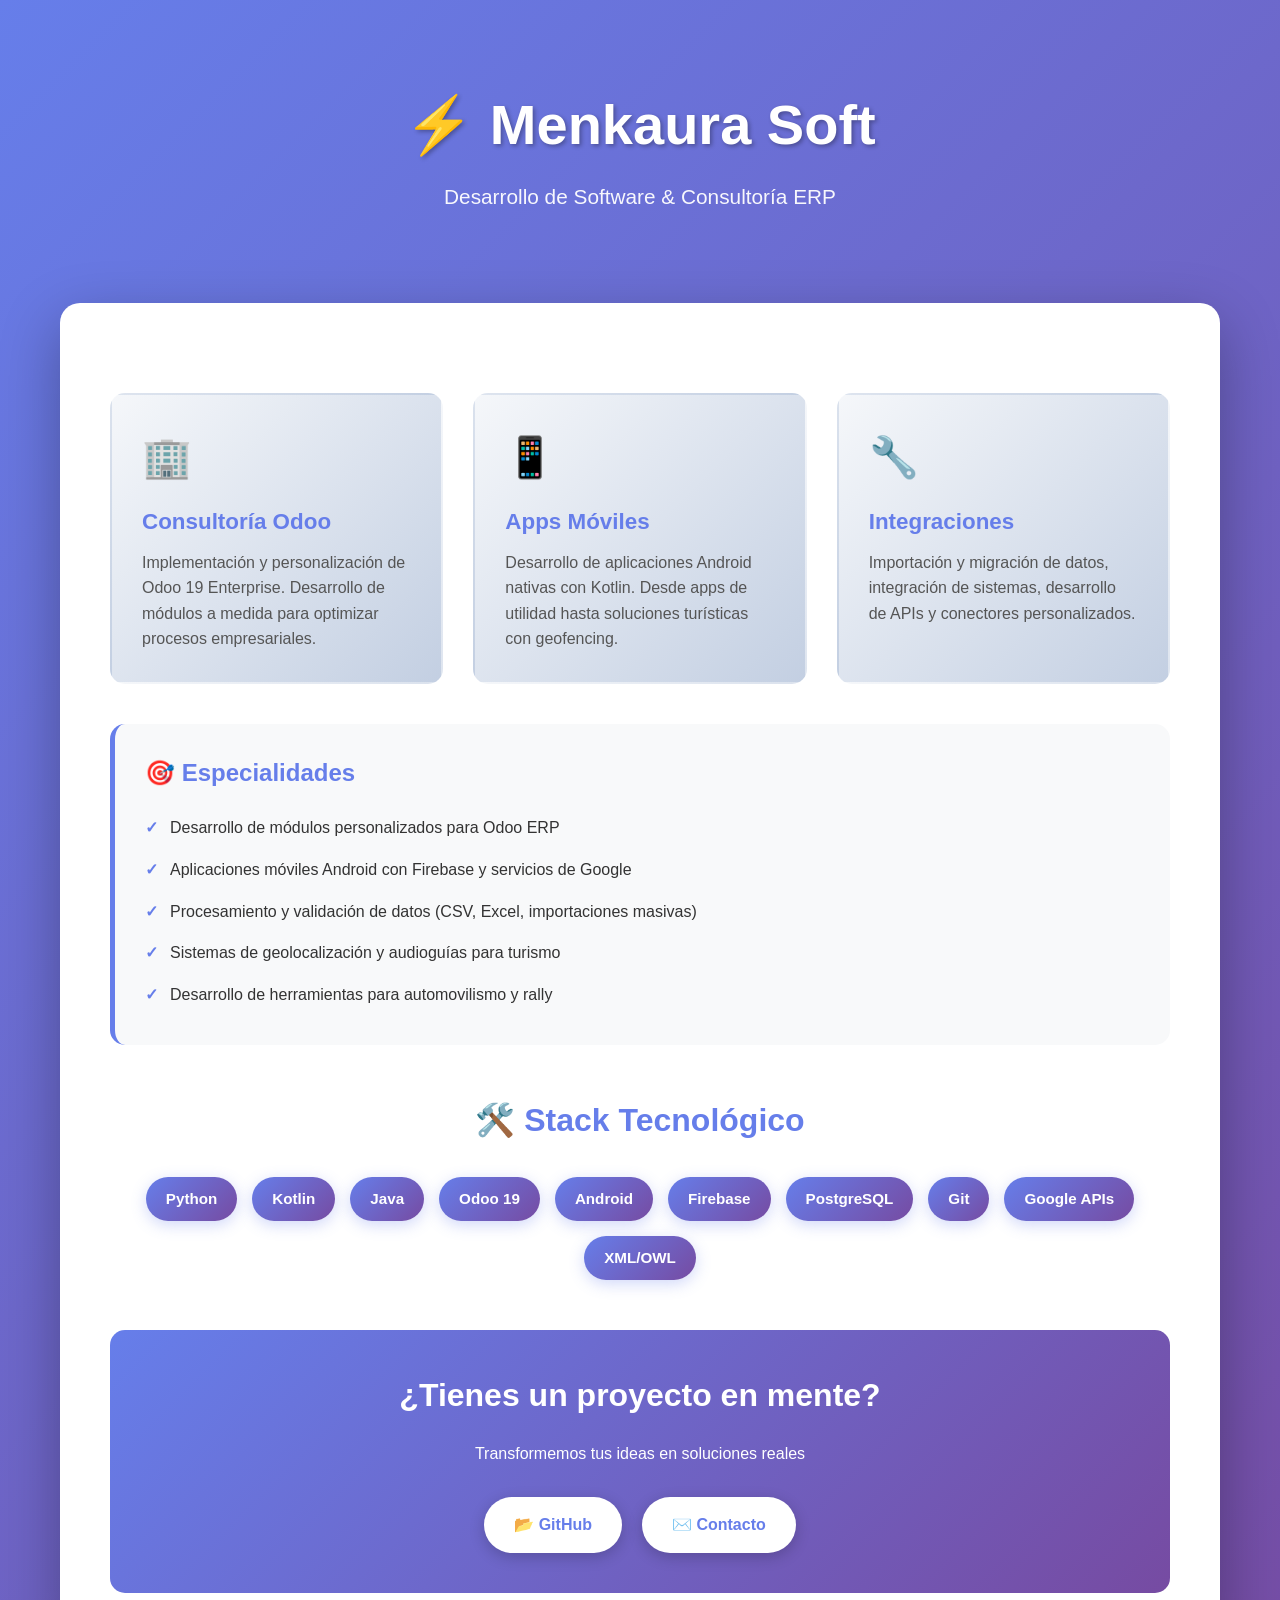
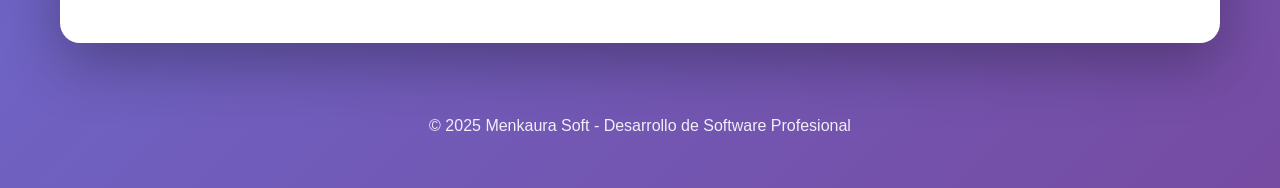
<file: index.html>
<!DOCTYPE html>
<html lang="es">
<head>
    <meta charset="UTF-8">
    <meta name="viewport" content="width=device-width, initial-scale=1.0">
    <title>Menkaura Soft - Desarrollo de Software & Consultoría ERP</title>
    <style>
        * {
            margin: 0;
            padding: 0;
            box-sizing: border-box;
        }

        body {
            font-family: -apple-system, BlinkMacSystemFont, 'Segoe UI', Roboto, Oxygen, Ubuntu, Cantarell, sans-serif;
            line-height: 1.6;
            color: #333;
            background: linear-gradient(135deg, #667eea 0%, #764ba2 100%);
            min-height: 100vh;
        }

        .container {
            max-width: 1200px;
            margin: 0 auto;
            padding: 20px;
        }

        header {
            text-align: center;
            padding: 60px 20px;
            color: white;
        }

        .logo {
            font-size: 3.5em;
            font-weight: 700;
            margin-bottom: 10px;
            text-shadow: 2px 2px 4px rgba(0,0,0,0.3);
        }

        .tagline {
            font-size: 1.3em;
            opacity: 0.95;
            margin-bottom: 30px;
        }

        .main-content {
            background: white;
            border-radius: 20px;
            padding: 50px;
            box-shadow: 0 20px 60px rgba(0,0,0,0.3);
            margin-bottom: 40px;
        }

        .services {
            display: grid;
            grid-template-columns: repeat(auto-fit, minmax(280px, 1fr));
            gap: 30px;
            margin: 40px 0;
        }

        .service-card {
            padding: 30px;
            border-radius: 15px;
            background: linear-gradient(135deg, #f5f7fa 0%, #c3cfe2 100%);
            transition: transform 0.3s ease, box-shadow 0.3s ease;
            border: 2px solid transparent;
        }

        .service-card:hover {
            transform: translateY(-5px);
            box-shadow: 0 10px 30px rgba(102, 126, 234, 0.3);
            border-color: #667eea;
        }

        .service-icon {
            font-size: 2.5em;
            margin-bottom: 15px;
        }

        .service-card h3 {
            color: #667eea;
            margin-bottom: 10px;
            font-size: 1.4em;
        }

        .service-card p {
            color: #555;
            line-height: 1.6;
        }

        .tech-stack {
            margin: 50px 0;
            text-align: center;
        }

        .tech-stack h2 {
            color: #667eea;
            margin-bottom: 30px;
            font-size: 2em;
        }

        .tech-badges {
            display: flex;
            flex-wrap: wrap;
            gap: 15px;
            justify-content: center;
        }

        .tech-badge {
            background: linear-gradient(135deg, #667eea 0%, #764ba2 100%);
            color: white;
            padding: 10px 20px;
            border-radius: 25px;
            font-weight: 600;
            font-size: 0.95em;
            box-shadow: 0 4px 15px rgba(102, 126, 234, 0.3);
        }

        .cta-section {
            text-align: center;
            padding: 40px;
            background: linear-gradient(135deg, #667eea 0%, #764ba2 100%);
            border-radius: 15px;
            color: white;
            margin-top: 40px;
        }

        .cta-section h2 {
            font-size: 2em;
            margin-bottom: 20px;
        }

        .contact-links {
            display: flex;
            gap: 20px;
            justify-content: center;
            margin-top: 30px;
            flex-wrap: wrap;
        }

        .contact-btn {
            display: inline-block;
            padding: 15px 30px;
            background: white;
            color: #667eea;
            text-decoration: none;
            border-radius: 30px;
            font-weight: 600;
            transition: transform 0.3s ease, box-shadow 0.3s ease;
            box-shadow: 0 4px 15px rgba(0,0,0,0.2);
        }

        .contact-btn:hover {
            transform: translateY(-3px);
            box-shadow: 0 6px 20px rgba(0,0,0,0.3);
        }

        .specialization {
            background: #f8f9fa;
            padding: 30px;
            border-radius: 15px;
            margin: 30px 0;
            border-left: 5px solid #667eea;
        }

        .specialization h3 {
            color: #667eea;
            margin-bottom: 15px;
            font-size: 1.5em;
        }

        .specialization ul {
            list-style: none;
            padding-left: 0;
        }

        .specialization li {
            padding: 8px 0;
            padding-left: 25px;
            position: relative;
        }

        .specialization li:before {
            content: "✓";
            position: absolute;
            left: 0;
            color: #667eea;
            font-weight: bold;
        }

        footer {
            text-align: center;
            padding: 30px;
            color: white;
            opacity: 0.9;
        }

        @media (max-width: 768px) {
            .logo {
                font-size: 2.5em;
            }

            .main-content {
                padding: 30px 20px;
            }

            .services {
                grid-template-columns: 1fr;
            }

            .contact-links {
                flex-direction: column;
                align-items: center;
            }
        }
    </style>
</head>
<body>
    <div class="container">
        <header>
            <div class="logo">⚡ Menkaura Soft</div>
            <p class="tagline">Desarrollo de Software & Consultoría ERP</p>
        </header>

        <div class="main-content">
            <div class="services">
                <div class="service-card">
                    <div class="service-icon">🏢</div>
                    <h3>Consultoría Odoo</h3>
                    <p>Implementación y personalización de Odoo 19 Enterprise. Desarrollo de módulos a medida para optimizar procesos empresariales.</p>
                </div>

                <div class="service-card">
                    <div class="service-icon">📱</div>
                    <h3>Apps Móviles</h3>
                    <p>Desarrollo de aplicaciones Android nativas con Kotlin. Desde apps de utilidad hasta soluciones turísticas con geofencing.</p>
                </div>

                <div class="service-card">
                    <div class="service-icon">🔧</div>
                    <h3>Integraciones</h3>
                    <p>Importación y migración de datos, integración de sistemas, desarrollo de APIs y conectores personalizados.</p>
                </div>
            </div>

            <div class="specialization">
                <h3>🎯 Especialidades</h3>
                <ul>
                    <li>Desarrollo de módulos personalizados para Odoo ERP</li>
                    <li>Aplicaciones móviles Android con Firebase y servicios de Google</li>
                    <li>Procesamiento y validación de datos (CSV, Excel, importaciones masivas)</li>
                    <li>Sistemas de geolocalización y audioguías para turismo</li>
                    <li>Desarrollo de herramientas para automovilismo y rally</li>
                </ul>
            </div>

            <div class="tech-stack">
                <h2>🛠️ Stack Tecnológico</h2>
                <div class="tech-badges">
                    <span class="tech-badge">Python</span>
                    <span class="tech-badge">Kotlin</span>
                    <span class="tech-badge">Java</span>
                    <span class="tech-badge">Odoo 19</span>
                    <span class="tech-badge">Android</span>
                    <span class="tech-badge">Firebase</span>
                    <span class="tech-badge">PostgreSQL</span>
                    <span class="tech-badge">Git</span>
                    <span class="tech-badge">Google APIs</span>
                    <span class="tech-badge">XML/OWL</span>
                </div>
            </div>

            <div class="cta-section">
                <h2>¿Tienes un proyecto en mente?</h2>
                <p>Transformemos tus ideas en soluciones reales</p>
                <div class="contact-links">
                    <a href="https://github.com/menkaurasoft" class="contact-btn">📂 GitHub</a>
                    <a href="mailto:contacto@menkuarasoft.com" class="contact-btn">✉️ Contacto</a>
                </div>
            </div>
        </div>

        <footer>
            <p>&copy; 2025 Menkaura Soft - Desarrollo de Software Profesional</p>
        </footer>
    </div>
</body>
</html>
</file>
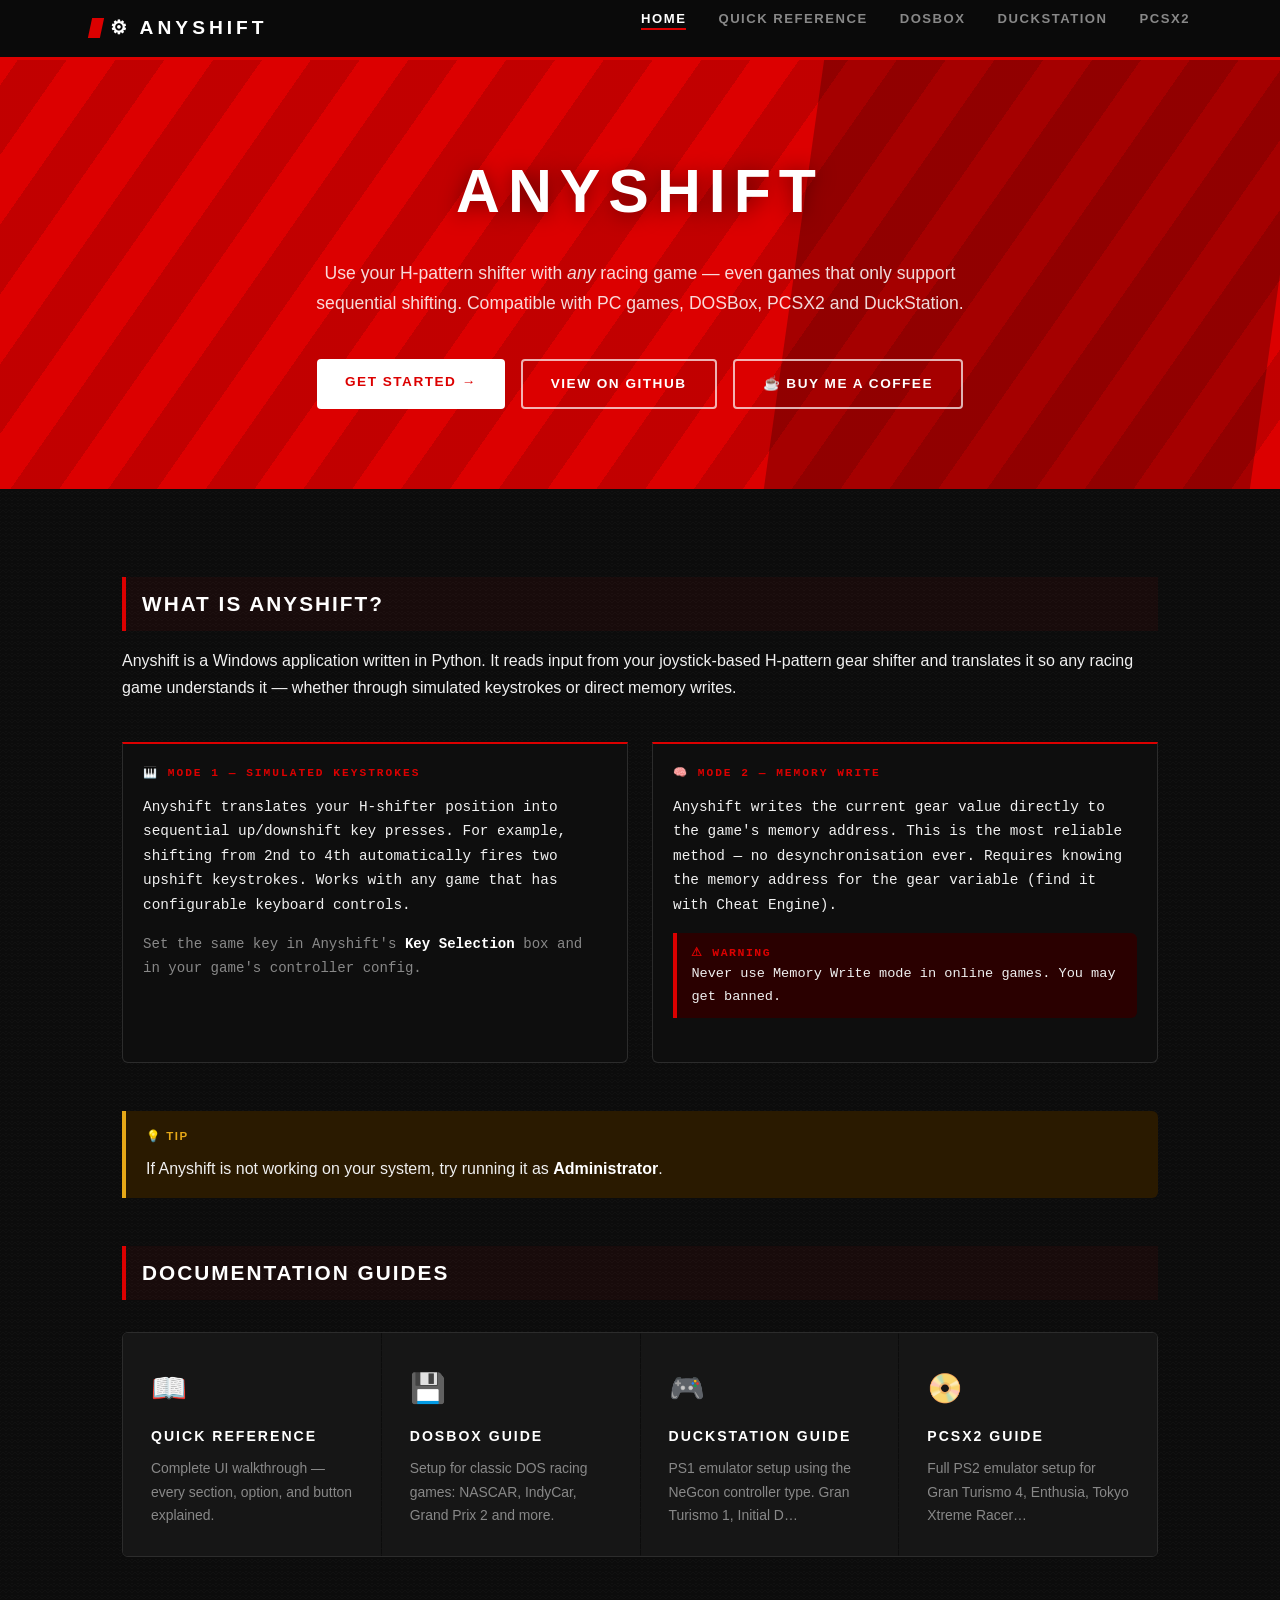
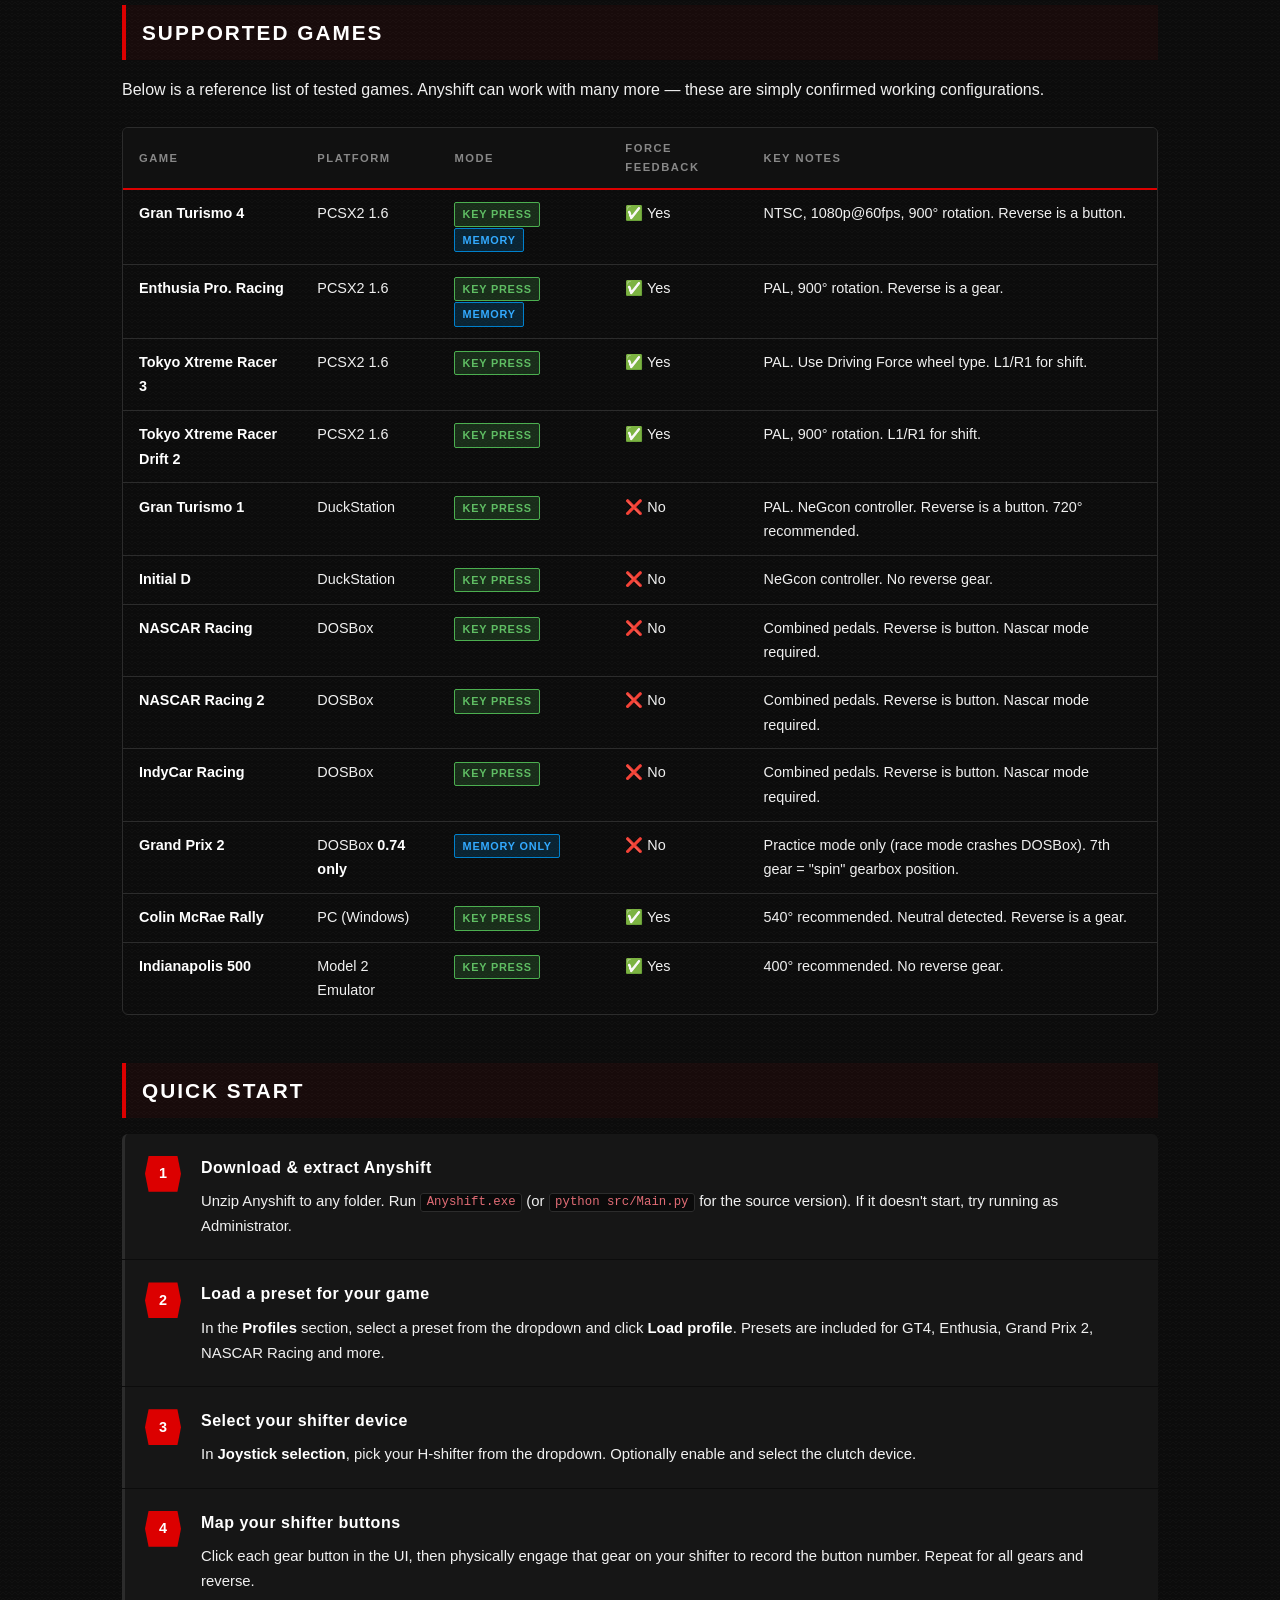
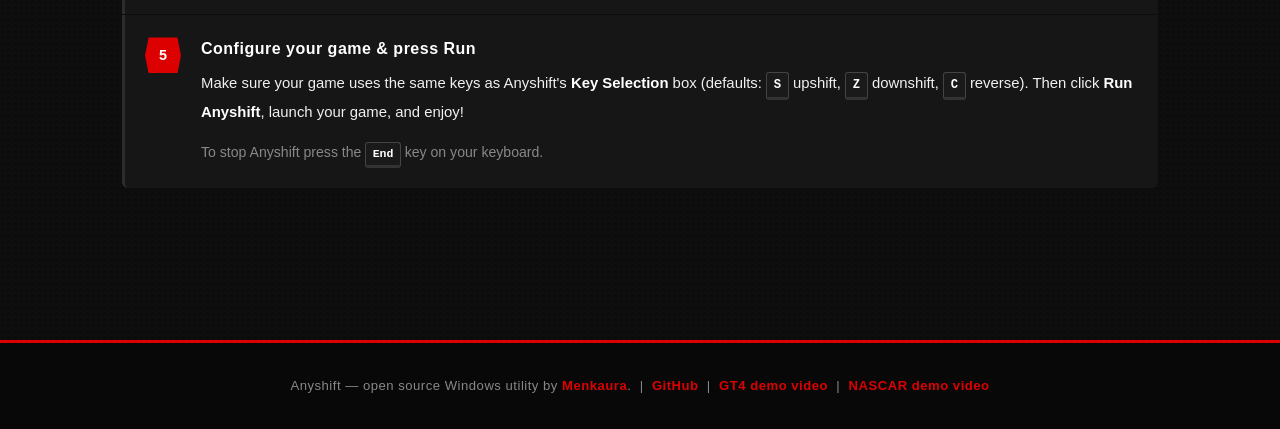
<file: AnyShift/index.html>
<!DOCTYPE html>
<html lang="en">
<head>
  <meta charset="UTF-8" />
  <meta name="viewport" content="width=device-width, initial-scale=1.0" />
  <title>Anyshift — H-Shifter for Any Racing Game</title>
  <link rel="stylesheet" href="style.css" />
</head>
<body>

<!-- ── Navigation ── -->
<nav class="navbar">
  <div class="nav-container">
    <a href="index.html" class="nav-brand">⚙ ANYSHIFT</a>
    <ul class="nav-links">
      <li><a href="index.html" class="active">Home</a></li>
      <li><a href="quick-reference.html">Quick Reference</a></li>
      <li><a href="dosbox.html">DOSBox</a></li>
      <li><a href="duckstation.html">DuckStation</a></li>
      <li><a href="pcsx2.html">PCSX2</a></li>
    </ul>
  </div>
</nav>

<!-- ── Hero ── -->
<section class="hero">
  <h1>ANYSHIFT</h1>
  <p class="tagline">
    Use your H-pattern shifter with <em>any</em> racing game — even games that only support
    sequential shifting. Compatible with PC games, DOSBox, PCSX2 and DuckStation.
  </p>
  <div class="hero-actions">
    <a href="quick-reference.html" class="btn">Get Started →</a>
    <a href="https://github.com/Menkaura81/Anyshift" class="btn btn-outline">View on GitHub</a>
    <a href="https://www.buymeacoffee.com/Menkaura" class="btn btn-outline">☕ Buy me a coffee</a>
  </div>
</section>

<!-- ── What is Anyshift ── -->
<div class="container-wide">
  <section style="margin: 3rem 0;">
    <h2>What is Anyshift?</h2>
    <p>
      Anyshift is a Windows application written in Python. It reads input from your joystick-based
      H-pattern gear shifter and translates it so any racing game understands it — whether through
      simulated keystrokes or direct memory writes.
    </p>

    <div class="two-col" style="margin-top:1.5rem;">
      <div class="ui-section-box">
        <div class="ui-section-label">🎹 Mode 1 — Simulated Keystrokes</div>
        <p style="font-size:.9rem;">
          Anyshift translates your H-shifter position into sequential up/downshift key presses.
          For example, shifting from 2nd to 4th automatically fires two upshift keystrokes.
          Works with any game that has configurable keyboard controls.
        </p>
        <p style="font-size:.88rem; color:var(--text-muted); margin-top:.75rem;">
          Set the same key in Anyshift's <strong>Key Selection</strong> box and in your game's controller config.
        </p>
      </div>
      <div class="ui-section-box">
        <div class="ui-section-label">🧠 Mode 2 — Memory Write</div>
        <p style="font-size:.9rem;">
          Anyshift writes the current gear value directly to the game's memory address.
          This is the most reliable method — no desynchronisation ever. Requires knowing
          the memory address for the gear variable (find it with Cheat Engine).
        </p>
        <div class="callout callout-danger" style="margin-top:.75rem; font-size:.85rem; padding:.6rem .9rem;">
          <div class="callout-title">⚠ Warning</div>
          Never use Memory Write mode in online games. You may get banned.
        </div>
      </div>
    </div>

    <div class="callout callout-warning">
      <div class="callout-title">💡 Tip</div>
      If Anyshift is not working on your system, try running it as <strong>Administrator</strong>.
    </div>
  </section>

  <!-- ── Guides ── -->
  <section style="margin-bottom: 3rem;">
    <h2>Documentation Guides</h2>
    <div class="guide-grid">
      <a href="quick-reference.html" class="guide-card">
        <span class="card-icon">📖</span>
        <h3>Quick Reference</h3>
        <p>Complete UI walkthrough — every section, option, and button explained.</p>
      </a>
      <a href="dosbox.html" class="guide-card">
        <span class="card-icon">💾</span>
        <h3>DOSBox Guide</h3>
        <p>Setup for classic DOS racing games: NASCAR, IndyCar, Grand Prix 2 and more.</p>
      </a>
      <a href="duckstation.html" class="guide-card">
        <span class="card-icon">🎮</span>
        <h3>DuckStation Guide</h3>
        <p>PS1 emulator setup using the NeGcon controller type. Gran Turismo 1, Initial D…</p>
      </a>
      <a href="pcsx2.html" class="guide-card">
        <span class="card-icon">📀</span>
        <h3>PCSX2 Guide</h3>
        <p>Full PS2 emulator setup for Gran Turismo 4, Enthusia, Tokyo Xtreme Racer…</p>
      </a>
    </div>
  </section>

  <!-- ── Supported Games ── -->
  <section style="margin-bottom: 3rem;">
    <h2>Supported Games</h2>
    <p>
      Below is a reference list of tested games. Anyshift can work with many more —
      these are simply confirmed working configurations.
    </p>

    <div class="table-wrap">
      <table>
        <thead>
          <tr>
            <th>Game</th>
            <th>Platform</th>
            <th>Mode</th>
            <th>Force Feedback</th>
            <th>Key Notes</th>
          </tr>
        </thead>
        <tbody>
          <tr>
            <td><strong>Gran Turismo 4</strong></td>
            <td>PCSX2 1.6</td>
            <td><span class="badge badge-green">Key Press</span> <span class="badge badge-blue">Memory</span></td>
            <td>✅ Yes</td>
            <td>NTSC, 1080p@60fps, 900° rotation. Reverse is a button.</td>
          </tr>
          <tr>
            <td><strong>Enthusia Pro. Racing</strong></td>
            <td>PCSX2 1.6</td>
            <td><span class="badge badge-green">Key Press</span> <span class="badge badge-blue">Memory</span></td>
            <td>✅ Yes</td>
            <td>PAL, 900° rotation. Reverse is a gear.</td>
          </tr>
          <tr>
            <td><strong>Tokyo Xtreme Racer 3</strong></td>
            <td>PCSX2 1.6</td>
            <td><span class="badge badge-green">Key Press</span></td>
            <td>✅ Yes</td>
            <td>PAL. Use Driving Force wheel type. L1/R1 for shift.</td>
          </tr>
          <tr>
            <td><strong>Tokyo Xtreme Racer Drift 2</strong></td>
            <td>PCSX2 1.6</td>
            <td><span class="badge badge-green">Key Press</span></td>
            <td>✅ Yes</td>
            <td>PAL, 900° rotation. L1/R1 for shift.</td>
          </tr>
          <tr>
            <td><strong>Gran Turismo 1</strong></td>
            <td>DuckStation</td>
            <td><span class="badge badge-green">Key Press</span></td>
            <td>❌ No</td>
            <td>PAL. NeGcon controller. Reverse is a button. 720° recommended.</td>
          </tr>
          <tr>
            <td><strong>Initial D</strong></td>
            <td>DuckStation</td>
            <td><span class="badge badge-green">Key Press</span></td>
            <td>❌ No</td>
            <td>NeGcon controller. No reverse gear.</td>
          </tr>
          <tr>
            <td><strong>NASCAR Racing</strong></td>
            <td>DOSBox</td>
            <td><span class="badge badge-green">Key Press</span></td>
            <td>❌ No</td>
            <td>Combined pedals. Reverse is button. Nascar mode required.</td>
          </tr>
          <tr>
            <td><strong>NASCAR Racing 2</strong></td>
            <td>DOSBox</td>
            <td><span class="badge badge-green">Key Press</span></td>
            <td>❌ No</td>
            <td>Combined pedals. Reverse is button. Nascar mode required.</td>
          </tr>
          <tr>
            <td><strong>IndyCar Racing</strong></td>
            <td>DOSBox</td>
            <td><span class="badge badge-green">Key Press</span></td>
            <td>❌ No</td>
            <td>Combined pedals. Reverse is button. Nascar mode required.</td>
          </tr>
          <tr>
            <td><strong>Grand Prix 2</strong></td>
            <td>DOSBox <strong>0.74 only</strong></td>
            <td><span class="badge badge-blue">Memory only</span></td>
            <td>❌ No</td>
            <td>Practice mode only (race mode crashes DOSBox). 7th gear = "spin" gearbox position.</td>
          </tr>
          <tr>
            <td><strong>Colin McRae Rally</strong></td>
            <td>PC (Windows)</td>
            <td><span class="badge badge-green">Key Press</span></td>
            <td>✅ Yes</td>
            <td>540° recommended. Neutral detected. Reverse is a gear.</td>
          </tr>
          <tr>
            <td><strong>Indianapolis 500</strong></td>
            <td>Model 2 Emulator</td>
            <td><span class="badge badge-green">Key Press</span></td>
            <td>✅ Yes</td>
            <td>400° recommended. No reverse gear.</td>
          </tr>
        </tbody>
      </table>
    </div>
  </section>

  <!-- ── Quick Start ── -->
  <section style="margin-bottom: 3rem;">
    <h2>Quick Start</h2>
    <ol class="steps">
      <li class="step">
        <div class="step-content">
          <h4>Download &amp; extract Anyshift</h4>
          <p>Unzip Anyshift to any folder. Run <code>Anyshift.exe</code> (or <code>python src/Main.py</code> for the source version). If it doesn't start, try running as Administrator.</p>
        </div>
      </li>
      <li class="step">
        <div class="step-content">
          <h4>Load a preset for your game</h4>
          <p>In the <strong>Profiles</strong> section, select a preset from the dropdown and click <strong>Load profile</strong>. Presets are included for GT4, Enthusia, Grand Prix 2, NASCAR Racing and more.</p>
        </div>
      </li>
      <li class="step">
        <div class="step-content">
          <h4>Select your shifter device</h4>
          <p>In <strong>Joystick selection</strong>, pick your H-shifter from the dropdown. Optionally enable and select the clutch device.</p>
        </div>
      </li>
      <li class="step">
        <div class="step-content">
          <h4>Map your shifter buttons</h4>
          <p>Click each gear button in the UI, then physically engage that gear on your shifter to record the button number. Repeat for all gears and reverse.</p>
        </div>
      </li>
      <li class="step">
        <div class="step-content">
          <h4>Configure your game &amp; press Run</h4>
          <p>Make sure your game uses the same keys as Anyshift's <strong>Key Selection</strong> box (defaults: <kbd>S</kbd> upshift, <kbd>Z</kbd> downshift, <kbd>C</kbd> reverse). Then click <strong>Run Anyshift</strong>, launch your game, and enjoy!</p>
          <p style="margin-top:.5rem;font-size:.88rem;color:var(--text-muted);">To stop Anyshift press the <kbd>End</kbd> key on your keyboard.</p>
        </div>
      </li>
    </ol>
  </section>
</div>

<!-- ── Footer ── -->
<footer>
  <p>
    Anyshift — open source Windows utility by <a href="https://www.buymeacoffee.com/Menkaura">Menkaura</a>.
    &nbsp;|&nbsp; <a href="https://github.com/Menkaura81/Anyshift">GitHub</a>
    &nbsp;|&nbsp; <a href="https://www.youtube.com/watch?v=ijPjmBfR4QU">GT4 demo video</a>
    &nbsp;|&nbsp; <a href="https://www.youtube.com/watch?v=WRI1p6f5Af8">NASCAR demo video</a>
  </p>
</footer>

</body>
</html>
</file>
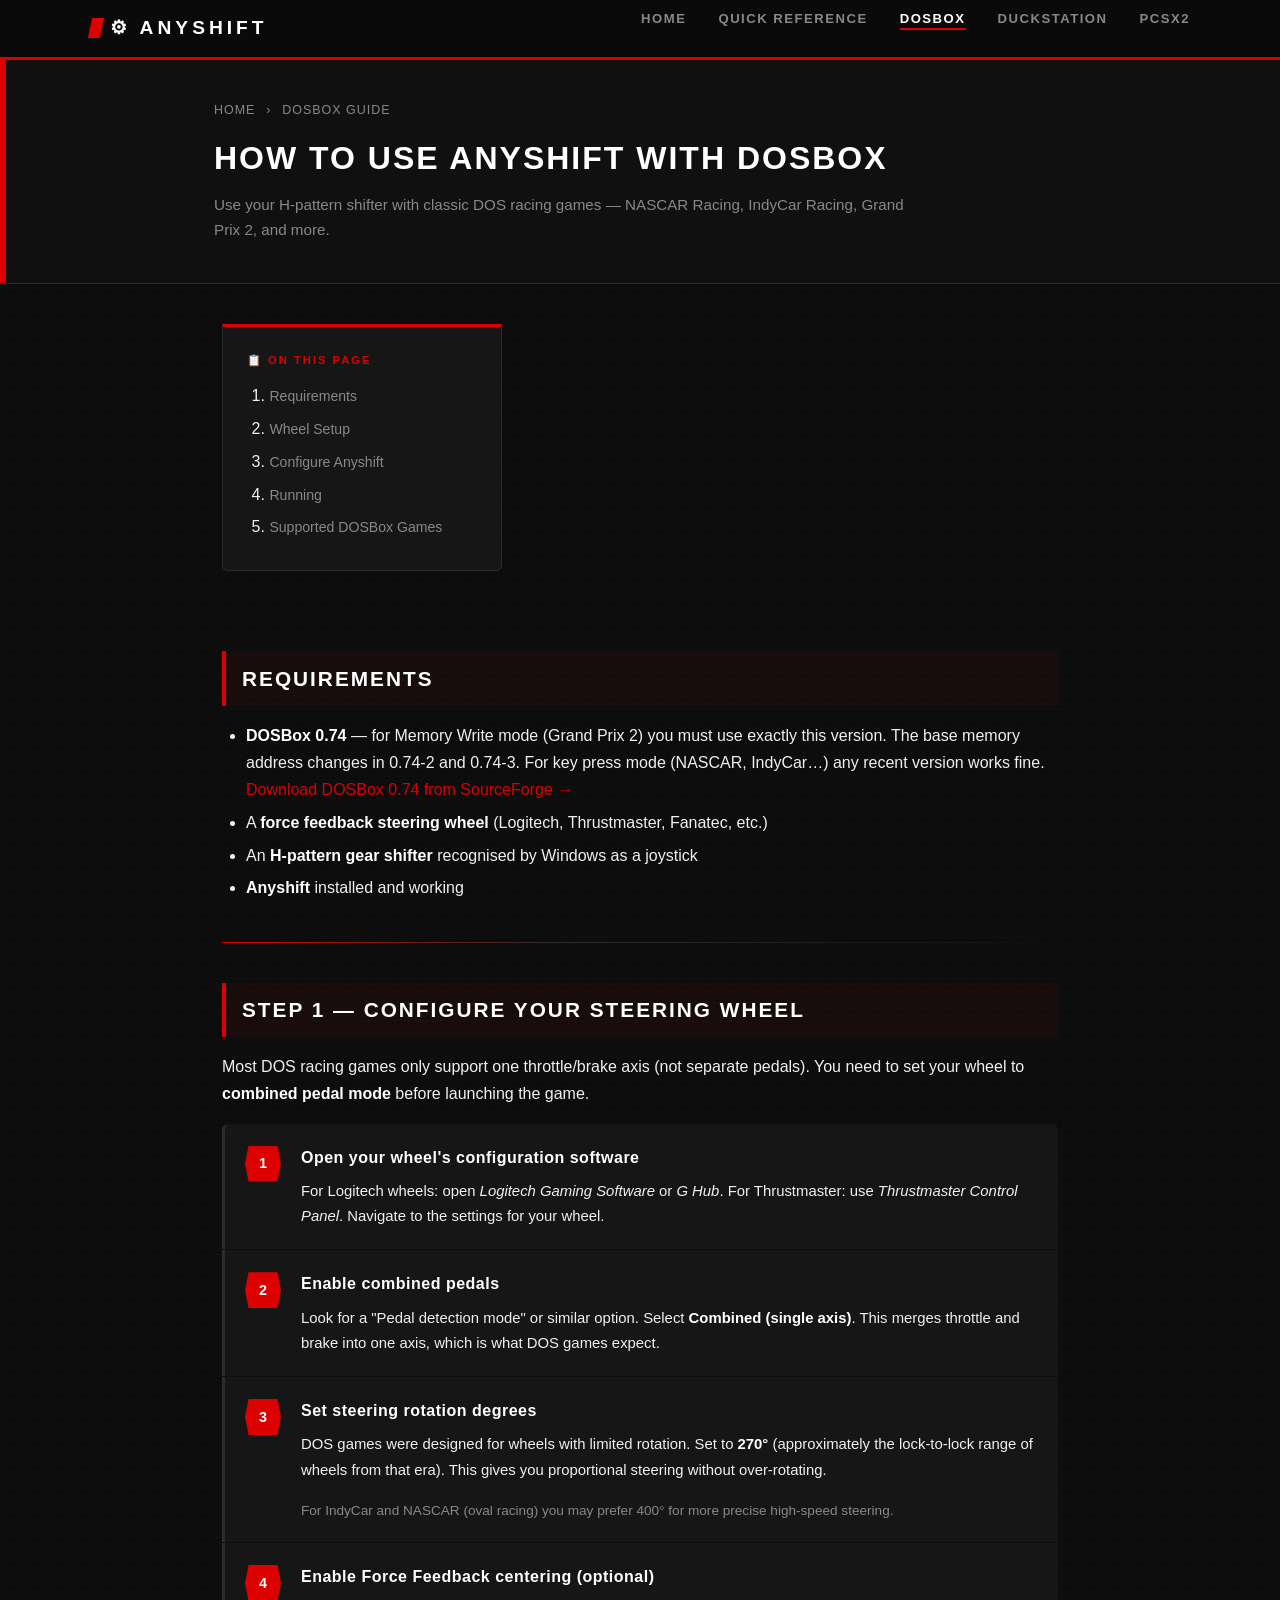
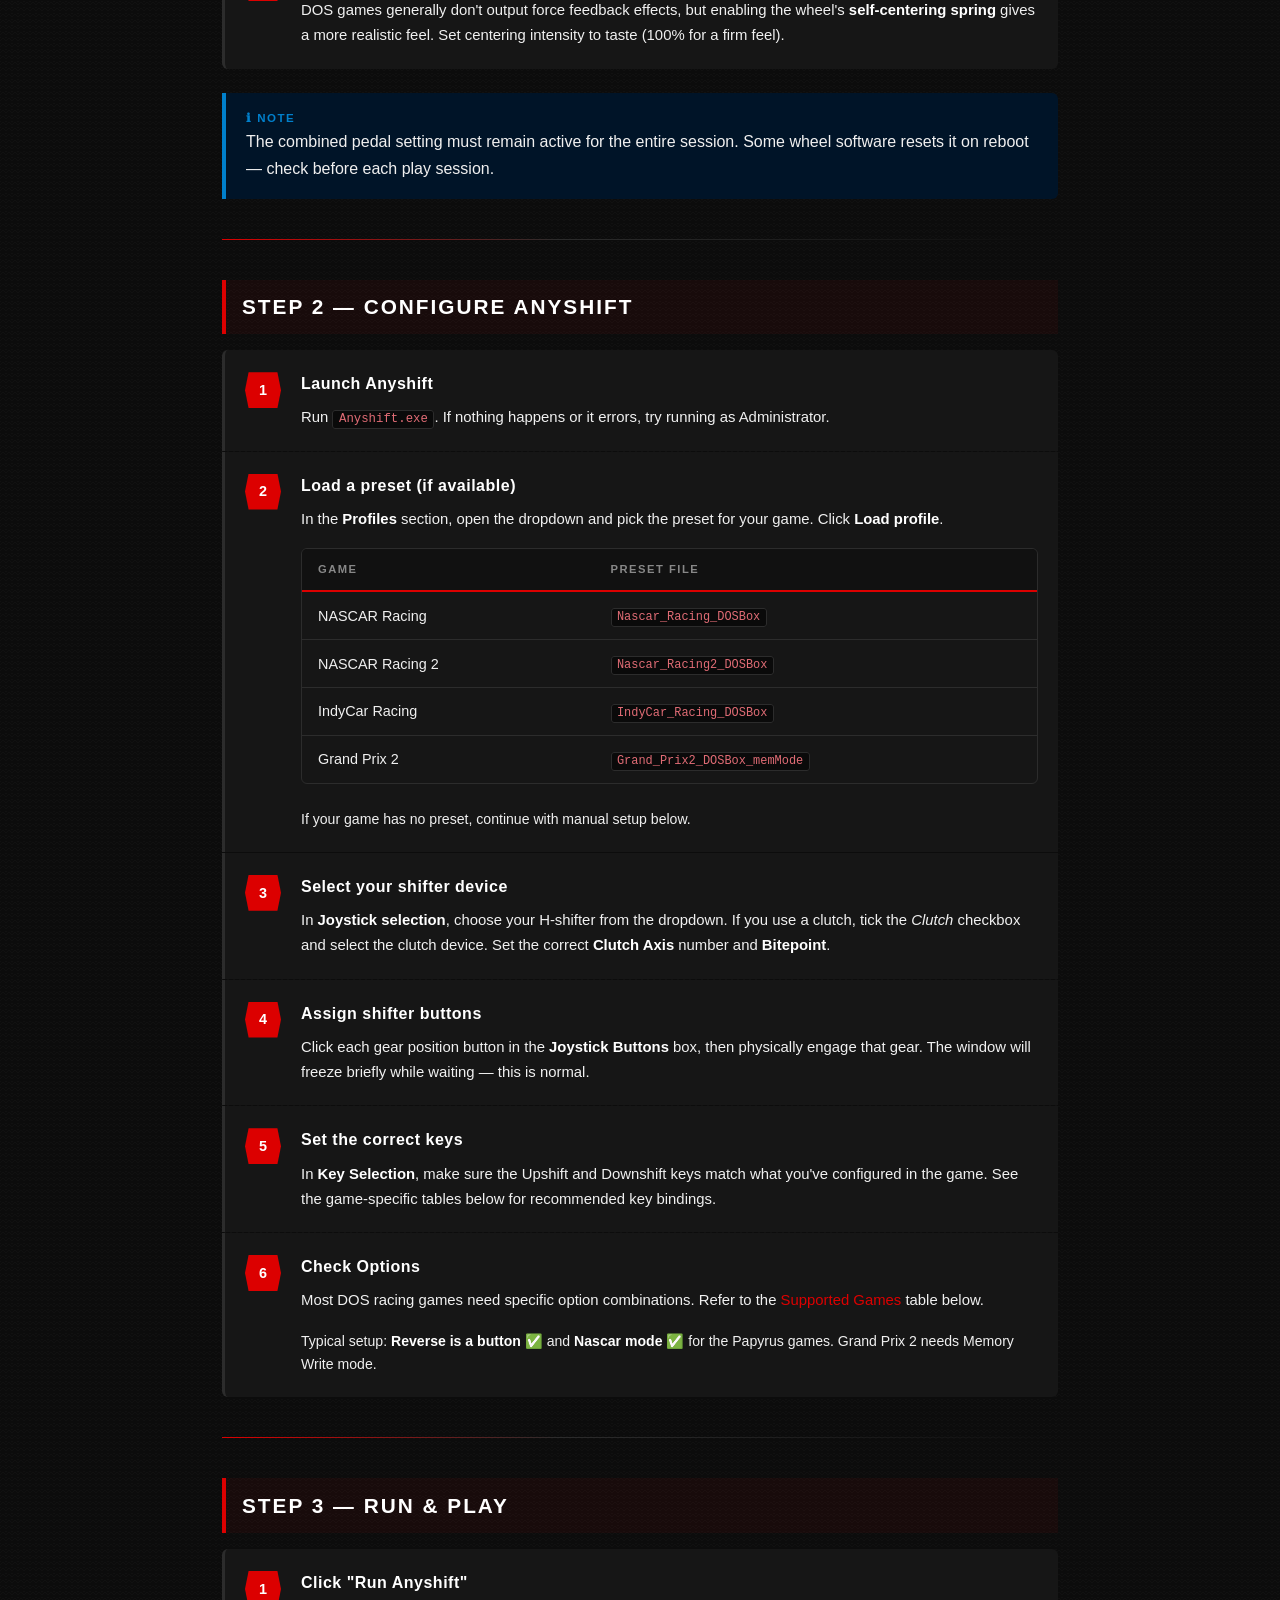
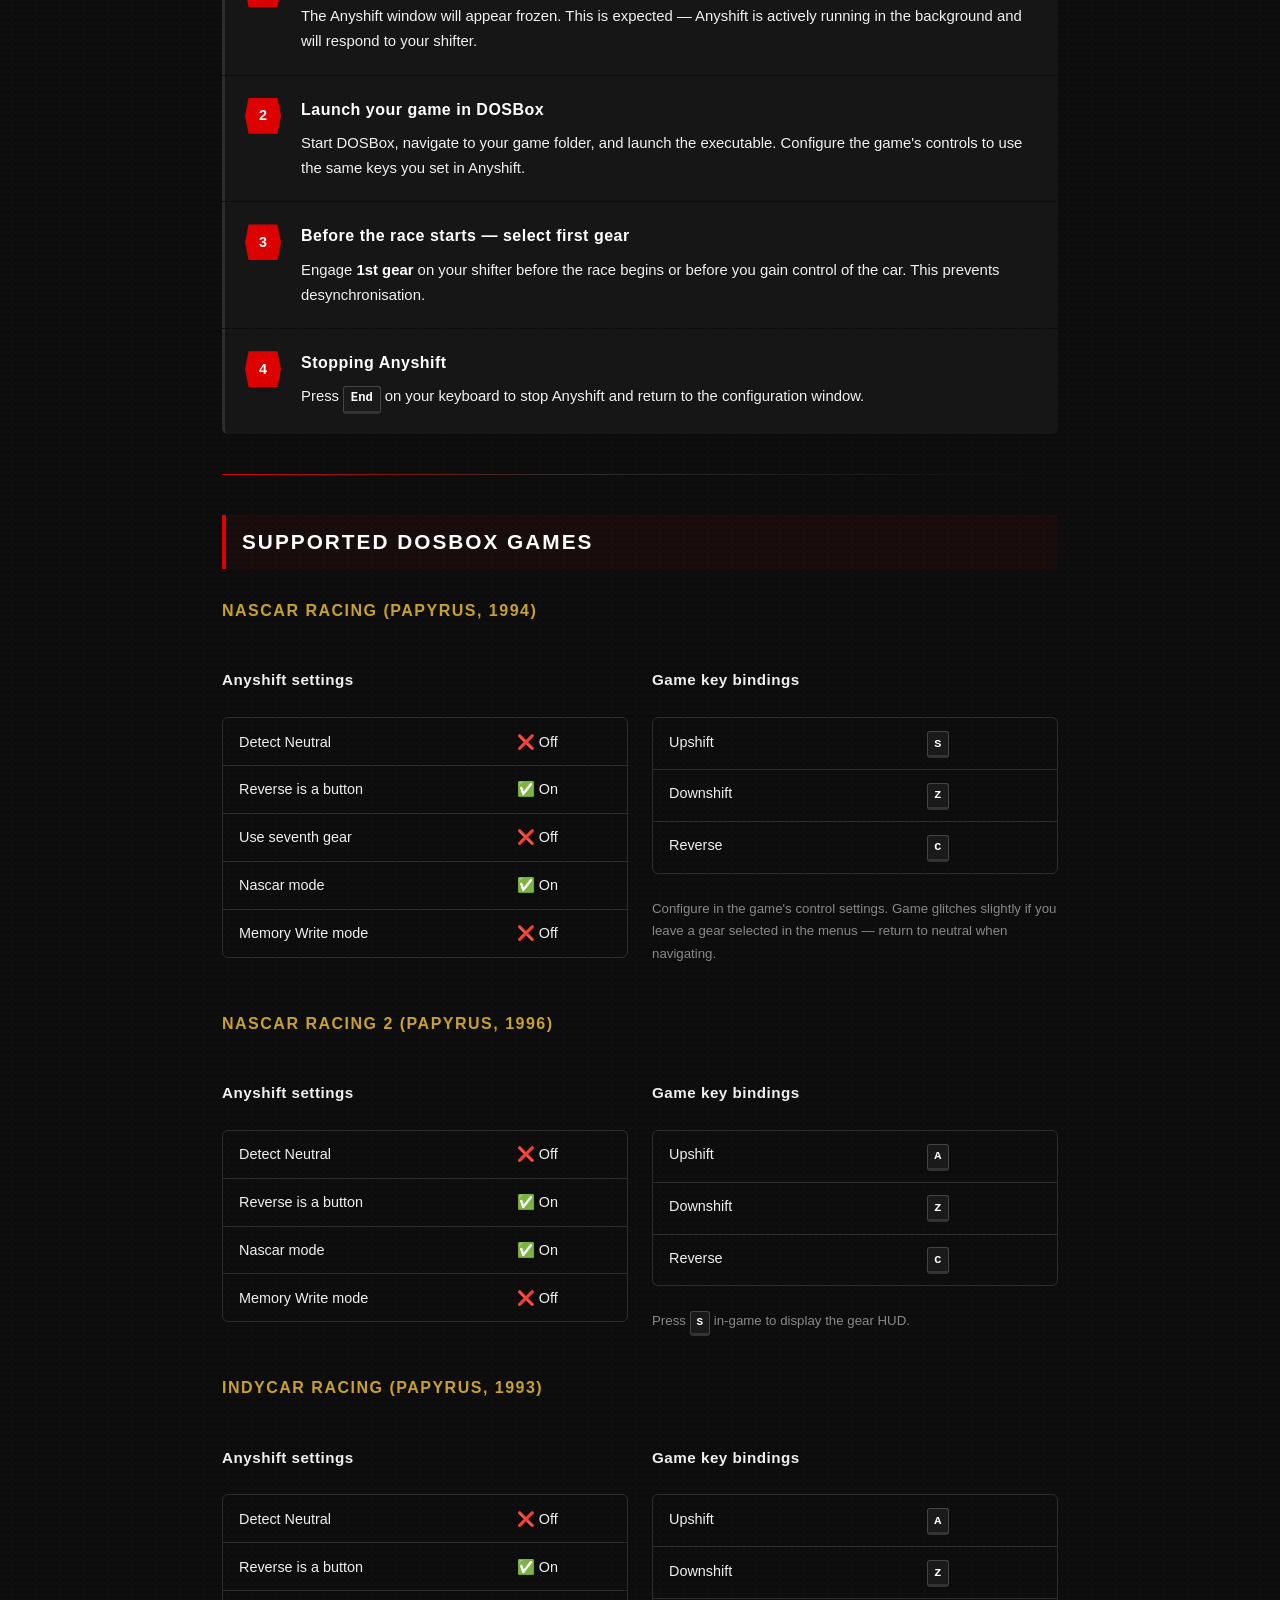
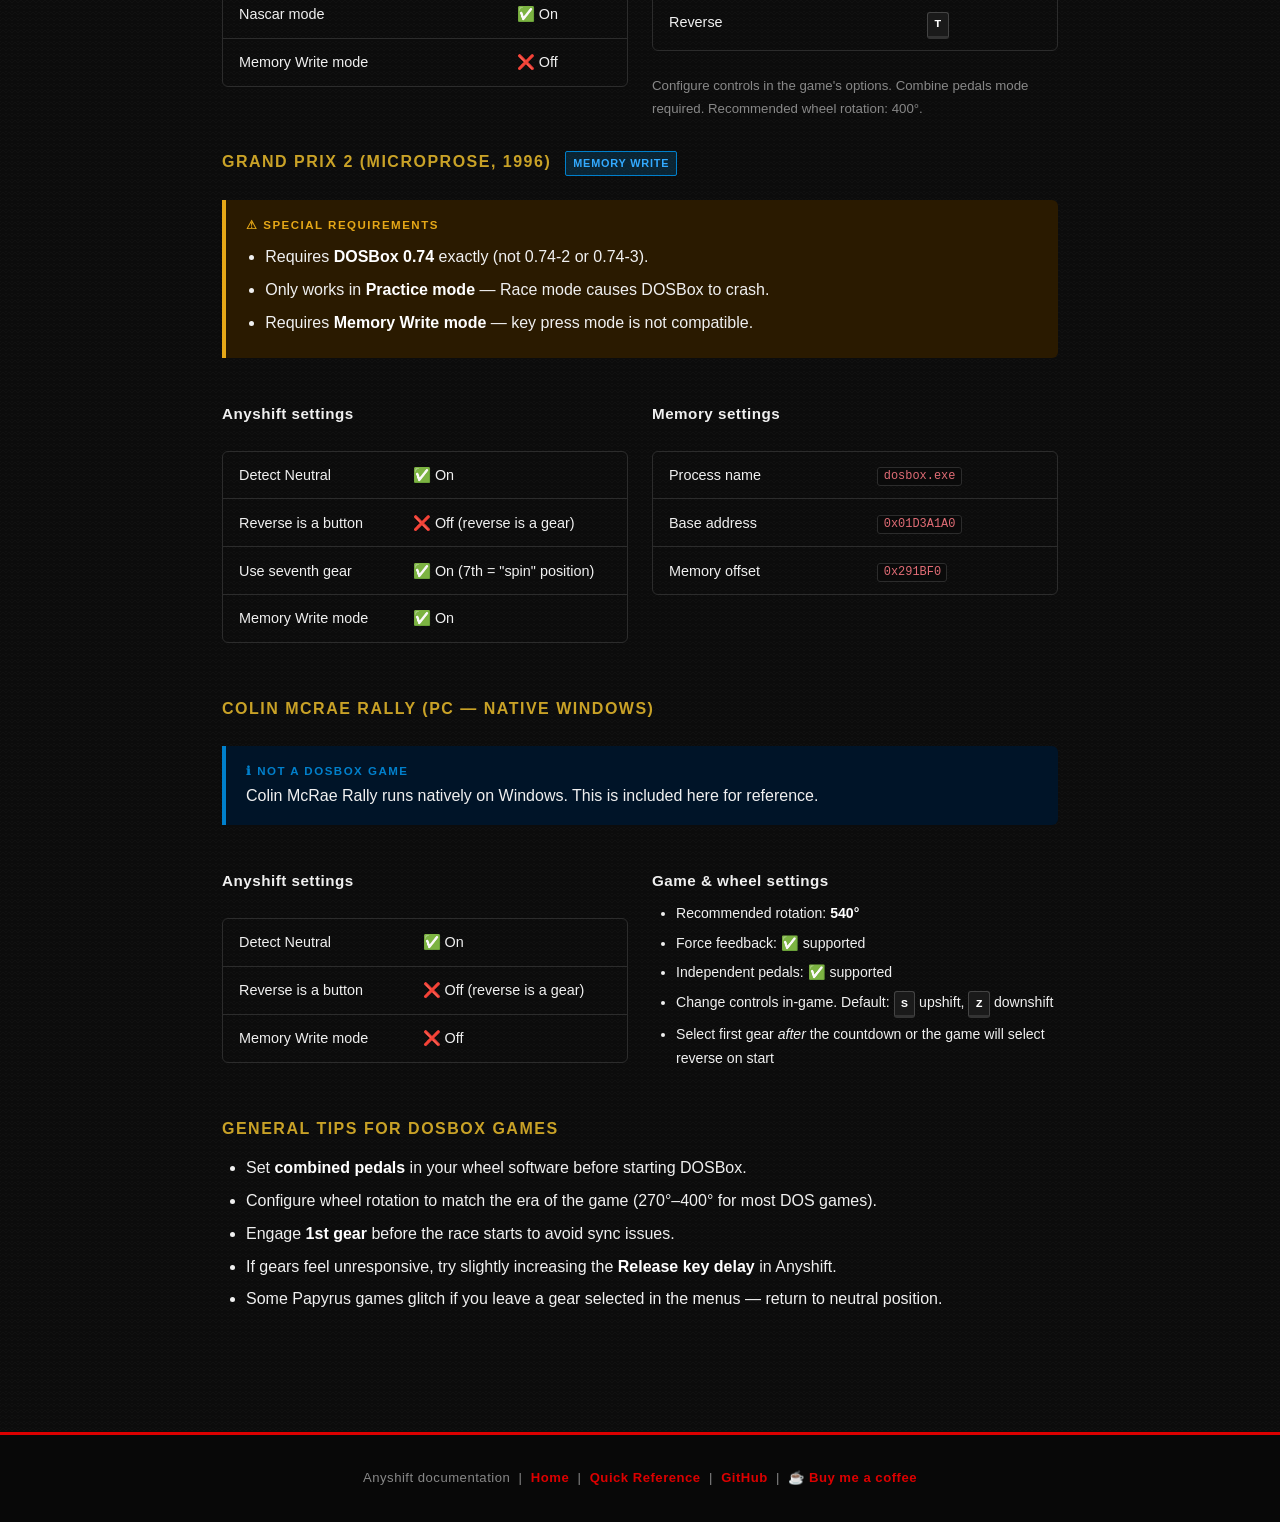
<file: AnyShift/dosbox.html>
<!DOCTYPE html>
<html lang="en">
<head>
  <meta charset="UTF-8" />
  <meta name="viewport" content="width=device-width, initial-scale=1.0" />
  <title>DOSBox Guide — Anyshift Docs</title>
  <link rel="stylesheet" href="style.css" />
</head>
<body>

<!-- ── Navigation ── -->
<nav class="navbar">
  <div class="nav-container">
    <a href="index.html" class="nav-brand">⚙ ANYSHIFT</a>
    <ul class="nav-links">
      <li><a href="index.html">Home</a></li>
      <li><a href="quick-reference.html">Quick Reference</a></li>
      <li><a href="dosbox.html" class="active">DOSBox</a></li>
      <li><a href="duckstation.html">DuckStation</a></li>
      <li><a href="pcsx2.html">PCSX2</a></li>
    </ul>
  </div>
</nav>

<!-- ── Page Header ── -->
<div class="page-header">
  <div class="page-header-inner">
    <div class="breadcrumb"><a href="index.html">Home</a> <span>›</span> DOSBox Guide</div>
    <h1>How to Use Anyshift with DOSBox</h1>
    <p>
      Use your H-pattern shifter with classic DOS racing games — NASCAR Racing, IndyCar Racing,
      Grand Prix 2, and more.
    </p>
  </div>
</div>

<div class="container">

  <!-- ── TOC ── -->
  <div class="toc">
    <h4>📋 On this page</h4>
    <ol>
      <li><a href="#requirements">Requirements</a></li>
      <li><a href="#wheel-setup">Wheel Setup</a></li>
      <li><a href="#anyshift-setup">Configure Anyshift</a></li>
      <li><a href="#running">Running</a></li>
      <li><a href="#games">Supported DOSBox Games</a></li>
    </ol>
  </div>

  <!-- ── Requirements ── -->
  <section id="requirements">
    <h2>Requirements</h2>
    <ul>
      <li>
        <strong>DOSBox 0.74</strong> — for Memory Write mode (Grand Prix 2) you must use
        exactly this version. The base memory address changes in 0.74-2 and 0.74-3.
        For key press mode (NASCAR, IndyCar…) any recent version works fine.
        <br/><a href="https://sourceforge.net/projects/dosbox/files/dosbox/" target="_blank" rel="noopener">Download DOSBox 0.74 from SourceForge →</a>
      </li>
      <li>A <strong>force feedback steering wheel</strong> (Logitech, Thrustmaster, Fanatec, etc.)</li>
      <li>An <strong>H-pattern gear shifter</strong> recognised by Windows as a joystick</li>
      <li><strong>Anyshift</strong> installed and working</li>
    </ul>
  </section>

  <hr class="divider" />

  <!-- ── Wheel Setup ── -->
  <section id="wheel-setup">
    <h2>Step 1 — Configure Your Steering Wheel</h2>

    <p>
      Most DOS racing games only support one throttle/brake axis (not separate pedals).
      You need to set your wheel to <strong>combined pedal mode</strong> before launching
      the game.
    </p>

    <ol class="steps">
      <li class="step">
        <div class="step-content">
          <h4>Open your wheel's configuration software</h4>
          <p>
            For Logitech wheels: open <em>Logitech Gaming Software</em> or <em>G Hub</em>.
            For Thrustmaster: use <em>Thrustmaster Control Panel</em>. Navigate to the
            settings for your wheel.
          </p>
        </div>
      </li>
      <li class="step">
        <div class="step-content">
          <h4>Enable combined pedals</h4>
          <p>
            Look for a "Pedal detection mode" or similar option. Select
            <strong>Combined (single axis)</strong>. This merges throttle and brake into
            one axis, which is what DOS games expect.
          </p>
        </div>
      </li>
      <li class="step">
        <div class="step-content">
          <h4>Set steering rotation degrees</h4>
          <p>
            DOS games were designed for wheels with limited rotation. Set to
            <strong>270°</strong> (approximately the lock-to-lock range of wheels from
            that era). This gives you proportional steering without over-rotating.
          </p>
          <p style="font-size:.85rem; color:var(--text-muted);">
            For IndyCar and NASCAR (oval racing) you may prefer 400° for more precise
            high-speed steering.
          </p>
        </div>
      </li>
      <li class="step">
        <div class="step-content">
          <h4>Enable Force Feedback centering (optional)</h4>
          <p>
            DOS games generally don't output force feedback effects, but enabling the
            wheel's <strong>self-centering spring</strong> gives a more realistic feel.
            Set centering intensity to taste (100% for a firm feel).
          </p>
        </div>
      </li>
    </ol>

    <div class="callout callout-info">
      <div class="callout-title">ℹ Note</div>
      The combined pedal setting must remain active for the entire session.
      Some wheel software resets it on reboot — check before each play session.
    </div>
  </section>

  <hr class="divider" />

  <!-- ── Anyshift Setup ── -->
  <section id="anyshift-setup">
    <h2>Step 2 — Configure Anyshift</h2>

    <ol class="steps">
      <li class="step">
        <div class="step-content">
          <h4>Launch Anyshift</h4>
          <p>Run <code>Anyshift.exe</code>. If nothing happens or it errors, try running as Administrator.</p>
        </div>
      </li>
      <li class="step">
        <div class="step-content">
          <h4>Load a preset (if available)</h4>
          <p>
            In the <strong>Profiles</strong> section, open the dropdown and pick the preset for
            your game. Click <strong>Load profile</strong>.
          </p>
          <div class="table-wrap" style="margin-top:.75rem;">
            <table>
              <thead><tr><th>Game</th><th>Preset file</th></tr></thead>
              <tbody>
                <tr><td>NASCAR Racing</td><td><code>Nascar_Racing_DOSBox</code></td></tr>
                <tr><td>NASCAR Racing 2</td><td><code>Nascar_Racing2_DOSBox</code></td></tr>
                <tr><td>IndyCar Racing</td><td><code>IndyCar_Racing_DOSBox</code></td></tr>
                <tr><td>Grand Prix 2</td><td><code>Grand_Prix2_DOSBox_memMode</code></td></tr>
              </tbody>
            </table>
          </div>
          <p style="margin-top:.75rem; font-size:.88rem;">
            If your game has no preset, continue with manual setup below.
          </p>
        </div>
      </li>
      <li class="step">
        <div class="step-content">
          <h4>Select your shifter device</h4>
          <p>
            In <strong>Joystick selection</strong>, choose your H-shifter from the dropdown.
            If you use a clutch, tick the <em>Clutch</em> checkbox and select the clutch
            device. Set the correct <strong>Clutch Axis</strong> number and <strong>Bitepoint</strong>.
          </p>
        </div>
      </li>
      <li class="step">
        <div class="step-content">
          <h4>Assign shifter buttons</h4>
          <p>
            Click each gear position button in the <strong>Joystick Buttons</strong> box,
            then physically engage that gear. The window will freeze briefly while waiting
            — this is normal.
          </p>
        </div>
      </li>
      <li class="step">
        <div class="step-content">
          <h4>Set the correct keys</h4>
          <p>
            In <strong>Key Selection</strong>, make sure the Upshift and Downshift keys match
            what you've configured in the game. See the game-specific tables below for
            recommended key bindings.
          </p>
        </div>
      </li>
      <li class="step">
        <div class="step-content">
          <h4>Check Options</h4>
          <p>
            Most DOS racing games need specific option combinations. Refer to the
            <a href="#games">Supported Games</a> table below.
          </p>
          <p style="margin-top:.4rem; font-size:.88rem;">
            Typical setup: <strong>Reverse is a button ✅</strong> and <strong>Nascar mode ✅</strong>
            for the Papyrus games. Grand Prix 2 needs Memory Write mode.
          </p>
        </div>
      </li>
    </ol>
  </section>

  <hr class="divider" />

  <!-- ── Running ── -->
  <section id="running">
    <h2>Step 3 — Run &amp; Play</h2>

    <ol class="steps">
      <li class="step">
        <div class="step-content">
          <h4>Click "Run Anyshift"</h4>
          <p>
            The Anyshift window will appear frozen. This is expected — Anyshift is actively
            running in the background and will respond to your shifter.
          </p>
        </div>
      </li>
      <li class="step">
        <div class="step-content">
          <h4>Launch your game in DOSBox</h4>
          <p>
            Start DOSBox, navigate to your game folder, and launch the executable.
            Configure the game's controls to use the same keys you set in Anyshift.
          </p>
        </div>
      </li>
      <li class="step">
        <div class="step-content">
          <h4>Before the race starts — select first gear</h4>
          <p>
            Engage <strong>1st gear</strong> on your shifter before the race begins or
            before you gain control of the car. This prevents desynchronisation.
          </p>
        </div>
      </li>
      <li class="step">
        <div class="step-content">
          <h4>Stopping Anyshift</h4>
          <p>
            Press <kbd>End</kbd> on your keyboard to stop Anyshift and return to the
            configuration window.
          </p>
        </div>
      </li>
    </ol>
  </section>

  <hr class="divider" />

  <!-- ── Supported Games ── -->
  <section id="games">
    <h2>Supported DOSBox Games</h2>

    <!-- NASCAR Racing -->
    <h3>NASCAR Racing (Papyrus, 1994)</h3>
    <div class="two-col">
      <div>
        <h4>Anyshift settings</h4>
        <div class="table-wrap">
          <table>
            <tbody>
              <tr><td>Detect Neutral</td><td>❌ Off</td></tr>
              <tr><td>Reverse is a button</td><td>✅ On</td></tr>
              <tr><td>Use seventh gear</td><td>❌ Off</td></tr>
              <tr><td>Nascar mode</td><td>✅ On</td></tr>
              <tr><td>Memory Write mode</td><td>❌ Off</td></tr>
            </tbody>
          </table>
        </div>
      </div>
      <div>
        <h4>Game key bindings</h4>
        <div class="table-wrap">
          <table>
            <tbody>
              <tr><td>Upshift</td><td><kbd>S</kbd></td></tr>
              <tr><td>Downshift</td><td><kbd>Z</kbd></td></tr>
              <tr><td>Reverse</td><td><kbd>C</kbd></td></tr>
            </tbody>
          </table>
        </div>
        <p style="font-size:.83rem; color:var(--text-muted); margin-top:.5rem;">
          Configure in the game's control settings. Game glitches slightly if you leave a
          gear selected in the menus — return to neutral when navigating.
        </p>
      </div>
    </div>

    <!-- NASCAR Racing 2 -->
    <h3>NASCAR Racing 2 (Papyrus, 1996)</h3>
    <div class="two-col">
      <div>
        <h4>Anyshift settings</h4>
        <div class="table-wrap">
          <table>
            <tbody>
              <tr><td>Detect Neutral</td><td>❌ Off</td></tr>
              <tr><td>Reverse is a button</td><td>✅ On</td></tr>
              <tr><td>Nascar mode</td><td>✅ On</td></tr>
              <tr><td>Memory Write mode</td><td>❌ Off</td></tr>
            </tbody>
          </table>
        </div>
      </div>
      <div>
        <h4>Game key bindings</h4>
        <div class="table-wrap">
          <table>
            <tbody>
              <tr><td>Upshift</td><td><kbd>A</kbd></td></tr>
              <tr><td>Downshift</td><td><kbd>Z</kbd></td></tr>
              <tr><td>Reverse</td><td><kbd>C</kbd></td></tr>
            </tbody>
          </table>
        </div>
        <p style="font-size:.83rem; color:var(--text-muted); margin-top:.5rem;">
          Press <kbd>S</kbd> in-game to display the gear HUD.
        </p>
      </div>
    </div>

    <!-- IndyCar Racing -->
    <h3>IndyCar Racing (Papyrus, 1993)</h3>
    <div class="two-col">
      <div>
        <h4>Anyshift settings</h4>
        <div class="table-wrap">
          <table>
            <tbody>
              <tr><td>Detect Neutral</td><td>❌ Off</td></tr>
              <tr><td>Reverse is a button</td><td>✅ On</td></tr>
              <tr><td>Nascar mode</td><td>✅ On</td></tr>
              <tr><td>Memory Write mode</td><td>❌ Off</td></tr>
            </tbody>
          </table>
        </div>
      </div>
      <div>
        <h4>Game key bindings</h4>
        <div class="table-wrap">
          <table>
            <tbody>
              <tr><td>Upshift</td><td><kbd>A</kbd></td></tr>
              <tr><td>Downshift</td><td><kbd>Z</kbd></td></tr>
              <tr><td>Reverse</td><td><kbd>T</kbd></td></tr>
            </tbody>
          </table>
        </div>
        <p style="font-size:.83rem; color:var(--text-muted); margin-top:.5rem;">
          Configure controls in the game's options. Combine pedals mode required.
          Recommended wheel rotation: 400°.
        </p>
      </div>
    </div>

    <!-- Grand Prix 2 -->
    <h3>Grand Prix 2 (MicroProse, 1996) <span class="badge badge-blue" style="margin-left:.5rem;">Memory Write</span></h3>

    <div class="callout callout-warning">
      <div class="callout-title">⚠ Special requirements</div>
      <ul style="margin:0; padding-left:1.2rem;">
        <li>Requires <strong>DOSBox 0.74</strong> exactly (not 0.74-2 or 0.74-3).</li>
        <li>Only works in <strong>Practice mode</strong> — Race mode causes DOSBox to crash.</li>
        <li>Requires <strong>Memory Write mode</strong> — key press mode is not compatible.</li>
      </ul>
    </div>

    <div class="two-col">
      <div>
        <h4>Anyshift settings</h4>
        <div class="table-wrap">
          <table>
            <tbody>
              <tr><td>Detect Neutral</td><td>✅ On</td></tr>
              <tr><td>Reverse is a button</td><td>❌ Off (reverse is a gear)</td></tr>
              <tr><td>Use seventh gear</td><td>✅ On (7th = "spin" position)</td></tr>
              <tr><td>Memory Write mode</td><td>✅ On</td></tr>
            </tbody>
          </table>
        </div>
      </div>
      <div>
        <h4>Memory settings</h4>
        <div class="table-wrap">
          <table>
            <tbody>
              <tr><td>Process name</td><td><code>dosbox.exe</code></td></tr>
              <tr><td>Base address</td><td><code>0x01D3A1A0</code></td></tr>
              <tr><td>Memory offset</td><td><code>0x291BF0</code></td></tr>
            </tbody>
          </table>
        </div>
      </div>
    </div>

    <!-- Colin McRae Rally (PC, not DOSBox but listed for completeness) -->
    <h3>Colin McRae Rally (PC — native Windows)</h3>
    <div class="callout callout-info">
      <div class="callout-title">ℹ Not a DOSBox game</div>
      Colin McRae Rally runs natively on Windows. This is included here for reference.
    </div>
    <div class="two-col">
      <div>
        <h4>Anyshift settings</h4>
        <div class="table-wrap">
          <table>
            <tbody>
              <tr><td>Detect Neutral</td><td>✅ On</td></tr>
              <tr><td>Reverse is a button</td><td>❌ Off (reverse is a gear)</td></tr>
              <tr><td>Memory Write mode</td><td>❌ Off</td></tr>
            </tbody>
          </table>
        </div>
      </div>
      <div>
        <h4>Game &amp; wheel settings</h4>
        <ul style="font-size:.88rem;">
          <li>Recommended rotation: <strong>540°</strong></li>
          <li>Force feedback: ✅ supported</li>
          <li>Independent pedals: ✅ supported</li>
          <li>Change controls in-game. Default: <kbd>S</kbd> upshift, <kbd>Z</kbd> downshift</li>
          <li>Select first gear <em>after</em> the countdown or the game will select reverse on start</li>
        </ul>
      </div>
    </div>

    <!-- General DOSBox tips -->
    <h3>General tips for DOSBox games</h3>
    <ul>
      <li>Set <strong>combined pedals</strong> in your wheel software before starting DOSBox.</li>
      <li>Configure wheel rotation to match the era of the game (270°–400° for most DOS games).</li>
      <li>Engage <strong>1st gear</strong> before the race starts to avoid sync issues.</li>
      <li>If gears feel unresponsive, try slightly increasing the <strong>Release key delay</strong> in Anyshift.</li>
      <li>Some Papyrus games glitch if you leave a gear selected in the menus — return to neutral position.</li>
    </ul>
  </section>

</div>

<!-- ── Footer ── -->
<footer>
  <p>
    Anyshift documentation &nbsp;|&nbsp;
    <a href="index.html">Home</a> &nbsp;|&nbsp;
    <a href="quick-reference.html">Quick Reference</a> &nbsp;|&nbsp;
    <a href="https://github.com/Menkaura81/Anyshift">GitHub</a> &nbsp;|&nbsp;
    <a href="https://www.buymeacoffee.com/Menkaura">☕ Buy me a coffee</a>
  </p>
</footer>

</body>
</html>
</file>
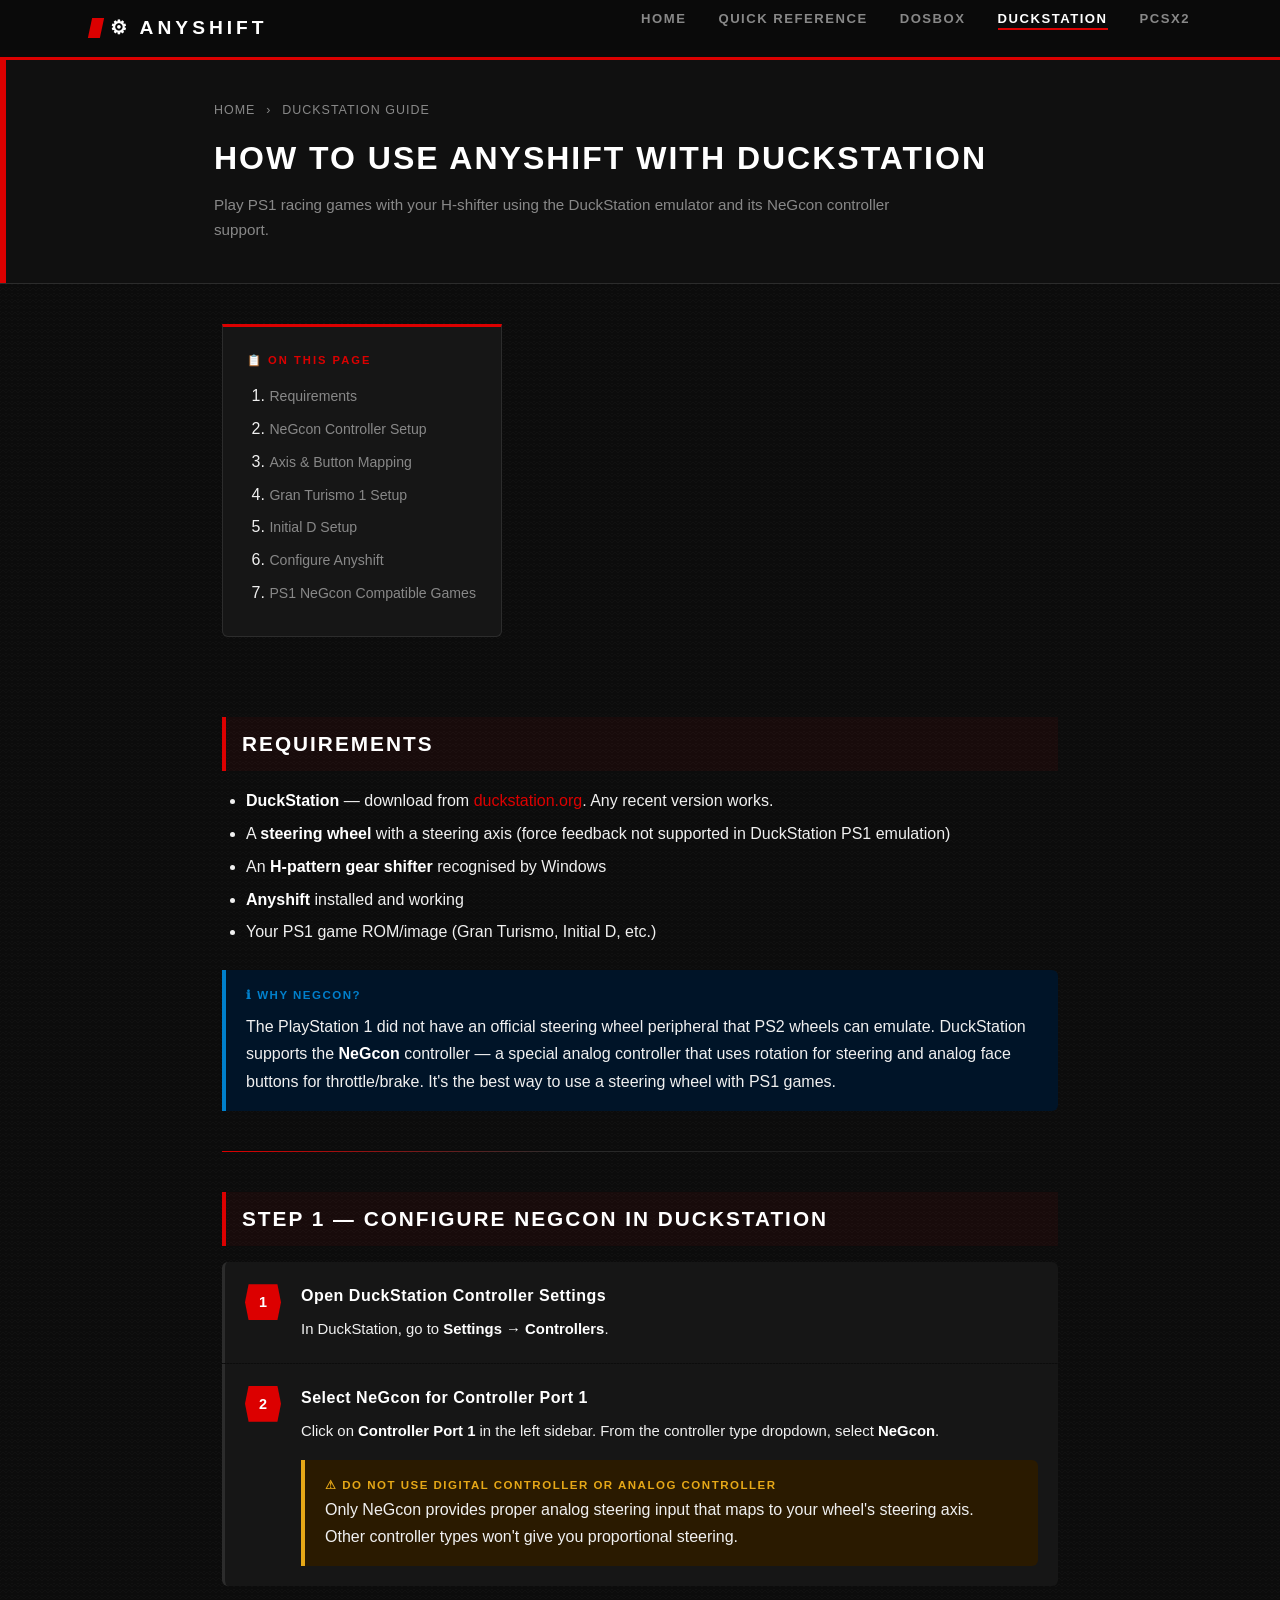
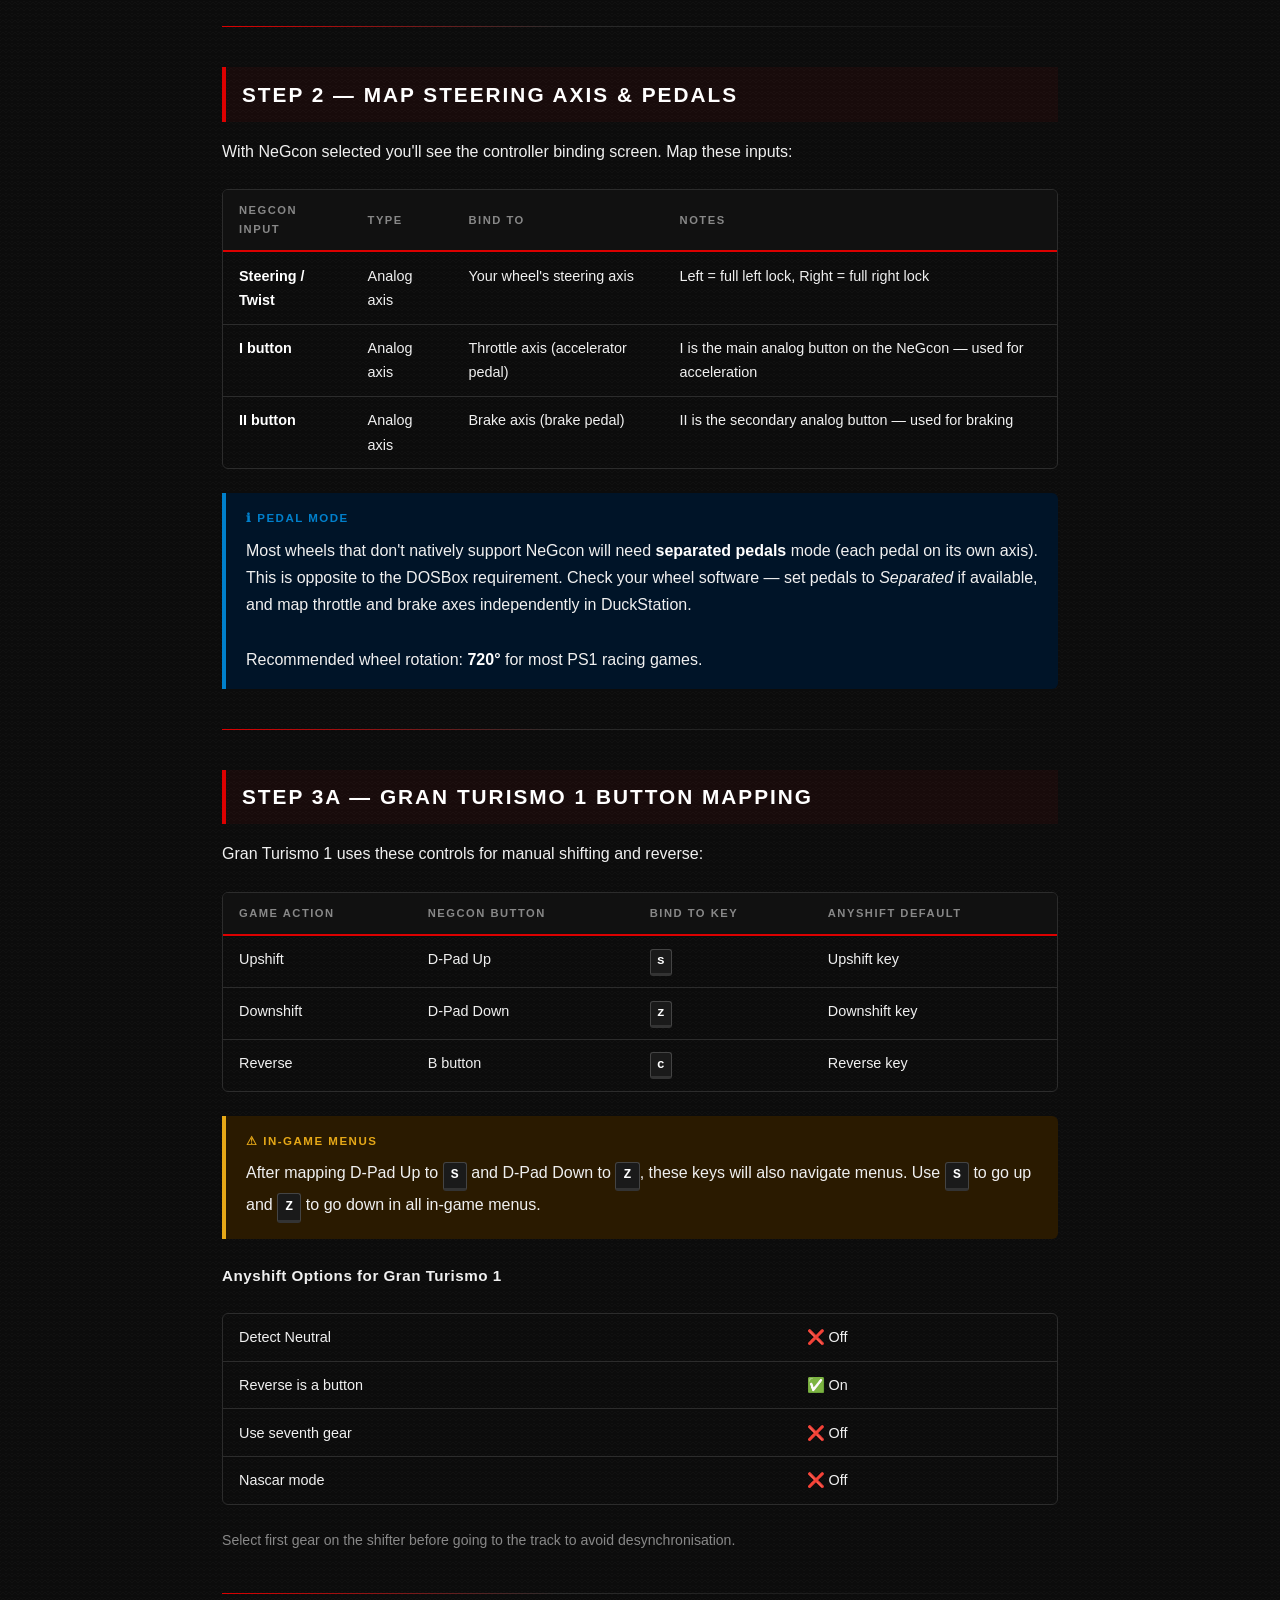
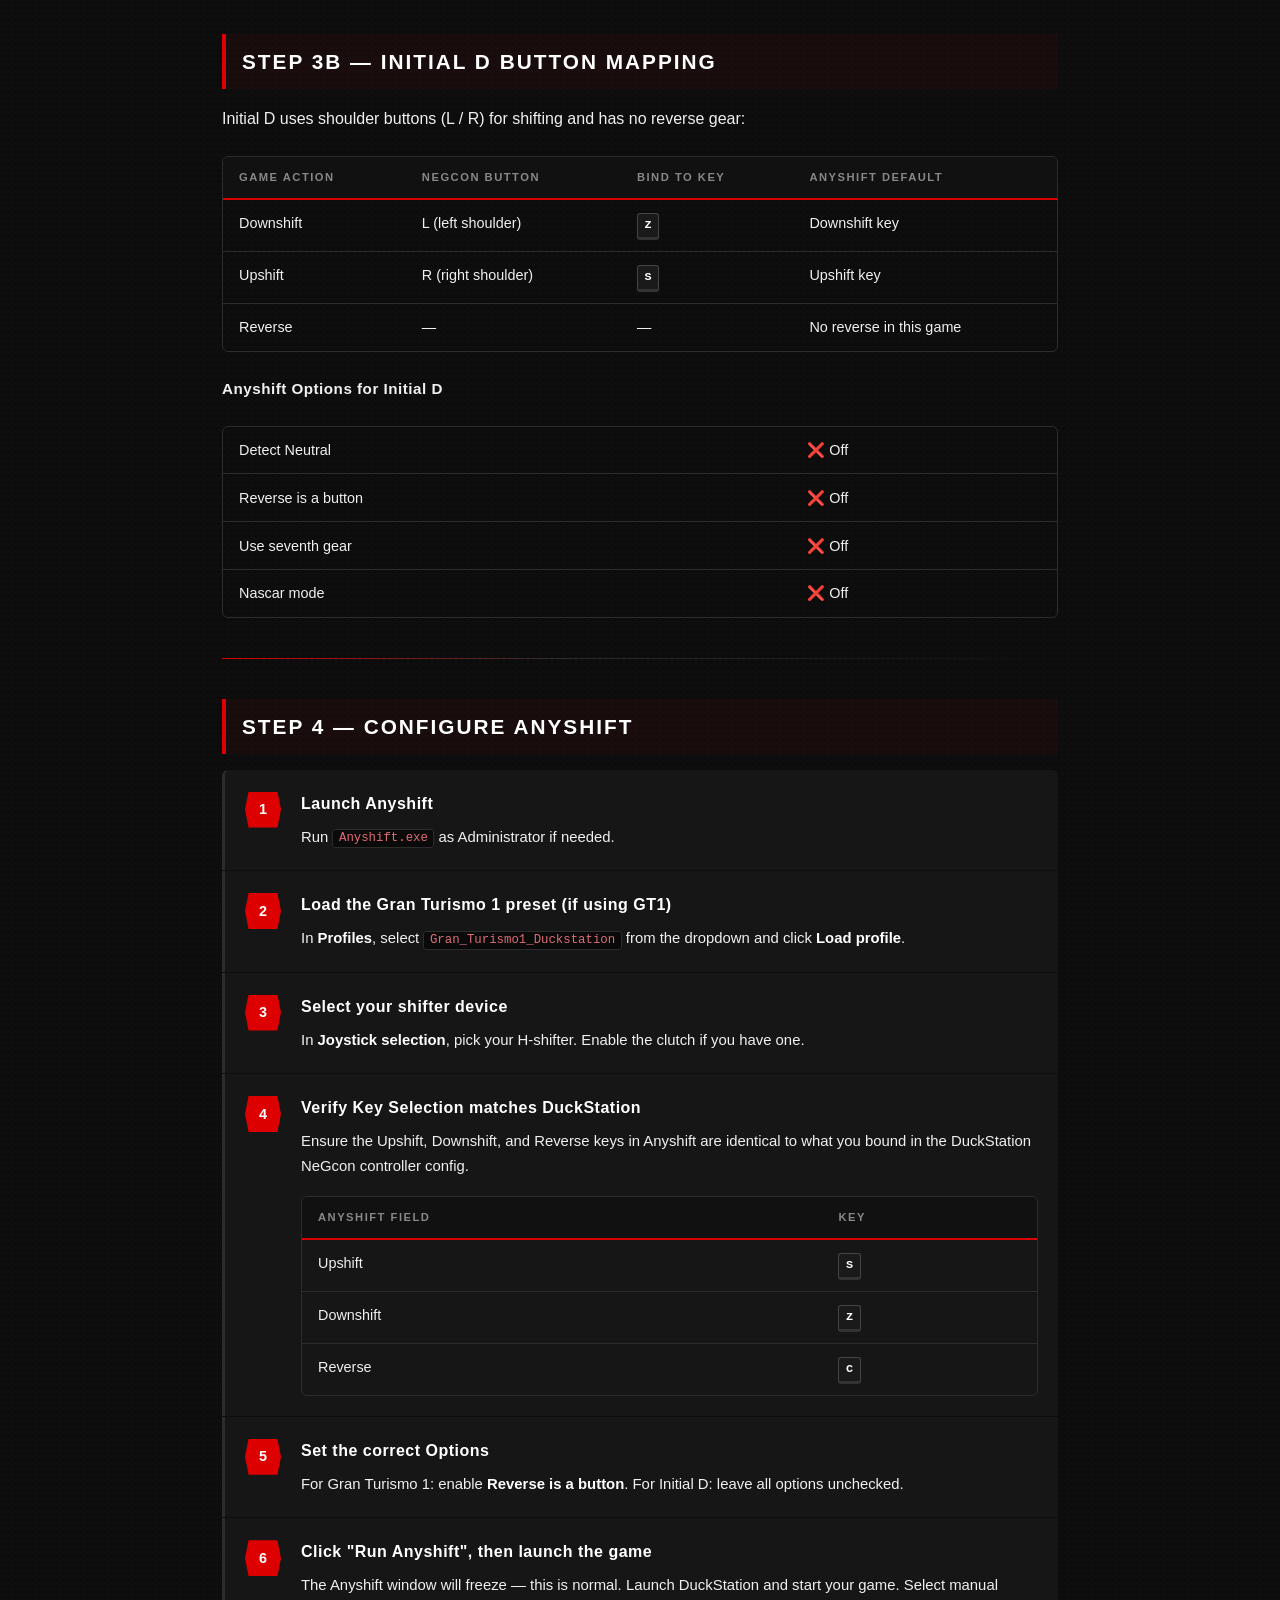
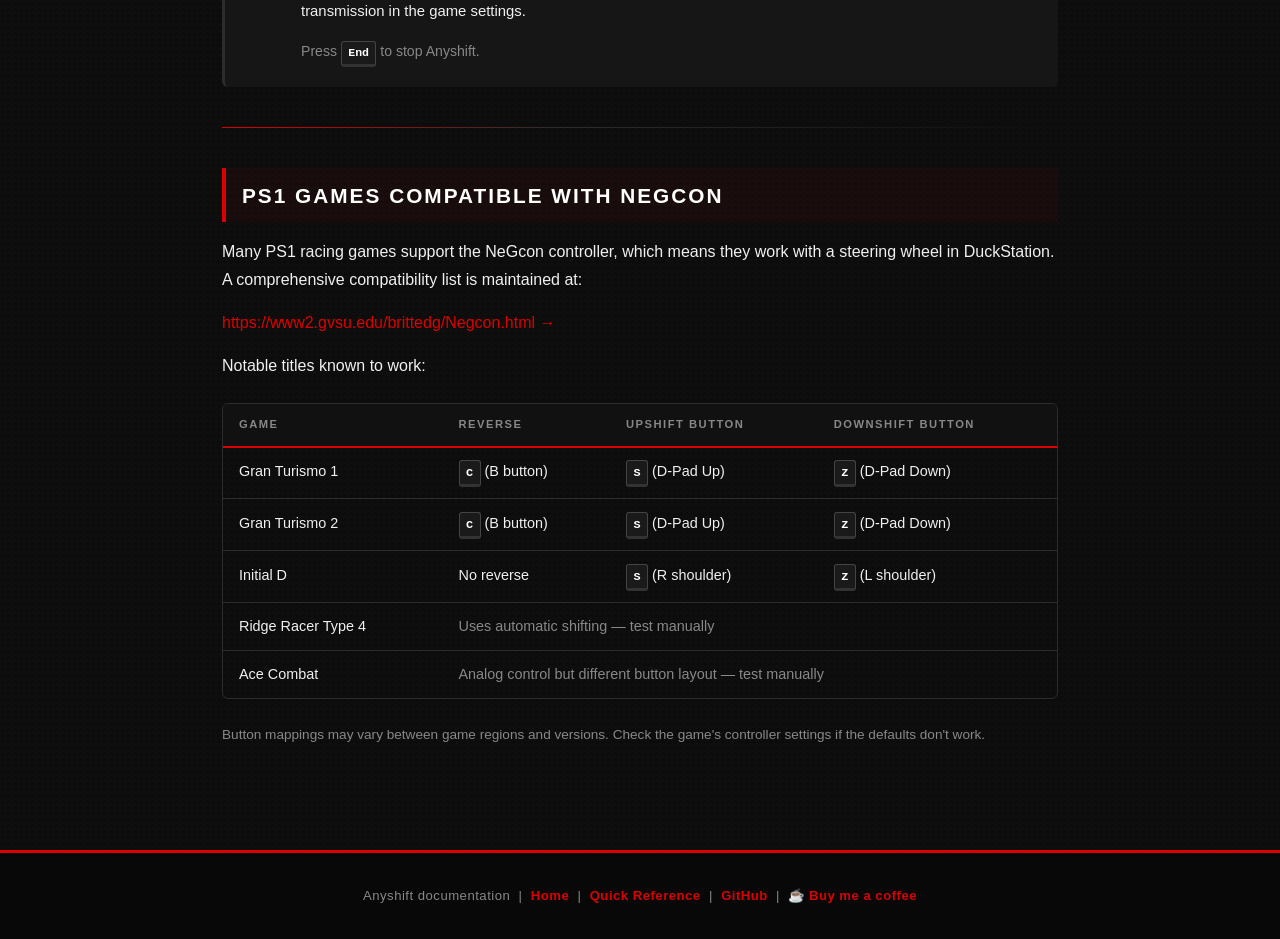
<file: AnyShift/duckstation.html>
<!DOCTYPE html>
<html lang="en">
<head>
  <meta charset="UTF-8" />
  <meta name="viewport" content="width=device-width, initial-scale=1.0" />
  <title>DuckStation Guide — Anyshift Docs</title>
  <link rel="stylesheet" href="style.css" />
</head>
<body>

<!-- ── Navigation ── -->
<nav class="navbar">
  <div class="nav-container">
    <a href="index.html" class="nav-brand">⚙ ANYSHIFT</a>
    <ul class="nav-links">
      <li><a href="index.html">Home</a></li>
      <li><a href="quick-reference.html">Quick Reference</a></li>
      <li><a href="dosbox.html">DOSBox</a></li>
      <li><a href="duckstation.html" class="active">DuckStation</a></li>
      <li><a href="pcsx2.html">PCSX2</a></li>
    </ul>
  </div>
</nav>

<!-- ── Page Header ── -->
<div class="page-header">
  <div class="page-header-inner">
    <div class="breadcrumb"><a href="index.html">Home</a> <span>›</span> DuckStation Guide</div>
    <h1>How to Use Anyshift with DuckStation</h1>
    <p>
      Play PS1 racing games with your H-shifter using the DuckStation emulator and
      its NeGcon controller support.
    </p>
  </div>
</div>

<div class="container">

  <!-- ── TOC ── -->
  <div class="toc">
    <h4>📋 On this page</h4>
    <ol>
      <li><a href="#requirements">Requirements</a></li>
      <li><a href="#negcon-setup">NeGcon Controller Setup</a></li>
      <li><a href="#axis-buttons">Axis &amp; Button Mapping</a></li>
      <li><a href="#gt1-setup">Gran Turismo 1 Setup</a></li>
      <li><a href="#initiald-setup">Initial D Setup</a></li>
      <li><a href="#anyshift-setup">Configure Anyshift</a></li>
      <li><a href="#compatible-games">PS1 NeGcon Compatible Games</a></li>
    </ol>
  </div>

  <!-- ── Requirements ── -->
  <section id="requirements">
    <h2>Requirements</h2>
    <ul>
      <li><strong>DuckStation</strong> — download from <a href="https://www.duckstation.org/" target="_blank" rel="noopener">duckstation.org</a>. Any recent version works.</li>
      <li>A <strong>steering wheel</strong> with a steering axis (force feedback not supported in DuckStation PS1 emulation)</li>
      <li>An <strong>H-pattern gear shifter</strong> recognised by Windows</li>
      <li><strong>Anyshift</strong> installed and working</li>
      <li>Your PS1 game ROM/image (Gran Turismo, Initial D, etc.)</li>
    </ul>

    <div class="callout callout-info">
      <div class="callout-title">ℹ Why NeGcon?</div>
      The PlayStation 1 did not have an official steering wheel peripheral that PS2 wheels
      can emulate. DuckStation supports the <strong>NeGcon</strong> controller — a special
      analog controller that uses rotation for steering and analog face buttons for
      throttle/brake. It's the best way to use a steering wheel with PS1 games.
    </div>
  </section>

  <hr class="divider" />

  <!-- ── NeGcon Setup ── -->
  <section id="negcon-setup">
    <h2>Step 1 — Configure NeGcon in DuckStation</h2>

    <ol class="steps">
      <li class="step">
        <div class="step-content">
          <h4>Open DuckStation Controller Settings</h4>
          <p>
            In DuckStation, go to <strong>Settings → Controllers</strong>.
          </p>
        </div>
      </li>
      <li class="step">
        <div class="step-content">
          <h4>Select NeGcon for Controller Port 1</h4>
          <p>
            Click on <strong>Controller Port 1</strong> in the left sidebar.
            From the controller type dropdown, select <strong>NeGcon</strong>.
          </p>
          <div class="callout callout-warning" style="margin-top:.75rem;">
            <div class="callout-title">⚠ Do not use Digital Controller or Analog Controller</div>
            Only NeGcon provides proper analog steering input that maps to your wheel's
            steering axis. Other controller types won't give you proportional steering.
          </div>
        </div>
      </li>
    </ol>
  </section>

  <hr class="divider" />

  <!-- ── Axis & Buttons ── -->
  <section id="axis-buttons">
    <h2>Step 2 — Map Steering Axis &amp; Pedals</h2>

    <p>
      With NeGcon selected you'll see the controller binding screen. Map these inputs:
    </p>

    <div class="table-wrap">
      <table>
        <thead>
          <tr>
            <th>NeGcon Input</th>
            <th>Type</th>
            <th>Bind to</th>
            <th>Notes</th>
          </tr>
        </thead>
        <tbody>
          <tr>
            <td><strong>Steering / Twist</strong></td>
            <td>Analog axis</td>
            <td>Your wheel's steering axis</td>
            <td>Left = full left lock, Right = full right lock</td>
          </tr>
          <tr>
            <td><strong>I button</strong></td>
            <td>Analog axis</td>
            <td>Throttle axis (accelerator pedal)</td>
            <td>I is the main analog button on the NeGcon — used for acceleration</td>
          </tr>
          <tr>
            <td><strong>II button</strong></td>
            <td>Analog axis</td>
            <td>Brake axis (brake pedal)</td>
            <td>II is the secondary analog button — used for braking</td>
          </tr>
        </tbody>
      </table>
    </div>

    <div class="callout callout-info">
      <div class="callout-title">ℹ Pedal mode</div>
      Most wheels that don't natively support NeGcon will need <strong>separated pedals</strong>
      mode (each pedal on its own axis). This is opposite to the DOSBox requirement.
      Check your wheel software — set pedals to <em>Separated</em> if available,
      and map throttle and brake axes independently in DuckStation.
      <br/><br/>
      Recommended wheel rotation: <strong>720°</strong> for most PS1 racing games.
    </div>
  </section>

  <hr class="divider" />

  <!-- ── Gran Turismo 1 ── -->
  <section id="gt1-setup">
    <h2>Step 3a — Gran Turismo 1 Button Mapping</h2>

    <p>
      Gran Turismo 1 uses these controls for manual shifting and reverse:
    </p>

    <div class="table-wrap">
      <table>
        <thead>
          <tr>
            <th>Game action</th>
            <th>NeGcon button</th>
            <th>Bind to key</th>
            <th>Anyshift default</th>
          </tr>
        </thead>
        <tbody>
          <tr>
            <td>Upshift</td>
            <td>D-Pad Up</td>
            <td><kbd>S</kbd></td>
            <td>Upshift key</td>
          </tr>
          <tr>
            <td>Downshift</td>
            <td>D-Pad Down</td>
            <td><kbd>Z</kbd></td>
            <td>Downshift key</td>
          </tr>
          <tr>
            <td>Reverse</td>
            <td>B button</td>
            <td><kbd>C</kbd></td>
            <td>Reverse key</td>
          </tr>
        </tbody>
      </table>
    </div>

    <div class="callout callout-warning">
      <div class="callout-title">⚠ In-game menus</div>
      After mapping D-Pad Up to <kbd>S</kbd> and D-Pad Down to <kbd>Z</kbd>,
      these keys will also navigate menus. Use <kbd>S</kbd> to go up and
      <kbd>Z</kbd> to go down in all in-game menus.
    </div>

    <h4>Anyshift Options for Gran Turismo 1</h4>
    <div class="table-wrap">
      <table>
        <tbody>
          <tr><td>Detect Neutral</td><td>❌ Off</td></tr>
          <tr><td>Reverse is a button</td><td>✅ On</td></tr>
          <tr><td>Use seventh gear</td><td>❌ Off</td></tr>
          <tr><td>Nascar mode</td><td>❌ Off</td></tr>
        </tbody>
      </table>
    </div>
    <p style="font-size:.88rem; color:var(--text-muted);">
      Select first gear on the shifter before going to the track to avoid desynchronisation.
    </p>
  </section>

  <hr class="divider" />

  <!-- ── Initial D ── -->
  <section id="initiald-setup">
    <h2>Step 3b — Initial D Button Mapping</h2>

    <p>
      Initial D uses shoulder buttons (L / R) for shifting and has no reverse gear:
    </p>

    <div class="table-wrap">
      <table>
        <thead>
          <tr>
            <th>Game action</th>
            <th>NeGcon button</th>
            <th>Bind to key</th>
            <th>Anyshift default</th>
          </tr>
        </thead>
        <tbody>
          <tr>
            <td>Downshift</td>
            <td>L (left shoulder)</td>
            <td><kbd>Z</kbd></td>
            <td>Downshift key</td>
          </tr>
          <tr>
            <td>Upshift</td>
            <td>R (right shoulder)</td>
            <td><kbd>S</kbd></td>
            <td>Upshift key</td>
          </tr>
          <tr>
            <td>Reverse</td>
            <td>—</td>
            <td>—</td>
            <td>No reverse in this game</td>
          </tr>
        </tbody>
      </table>
    </div>

    <h4>Anyshift Options for Initial D</h4>
    <div class="table-wrap">
      <table>
        <tbody>
          <tr><td>Detect Neutral</td><td>❌ Off</td></tr>
          <tr><td>Reverse is a button</td><td>❌ Off</td></tr>
          <tr><td>Use seventh gear</td><td>❌ Off</td></tr>
          <tr><td>Nascar mode</td><td>❌ Off</td></tr>
        </tbody>
      </table>
    </div>
  </section>

  <hr class="divider" />

  <!-- ── Anyshift Setup ── -->
  <section id="anyshift-setup">
    <h2>Step 4 — Configure Anyshift</h2>

    <ol class="steps">
      <li class="step">
        <div class="step-content">
          <h4>Launch Anyshift</h4>
          <p>Run <code>Anyshift.exe</code> as Administrator if needed.</p>
        </div>
      </li>
      <li class="step">
        <div class="step-content">
          <h4>Load the Gran Turismo 1 preset (if using GT1)</h4>
          <p>
            In <strong>Profiles</strong>, select <code>Gran_Turismo1_Duckstation</code>
            from the dropdown and click <strong>Load profile</strong>.
          </p>
        </div>
      </li>
      <li class="step">
        <div class="step-content">
          <h4>Select your shifter device</h4>
          <p>
            In <strong>Joystick selection</strong>, pick your H-shifter.
            Enable the clutch if you have one.
          </p>
        </div>
      </li>
      <li class="step">
        <div class="step-content">
          <h4>Verify Key Selection matches DuckStation</h4>
          <p>
            Ensure the Upshift, Downshift, and Reverse keys in Anyshift are
            identical to what you bound in the DuckStation NeGcon controller config.
          </p>
          <div class="table-wrap" style="margin-top:.5rem;">
            <table>
              <thead><tr><th>Anyshift field</th><th>Key</th></tr></thead>
              <tbody>
                <tr><td>Upshift</td><td><kbd>S</kbd></td></tr>
                <tr><td>Downshift</td><td><kbd>Z</kbd></td></tr>
                <tr><td>Reverse</td><td><kbd>C</kbd></td></tr>
              </tbody>
            </table>
          </div>
        </div>
      </li>
      <li class="step">
        <div class="step-content">
          <h4>Set the correct Options</h4>
          <p>
            For Gran Turismo 1: enable <strong>Reverse is a button</strong>.
            For Initial D: leave all options unchecked.
          </p>
        </div>
      </li>
      <li class="step">
        <div class="step-content">
          <h4>Click "Run Anyshift", then launch the game</h4>
          <p>
            The Anyshift window will freeze — this is normal. Launch DuckStation and
            start your game. Select manual transmission in the game settings.
          </p>
          <p style="margin-top:.4rem; font-size:.88rem; color:var(--text-muted);">
            Press <kbd>End</kbd> to stop Anyshift.
          </p>
        </div>
      </li>
    </ol>
  </section>

  <hr class="divider" />

  <!-- ── Compatible Games ── -->
  <section id="compatible-games">
    <h2>PS1 Games Compatible with NeGcon</h2>

    <p>
      Many PS1 racing games support the NeGcon controller, which means they work with
      a steering wheel in DuckStation. A comprehensive compatibility list is maintained at:
    </p>
    <p>
      <a href="https://www2.gvsu.edu/brittedg/Negcon.html" target="_blank" rel="noopener">
        https://www2.gvsu.edu/brittedg/Negcon.html →
      </a>
    </p>

    <p>Notable titles known to work:</p>
    <div class="table-wrap">
      <table>
        <thead>
          <tr>
            <th>Game</th>
            <th>Reverse</th>
            <th>Upshift button</th>
            <th>Downshift button</th>
          </tr>
        </thead>
        <tbody>
          <tr>
            <td>Gran Turismo 1</td>
            <td><kbd>C</kbd> (B button)</td>
            <td><kbd>S</kbd> (D-Pad Up)</td>
            <td><kbd>Z</kbd> (D-Pad Down)</td>
          </tr>
          <tr>
            <td>Gran Turismo 2</td>
            <td><kbd>C</kbd> (B button)</td>
            <td><kbd>S</kbd> (D-Pad Up)</td>
            <td><kbd>Z</kbd> (D-Pad Down)</td>
          </tr>
          <tr>
            <td>Initial D</td>
            <td>No reverse</td>
            <td><kbd>S</kbd> (R shoulder)</td>
            <td><kbd>Z</kbd> (L shoulder)</td>
          </tr>
          <tr>
            <td>Ridge Racer Type 4</td>
            <td colspan="3" style="color:var(--text-muted);">Uses automatic shifting — test manually</td>
          </tr>
          <tr>
            <td>Ace Combat</td>
            <td colspan="3" style="color:var(--text-muted);">Analog control but different button layout — test manually</td>
          </tr>
        </tbody>
      </table>
    </div>
    <p style="font-size:.85rem; color:var(--text-muted);">
      Button mappings may vary between game regions and versions. Check the game's
      controller settings if the defaults don't work.
    </p>
  </section>

</div>

<!-- ── Footer ── -->
<footer>
  <p>
    Anyshift documentation &nbsp;|&nbsp;
    <a href="index.html">Home</a> &nbsp;|&nbsp;
    <a href="quick-reference.html">Quick Reference</a> &nbsp;|&nbsp;
    <a href="https://github.com/Menkaura81/Anyshift">GitHub</a> &nbsp;|&nbsp;
    <a href="https://www.buymeacoffee.com/Menkaura">☕ Buy me a coffee</a>
  </p>
</footer>

</body>
</html>
</file>
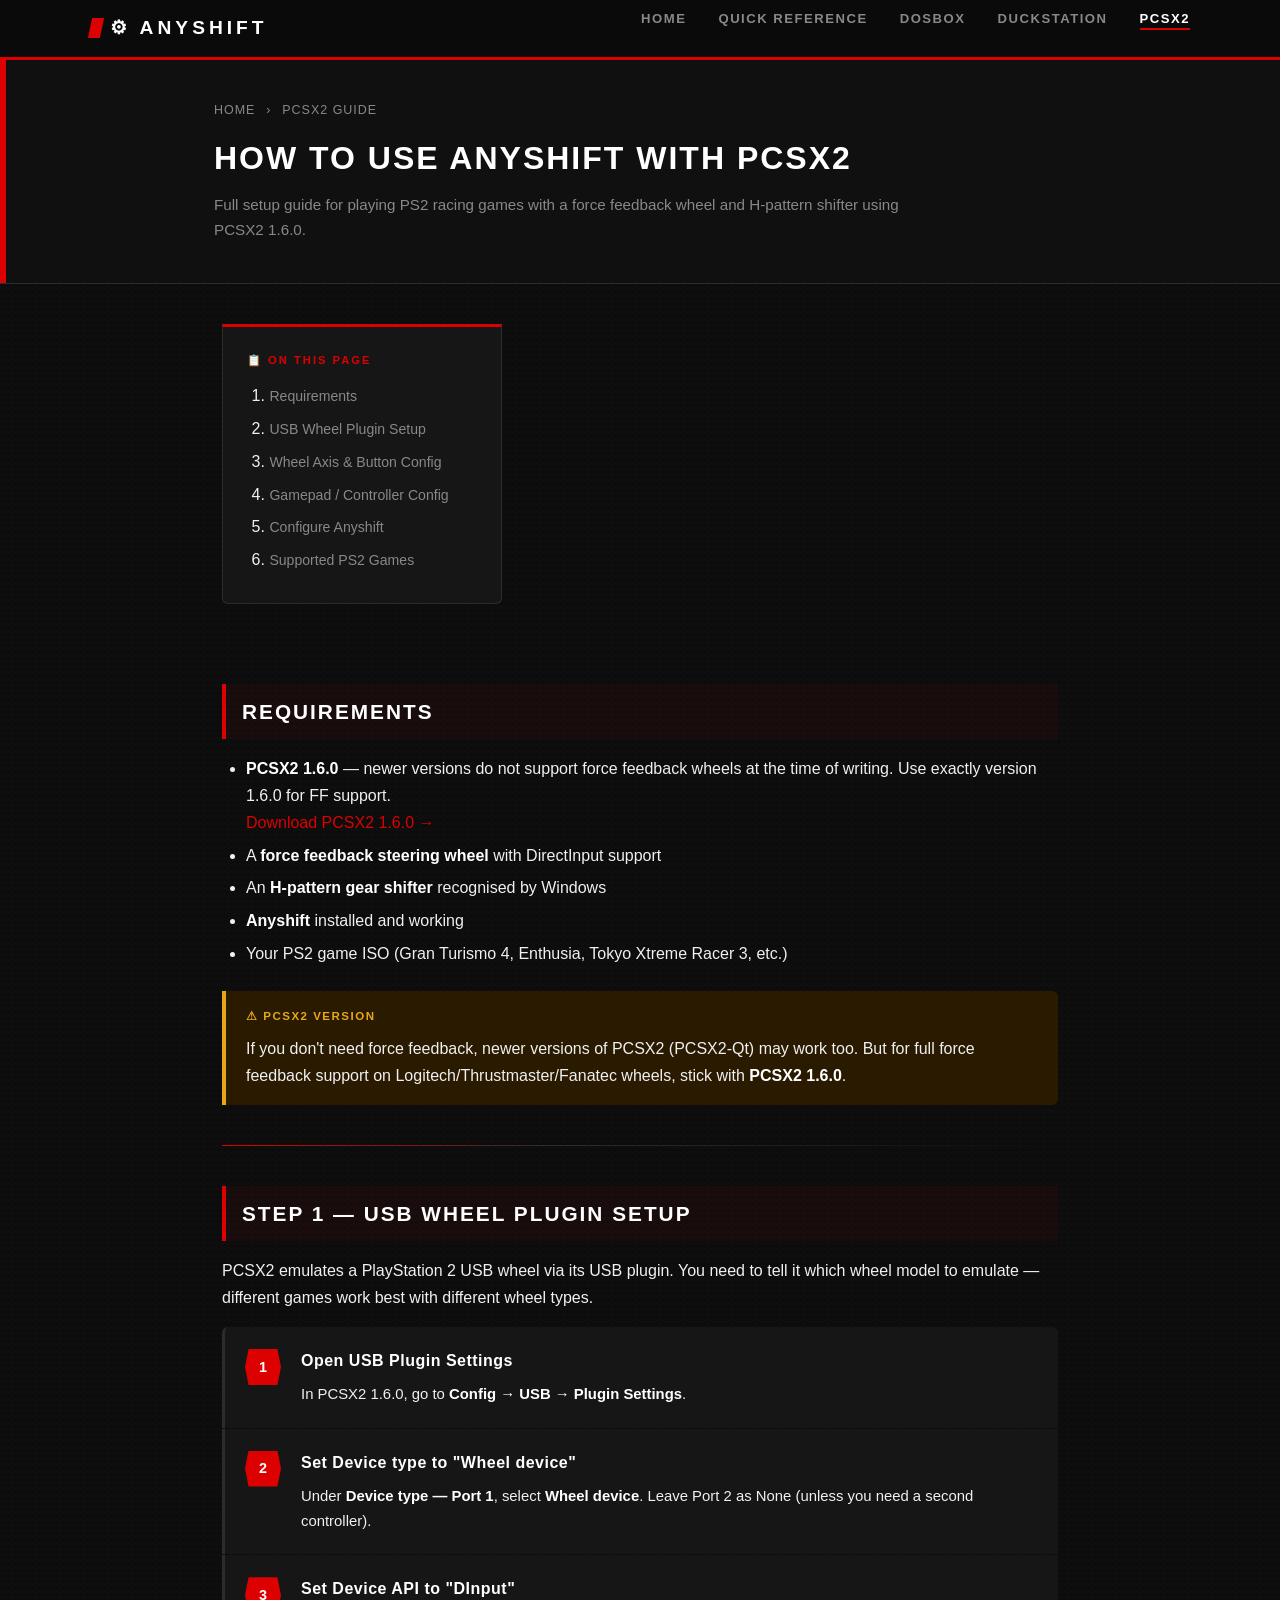
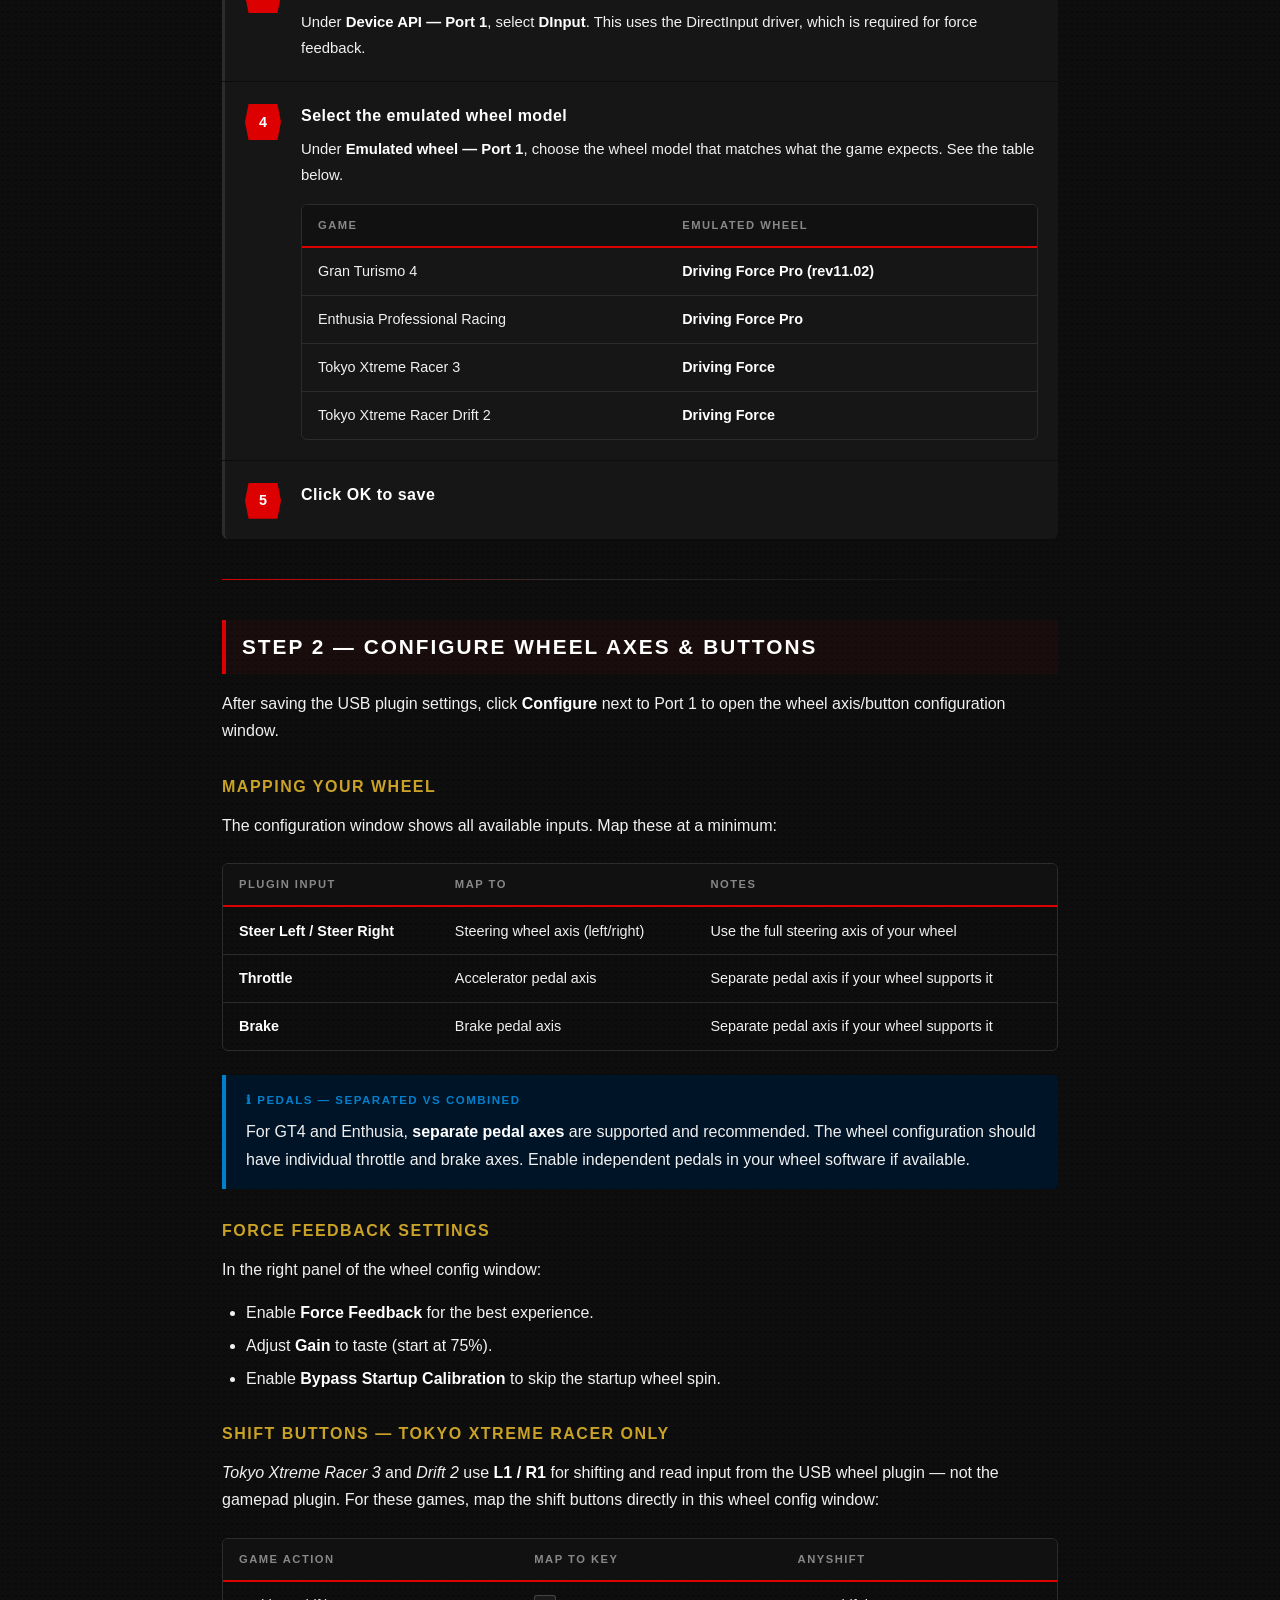
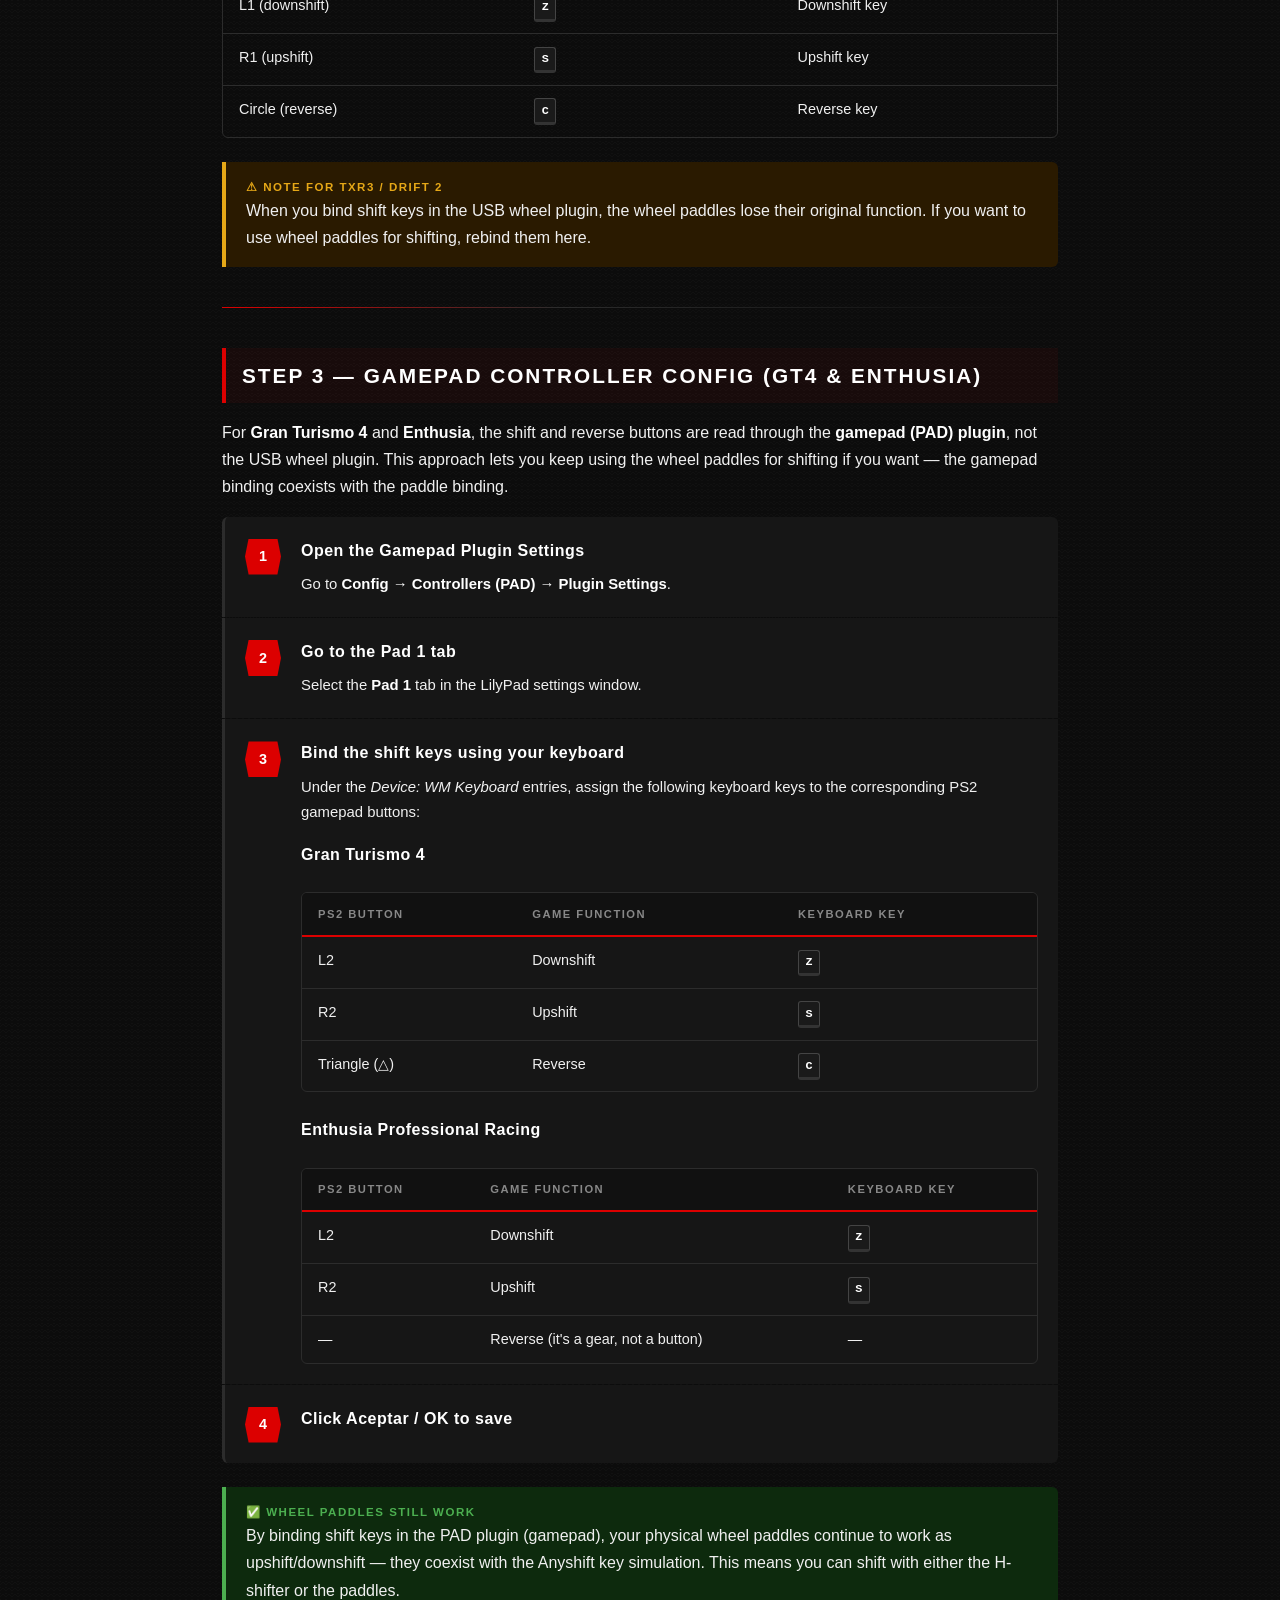
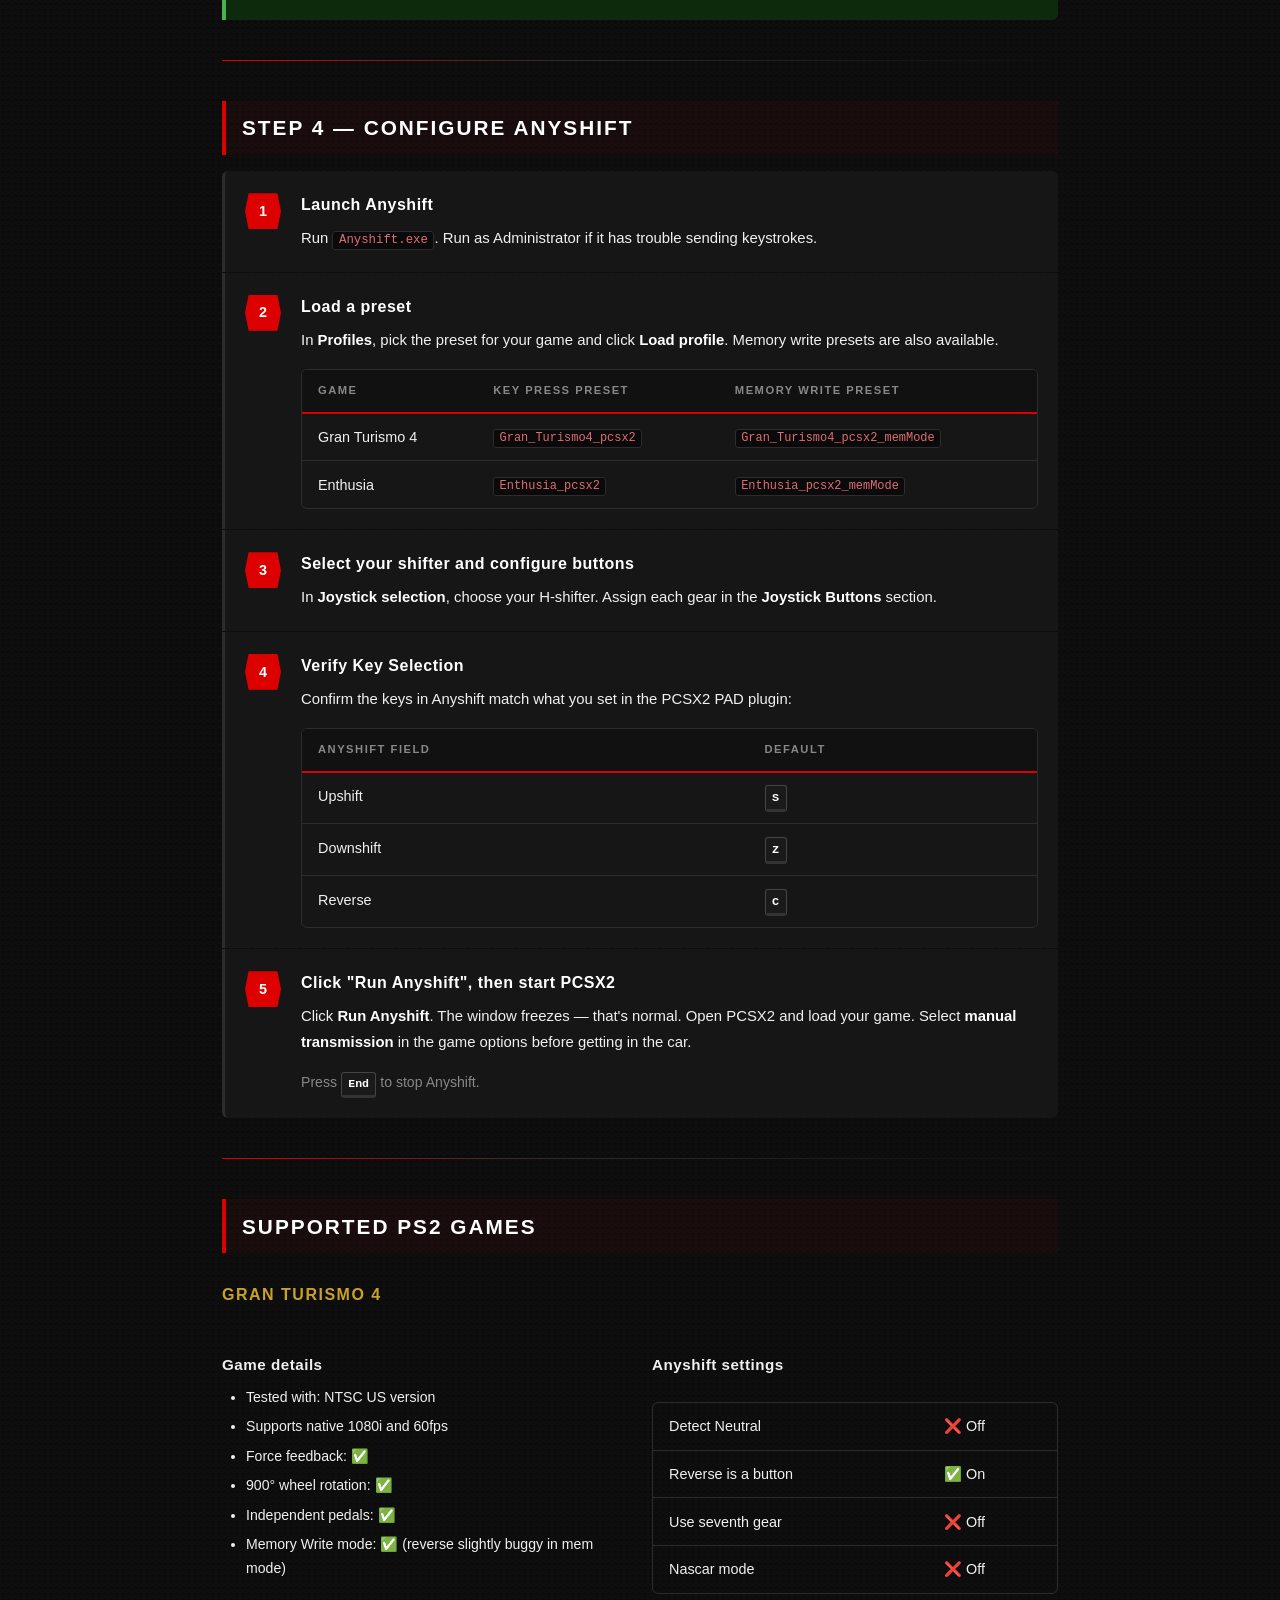
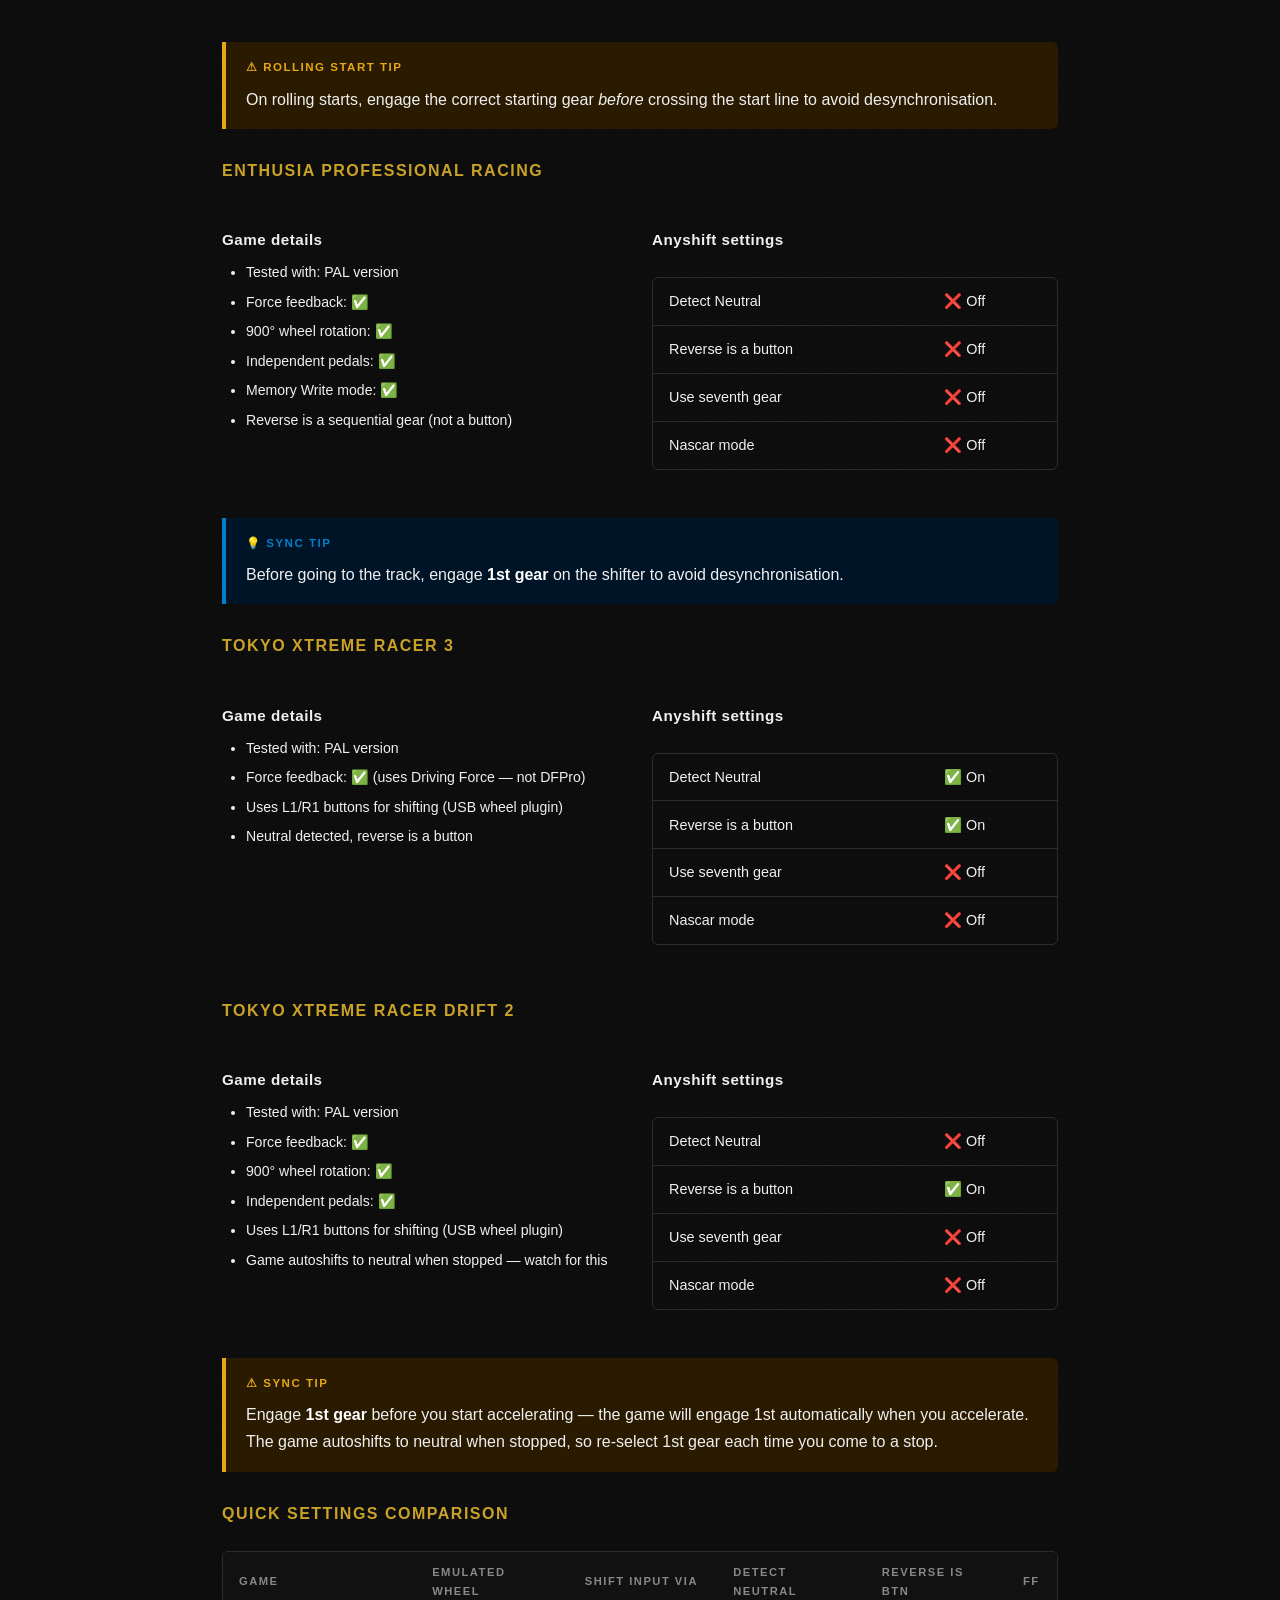
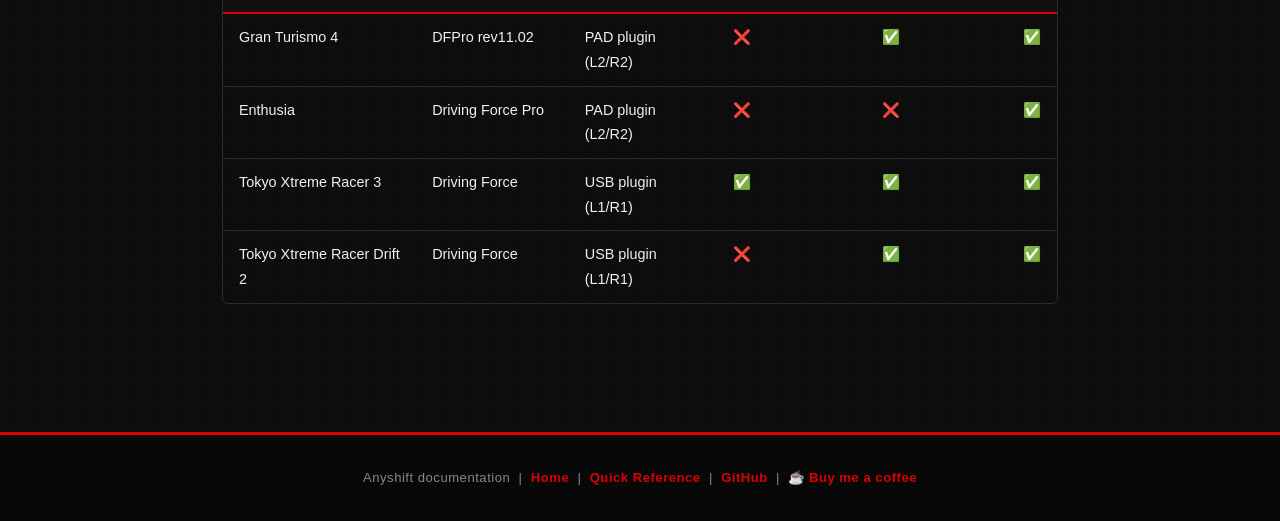
<file: AnyShift/pcsx2.html>
<!DOCTYPE html>
<html lang="en">
<head>
  <meta charset="UTF-8" />
  <meta name="viewport" content="width=device-width, initial-scale=1.0" />
  <title>PCSX2 Guide — Anyshift Docs</title>
  <link rel="stylesheet" href="style.css" />
</head>
<body>

<!-- ── Navigation ── -->
<nav class="navbar">
  <div class="nav-container">
    <a href="index.html" class="nav-brand">⚙ ANYSHIFT</a>
    <ul class="nav-links">
      <li><a href="index.html">Home</a></li>
      <li><a href="quick-reference.html">Quick Reference</a></li>
      <li><a href="dosbox.html">DOSBox</a></li>
      <li><a href="duckstation.html">DuckStation</a></li>
      <li><a href="pcsx2.html" class="active">PCSX2</a></li>
    </ul>
  </div>
</nav>

<!-- ── Page Header ── -->
<div class="page-header">
  <div class="page-header-inner">
    <div class="breadcrumb"><a href="index.html">Home</a> <span>›</span> PCSX2 Guide</div>
    <h1>How to Use Anyshift with PCSX2</h1>
    <p>
      Full setup guide for playing PS2 racing games with a force feedback wheel and
      H-pattern shifter using PCSX2 1.6.0.
    </p>
  </div>
</div>

<div class="container">

  <!-- ── TOC ── -->
  <div class="toc">
    <h4>📋 On this page</h4>
    <ol>
      <li><a href="#requirements">Requirements</a></li>
      <li><a href="#usb-wheel">USB Wheel Plugin Setup</a></li>
      <li><a href="#wheel-config">Wheel Axis &amp; Button Config</a></li>
      <li><a href="#gamepad-config">Gamepad / Controller Config</a></li>
      <li><a href="#anyshift-setup">Configure Anyshift</a></li>
      <li><a href="#games">Supported PS2 Games</a></li>
    </ol>
  </div>

  <!-- ── Requirements ── -->
  <section id="requirements">
    <h2>Requirements</h2>
    <ul>
      <li>
        <strong>PCSX2 1.6.0</strong> — newer versions do not support force feedback wheels
        at the time of writing. Use exactly version 1.6.0 for FF support.
        <br/><a href="https://pcsx2.net/downloads" target="_blank" rel="noopener">Download PCSX2 1.6.0 →</a>
      </li>
      <li>A <strong>force feedback steering wheel</strong> with DirectInput support</li>
      <li>An <strong>H-pattern gear shifter</strong> recognised by Windows</li>
      <li><strong>Anyshift</strong> installed and working</li>
      <li>Your PS2 game ISO (Gran Turismo 4, Enthusia, Tokyo Xtreme Racer 3, etc.)</li>
    </ul>

    <div class="callout callout-warning">
      <div class="callout-title">⚠ PCSX2 Version</div>
      If you don't need force feedback, newer versions of PCSX2 (PCSX2-Qt) may work too.
      But for full force feedback support on Logitech/Thrustmaster/Fanatec wheels,
      stick with <strong>PCSX2 1.6.0</strong>.
    </div>
  </section>

  <hr class="divider" />

  <!-- ── USB Wheel Plugin ── -->
  <section id="usb-wheel">
    <h2>Step 1 — USB Wheel Plugin Setup</h2>

    <p>
      PCSX2 emulates a PlayStation 2 USB wheel via its USB plugin. You need to tell it
      which wheel model to emulate — different games work best with different wheel types.
    </p>

    <ol class="steps">
      <li class="step">
        <div class="step-content">
          <h4>Open USB Plugin Settings</h4>
          <p>
            In PCSX2 1.6.0, go to <strong>Config → USB → Plugin Settings</strong>.
          </p>
        </div>
      </li>
      <li class="step">
        <div class="step-content">
          <h4>Set Device type to "Wheel device"</h4>
          <p>
            Under <strong>Device type — Port 1</strong>, select <strong>Wheel device</strong>.
            Leave Port 2 as None (unless you need a second controller).
          </p>
        </div>
      </li>
      <li class="step">
        <div class="step-content">
          <h4>Set Device API to "DInput"</h4>
          <p>
            Under <strong>Device API — Port 1</strong>, select <strong>DInput</strong>.
            This uses the DirectInput driver, which is required for force feedback.
          </p>
        </div>
      </li>
      <li class="step">
        <div class="step-content">
          <h4>Select the emulated wheel model</h4>
          <p>
            Under <strong>Emulated wheel — Port 1</strong>, choose the wheel model that
            matches what the game expects. See the table below.
          </p>
          <div class="table-wrap" style="margin-top:.75rem;">
            <table>
              <thead>
                <tr><th>Game</th><th>Emulated wheel</th></tr>
              </thead>
              <tbody>
                <tr>
                  <td>Gran Turismo 4</td>
                  <td><strong>Driving Force Pro (rev11.02)</strong></td>
                </tr>
                <tr>
                  <td>Enthusia Professional Racing</td>
                  <td><strong>Driving Force Pro</strong></td>
                </tr>
                <tr>
                  <td>Tokyo Xtreme Racer 3</td>
                  <td><strong>Driving Force</strong></td>
                </tr>
                <tr>
                  <td>Tokyo Xtreme Racer Drift 2</td>
                  <td><strong>Driving Force</strong></td>
                </tr>
              </tbody>
            </table>
          </div>
        </div>
      </li>
      <li class="step">
        <div class="step-content">
          <h4>Click OK to save</h4>
        </div>
      </li>
    </ol>
  </section>

  <hr class="divider" />

  <!-- ── Wheel Config ── -->
  <section id="wheel-config">
    <h2>Step 2 — Configure Wheel Axes &amp; Buttons</h2>

    <p>
      After saving the USB plugin settings, click <strong>Configure</strong> next to
      Port 1 to open the wheel axis/button configuration window.
    </p>

    <h3>Mapping your wheel</h3>
    <p>
      The configuration window shows all available inputs. Map these at a minimum:
    </p>

    <div class="table-wrap">
      <table>
        <thead>
          <tr>
            <th>Plugin input</th>
            <th>Map to</th>
            <th>Notes</th>
          </tr>
        </thead>
        <tbody>
          <tr>
            <td><strong>Steer Left / Steer Right</strong></td>
            <td>Steering wheel axis (left/right)</td>
            <td>Use the full steering axis of your wheel</td>
          </tr>
          <tr>
            <td><strong>Throttle</strong></td>
            <td>Accelerator pedal axis</td>
            <td>Separate pedal axis if your wheel supports it</td>
          </tr>
          <tr>
            <td><strong>Brake</strong></td>
            <td>Brake pedal axis</td>
            <td>Separate pedal axis if your wheel supports it</td>
          </tr>
        </tbody>
      </table>
    </div>

    <div class="callout callout-info">
      <div class="callout-title">ℹ Pedals — separated vs combined</div>
      For GT4 and Enthusia, <strong>separate pedal axes</strong> are supported and recommended.
      The wheel configuration should have individual throttle and brake axes.
      Enable independent pedals in your wheel software if available.
    </div>

    <h3>Force Feedback settings</h3>
    <p>In the right panel of the wheel config window:</p>
    <ul>
      <li>Enable <strong>Force Feedback</strong> for the best experience.</li>
      <li>Adjust <strong>Gain</strong> to taste (start at 75%).</li>
      <li>Enable <strong>Bypass Startup Calibration</strong> to skip the startup wheel spin.</li>
    </ul>

    <h3>Shift buttons — Tokyo Xtreme Racer only</h3>
    <p>
      <em>Tokyo Xtreme Racer 3</em> and <em>Drift 2</em> use <strong>L1 / R1</strong> for
      shifting and read input from the USB wheel plugin — not the gamepad plugin.
      For these games, map the shift buttons directly in this wheel config window:
    </p>
    <div class="table-wrap">
      <table>
        <thead><tr><th>Game action</th><th>Map to key</th><th>Anyshift</th></tr></thead>
        <tbody>
          <tr>
            <td>L1 (downshift)</td>
            <td><kbd>Z</kbd></td>
            <td>Downshift key</td>
          </tr>
          <tr>
            <td>R1 (upshift)</td>
            <td><kbd>S</kbd></td>
            <td>Upshift key</td>
          </tr>
          <tr>
            <td>Circle (reverse)</td>
            <td><kbd>C</kbd></td>
            <td>Reverse key</td>
          </tr>
        </tbody>
      </table>
    </div>
    <div class="callout callout-warning">
      <div class="callout-title">⚠ Note for TXR3 / Drift 2</div>
      When you bind shift keys in the USB wheel plugin, the wheel paddles lose their
      original function. If you want to use wheel paddles for shifting, rebind them here.
    </div>
  </section>

  <hr class="divider" />

  <!-- ── Gamepad Config ── -->
  <section id="gamepad-config">
    <h2>Step 3 — Gamepad Controller Config (GT4 &amp; Enthusia)</h2>

    <p>
      For <strong>Gran Turismo 4</strong> and <strong>Enthusia</strong>, the shift and reverse
      buttons are read through the <strong>gamepad (PAD) plugin</strong>, not the USB wheel
      plugin. This approach lets you keep using the wheel paddles for shifting if you want —
      the gamepad binding coexists with the paddle binding.
    </p>

    <ol class="steps">
      <li class="step">
        <div class="step-content">
          <h4>Open the Gamepad Plugin Settings</h4>
          <p>
            Go to <strong>Config → Controllers (PAD) → Plugin Settings</strong>.
          </p>
        </div>
      </li>
      <li class="step">
        <div class="step-content">
          <h4>Go to the Pad 1 tab</h4>
          <p>Select the <strong>Pad 1</strong> tab in the LilyPad settings window.</p>
        </div>
      </li>
      <li class="step">
        <div class="step-content">
          <h4>Bind the shift keys using your keyboard</h4>
          <p>
            Under the <em>Device: WM Keyboard</em> entries, assign the following keyboard keys
            to the corresponding PS2 gamepad buttons:
          </p>

          <h4 style="margin-top:1rem;">Gran Turismo 4</h4>
          <div class="table-wrap">
            <table>
              <thead><tr><th>PS2 button</th><th>Game function</th><th>Keyboard key</th></tr></thead>
              <tbody>
                <tr>
                  <td>L2</td>
                  <td>Downshift</td>
                  <td><kbd>Z</kbd></td>
                </tr>
                <tr>
                  <td>R2</td>
                  <td>Upshift</td>
                  <td><kbd>S</kbd></td>
                </tr>
                <tr>
                  <td>Triangle (△)</td>
                  <td>Reverse</td>
                  <td><kbd>C</kbd></td>
                </tr>
              </tbody>
            </table>
          </div>

          <h4 style="margin-top:1rem;">Enthusia Professional Racing</h4>
          <div class="table-wrap">
            <table>
              <thead><tr><th>PS2 button</th><th>Game function</th><th>Keyboard key</th></tr></thead>
              <tbody>
                <tr>
                  <td>L2</td>
                  <td>Downshift</td>
                  <td><kbd>Z</kbd></td>
                </tr>
                <tr>
                  <td>R2</td>
                  <td>Upshift</td>
                  <td><kbd>S</kbd></td>
                </tr>
                <tr>
                  <td>—</td>
                  <td>Reverse (it's a gear, not a button)</td>
                  <td>—</td>
                </tr>
              </tbody>
            </table>
          </div>
        </div>
      </li>
      <li class="step">
        <div class="step-content">
          <h4>Click Aceptar / OK to save</h4>
        </div>
      </li>
    </ol>

    <div class="callout callout-success">
      <div class="callout-title">✅ Wheel paddles still work</div>
      By binding shift keys in the PAD plugin (gamepad), your physical wheel paddles
      continue to work as upshift/downshift — they coexist with the Anyshift key simulation.
      This means you can shift with either the H-shifter or the paddles.
    </div>
  </section>

  <hr class="divider" />

  <!-- ── Anyshift Setup ── -->
  <section id="anyshift-setup">
    <h2>Step 4 — Configure Anyshift</h2>

    <ol class="steps">
      <li class="step">
        <div class="step-content">
          <h4>Launch Anyshift</h4>
          <p>Run <code>Anyshift.exe</code>. Run as Administrator if it has trouble sending keystrokes.</p>
        </div>
      </li>
      <li class="step">
        <div class="step-content">
          <h4>Load a preset</h4>
          <p>
            In <strong>Profiles</strong>, pick the preset for your game and click
            <strong>Load profile</strong>. Memory write presets are also available.
          </p>
          <div class="table-wrap" style="margin-top:.5rem;">
            <table>
              <thead><tr><th>Game</th><th>Key Press preset</th><th>Memory Write preset</th></tr></thead>
              <tbody>
                <tr>
                  <td>Gran Turismo 4</td>
                  <td><code>Gran_Turismo4_pcsx2</code></td>
                  <td><code>Gran_Turismo4_pcsx2_memMode</code></td>
                </tr>
                <tr>
                  <td>Enthusia</td>
                  <td><code>Enthusia_pcsx2</code></td>
                  <td><code>Enthusia_pcsx2_memMode</code></td>
                </tr>
              </tbody>
            </table>
          </div>
        </div>
      </li>
      <li class="step">
        <div class="step-content">
          <h4>Select your shifter and configure buttons</h4>
          <p>
            In <strong>Joystick selection</strong>, choose your H-shifter. Assign each gear
            in the <strong>Joystick Buttons</strong> section.
          </p>
        </div>
      </li>
      <li class="step">
        <div class="step-content">
          <h4>Verify Key Selection</h4>
          <p>
            Confirm the keys in Anyshift match what you set in the PCSX2 PAD plugin:
          </p>
          <div class="table-wrap" style="margin-top:.5rem;">
            <table>
              <thead><tr><th>Anyshift field</th><th>Default</th></tr></thead>
              <tbody>
                <tr><td>Upshift</td><td><kbd>S</kbd></td></tr>
                <tr><td>Downshift</td><td><kbd>Z</kbd></td></tr>
                <tr><td>Reverse</td><td><kbd>C</kbd></td></tr>
              </tbody>
            </table>
          </div>
        </div>
      </li>
      <li class="step">
        <div class="step-content">
          <h4>Click "Run Anyshift", then start PCSX2</h4>
          <p>
            Click <strong>Run Anyshift</strong>. The window freezes — that's normal.
            Open PCSX2 and load your game. Select <strong>manual transmission</strong>
            in the game options before getting in the car.
          </p>
          <p style="margin-top:.4rem; font-size:.88rem; color:var(--text-muted);">
            Press <kbd>End</kbd> to stop Anyshift.
          </p>
        </div>
      </li>
    </ol>
  </section>

  <hr class="divider" />

  <!-- ── Games ── -->
  <section id="games">
    <h2>Supported PS2 Games</h2>

    <!-- GT4 -->
    <h3>Gran Turismo 4</h3>
    <div class="two-col">
      <div>
        <h4>Game details</h4>
        <ul style="font-size:.88rem;">
          <li>Tested with: NTSC US version</li>
          <li>Supports native 1080i and 60fps</li>
          <li>Force feedback: ✅</li>
          <li>900° wheel rotation: ✅</li>
          <li>Independent pedals: ✅</li>
          <li>Memory Write mode: ✅ (reverse slightly buggy in mem mode)</li>
        </ul>
      </div>
      <div>
        <h4>Anyshift settings</h4>
        <div class="table-wrap">
          <table>
            <tbody>
              <tr><td>Detect Neutral</td><td>❌ Off</td></tr>
              <tr><td>Reverse is a button</td><td>✅ On</td></tr>
              <tr><td>Use seventh gear</td><td>❌ Off</td></tr>
              <tr><td>Nascar mode</td><td>❌ Off</td></tr>
            </tbody>
          </table>
        </div>
      </div>
    </div>
    <div class="callout callout-warning">
      <div class="callout-title">⚠ Rolling start tip</div>
      On rolling starts, engage the correct starting gear <em>before</em> crossing the start
      line to avoid desynchronisation.
    </div>

    <!-- Enthusia -->
    <h3>Enthusia Professional Racing</h3>
    <div class="two-col">
      <div>
        <h4>Game details</h4>
        <ul style="font-size:.88rem;">
          <li>Tested with: PAL version</li>
          <li>Force feedback: ✅</li>
          <li>900° wheel rotation: ✅</li>
          <li>Independent pedals: ✅</li>
          <li>Memory Write mode: ✅</li>
          <li>Reverse is a sequential gear (not a button)</li>
        </ul>
      </div>
      <div>
        <h4>Anyshift settings</h4>
        <div class="table-wrap">
          <table>
            <tbody>
              <tr><td>Detect Neutral</td><td>❌ Off</td></tr>
              <tr><td>Reverse is a button</td><td>❌ Off</td></tr>
              <tr><td>Use seventh gear</td><td>❌ Off</td></tr>
              <tr><td>Nascar mode</td><td>❌ Off</td></tr>
            </tbody>
          </table>
        </div>
      </div>
    </div>
    <div class="callout callout-info">
      <div class="callout-title">💡 Sync tip</div>
      Before going to the track, engage <strong>1st gear</strong> on the shifter to
      avoid desynchronisation.
    </div>

    <!-- TXR3 -->
    <h3>Tokyo Xtreme Racer 3</h3>
    <div class="two-col">
      <div>
        <h4>Game details</h4>
        <ul style="font-size:.88rem;">
          <li>Tested with: PAL version</li>
          <li>Force feedback: ✅ (uses Driving Force — not DFPro)</li>
          <li>Uses L1/R1 buttons for shifting (USB wheel plugin)</li>
          <li>Neutral detected, reverse is a button</li>
        </ul>
      </div>
      <div>
        <h4>Anyshift settings</h4>
        <div class="table-wrap">
          <table>
            <tbody>
              <tr><td>Detect Neutral</td><td>✅ On</td></tr>
              <tr><td>Reverse is a button</td><td>✅ On</td></tr>
              <tr><td>Use seventh gear</td><td>❌ Off</td></tr>
              <tr><td>Nascar mode</td><td>❌ Off</td></tr>
            </tbody>
          </table>
        </div>
      </div>
    </div>

    <!-- TXR Drift 2 -->
    <h3>Tokyo Xtreme Racer Drift 2</h3>
    <div class="two-col">
      <div>
        <h4>Game details</h4>
        <ul style="font-size:.88rem;">
          <li>Tested with: PAL version</li>
          <li>Force feedback: ✅</li>
          <li>900° wheel rotation: ✅</li>
          <li>Independent pedals: ✅</li>
          <li>Uses L1/R1 buttons for shifting (USB wheel plugin)</li>
          <li>Game autoshifts to neutral when stopped — watch for this</li>
        </ul>
      </div>
      <div>
        <h4>Anyshift settings</h4>
        <div class="table-wrap">
          <table>
            <tbody>
              <tr><td>Detect Neutral</td><td>❌ Off</td></tr>
              <tr><td>Reverse is a button</td><td>✅ On</td></tr>
              <tr><td>Use seventh gear</td><td>❌ Off</td></tr>
              <tr><td>Nascar mode</td><td>❌ Off</td></tr>
            </tbody>
          </table>
        </div>
      </div>
    </div>
    <div class="callout callout-warning">
      <div class="callout-title">⚠ Sync tip</div>
      Engage <strong>1st gear</strong> before you start accelerating — the game will engage
      1st automatically when you accelerate. The game autoshifts to neutral when stopped,
      so re-select 1st gear each time you come to a stop.
    </div>

    <!-- Summary table -->
    <h3>Quick settings comparison</h3>
    <div class="table-wrap">
      <table>
        <thead>
          <tr>
            <th>Game</th>
            <th>Emulated wheel</th>
            <th>Shift input via</th>
            <th>Detect Neutral</th>
            <th>Reverse is btn</th>
            <th>FF</th>
          </tr>
        </thead>
        <tbody>
          <tr>
            <td>Gran Turismo 4</td>
            <td>DFPro rev11.02</td>
            <td>PAD plugin (L2/R2)</td>
            <td>❌</td>
            <td>✅</td>
            <td>✅</td>
          </tr>
          <tr>
            <td>Enthusia</td>
            <td>Driving Force Pro</td>
            <td>PAD plugin (L2/R2)</td>
            <td>❌</td>
            <td>❌</td>
            <td>✅</td>
          </tr>
          <tr>
            <td>Tokyo Xtreme Racer 3</td>
            <td>Driving Force</td>
            <td>USB plugin (L1/R1)</td>
            <td>✅</td>
            <td>✅</td>
            <td>✅</td>
          </tr>
          <tr>
            <td>Tokyo Xtreme Racer Drift 2</td>
            <td>Driving Force</td>
            <td>USB plugin (L1/R1)</td>
            <td>❌</td>
            <td>✅</td>
            <td>✅</td>
          </tr>
        </tbody>
      </table>
    </div>
  </section>

</div>

<!-- ── Footer ── -->
<footer>
  <p>
    Anyshift documentation &nbsp;|&nbsp;
    <a href="index.html">Home</a> &nbsp;|&nbsp;
    <a href="quick-reference.html">Quick Reference</a> &nbsp;|&nbsp;
    <a href="https://github.com/Menkaura81/Anyshift">GitHub</a> &nbsp;|&nbsp;
    <a href="https://www.buymeacoffee.com/Menkaura">☕ Buy me a coffee</a>
  </p>
</footer>

</body>
</html>
</file>
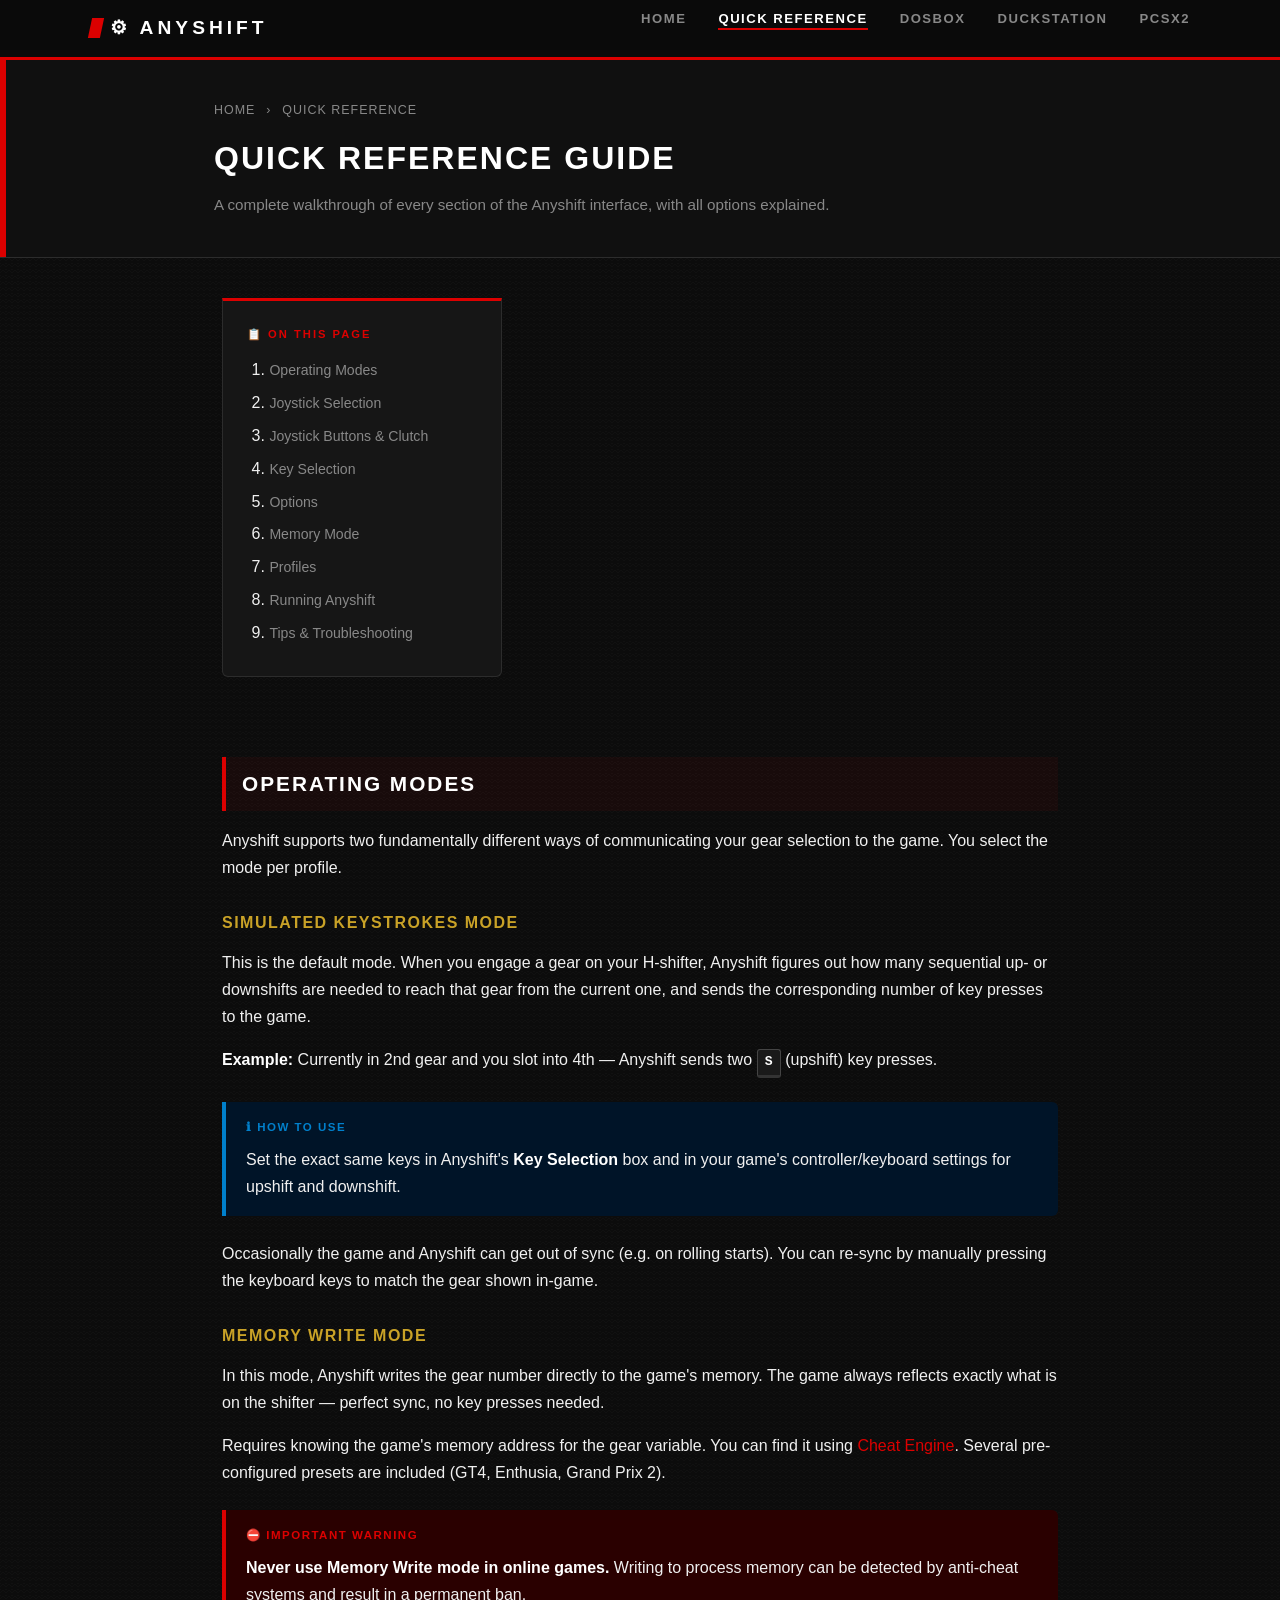
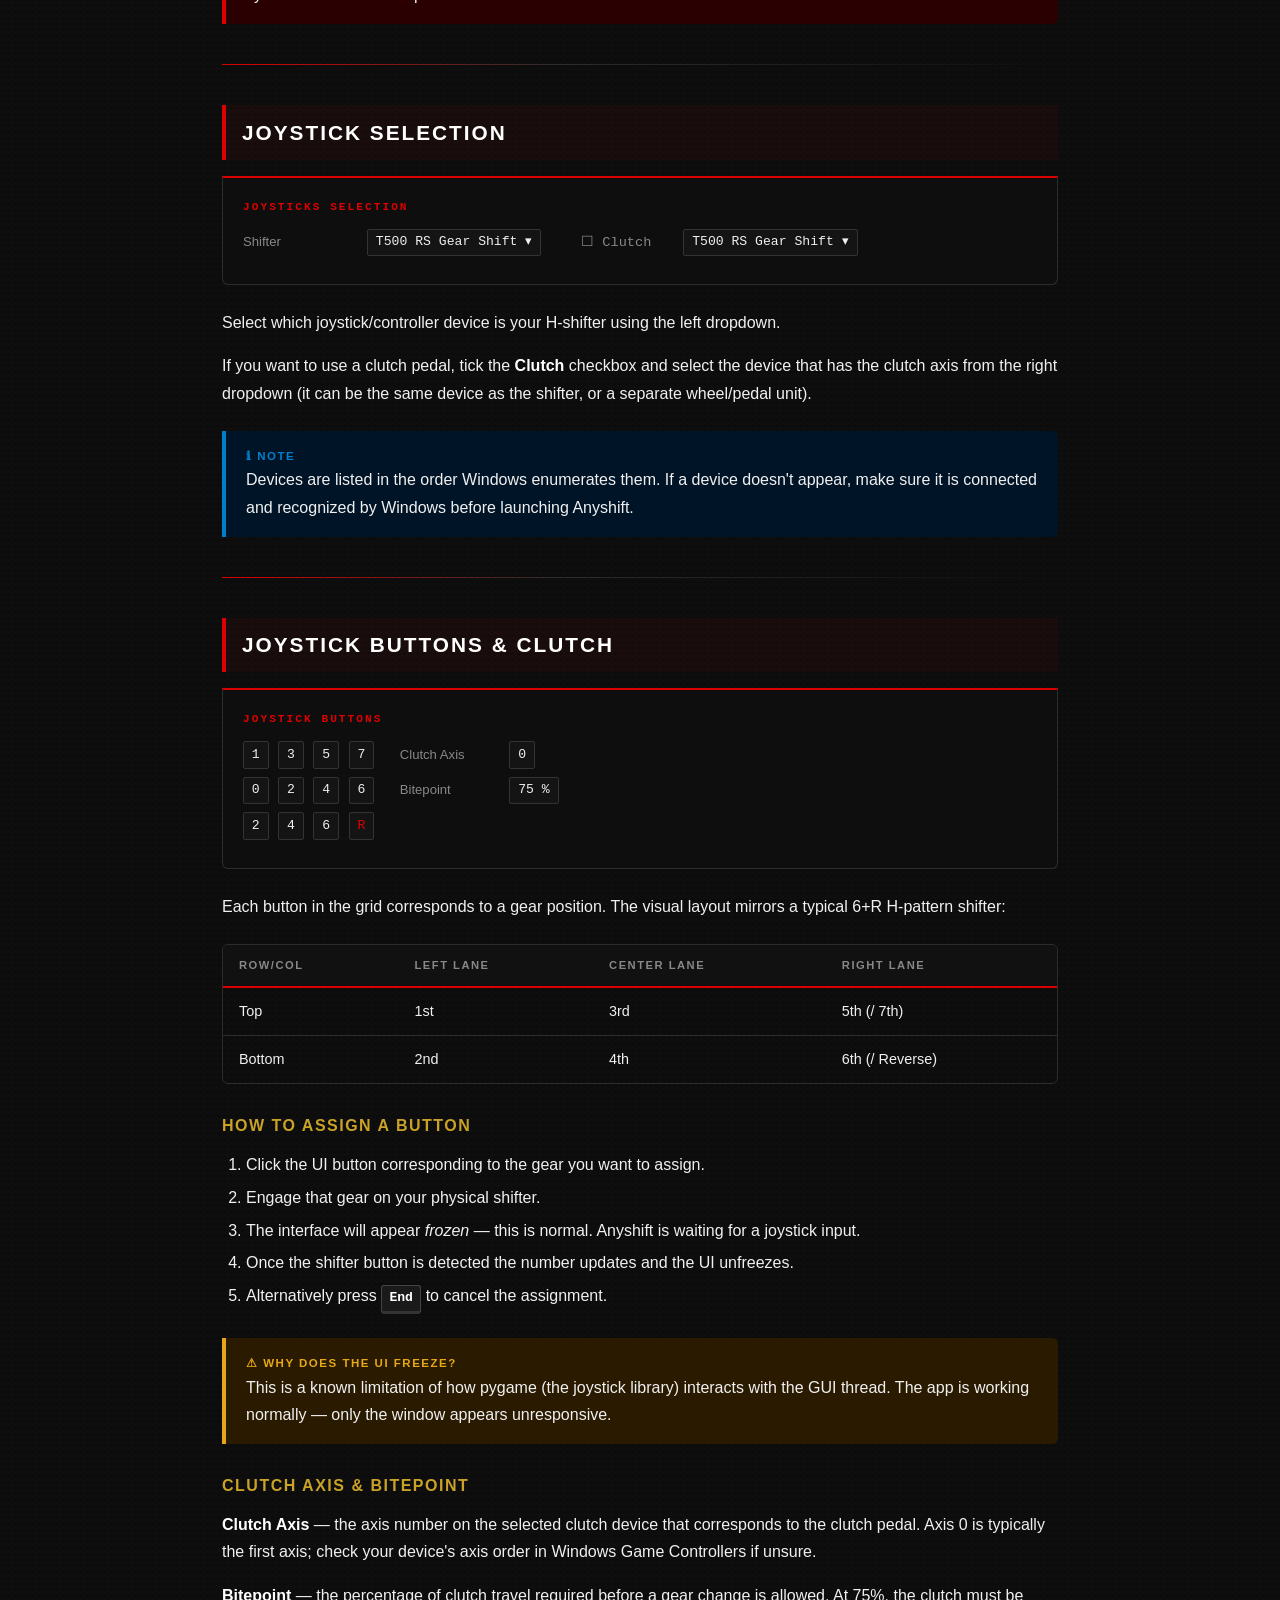
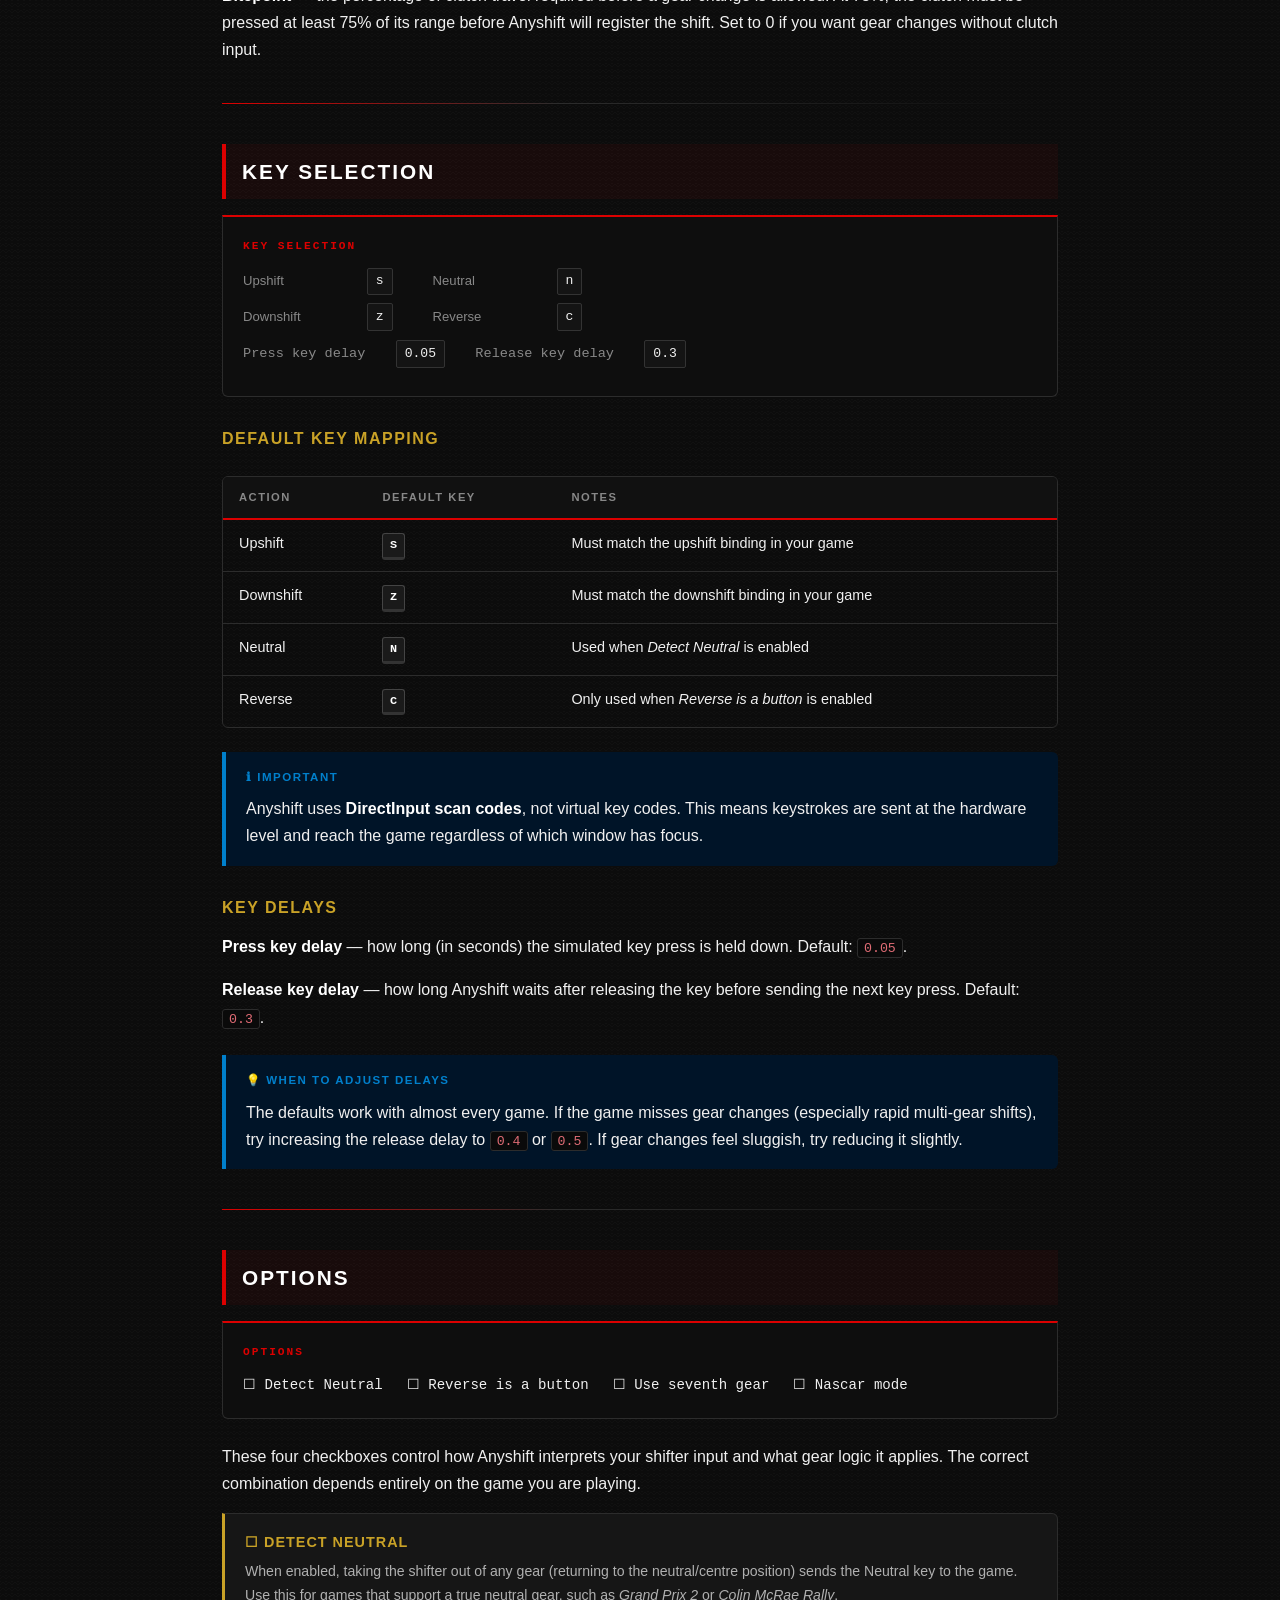
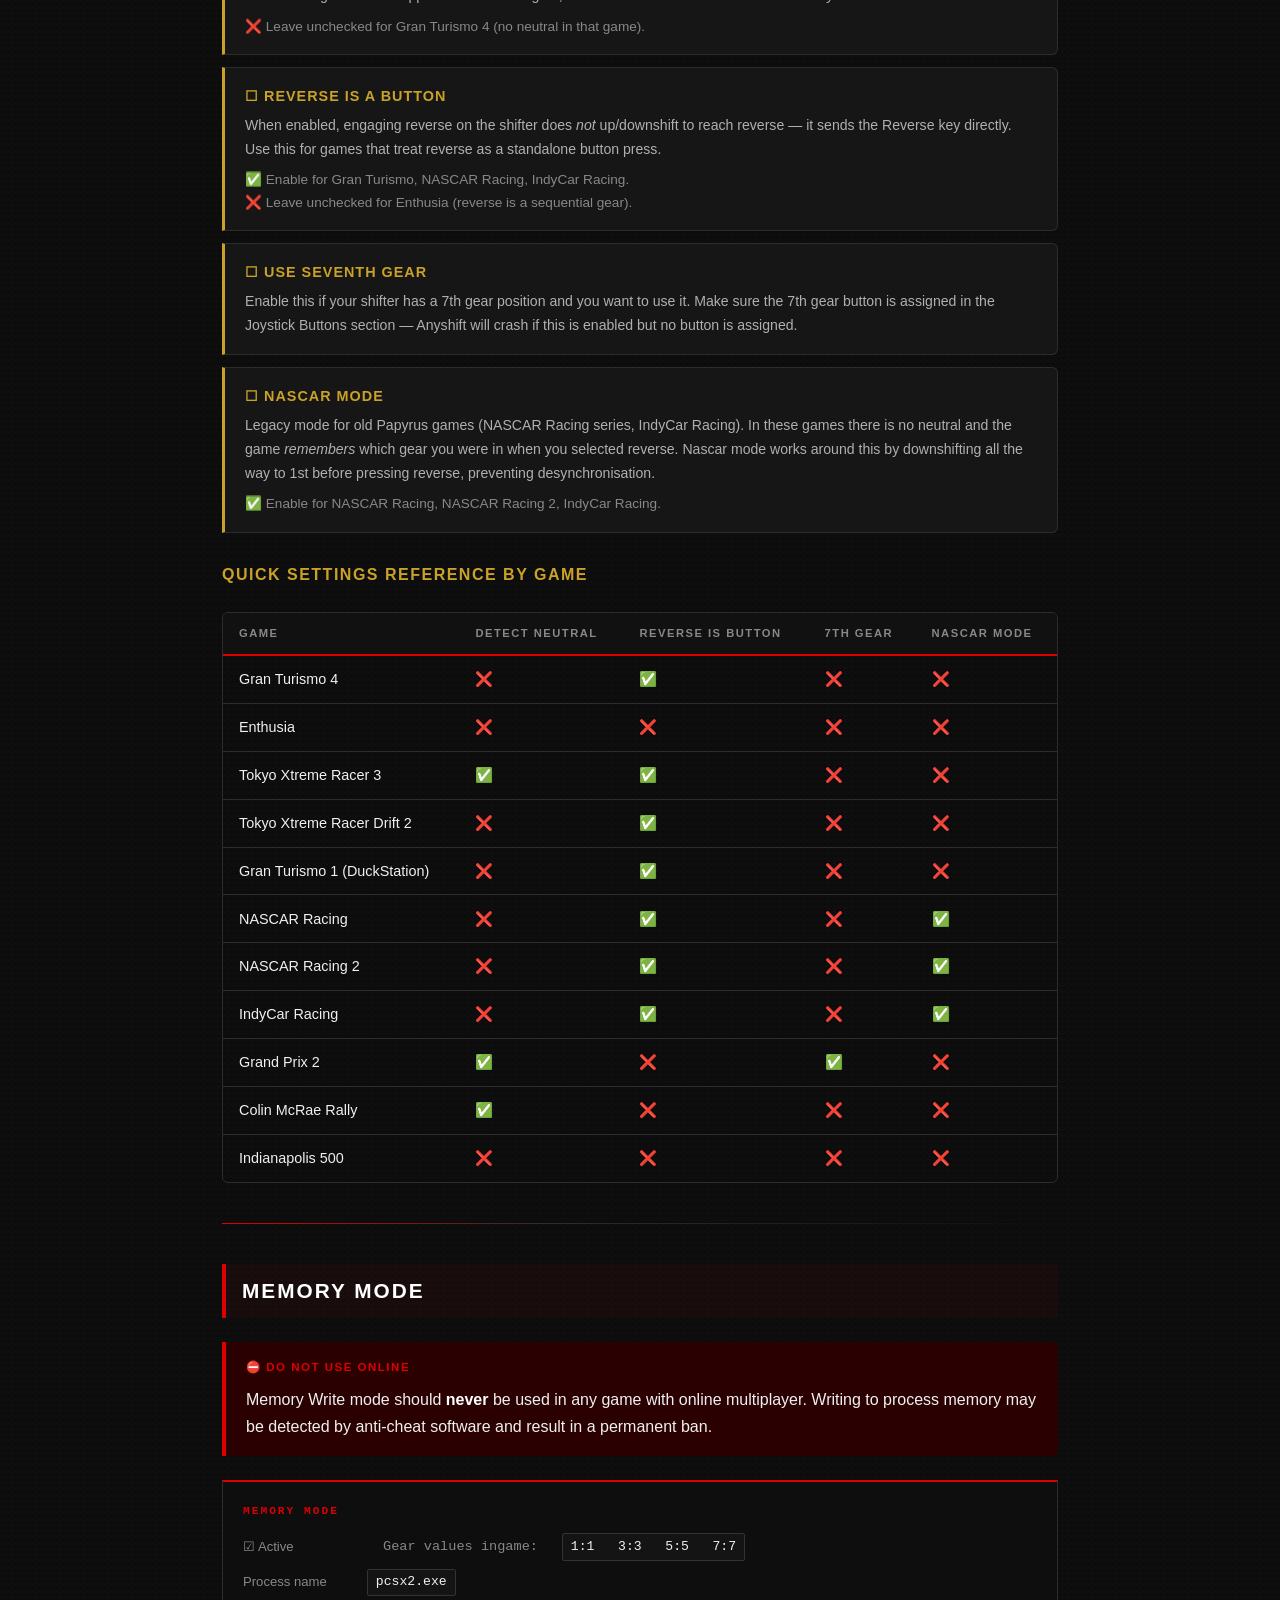
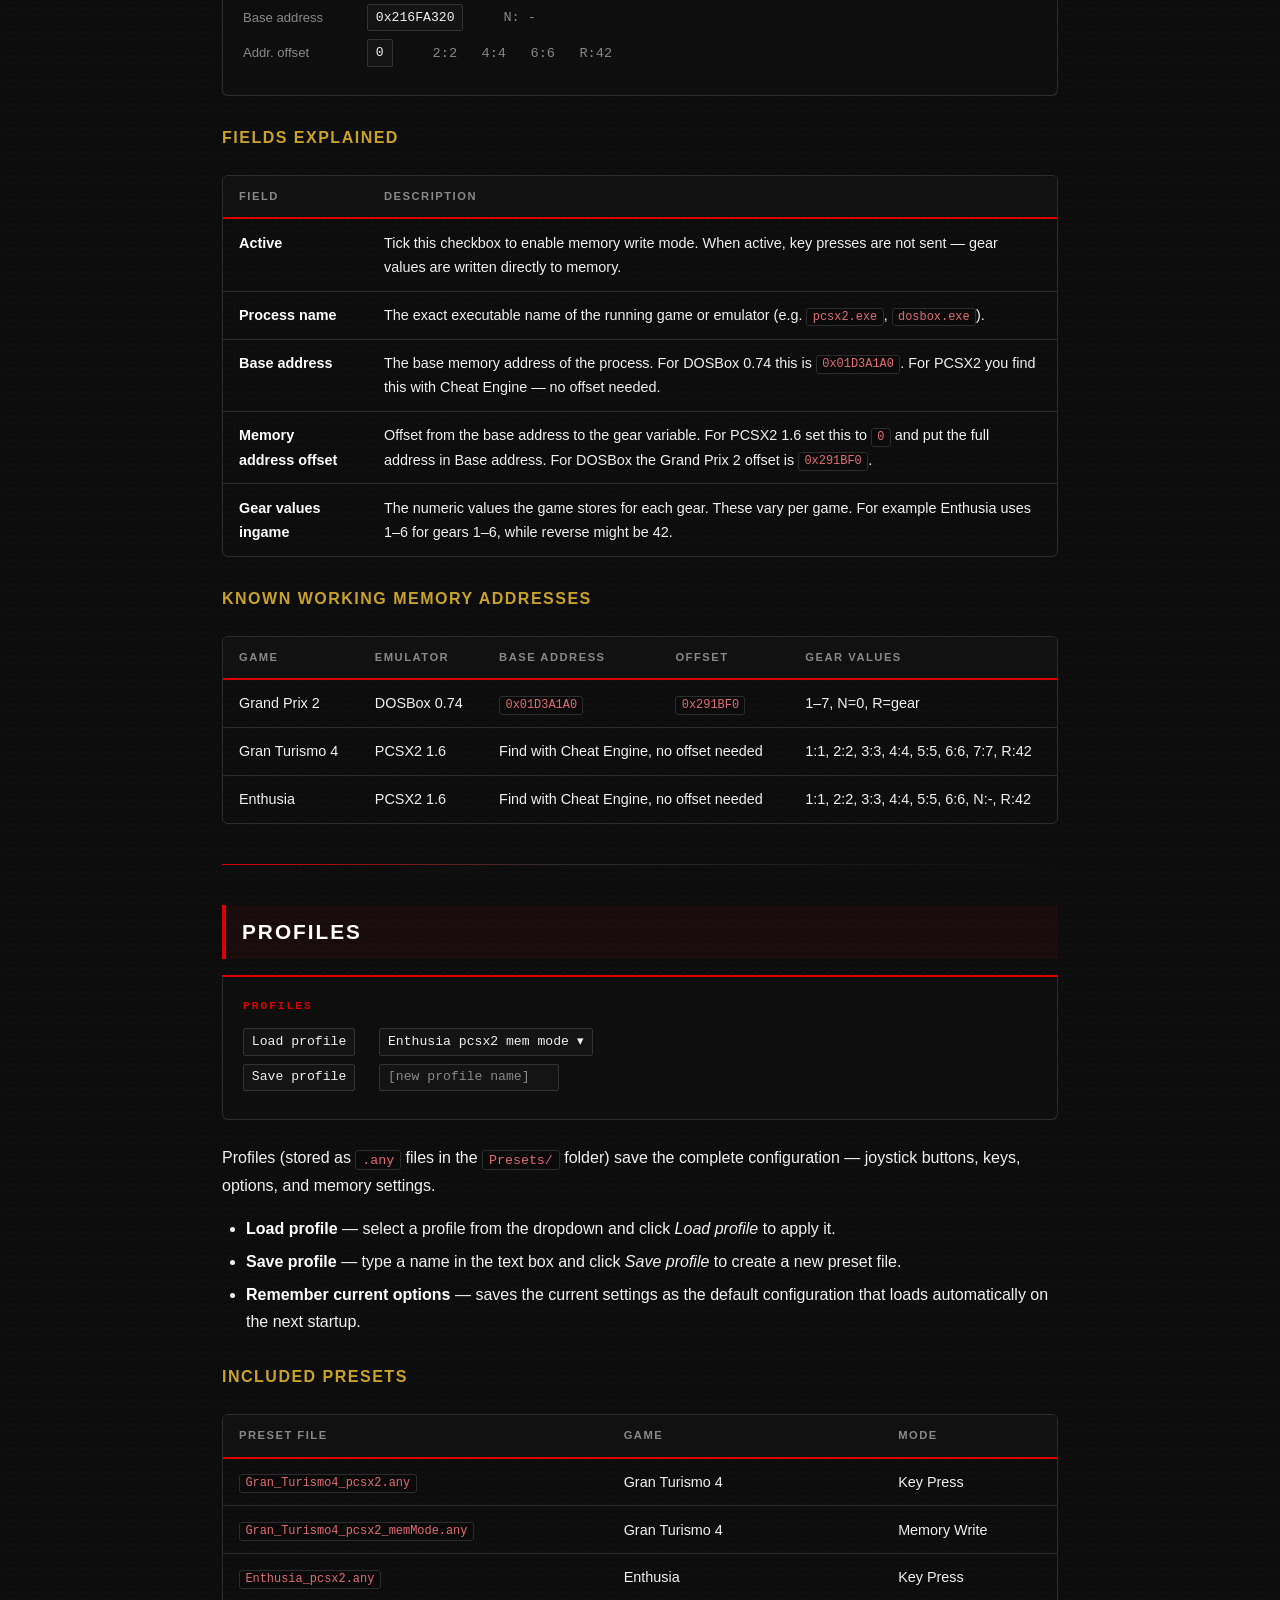
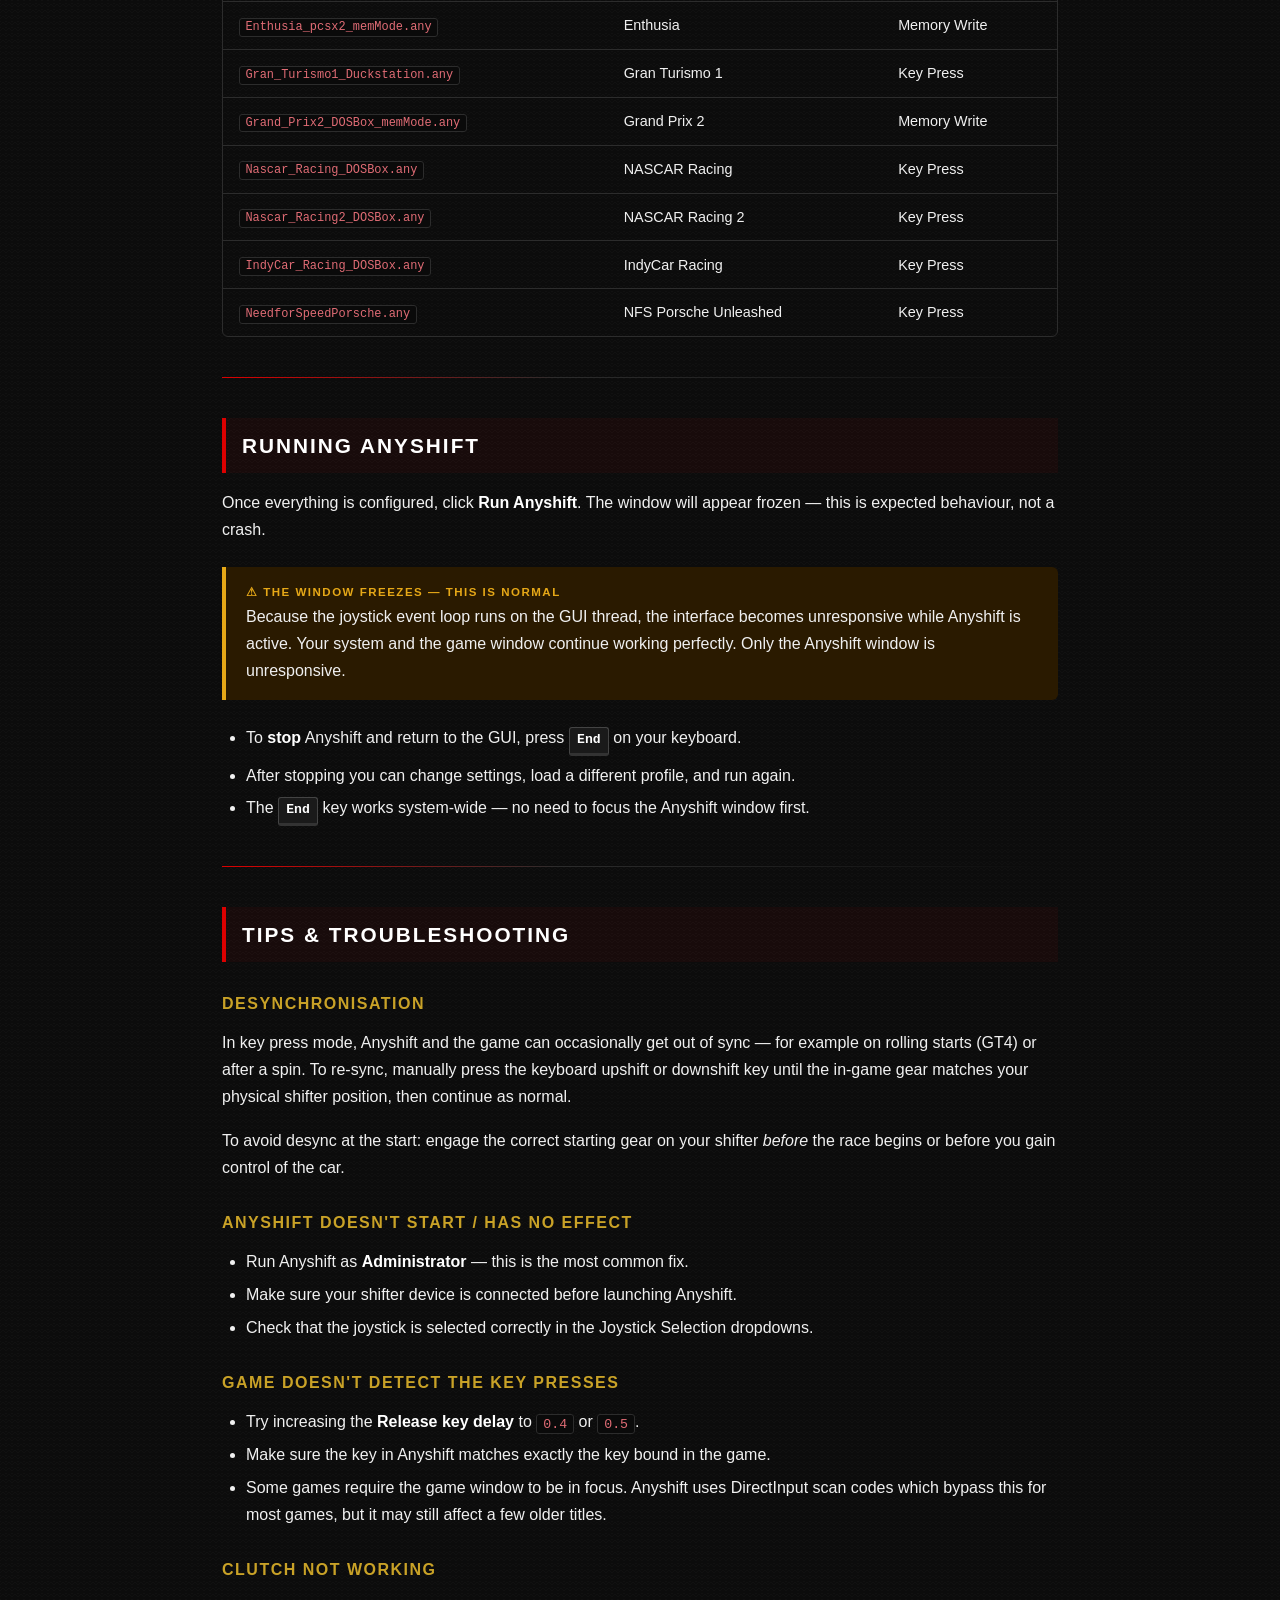
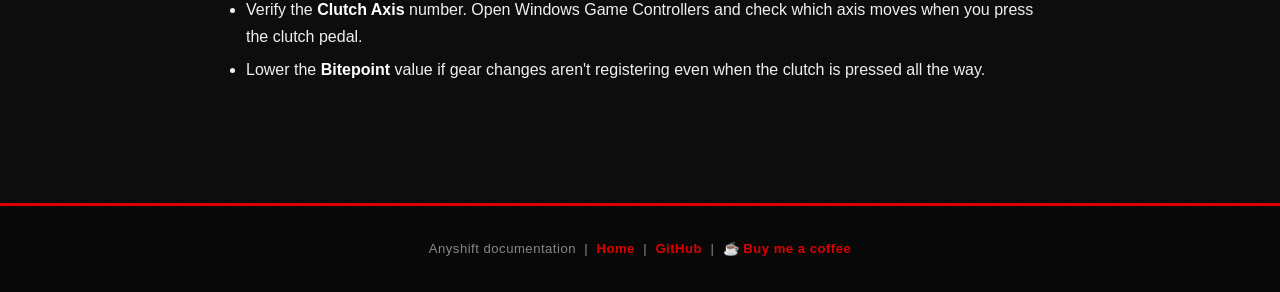
<file: AnyShift/quick-reference.html>
<!DOCTYPE html>
<html lang="en">
<head>
  <meta charset="UTF-8" />
  <meta name="viewport" content="width=device-width, initial-scale=1.0" />
  <title>Quick Reference — Anyshift Docs</title>
  <link rel="stylesheet" href="style.css" />
</head>
<body>

<!-- ── Navigation ── -->
<nav class="navbar">
  <div class="nav-container">
    <a href="index.html" class="nav-brand">⚙ ANYSHIFT</a>
    <ul class="nav-links">
      <li><a href="index.html">Home</a></li>
      <li><a href="quick-reference.html" class="active">Quick Reference</a></li>
      <li><a href="dosbox.html">DOSBox</a></li>
      <li><a href="duckstation.html">DuckStation</a></li>
      <li><a href="pcsx2.html">PCSX2</a></li>
    </ul>
  </div>
</nav>

<!-- ── Page Header ── -->
<div class="page-header">
  <div class="page-header-inner">
    <div class="breadcrumb"><a href="index.html">Home</a> <span>›</span> Quick Reference</div>
    <h1>Quick Reference Guide</h1>
    <p>A complete walkthrough of every section of the Anyshift interface, with all options explained.</p>
  </div>
</div>

<div class="container">

  <!-- ── TOC ── -->
  <div class="toc">
    <h4>📋 On this page</h4>
    <ol>
      <li><a href="#modes">Operating Modes</a></li>
      <li><a href="#joystick-selection">Joystick Selection</a></li>
      <li><a href="#joystick-buttons">Joystick Buttons &amp; Clutch</a></li>
      <li><a href="#key-selection">Key Selection</a></li>
      <li><a href="#options">Options</a></li>
      <li><a href="#memory-mode">Memory Mode</a></li>
      <li><a href="#profiles">Profiles</a></li>
      <li><a href="#running">Running Anyshift</a></li>
      <li><a href="#tips">Tips &amp; Troubleshooting</a></li>
    </ol>
  </div>

  <!-- ── Modes ── -->
  <section id="modes">
    <h2>Operating Modes</h2>
    <p>
      Anyshift supports two fundamentally different ways of communicating your gear selection
      to the game. You select the mode per profile.
    </p>

    <h3>Simulated Keystrokes Mode</h3>
    <p>
      This is the default mode. When you engage a gear on your H-shifter, Anyshift figures out
      how many sequential up- or downshifts are needed to reach that gear from the current one,
      and sends the corresponding number of key presses to the game.
    </p>
    <p>
      <strong>Example:</strong> Currently in 2nd gear and you slot into 4th — Anyshift sends
      two <kbd>S</kbd> (upshift) key presses.
    </p>
    <div class="callout callout-info">
      <div class="callout-title">ℹ How to use</div>
      Set the exact same keys in Anyshift's <strong>Key Selection</strong> box and in your game's
      controller/keyboard settings for upshift and downshift.
    </div>
    <p>
      Occasionally the game and Anyshift can get out of sync (e.g. on rolling starts). You can
      re-sync by manually pressing the keyboard keys to match the gear shown in-game.
    </p>

    <h3>Memory Write Mode</h3>
    <p>
      In this mode, Anyshift writes the gear number directly to the game's memory. The game
      always reflects exactly what is on the shifter — perfect sync, no key presses needed.
    </p>
    <p>
      Requires knowing the game's memory address for the gear variable. You can find it using
      <a href="https://www.cheatengine.org/" target="_blank" rel="noopener">Cheat Engine</a>.
      Several pre-configured presets are included (GT4, Enthusia, Grand Prix 2).
    </p>
    <div class="callout callout-danger">
      <div class="callout-title">⛔ Important Warning</div>
      <strong>Never use Memory Write mode in online games.</strong> Writing to process memory
      can be detected by anti-cheat systems and result in a permanent ban.
    </div>
  </section>

  <hr class="divider" />

  <!-- ── Joystick Selection ── -->
  <section id="joystick-selection">
    <h2>Joystick Selection</h2>

    <div class="ui-section-box">
      <div class="ui-section-label">Joysticks selection</div>
      <div class="ui-row">
        <span class="ui-label">Shifter</span>
        <span class="ui-value">T500 RS Gear Shift ▾</span>
        <span style="margin-left:1rem; font-size:.85rem; color:var(--text-muted);">☐ Clutch</span>
        <span class="ui-value" style="margin-left:.5rem;">T500 RS Gear Shift ▾</span>
      </div>
    </div>

    <p>
      Select which joystick/controller device is your H-shifter using the left dropdown.
    </p>
    <p>
      If you want to use a clutch pedal, tick the <strong>Clutch</strong> checkbox and select
      the device that has the clutch axis from the right dropdown (it can be the same device
      as the shifter, or a separate wheel/pedal unit).
    </p>
    <div class="callout callout-info">
      <div class="callout-title">ℹ Note</div>
      Devices are listed in the order Windows enumerates them. If a device doesn't appear,
      make sure it is connected and recognized by Windows before launching Anyshift.
    </div>
  </section>

  <hr class="divider" />

  <!-- ── Joystick Buttons ── -->
  <section id="joystick-buttons">
    <h2>Joystick Buttons &amp; Clutch</h2>

    <div class="ui-section-box">
      <div class="ui-section-label">Joystick Buttons</div>
      <div class="ui-row" style="gap:.6rem;">
        <span class="ui-value">1</span><span class="ui-value">3</span>
        <span class="ui-value">5</span><span class="ui-value">7</span>
        <span style="margin-left:1rem;" class="ui-label">Clutch Axis</span>
        <span class="ui-value">0</span>
      </div>
      <div class="ui-row" style="gap:.6rem; margin-top:.4rem;">
        <span class="ui-value">0</span><span class="ui-value">2</span>
        <span class="ui-value">4</span><span class="ui-value">6</span>
        <span style="margin-left:1rem;" class="ui-label">Bitepoint</span>
        <span class="ui-value">75 %</span>
      </div>
      <div class="ui-row" style="gap:.6rem; margin-top:.4rem;">
        <span class="ui-value">2</span><span class="ui-value">4</span>
        <span class="ui-value">6</span><span class="ui-value" style="color:var(--accent);">R</span>
      </div>
    </div>

    <p>
      Each button in the grid corresponds to a gear position. The visual layout mirrors a
      typical 6+R H-pattern shifter:
    </p>

    <div class="table-wrap">
      <table>
        <thead>
          <tr><th>Row/Col</th><th>Left lane</th><th>Center lane</th><th>Right lane</th></tr>
        </thead>
        <tbody>
          <tr><td>Top</td><td>1st</td><td>3rd</td><td>5th (/ 7th)</td></tr>
          <tr><td>Bottom</td><td>2nd</td><td>4th</td><td>6th (/ Reverse)</td></tr>
        </tbody>
      </table>
    </div>

    <h3>How to assign a button</h3>
    <ol>
      <li>Click the UI button corresponding to the gear you want to assign.</li>
      <li>Engage that gear on your physical shifter.</li>
      <li>The interface will appear <em>frozen</em> — this is normal. Anyshift is waiting for a joystick input.</li>
      <li>Once the shifter button is detected the number updates and the UI unfreezes.</li>
      <li>Alternatively press <kbd>End</kbd> to cancel the assignment.</li>
    </ol>

    <div class="callout callout-warning">
      <div class="callout-title">⚠ Why does the UI freeze?</div>
      This is a known limitation of how pygame (the joystick library) interacts with the GUI
      thread. The app is working normally — only the window appears unresponsive.
    </div>

    <h3>Clutch Axis &amp; Bitepoint</h3>
    <p>
      <strong>Clutch Axis</strong> — the axis number on the selected clutch device that
      corresponds to the clutch pedal. Axis 0 is typically the first axis; check your device's
      axis order in Windows Game Controllers if unsure.
    </p>
    <p>
      <strong>Bitepoint</strong> — the percentage of clutch travel required before a gear
      change is allowed. At 75%, the clutch must be pressed at least 75% of its range before
      Anyshift will register the shift. Set to 0 if you want gear changes without clutch input.
    </p>
  </section>

  <hr class="divider" />

  <!-- ── Key Selection ── -->
  <section id="key-selection">
    <h2>Key Selection</h2>

    <div class="ui-section-box">
      <div class="ui-section-label">Key Selection</div>
      <div class="ui-row">
        <span class="ui-label">Upshift</span><span class="ui-value">s</span>
        <span style="margin-left:1rem;" class="ui-label">Neutral</span><span class="ui-value">n</span>
      </div>
      <div class="ui-row" style="margin-top:.4rem;">
        <span class="ui-label">Downshift</span><span class="ui-value">z</span>
        <span style="margin-left:1rem;" class="ui-label">Reverse</span><span class="ui-value">c</span>
      </div>
      <div class="ui-row" style="margin-top:.6rem; font-size:.85rem; color:var(--text-muted);">
        Press key delay <span class="ui-value" style="margin:0 .4rem;">0.05</span>
        Release key delay <span class="ui-value" style="margin-left:.4rem;">0.3</span>
      </div>
    </div>

    <h3>Default Key Mapping</h3>
    <div class="table-wrap">
      <table>
        <thead><tr><th>Action</th><th>Default Key</th><th>Notes</th></tr></thead>
        <tbody>
          <tr>
            <td>Upshift</td>
            <td><kbd>S</kbd></td>
            <td>Must match the upshift binding in your game</td>
          </tr>
          <tr>
            <td>Downshift</td>
            <td><kbd>Z</kbd></td>
            <td>Must match the downshift binding in your game</td>
          </tr>
          <tr>
            <td>Neutral</td>
            <td><kbd>N</kbd></td>
            <td>Used when <em>Detect Neutral</em> is enabled</td>
          </tr>
          <tr>
            <td>Reverse</td>
            <td><kbd>C</kbd></td>
            <td>Only used when <em>Reverse is a button</em> is enabled</td>
          </tr>
        </tbody>
      </table>
    </div>

    <div class="callout callout-info">
      <div class="callout-title">ℹ Important</div>
      Anyshift uses <strong>DirectInput scan codes</strong>, not virtual key codes. This means
      keystrokes are sent at the hardware level and reach the game regardless of which window
      has focus.
    </div>

    <h3>Key Delays</h3>
    <p>
      <strong>Press key delay</strong> — how long (in seconds) the simulated key press is held
      down. Default: <code>0.05</code>.
    </p>
    <p>
      <strong>Release key delay</strong> — how long Anyshift waits after releasing the key
      before sending the next key press. Default: <code>0.3</code>.
    </p>
    <div class="callout callout-info">
      <div class="callout-title">💡 When to adjust delays</div>
      The defaults work with almost every game. If the game misses gear changes (especially
      rapid multi-gear shifts), try increasing the release delay to <code>0.4</code> or
      <code>0.5</code>. If gear changes feel sluggish, try reducing it slightly.
    </div>
  </section>

  <hr class="divider" />

  <!-- ── Options ── -->
  <section id="options">
    <h2>Options</h2>

    <div class="ui-section-box">
      <div class="ui-section-label">Options</div>
      <div style="display:flex; gap:1.5rem; flex-wrap:wrap; font-size:.88rem;">
        <span>☐ Detect Neutral</span>
        <span>☐ Reverse is a button</span>
        <span>☐ Use seventh gear</span>
        <span>☐ Nascar mode</span>
      </div>
    </div>

    <p>These four checkboxes control how Anyshift interprets your shifter input and what gear
    logic it applies. The correct combination depends entirely on the game you are playing.</p>

    <div class="option-card">
      <h4>☐ Detect Neutral</h4>
      <p>
        When enabled, taking the shifter out of any gear (returning to the neutral/centre
        position) sends the Neutral key to the game. Use this for games that support a true
        neutral gear, such as <em>Grand Prix 2</em> or <em>Colin McRae Rally</em>.
      </p>
      <p style="margin-top:.4rem; color:var(--text-muted); font-size:.85rem;">
        ❌ Leave unchecked for Gran Turismo 4 (no neutral in that game).
      </p>
    </div>

    <div class="option-card">
      <h4>☐ Reverse is a button</h4>
      <p>
        When enabled, engaging reverse on the shifter does <em>not</em> up/downshift to reach
        reverse — it sends the Reverse key directly. Use this for games that treat reverse as
        a standalone button press.
      </p>
      <p style="margin-top:.4rem; color:var(--text-muted); font-size:.85rem;">
        ✅ Enable for Gran Turismo, NASCAR Racing, IndyCar Racing.<br/>
        ❌ Leave unchecked for Enthusia (reverse is a sequential gear).
      </p>
    </div>

    <div class="option-card">
      <h4>☐ Use seventh gear</h4>
      <p>
        Enable this if your shifter has a 7th gear position and you want to use it.
        Make sure the 7th gear button is assigned in the Joystick Buttons section — Anyshift
        will crash if this is enabled but no button is assigned.
      </p>
    </div>

    <div class="option-card">
      <h4>☐ Nascar mode</h4>
      <p>
        Legacy mode for old Papyrus games (NASCAR Racing series, IndyCar Racing).
        In these games there is no neutral and the game <em>remembers</em> which gear you were
        in when you selected reverse. Nascar mode works around this by downshifting all the way
        to 1st before pressing reverse, preventing desynchronisation.
      </p>
      <p style="margin-top:.4rem; color:var(--text-muted); font-size:.85rem;">
        ✅ Enable for NASCAR Racing, NASCAR Racing 2, IndyCar Racing.
      </p>
    </div>

    <h3>Quick settings reference by game</h3>
    <div class="table-wrap">
      <table>
        <thead>
          <tr>
            <th>Game</th>
            <th>Detect Neutral</th>
            <th>Reverse is button</th>
            <th>7th Gear</th>
            <th>Nascar mode</th>
          </tr>
        </thead>
        <tbody>
          <tr><td>Gran Turismo 4</td><td>❌</td><td>✅</td><td>❌</td><td>❌</td></tr>
          <tr><td>Enthusia</td><td>❌</td><td>❌</td><td>❌</td><td>❌</td></tr>
          <tr><td>Tokyo Xtreme Racer 3</td><td>✅</td><td>✅</td><td>❌</td><td>❌</td></tr>
          <tr><td>Tokyo Xtreme Racer Drift 2</td><td>❌</td><td>✅</td><td>❌</td><td>❌</td></tr>
          <tr><td>Gran Turismo 1 (DuckStation)</td><td>❌</td><td>✅</td><td>❌</td><td>❌</td></tr>
          <tr><td>NASCAR Racing</td><td>❌</td><td>✅</td><td>❌</td><td>✅</td></tr>
          <tr><td>NASCAR Racing 2</td><td>❌</td><td>✅</td><td>❌</td><td>✅</td></tr>
          <tr><td>IndyCar Racing</td><td>❌</td><td>✅</td><td>❌</td><td>✅</td></tr>
          <tr><td>Grand Prix 2</td><td>✅</td><td>❌</td><td>✅</td><td>❌</td></tr>
          <tr><td>Colin McRae Rally</td><td>✅</td><td>❌</td><td>❌</td><td>❌</td></tr>
          <tr><td>Indianapolis 500</td><td>❌</td><td>❌</td><td>❌</td><td>❌</td></tr>
        </tbody>
      </table>
    </div>
  </section>

  <hr class="divider" />

  <!-- ── Memory Mode ── -->
  <section id="memory-mode">
    <h2>Memory Mode</h2>

    <div class="callout callout-danger">
      <div class="callout-title">⛔ Do not use online</div>
      Memory Write mode should <strong>never</strong> be used in any game with online
      multiplayer. Writing to process memory may be detected by anti-cheat software and
      result in a permanent ban.
    </div>

    <div class="ui-section-box">
      <div class="ui-section-label">Memory mode</div>
      <div class="ui-row">
        <span class="ui-label">☑ Active</span>
        <span style="margin-left:1rem;font-size:.85rem;color:var(--text-muted);">Gear values ingame:</span>
        <span class="ui-value">1:1 &nbsp; 3:3 &nbsp; 5:5 &nbsp; 7:7</span>
      </div>
      <div class="ui-row" style="margin-top:.4rem;">
        <span class="ui-label">Process name</span><span class="ui-value">pcsx2.exe</span>
      </div>
      <div class="ui-row" style="margin-top:.4rem;">
        <span class="ui-label">Base address</span><span class="ui-value">0x216FA320</span>
        <span style="margin-left:1rem;font-size:.85rem;color:var(--text-muted);">N: -</span>
      </div>
      <div class="ui-row" style="margin-top:.4rem;">
        <span class="ui-label">Addr. offset</span><span class="ui-value">0</span>
        <span style="margin-left:1rem;font-size:.85rem;color:var(--text-muted);">2:2 &nbsp; 4:4 &nbsp; 6:6 &nbsp; R:42</span>
      </div>
    </div>

    <h3>Fields explained</h3>
    <div class="table-wrap">
      <table>
        <thead><tr><th>Field</th><th>Description</th></tr></thead>
        <tbody>
          <tr>
            <td><strong>Active</strong></td>
            <td>Tick this checkbox to enable memory write mode. When active, key presses are not sent — gear values are written directly to memory.</td>
          </tr>
          <tr>
            <td><strong>Process name</strong></td>
            <td>The exact executable name of the running game or emulator (e.g. <code>pcsx2.exe</code>, <code>dosbox.exe</code>).</td>
          </tr>
          <tr>
            <td><strong>Base address</strong></td>
            <td>The base memory address of the process. For DOSBox 0.74 this is <code>0x01D3A1A0</code>. For PCSX2 you find this with Cheat Engine — no offset needed.</td>
          </tr>
          <tr>
            <td><strong>Memory address offset</strong></td>
            <td>Offset from the base address to the gear variable. For PCSX2 1.6 set this to <code>0</code> and put the full address in Base address. For DOSBox the Grand Prix 2 offset is <code>0x291BF0</code>.</td>
          </tr>
          <tr>
            <td><strong>Gear values ingame</strong></td>
            <td>The numeric values the game stores for each gear. These vary per game. For example Enthusia uses 1–6 for gears 1–6, while reverse might be 42.</td>
          </tr>
        </tbody>
      </table>
    </div>

    <h3>Known working memory addresses</h3>
    <div class="table-wrap">
      <table>
        <thead><tr><th>Game</th><th>Emulator</th><th>Base address</th><th>Offset</th><th>Gear values</th></tr></thead>
        <tbody>
          <tr>
            <td>Grand Prix 2</td>
            <td>DOSBox 0.74</td>
            <td><code>0x01D3A1A0</code></td>
            <td><code>0x291BF0</code></td>
            <td>1–7, N=0, R=gear</td>
          </tr>
          <tr>
            <td>Gran Turismo 4</td>
            <td>PCSX2 1.6</td>
            <td colspan="2">Find with Cheat Engine, no offset needed</td>
            <td>1:1, 2:2, 3:3, 4:4, 5:5, 6:6, 7:7, R:42</td>
          </tr>
          <tr>
            <td>Enthusia</td>
            <td>PCSX2 1.6</td>
            <td colspan="2">Find with Cheat Engine, no offset needed</td>
            <td>1:1, 2:2, 3:3, 4:4, 5:5, 6:6, N:-, R:42</td>
          </tr>
        </tbody>
      </table>
    </div>
  </section>

  <hr class="divider" />

  <!-- ── Profiles ── -->
  <section id="profiles">
    <h2>Profiles</h2>

    <div class="ui-section-box">
      <div class="ui-section-label">Profiles</div>
      <div class="ui-row">
        <span class="ui-value" style="cursor:pointer;">Load profile</span>
        <span class="ui-value">Enthusia pcsx2 mem mode ▾</span>
      </div>
      <div class="ui-row" style="margin-top:.5rem;">
        <span class="ui-value" style="cursor:pointer;">Save profile</span>
        <span class="ui-value" style="min-width:180px; color:var(--text-muted);">[new profile name]</span>
      </div>
    </div>

    <p>
      Profiles (stored as <code>.any</code> files in the <code>Presets/</code> folder) save
      the complete configuration — joystick buttons, keys, options, and memory settings.
    </p>
    <ul>
      <li>
        <strong>Load profile</strong> — select a profile from the dropdown and click
        <em>Load profile</em> to apply it.
      </li>
      <li>
        <strong>Save profile</strong> — type a name in the text box and click
        <em>Save profile</em> to create a new preset file.
      </li>
      <li>
        <strong>Remember current options</strong> — saves the current settings as the default
        configuration that loads automatically on the next startup.
      </li>
    </ul>

    <h3>Included presets</h3>
    <div class="table-wrap">
      <table>
        <thead><tr><th>Preset file</th><th>Game</th><th>Mode</th></tr></thead>
        <tbody>
          <tr><td><code>Gran_Turismo4_pcsx2.any</code></td><td>Gran Turismo 4</td><td>Key Press</td></tr>
          <tr><td><code>Gran_Turismo4_pcsx2_memMode.any</code></td><td>Gran Turismo 4</td><td>Memory Write</td></tr>
          <tr><td><code>Enthusia_pcsx2.any</code></td><td>Enthusia</td><td>Key Press</td></tr>
          <tr><td><code>Enthusia_pcsx2_memMode.any</code></td><td>Enthusia</td><td>Memory Write</td></tr>
          <tr><td><code>Gran_Turismo1_Duckstation.any</code></td><td>Gran Turismo 1</td><td>Key Press</td></tr>
          <tr><td><code>Grand_Prix2_DOSBox_memMode.any</code></td><td>Grand Prix 2</td><td>Memory Write</td></tr>
          <tr><td><code>Nascar_Racing_DOSBox.any</code></td><td>NASCAR Racing</td><td>Key Press</td></tr>
          <tr><td><code>Nascar_Racing2_DOSBox.any</code></td><td>NASCAR Racing 2</td><td>Key Press</td></tr>
          <tr><td><code>IndyCar_Racing_DOSBox.any</code></td><td>IndyCar Racing</td><td>Key Press</td></tr>
          <tr><td><code>NeedforSpeedPorsche.any</code></td><td>NFS Porsche Unleashed</td><td>Key Press</td></tr>
        </tbody>
      </table>
    </div>
  </section>

  <hr class="divider" />

  <!-- ── Running ── -->
  <section id="running">
    <h2>Running Anyshift</h2>

    <p>
      Once everything is configured, click <strong>Run Anyshift</strong>. The window will
      appear frozen — this is expected behaviour, not a crash.
    </p>

    <div class="callout callout-warning">
      <div class="callout-title">⚠ The window freezes — this is normal</div>
      Because the joystick event loop runs on the GUI thread, the interface becomes
      unresponsive while Anyshift is active. Your system and the game window continue working
      perfectly. Only the Anyshift window is unresponsive.
    </div>

    <ul>
      <li>To <strong>stop</strong> Anyshift and return to the GUI, press <kbd>End</kbd> on your keyboard.</li>
      <li>After stopping you can change settings, load a different profile, and run again.</li>
      <li>The <kbd>End</kbd> key works system-wide — no need to focus the Anyshift window first.</li>
    </ul>
  </section>

  <hr class="divider" />

  <!-- ── Tips ── -->
  <section id="tips">
    <h2>Tips &amp; Troubleshooting</h2>

    <h3>Desynchronisation</h3>
    <p>
      In key press mode, Anyshift and the game can occasionally get out of sync — for example
      on rolling starts (GT4) or after a spin. To re-sync, manually press the keyboard upshift
      or downshift key until the in-game gear matches your physical shifter position, then
      continue as normal.
    </p>
    <p>
      To avoid desync at the start: engage the correct starting gear on your shifter
      <em>before</em> the race begins or before you gain control of the car.
    </p>

    <h3>Anyshift doesn't start / has no effect</h3>
    <ul>
      <li>Run Anyshift as <strong>Administrator</strong> — this is the most common fix.</li>
      <li>Make sure your shifter device is connected before launching Anyshift.</li>
      <li>Check that the joystick is selected correctly in the Joystick Selection dropdowns.</li>
    </ul>

    <h3>Game doesn't detect the key presses</h3>
    <ul>
      <li>Try increasing the <strong>Release key delay</strong> to <code>0.4</code> or <code>0.5</code>.</li>
      <li>Make sure the key in Anyshift matches exactly the key bound in the game.</li>
      <li>Some games require the game window to be in focus. Anyshift uses DirectInput scan codes which bypass this for most games, but it may still affect a few older titles.</li>
    </ul>

    <h3>Clutch not working</h3>
    <ul>
      <li>Verify the <strong>Clutch Axis</strong> number. Open Windows Game Controllers and check which axis moves when you press the clutch pedal.</li>
      <li>Lower the <strong>Bitepoint</strong> value if gear changes aren't registering even when the clutch is pressed all the way.</li>
    </ul>
  </section>

</div>

<!-- ── Footer ── -->
<footer>
  <p>
    Anyshift documentation &nbsp;|&nbsp;
    <a href="index.html">Home</a> &nbsp;|&nbsp;
    <a href="https://github.com/Menkaura81/Anyshift">GitHub</a> &nbsp;|&nbsp;
    <a href="https://www.buymeacoffee.com/Menkaura">☕ Buy me a coffee</a>
  </p>
</footer>

</body>
</html>
</file>
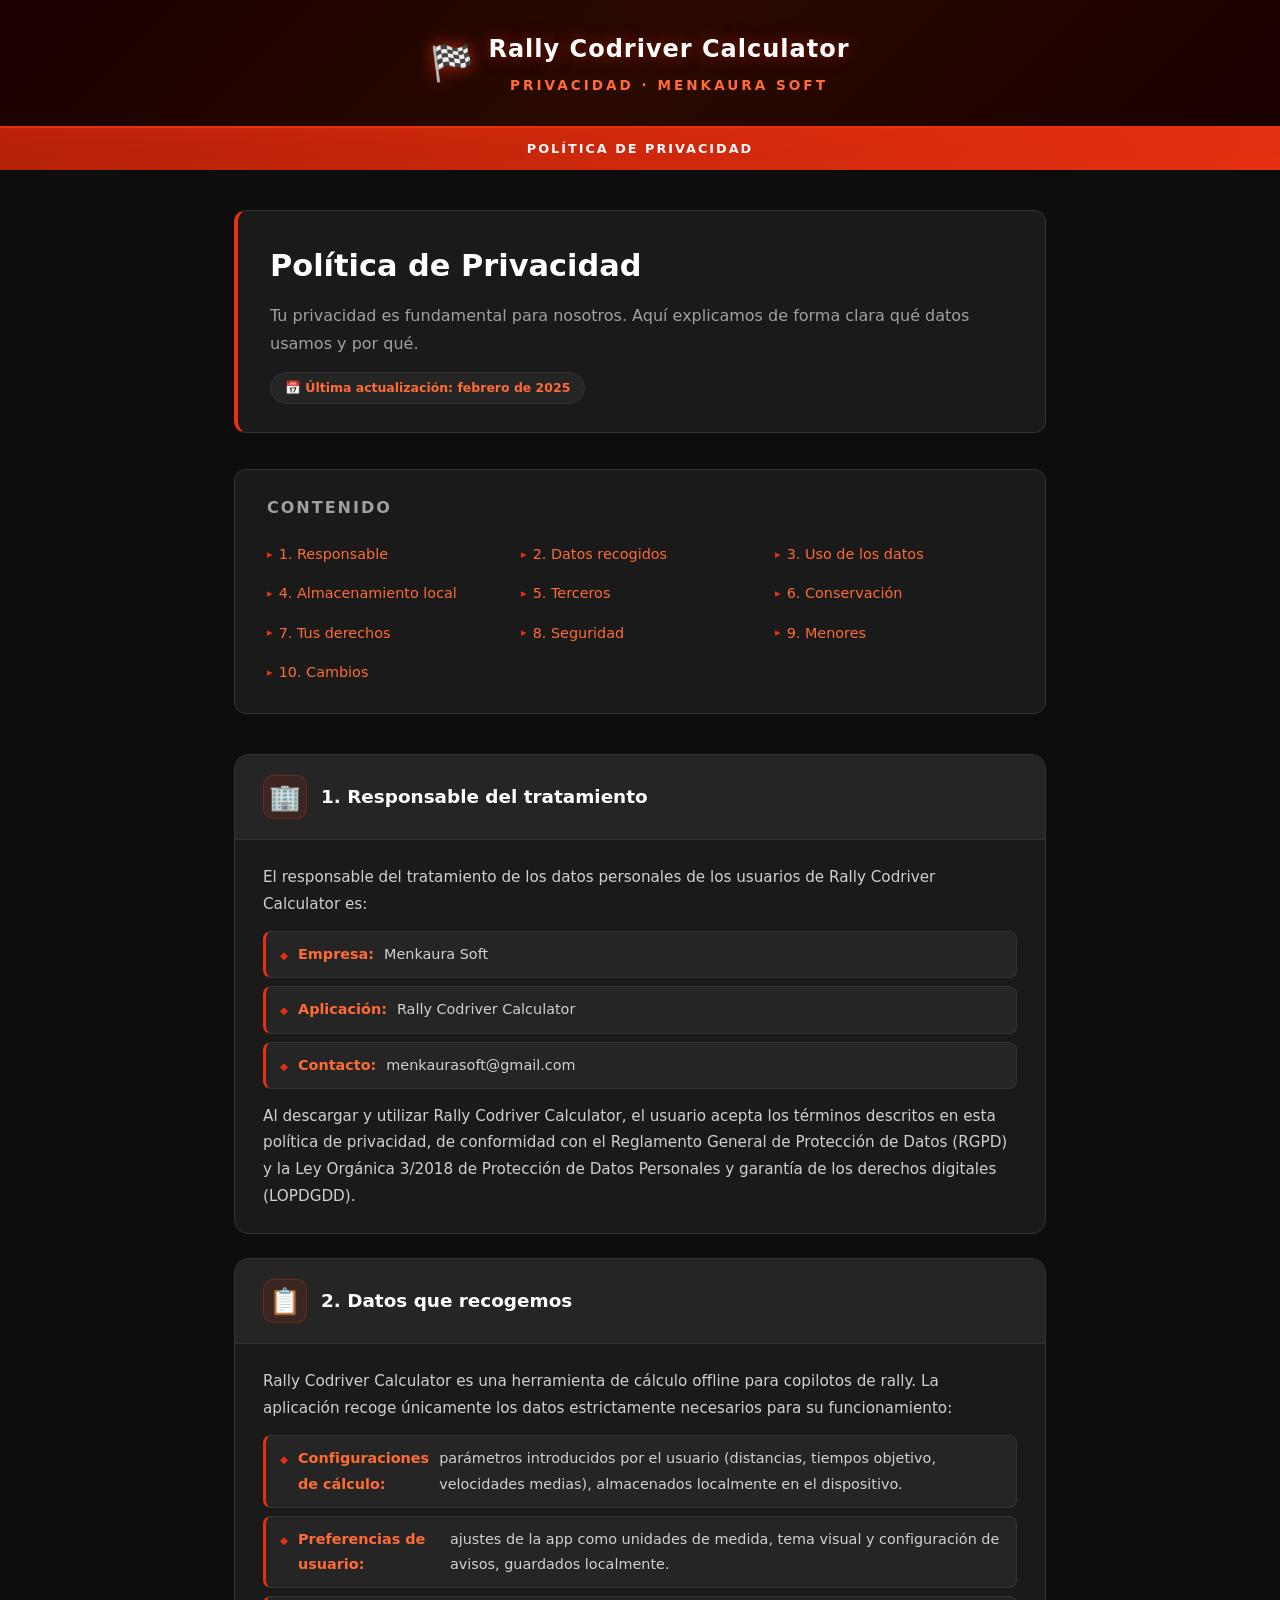
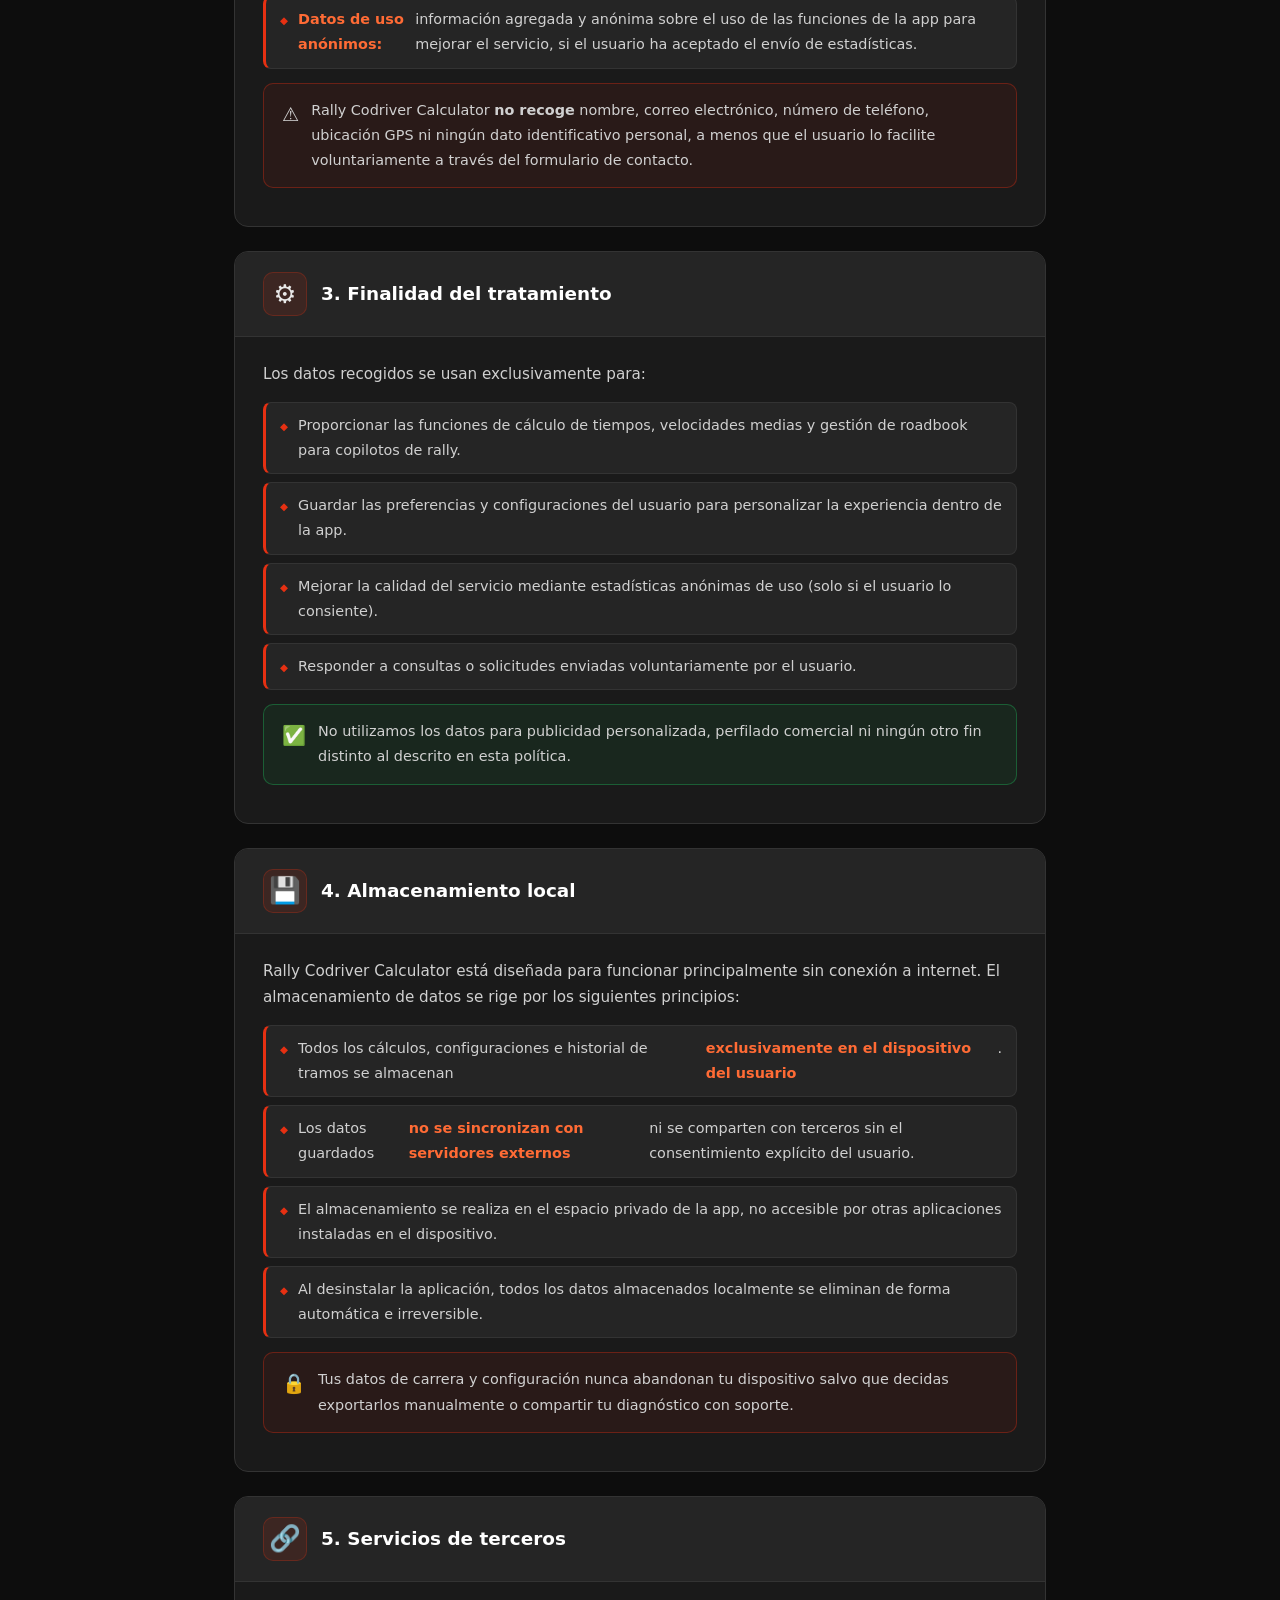
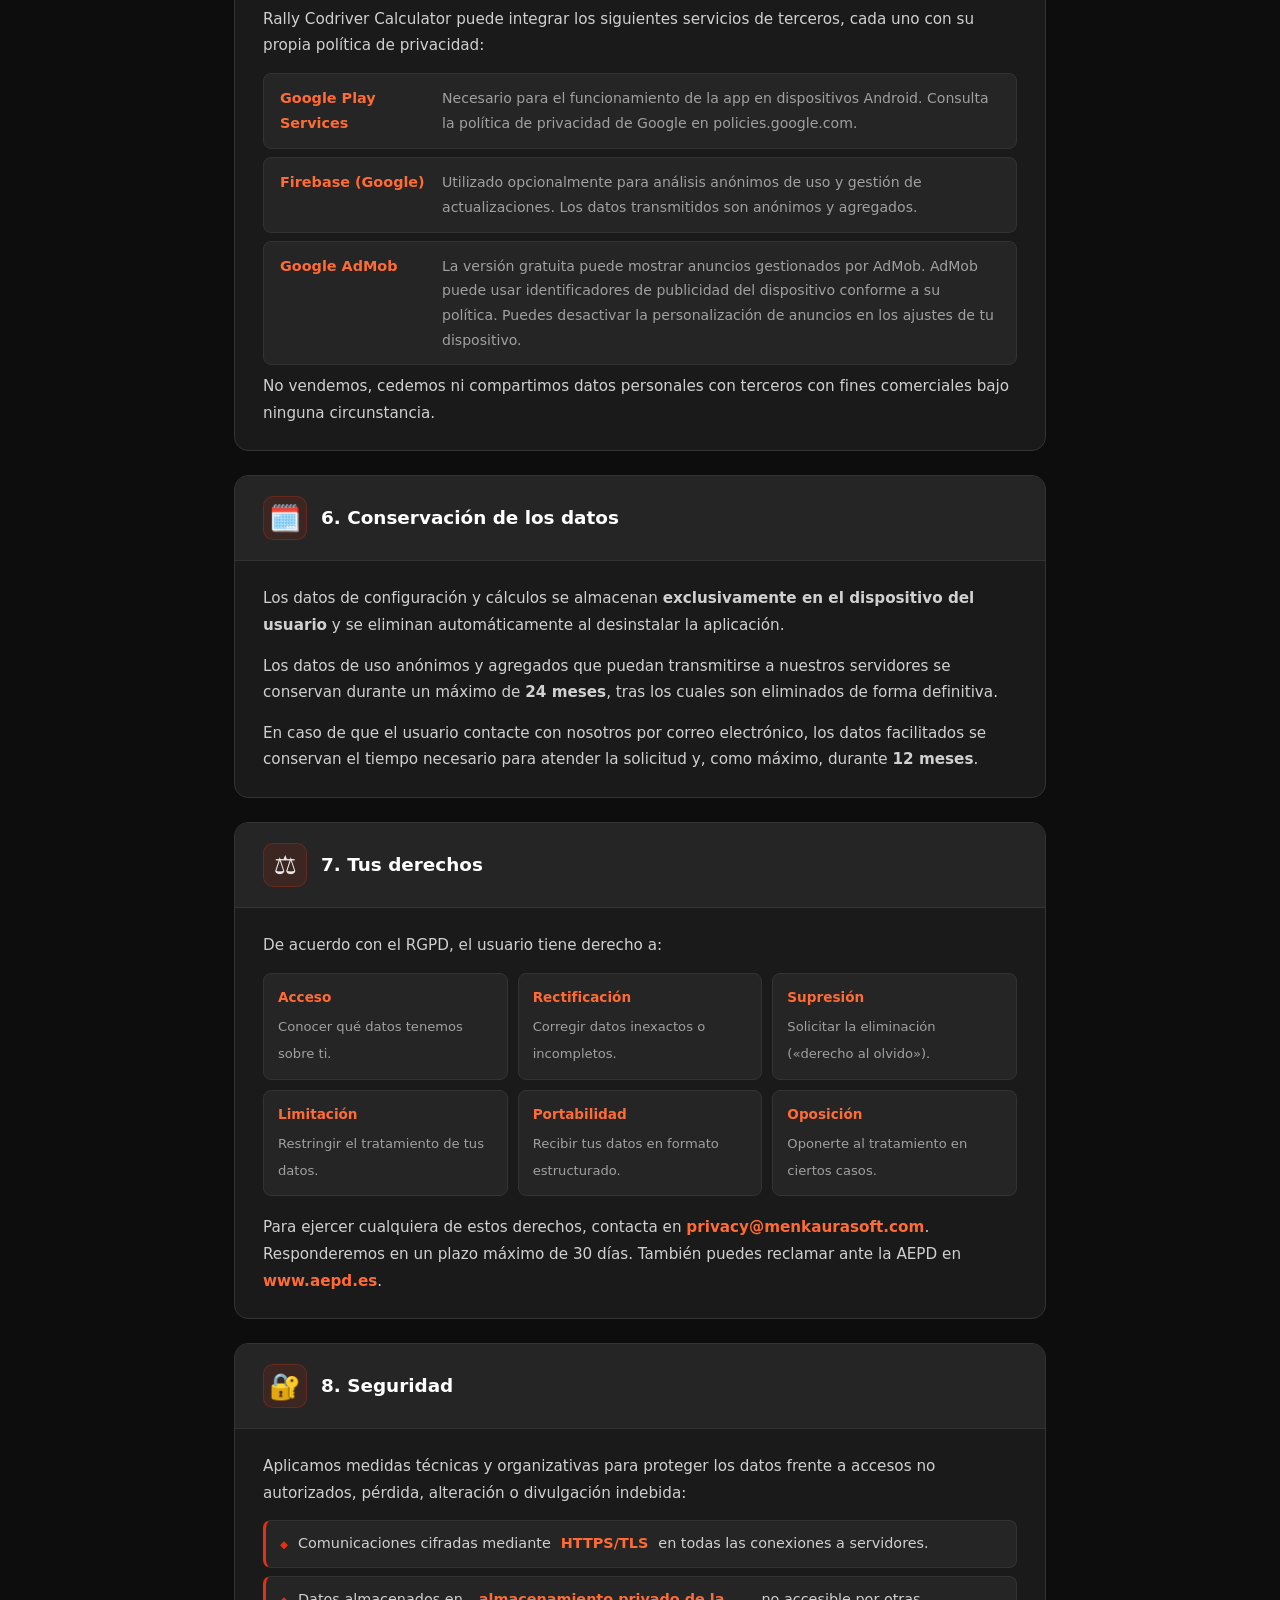
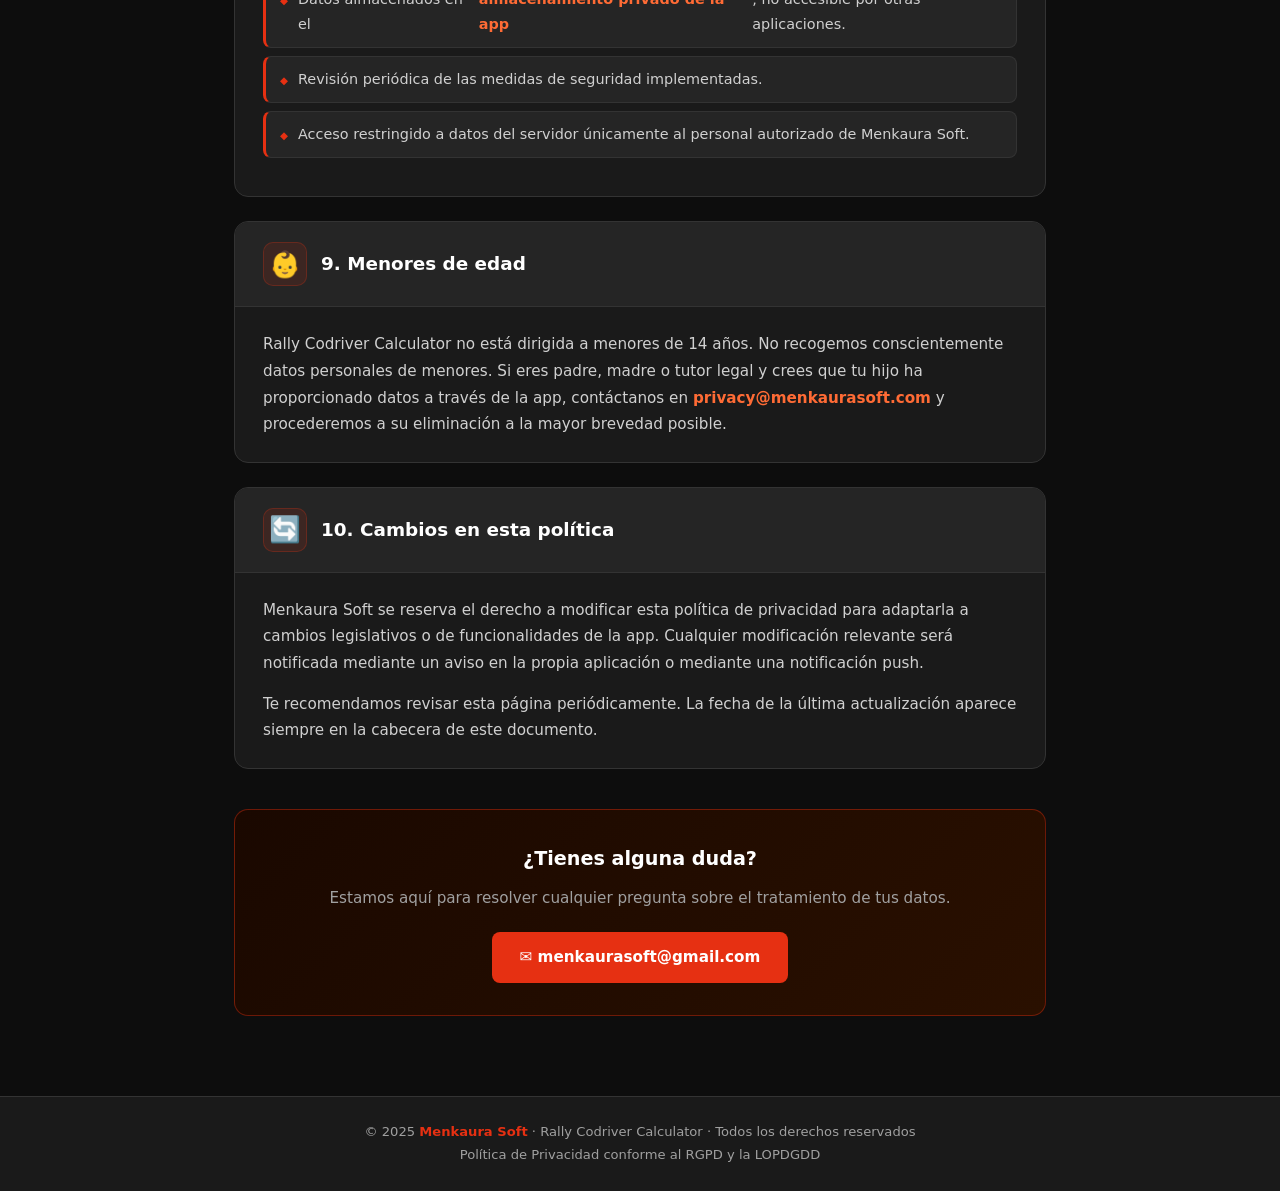
<file: rcc/politica_privacidad.html>
<!DOCTYPE html>
<html lang="es">
<head>
  <meta charset="UTF-8" />
  <meta name="viewport" content="width=device-width, initial-scale=1.0" />
  <title>Política de Privacidad – Rally Codriver Calculator</title>
  <style>
    :root {
      --primary: #e63012;
      --primary-dark: #b52208;
      --bg: #0d0d0d;
      --surface: #1a1a1a;
      --surface2: #252525;
      --border: #333;
      --text: #e8e8e8;
      --text-muted: #a0a0a0;
      --accent: #ff6b35;
    }
    * { margin: 0; padding: 0; box-sizing: border-box; }
    body { font-family: 'Segoe UI', system-ui, sans-serif; background: var(--bg); color: var(--text); line-height: 1.75; }

    header {
      background: linear-gradient(135deg, #1a0000 0%, #2a0a00 50%, #1a0000 100%);
      border-bottom: 2px solid var(--primary);
      padding: 28px 24px;
      text-align: center;
      position: sticky; top: 0; z-index: 100;
      box-shadow: 0 4px 24px rgba(230,48,18,0.3);
    }
    .header-inner { display: flex; align-items: center; justify-content: center; gap: 14px; flex-wrap: wrap; }
    .header-icon { font-size: 2.2rem; filter: drop-shadow(0 0 8px rgba(230,48,18,0.7)); }
    .app-name { font-size: 1.5rem; font-weight: 800; letter-spacing: 1px; color: #fff; text-shadow: 0 0 16px rgba(230,48,18,0.5); }
    .app-subtitle { font-size: 0.85rem; color: var(--accent); letter-spacing: 3px; text-transform: uppercase; font-weight: 600; margin-top: 4px; }

    .hero-band {
      background: linear-gradient(90deg, var(--primary-dark), var(--primary), var(--accent), var(--primary));
      background-size: 300% 100%;
      animation: gradientMove 6s ease infinite;
      text-align: center; padding: 10px 24px;
      font-size: 0.8rem; font-weight: 700; letter-spacing: 2px; text-transform: uppercase; color: #fff;
    }
    @keyframes gradientMove { 0%{background-position:0% 50%} 50%{background-position:100% 50%} 100%{background-position:0% 50%} }

    .container { max-width: 860px; margin: 0 auto; padding: 40px 24px 80px; }

    .intro-card {
      background: var(--surface); border: 1px solid var(--border);
      border-left: 4px solid var(--primary); border-radius: 12px;
      padding: 28px 32px; margin-bottom: 36px;
    }
    .intro-card h1 { font-size: 1.9rem; font-weight: 800; color: #fff; margin-bottom: 10px; }
    .intro-card p { color: var(--text-muted); }
    .last-update {
      display: inline-block; margin-top: 14px;
      background: var(--surface2); border: 1px solid var(--border);
      border-radius: 20px; padding: 4px 14px;
      font-size: 0.78rem; color: var(--accent); font-weight: 600;
    }

    .toc { background: var(--surface); border: 1px solid var(--border); border-radius: 12px; padding: 24px 32px; margin-bottom: 40px; }
    .toc h2 { font-size: 1rem; font-weight: 700; color: var(--text-muted); text-transform: uppercase; letter-spacing: 2px; margin-bottom: 16px; }
    .toc ul { list-style: none; display: grid; grid-template-columns: repeat(auto-fill, minmax(220px, 1fr)); gap: 6px 16px; }
    .toc ul li a { color: var(--accent); text-decoration: none; font-size: 0.9rem; display: flex; align-items: center; gap: 6px; padding: 4px 0; transition: color 0.2s; }
    .toc ul li a:hover { color: #fff; }
    .toc ul li a::before { content: '▸'; font-size: 0.7rem; color: var(--primary); }

    .section { background: var(--surface); border: 1px solid var(--border); border-radius: 14px; margin-bottom: 24px; overflow: hidden; transition: box-shadow 0.2s; }
    .section:hover { box-shadow: 0 0 24px rgba(230,48,18,0.12); }
    .section-header { display: flex; align-items: center; gap: 14px; padding: 20px 28px; background: var(--surface2); border-bottom: 1px solid var(--border); }
    .section-icon { font-size: 1.6rem; width: 44px; height: 44px; display: flex; align-items: center; justify-content: center; background: rgba(230,48,18,0.12); border-radius: 10px; border: 1px solid rgba(230,48,18,0.25); flex-shrink: 0; }
    .section-header h2 { font-size: 1.15rem; font-weight: 700; color: #fff; }
    .section-body { padding: 24px 28px; font-size: 0.95rem; color: #d0d0d0; }
    .section-body p { margin-bottom: 14px; }
    .section-body p:last-child { margin-bottom: 0; }

    .data-list { list-style: none; margin: 14px 0; }
    .data-list li { display: flex; gap: 10px; padding: 10px 14px; background: var(--surface2); border: 1px solid var(--border); border-left: 3px solid var(--primary); border-radius: 8px; margin-bottom: 8px; font-size: 0.9rem; }
    .data-list li::before { content: '◆'; color: var(--primary); font-size: 0.65rem; margin-top: 4px; flex-shrink: 0; }
    .data-list li strong { color: var(--accent); }

    .rights-grid { display: grid; grid-template-columns: repeat(auto-fill, minmax(200px, 1fr)); gap: 10px; margin-top: 14px; }
    .right-item { background: var(--surface2); border: 1px solid var(--border); border-radius: 8px; padding: 12px 14px; }
    .right-item strong { display: block; color: var(--accent); font-size: 0.85rem; margin-bottom: 4px; }
    .right-item span { color: var(--text-muted); font-size: 0.82rem; }

    .alert-box { display: flex; gap: 12px; background: rgba(230,48,18,0.08); border: 1px solid rgba(230,48,18,0.35); border-radius: 10px; padding: 14px 18px; margin: 14px 0; font-size: 0.9rem; }
    .alert-box .alert-icon { font-size: 1.2rem; flex-shrink: 0; }
    .success-box { background: rgba(34,197,94,0.08); border-color: rgba(34,197,94,0.35); }

    .third-party-list { margin-top: 14px; }
    .third-party-item { display: flex; align-items: flex-start; gap: 12px; padding: 12px 16px; border: 1px solid var(--border); border-radius: 8px; margin-bottom: 8px; background: var(--surface2); }
    .third-party-item .tp-name { font-weight: 700; color: var(--accent); min-width: 150px; font-size: 0.9rem; }
    .third-party-item .tp-desc { color: var(--text-muted); font-size: 0.88rem; }

    .contact-card { background: linear-gradient(135deg, #1a0800 0%, #2a1000 100%); border: 1px solid rgba(230,48,18,0.4); border-radius: 14px; padding: 32px; text-align: center; margin-top: 40px; }
    .contact-card h3 { font-size: 1.2rem; font-weight: 700; color: #fff; margin-bottom: 10px; }
    .contact-card p { color: var(--text-muted); margin-bottom: 20px; font-size: 0.95rem; }
    .contact-btn { display: inline-flex; align-items: center; gap: 8px; background: var(--primary); color: #fff; font-weight: 700; font-size: 0.95rem; padding: 12px 28px; border-radius: 8px; text-decoration: none; transition: background 0.2s, transform 0.1s; }
    .contact-btn:hover { background: var(--primary-dark); transform: translateY(-1px); }

    footer { background: var(--surface); border-top: 1px solid var(--border); text-align: center; padding: 24px; font-size: 0.82rem; color: var(--text-muted); }
    footer strong { color: var(--primary); }

    @media (max-width: 600px) {
      .intro-card, .section-body, .toc { padding: 18px 20px; }
      .section-header { padding: 16px 20px; }
      .toc ul { grid-template-columns: 1fr; }
      .rights-grid { grid-template-columns: 1fr 1fr; }
      .third-party-item { flex-direction: column; gap: 4px; }
      .app-name { font-size: 1.2rem; }
    }
  </style>
</head>
<body>

<header>
  <div class="header-inner">
    <span class="header-icon">🏁</span>
    <div>
      <div class="app-name">Rally Codriver Calculator</div>
      <div class="app-subtitle">Privacidad · Menkaura Soft</div>
    </div>
  </div>
</header>
<div class="hero-band">Política de Privacidad</div>

<main class="container">

  <div class="intro-card">
    <h1>Política de Privacidad</h1>
    <p>Tu privacidad es fundamental para nosotros. Aquí explicamos de forma clara qué datos usamos y por qué.</p>
    <span class="last-update">📅 Última actualización: febrero de 2025</span>
  </div>

  <nav class="toc">
    <h2>Contenido</h2>
    <ul>
      <li><a href="#responsable">1. Responsable</a></li>
      <li><a href="#datos">2. Datos recogidos</a></li>
      <li><a href="#uso">3. Uso de los datos</a></li>
      <li><a href="#almacenamiento">4. Almacenamiento local</a></li>
      <li><a href="#terceros">5. Terceros</a></li>
      <li><a href="#conservacion">6. Conservación</a></li>
      <li><a href="#derechos">7. Tus derechos</a></li>
      <li><a href="#seguridad">8. Seguridad</a></li>
      <li><a href="#menores">9. Menores</a></li>
      <li><a href="#cambios">10. Cambios</a></li>
    </ul>
  </nav>

  <!-- 1. RESPONSABLE -->
  <section class="section" id="responsable">
    <div class="section-header">
      <span class="section-icon">🏢</span>
      <h2>1. Responsable del tratamiento</h2>
    </div>
    <div class="section-body">
      <p>El responsable del tratamiento de los datos personales de los usuarios de Rally Codriver Calculator es:</p>
      <ul class="data-list">
        <li><strong>Empresa:</strong> Menkaura Soft</li>
        <li><strong>Aplicación:</strong> Rally Codriver Calculator</li>
        <li><strong>Contacto:</strong> menkaurasoft@gmail.com</li>
      </ul>
      <p>Al descargar y utilizar Rally Codriver Calculator, el usuario acepta los términos descritos en esta política de privacidad, de conformidad con el Reglamento General de Protección de Datos (RGPD) y la Ley Orgánica 3/2018 de Protección de Datos Personales y garantía de los derechos digitales (LOPDGDD).</p>
    </div>
  </section>

  <!-- 2. DATOS -->
  <section class="section" id="datos">
    <div class="section-header">
      <span class="section-icon">📋</span>
      <h2>2. Datos que recogemos</h2>
    </div>
    <div class="section-body">
      <p>Rally Codriver Calculator es una herramienta de cálculo offline para copilotos de rally. La aplicación recoge únicamente los datos estrictamente necesarios para su funcionamiento:</p>
      <ul class="data-list">
        <li><strong>Configuraciones de cálculo:</strong> parámetros introducidos por el usuario (distancias, tiempos objetivo, velocidades medias), almacenados localmente en el dispositivo.</li>
        <li><strong>Preferencias de usuario:</strong> ajustes de la app como unidades de medida, tema visual y configuración de avisos, guardados localmente.</li>
        <li><strong>Datos de uso anónimos:</strong> información agregada y anónima sobre el uso de las funciones de la app para mejorar el servicio, si el usuario ha aceptado el envío de estadísticas.</li>
      </ul>
      <div class="alert-box">
        <span class="alert-icon">⚠️</span>
        <span>Rally Codriver Calculator <strong>no recoge</strong> nombre, correo electrónico, número de teléfono, ubicación GPS ni ningún dato identificativo personal, a menos que el usuario lo facilite voluntariamente a través del formulario de contacto.</span>
      </div>
    </div>
  </section>

  <!-- 3. USO -->
  <section class="section" id="uso">
    <div class="section-header">
      <span class="section-icon">⚙️</span>
      <h2>3. Finalidad del tratamiento</h2>
    </div>
    <div class="section-body">
      <p>Los datos recogidos se usan exclusivamente para:</p>
      <ul class="data-list">
        <li>Proporcionar las funciones de cálculo de tiempos, velocidades medias y gestión de roadbook para copilotos de rally.</li>
        <li>Guardar las preferencias y configuraciones del usuario para personalizar la experiencia dentro de la app.</li>
        <li>Mejorar la calidad del servicio mediante estadísticas anónimas de uso (solo si el usuario lo consiente).</li>
        <li>Responder a consultas o solicitudes enviadas voluntariamente por el usuario.</li>
      </ul>
      <div class="alert-box success-box">
        <span class="alert-icon">✅</span>
        <span>No utilizamos los datos para publicidad personalizada, perfilado comercial ni ningún otro fin distinto al descrito en esta política.</span>
      </div>
    </div>
  </section>

  <!-- 4. ALMACENAMIENTO -->
  <section class="section" id="almacenamiento">
    <div class="section-header">
      <span class="section-icon">💾</span>
      <h2>4. Almacenamiento local</h2>
    </div>
    <div class="section-body">
      <p>Rally Codriver Calculator está diseñada para funcionar principalmente sin conexión a internet. El almacenamiento de datos se rige por los siguientes principios:</p>
      <ul class="data-list">
        <li>Todos los cálculos, configuraciones e historial de tramos se almacenan <strong>exclusivamente en el dispositivo del usuario</strong>.</li>
        <li>Los datos guardados <strong>no se sincronizan con servidores externos</strong> ni se comparten con terceros sin el consentimiento explícito del usuario.</li>
        <li>El almacenamiento se realiza en el espacio privado de la app, no accesible por otras aplicaciones instaladas en el dispositivo.</li>
        <li>Al desinstalar la aplicación, todos los datos almacenados localmente se eliminan de forma automática e irreversible.</li>
      </ul>
      <div class="alert-box">
        <span class="alert-icon">🔒</span>
        <span>Tus datos de carrera y configuración nunca abandonan tu dispositivo salvo que decidas exportarlos manualmente o compartir tu diagnóstico con soporte.</span>
      </div>
    </div>
  </section>

  <!-- 5. TERCEROS -->
  <section class="section" id="terceros">
    <div class="section-header">
      <span class="section-icon">🔗</span>
      <h2>5. Servicios de terceros</h2>
    </div>
    <div class="section-body">
      <p>Rally Codriver Calculator puede integrar los siguientes servicios de terceros, cada uno con su propia política de privacidad:</p>
      <div class="third-party-list">
        <div class="third-party-item">
          <span class="tp-name">Google Play Services</span>
          <span class="tp-desc">Necesario para el funcionamiento de la app en dispositivos Android. Consulta la política de privacidad de Google en policies.google.com.</span>
        </div>
        <div class="third-party-item">
          <span class="tp-name">Firebase (Google)</span>
          <span class="tp-desc">Utilizado opcionalmente para análisis anónimos de uso y gestión de actualizaciones. Los datos transmitidos son anónimos y agregados.</span>
        </div>
        <div class="third-party-item">
          <span class="tp-name">Google AdMob</span>
          <span class="tp-desc">La versión gratuita puede mostrar anuncios gestionados por AdMob. AdMob puede usar identificadores de publicidad del dispositivo conforme a su política. Puedes desactivar la personalización de anuncios en los ajustes de tu dispositivo.</span>
        </div>
      </div>
      <p>No vendemos, cedemos ni compartimos datos personales con terceros con fines comerciales bajo ninguna circunstancia.</p>
    </div>
  </section>

  <!-- 6. CONSERVACIÓN -->
  <section class="section" id="conservacion">
    <div class="section-header">
      <span class="section-icon">🗓️</span>
      <h2>6. Conservación de los datos</h2>
    </div>
    <div class="section-body">
      <p>Los datos de configuración y cálculos se almacenan <strong>exclusivamente en el dispositivo del usuario</strong> y se eliminan automáticamente al desinstalar la aplicación.</p>
      <p>Los datos de uso anónimos y agregados que puedan transmitirse a nuestros servidores se conservan durante un máximo de <strong>24 meses</strong>, tras los cuales son eliminados de forma definitiva.</p>
      <p>En caso de que el usuario contacte con nosotros por correo electrónico, los datos facilitados se conservan el tiempo necesario para atender la solicitud y, como máximo, durante <strong>12 meses</strong>.</p>
    </div>
  </section>

  <!-- 7. DERECHOS -->
  <section class="section" id="derechos">
    <div class="section-header">
      <span class="section-icon">⚖️</span>
      <h2>7. Tus derechos</h2>
    </div>
    <div class="section-body">
      <p>De acuerdo con el RGPD, el usuario tiene derecho a:</p>
      <div class="rights-grid">
        <div class="right-item"><strong>Acceso</strong><span>Conocer qué datos tenemos sobre ti.</span></div>
        <div class="right-item"><strong>Rectificación</strong><span>Corregir datos inexactos o incompletos.</span></div>
        <div class="right-item"><strong>Supresión</strong><span>Solicitar la eliminación («derecho al olvido»).</span></div>
        <div class="right-item"><strong>Limitación</strong><span>Restringir el tratamiento de tus datos.</span></div>
        <div class="right-item"><strong>Portabilidad</strong><span>Recibir tus datos en formato estructurado.</span></div>
        <div class="right-item"><strong>Oposición</strong><span>Oponerte al tratamiento en ciertos casos.</span></div>
      </div>
      <p style="margin-top:18px;">Para ejercer cualquiera de estos derechos, contacta en <strong style="color:var(--accent)">privacy@menkaurasoft.com</strong>. Responderemos en un plazo máximo de 30 días. También puedes reclamar ante la AEPD en <strong style="color:var(--accent)">www.aepd.es</strong>.</p>
    </div>
  </section>

  <!-- 8. SEGURIDAD -->
  <section class="section" id="seguridad">
    <div class="section-header">
      <span class="section-icon">🔐</span>
      <h2>8. Seguridad</h2>
    </div>
    <div class="section-body">
      <p>Aplicamos medidas técnicas y organizativas para proteger los datos frente a accesos no autorizados, pérdida, alteración o divulgación indebida:</p>
      <ul class="data-list">
        <li>Comunicaciones cifradas mediante <strong>HTTPS/TLS</strong> en todas las conexiones a servidores.</li>
        <li>Datos almacenados en el <strong>almacenamiento privado de la app</strong>, no accesible por otras aplicaciones.</li>
        <li>Revisión periódica de las medidas de seguridad implementadas.</li>
        <li>Acceso restringido a datos del servidor únicamente al personal autorizado de Menkaura Soft.</li>
      </ul>
    </div>
  </section>

  <!-- 9. MENORES -->
  <section class="section" id="menores">
    <div class="section-header">
      <span class="section-icon">👶</span>
      <h2>9. Menores de edad</h2>
    </div>
    <div class="section-body">
      <p>Rally Codriver Calculator no está dirigida a menores de 14 años. No recogemos conscientemente datos personales de menores. Si eres padre, madre o tutor legal y crees que tu hijo ha proporcionado datos a través de la app, contáctanos en <strong style="color:var(--accent)">privacy@menkaurasoft.com</strong> y procederemos a su eliminación a la mayor brevedad posible.</p>
    </div>
  </section>

  <!-- 10. CAMBIOS -->
  <section class="section" id="cambios">
    <div class="section-header">
      <span class="section-icon">🔄</span>
      <h2>10. Cambios en esta política</h2>
    </div>
    <div class="section-body">
      <p>Menkaura Soft se reserva el derecho a modificar esta política de privacidad para adaptarla a cambios legislativos o de funcionalidades de la app. Cualquier modificación relevante será notificada mediante un aviso en la propia aplicación o mediante una notificación push.</p>
      <p>Te recomendamos revisar esta página periódicamente. La fecha de la última actualización aparece siempre en la cabecera de este documento.</p>
    </div>
  </section>

  <!-- CONTACTO -->
  <div class="contact-card">
    <h3>¿Tienes alguna duda?</h3>
    <p>Estamos aquí para resolver cualquier pregunta sobre el tratamiento de tus datos.</p>
    <a href="mailto:menkaurasoft@gmail.com" class="contact-btn">✉️ menkaurasoft@gmail.com</a>
  </div>

</main>

<footer>
  © 2025 <strong>Menkaura Soft</strong> · Rally Codriver Calculator · Todos los derechos reservados<br>
  Política de Privacidad conforme al RGPD y la LOPDGDD
</footer>

</body>
</html>
</file>
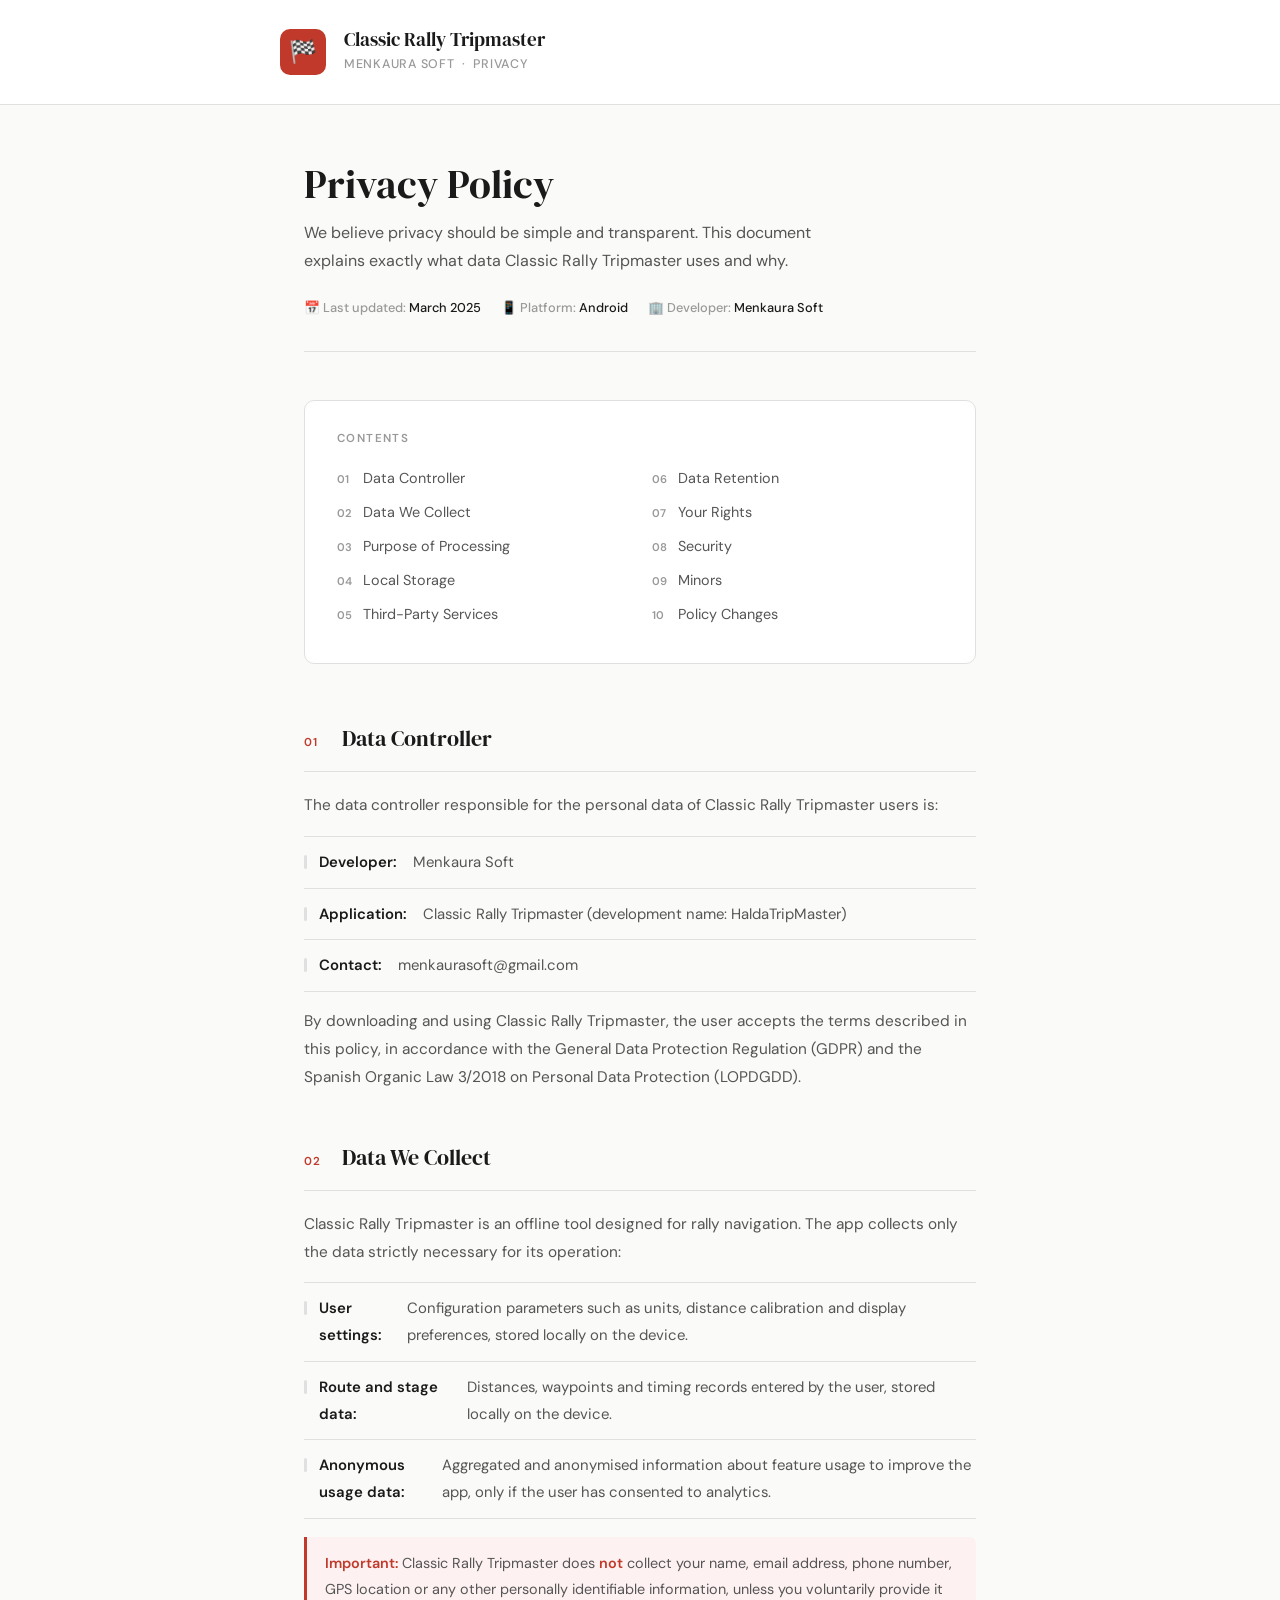
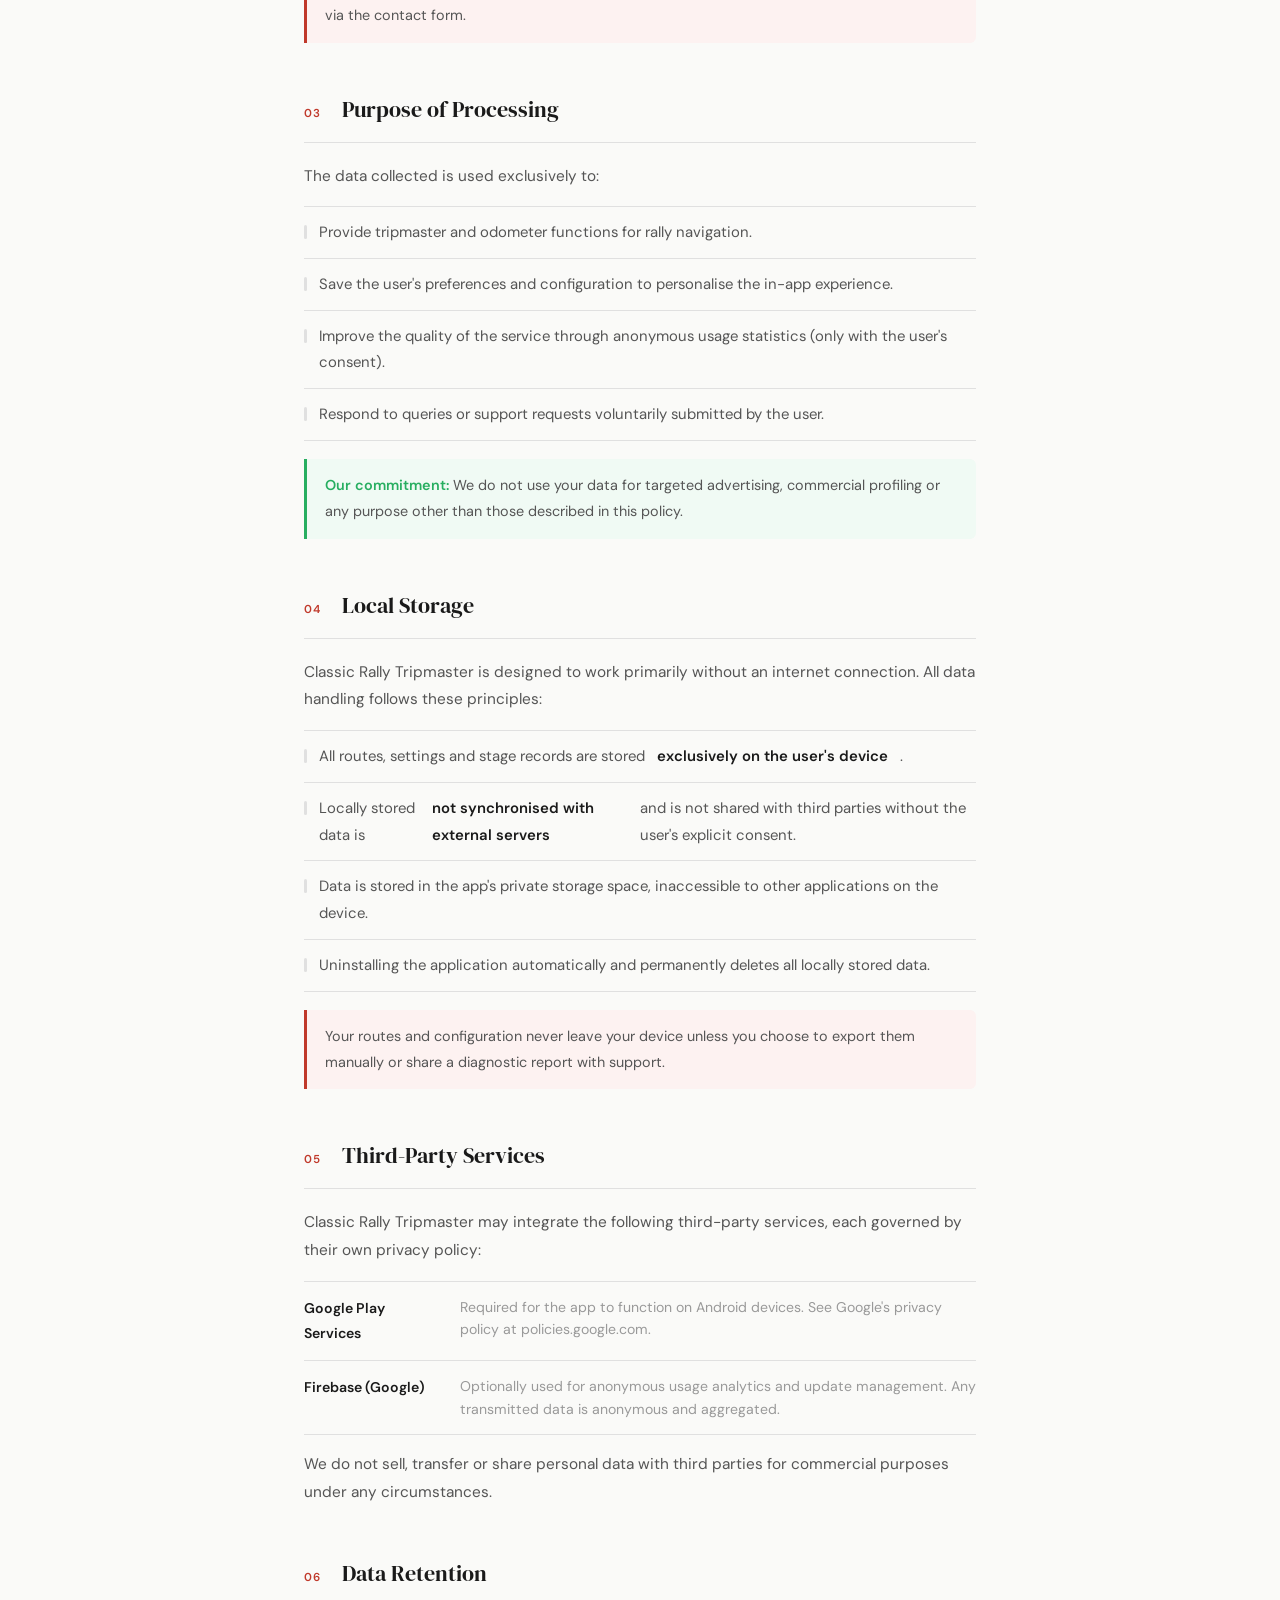
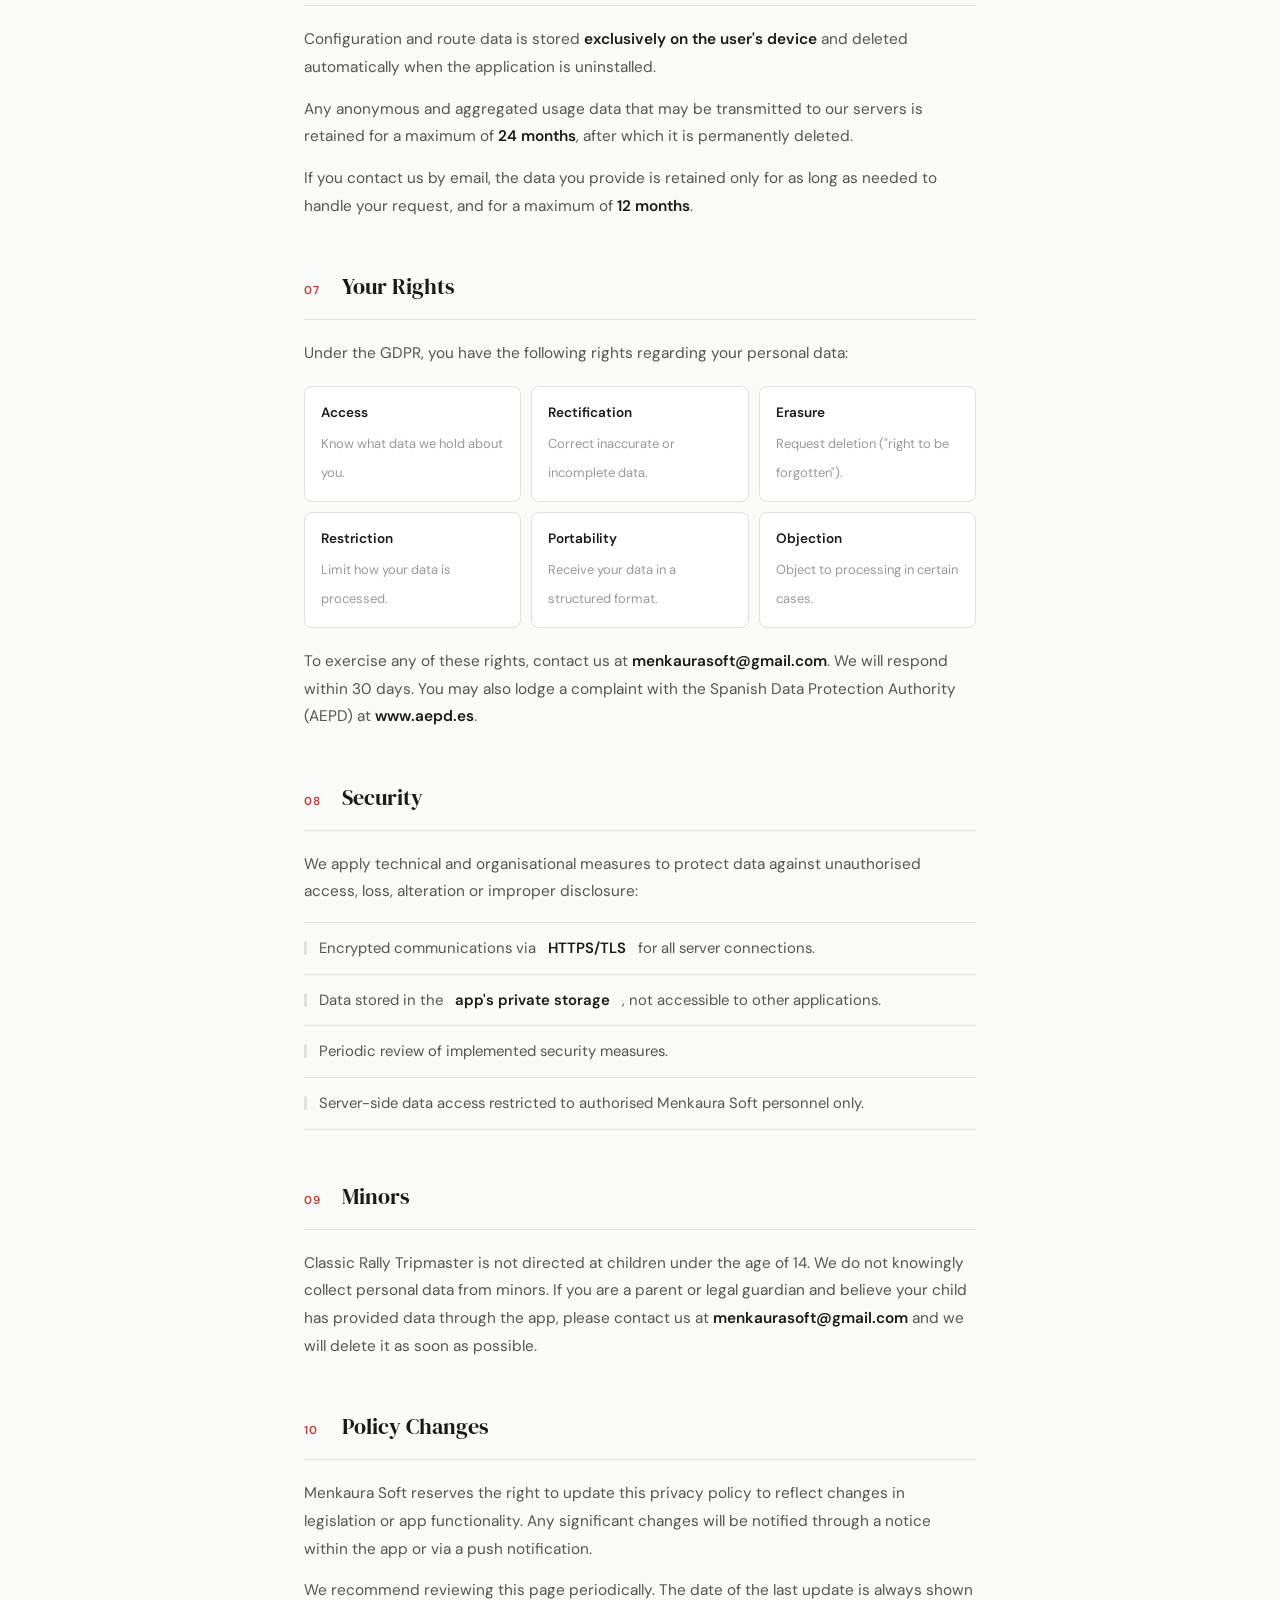
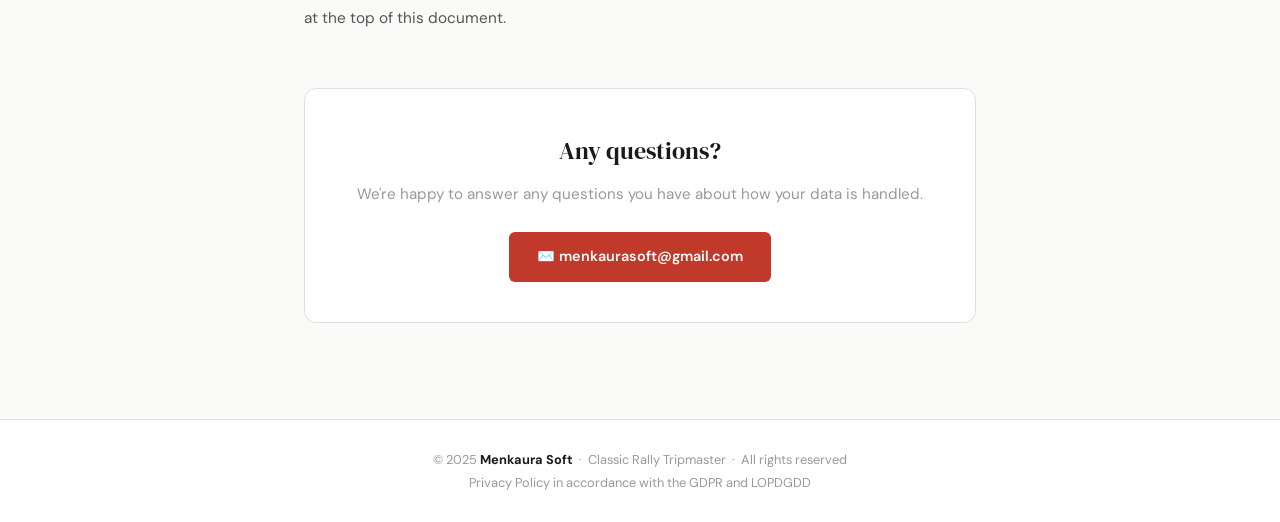
<file: Tripmaster/privacy_policy.html>
<!DOCTYPE html>
<html lang="en">
<head>
  <meta charset="UTF-8" />
  <meta name="viewport" content="width=device-width, initial-scale=1.0" />
  <title>Privacy Policy – Classic Rally Tripmaster</title>
  <link href="https://fonts.googleapis.com/css2?family=DM+Serif+Display&family=DM+Sans:ital,opsz,wght@0,9..40,300;0,9..40,400;0,9..40,500;0,9..40,600;1,9..40,400&display=swap" rel="stylesheet" />
  <style>
    :root {
      --ink: #1a1a1a;
      --ink-light: #555;
      --ink-muted: #999;
      --rule: #e0e0e0;
      --bg: #fafaf8;
      --white: #ffffff;
      --accent: #c0392b;
      --accent-light: #fdf2f1;
    }

    * { margin: 0; padding: 0; box-sizing: border-box; }

    body {
      font-family: 'DM Sans', sans-serif;
      background: var(--bg);
      color: var(--ink);
      font-size: 16px;
      line-height: 1.8;
    }

    header {
      background: var(--white);
      border-bottom: 1px solid var(--rule);
      padding: 28px 24px;
    }
    .header-inner {
      max-width: 720px;
      margin: 0 auto;
      display: flex;
      align-items: center;
      gap: 18px;
    }
    .logo-badge {
      width: 46px;
      height: 46px;
      background: var(--accent);
      border-radius: 10px;
      display: flex;
      align-items: center;
      justify-content: center;
      font-size: 1.4rem;
      flex-shrink: 0;
    }
    .app-name {
      font-family: 'DM Serif Display', serif;
      font-size: 1.2rem;
      color: var(--ink);
      line-height: 1.2;
    }
    .brand {
      font-size: 0.78rem;
      color: var(--ink-muted);
      font-weight: 500;
      letter-spacing: 0.06em;
      text-transform: uppercase;
      margin-top: 2px;
    }

    main {
      max-width: 720px;
      margin: 0 auto;
      padding: 56px 24px 96px;
    }

    .page-title {
      margin-bottom: 48px;
      padding-bottom: 32px;
      border-bottom: 1px solid var(--rule);
    }
    .page-title h1 {
      font-family: 'DM Serif Display', serif;
      font-size: 2.5rem;
      font-weight: 400;
      line-height: 1.15;
      color: var(--ink);
      margin-bottom: 12px;
    }
    .page-title p {
      color: var(--ink-light);
      font-size: 1rem;
      max-width: 540px;
    }
    .meta-row {
      display: flex;
      gap: 20px;
      margin-top: 20px;
      flex-wrap: wrap;
    }
    .meta-chip {
      font-size: 0.8rem;
      font-weight: 500;
      color: var(--ink-muted);
    }
    .meta-chip span { color: var(--ink); }

    .toc {
      background: var(--white);
      border: 1px solid var(--rule);
      border-radius: 10px;
      padding: 28px 32px;
      margin-bottom: 56px;
    }
    .toc-label {
      font-size: 0.72rem;
      font-weight: 600;
      letter-spacing: 0.12em;
      text-transform: uppercase;
      color: var(--ink-muted);
      margin-bottom: 16px;
    }
    .toc ol { list-style: none; columns: 2; column-gap: 24px; }
    .toc ol li { break-inside: avoid; margin-bottom: 8px; }
    .toc ol li a {
      color: var(--ink-light);
      text-decoration: none;
      font-size: 0.9rem;
      display: flex;
      align-items: baseline;
      gap: 8px;
      transition: color 0.15s;
    }
    .toc ol li a:hover { color: var(--accent); }
    .toc ol li a .num {
      font-size: 0.7rem;
      font-weight: 600;
      color: var(--ink-muted);
      min-width: 18px;
    }
    @media (max-width: 500px) { .toc ol { columns: 1; } }

    .section { margin-bottom: 48px; scroll-margin-top: 24px; }
    .section-heading {
      display: flex;
      align-items: baseline;
      gap: 14px;
      margin-bottom: 20px;
      padding-bottom: 12px;
      border-bottom: 1px solid var(--rule);
    }
    .section-num {
      font-size: 0.72rem;
      font-weight: 600;
      letter-spacing: 0.1em;
      color: var(--accent);
      text-transform: uppercase;
      min-width: 24px;
    }
    .section-heading h2 {
      font-family: 'DM Serif Display', serif;
      font-size: 1.35rem;
      font-weight: 400;
      color: var(--ink);
    }

    .section-body p {
      color: var(--ink-light);
      margin-bottom: 14px;
      font-size: 0.96rem;
    }
    .section-body p:last-child { margin-bottom: 0; }
    .section-body strong { color: var(--ink); font-weight: 600; }

    .data-list { list-style: none; margin: 16px 0; }
    .data-list li {
      display: flex;
      gap: 12px;
      padding: 12px 0;
      border-bottom: 1px solid var(--rule);
      font-size: 0.93rem;
      color: var(--ink-light);
      align-items: flex-start;
    }
    .data-list li:first-child { border-top: 1px solid var(--rule); }
    .data-list li::before {
      content: '';
      width: 3px;
      background: var(--rule);
      border-radius: 2px;
      flex-shrink: 0;
      margin-top: 6px;
      height: 14px;
    }

    .notice {
      background: var(--accent-light);
      border-left: 3px solid var(--accent);
      border-radius: 0 6px 6px 0;
      padding: 14px 18px;
      margin: 18px 0;
      font-size: 0.9rem;
      color: var(--ink-light);
    }
    .notice strong { color: var(--accent); }
    .notice-ok { background: #f0faf4; border-left-color: #27ae60; }
    .notice-ok strong { color: #27ae60; }

    .rights-grid {
      display: grid;
      grid-template-columns: repeat(auto-fill, minmax(175px, 1fr));
      gap: 10px;
      margin-top: 18px;
    }
    .right-item {
      border: 1px solid var(--rule);
      border-radius: 8px;
      padding: 14px 16px;
      background: var(--white);
    }
    .right-item strong {
      display: block;
      font-size: 0.85rem;
      font-weight: 600;
      color: var(--ink);
      margin-bottom: 4px;
    }
    .right-item span { font-size: 0.81rem; color: var(--ink-muted); line-height: 1.5; }

    .tp-list { margin-top: 16px; }
    .tp-item {
      display: flex;
      gap: 16px;
      padding: 14px 0;
      border-bottom: 1px solid var(--rule);
      align-items: flex-start;
    }
    .tp-item:first-child { border-top: 1px solid var(--rule); }
    .tp-name { font-weight: 600; font-size: 0.88rem; color: var(--ink); min-width: 140px; }
    .tp-desc { font-size: 0.88rem; color: var(--ink-muted); line-height: 1.6; }

    .contact-block {
      background: var(--white);
      border: 1px solid var(--rule);
      border-radius: 12px;
      padding: 40px;
      text-align: center;
      margin-top: 56px;
    }
    .contact-block h3 {
      font-family: 'DM Serif Display', serif;
      font-size: 1.5rem;
      font-weight: 400;
      margin-bottom: 8px;
    }
    .contact-block p { color: var(--ink-muted); font-size: 0.95rem; margin-bottom: 24px; }
    .contact-btn {
      display: inline-flex;
      align-items: center;
      gap: 8px;
      background: var(--accent);
      color: #fff;
      font-weight: 600;
      font-size: 0.9rem;
      padding: 12px 28px;
      border-radius: 6px;
      text-decoration: none;
      transition: opacity 0.15s;
    }
    .contact-btn:hover { opacity: 0.88; }

    footer {
      border-top: 1px solid var(--rule);
      text-align: center;
      padding: 28px 24px;
      font-size: 0.8rem;
      color: var(--ink-muted);
      background: var(--white);
    }
    footer strong { color: var(--ink); }

    @media (max-width: 600px) {
      .page-title h1 { font-size: 1.9rem; }
      .toc { padding: 20px; }
      .contact-block { padding: 28px 20px; }
      .tp-item { flex-direction: column; gap: 4px; }
    }
  </style>
</head>
<body>

<header>
  <div class="header-inner">
    <div class="logo-badge">🏁</div>
    <div>
      <div class="app-name">Classic Rally Tripmaster</div>
      <div class="brand">Menkaura Soft &nbsp;·&nbsp; Privacy</div>
    </div>
  </div>
</header>

<main>

  <div class="page-title">
    <h1>Privacy Policy</h1>
    <p>We believe privacy should be simple and transparent. This document explains exactly what data Classic Rally Tripmaster uses and why.</p>
    <div class="meta-row">
      <div class="meta-chip">📅 Last updated: <span>March 2025</span></div>
      <div class="meta-chip">📱 Platform: <span>Android</span></div>
      <div class="meta-chip">🏢 Developer: <span>Menkaura Soft</span></div>
    </div>
  </div>

  <nav class="toc">
    <div class="toc-label">Contents</div>
    <ol>
      <li><a href="#controller"><span class="num">01</span> Data Controller</a></li>
      <li><a href="#data"><span class="num">02</span> Data We Collect</a></li>
      <li><a href="#purpose"><span class="num">03</span> Purpose of Processing</a></li>
      <li><a href="#storage"><span class="num">04</span> Local Storage</a></li>
      <li><a href="#third-parties"><span class="num">05</span> Third-Party Services</a></li>
      <li><a href="#retention"><span class="num">06</span> Data Retention</a></li>
      <li><a href="#rights"><span class="num">07</span> Your Rights</a></li>
      <li><a href="#security"><span class="num">08</span> Security</a></li>
      <li><a href="#minors"><span class="num">09</span> Minors</a></li>
      <li><a href="#changes"><span class="num">10</span> Policy Changes</a></li>
    </ol>
  </nav>

  <section class="section" id="controller">
    <div class="section-heading">
      <span class="section-num">01</span>
      <h2>Data Controller</h2>
    </div>
    <div class="section-body">
      <p>The data controller responsible for the personal data of Classic Rally Tripmaster users is:</p>
      <ul class="data-list">
        <li><strong>Developer:&nbsp;</strong> Menkaura Soft</li>
        <li><strong>Application:&nbsp;</strong> Classic Rally Tripmaster (development name: HaldaTripMaster)</li>
        <li><strong>Contact:&nbsp;</strong> menkaurasoft@gmail.com</li>
      </ul>
      <p>By downloading and using Classic Rally Tripmaster, the user accepts the terms described in this policy, in accordance with the General Data Protection Regulation (GDPR) and the Spanish Organic Law 3/2018 on Personal Data Protection (LOPDGDD).</p>
    </div>
  </section>

  <section class="section" id="data">
    <div class="section-heading">
      <span class="section-num">02</span>
      <h2>Data We Collect</h2>
    </div>
    <div class="section-body">
      <p>Classic Rally Tripmaster is an offline tool designed for rally navigation. The app collects only the data strictly necessary for its operation:</p>
      <ul class="data-list">
        <li><strong>User settings:&nbsp;</strong> Configuration parameters such as units, distance calibration and display preferences, stored locally on the device.</li>
        <li><strong>Route and stage data:&nbsp;</strong> Distances, waypoints and timing records entered by the user, stored locally on the device.</li>
        <li><strong>Anonymous usage data:&nbsp;</strong> Aggregated and anonymised information about feature usage to improve the app, only if the user has consented to analytics.</li>
      </ul>
      <div class="notice">
        <strong>Important:</strong> Classic Rally Tripmaster does <strong>not</strong> collect your name, email address, phone number, GPS location or any other personally identifiable information, unless you voluntarily provide it via the contact form.
      </div>
    </div>
  </section>

  <section class="section" id="purpose">
    <div class="section-heading">
      <span class="section-num">03</span>
      <h2>Purpose of Processing</h2>
    </div>
    <div class="section-body">
      <p>The data collected is used exclusively to:</p>
      <ul class="data-list">
        <li>Provide tripmaster and odometer functions for rally navigation.</li>
        <li>Save the user's preferences and configuration to personalise the in-app experience.</li>
        <li>Improve the quality of the service through anonymous usage statistics (only with the user's consent).</li>
        <li>Respond to queries or support requests voluntarily submitted by the user.</li>
      </ul>
      <div class="notice notice-ok">
        <strong>Our commitment:</strong> We do not use your data for targeted advertising, commercial profiling or any purpose other than those described in this policy.
      </div>
    </div>
  </section>

  <section class="section" id="storage">
    <div class="section-heading">
      <span class="section-num">04</span>
      <h2>Local Storage</h2>
    </div>
    <div class="section-body">
      <p>Classic Rally Tripmaster is designed to work primarily without an internet connection. All data handling follows these principles:</p>
      <ul class="data-list">
        <li>All routes, settings and stage records are stored <strong>exclusively on the user's device</strong>.</li>
        <li>Locally stored data is <strong>not synchronised with external servers</strong> and is not shared with third parties without the user's explicit consent.</li>
        <li>Data is stored in the app's private storage space, inaccessible to other applications on the device.</li>
        <li>Uninstalling the application automatically and permanently deletes all locally stored data.</li>
      </ul>
      <div class="notice">
        Your routes and configuration never leave your device unless you choose to export them manually or share a diagnostic report with support.
      </div>
    </div>
  </section>

  <section class="section" id="third-parties">
    <div class="section-heading">
      <span class="section-num">05</span>
      <h2>Third-Party Services</h2>
    </div>
    <div class="section-body">
      <p>Classic Rally Tripmaster may integrate the following third-party services, each governed by their own privacy policy:</p>
      <div class="tp-list">
        <div class="tp-item">
          <span class="tp-name">Google Play Services</span>
          <span class="tp-desc">Required for the app to function on Android devices. See Google's privacy policy at policies.google.com.</span>
        </div>
        <div class="tp-item">
          <span class="tp-name">Firebase (Google)</span>
          <span class="tp-desc">Optionally used for anonymous usage analytics and update management. Any transmitted data is anonymous and aggregated.</span>
        </div>
      </div>
      <p style="margin-top:16px;">We do not sell, transfer or share personal data with third parties for commercial purposes under any circumstances.</p>
    </div>
  </section>

  <section class="section" id="retention">
    <div class="section-heading">
      <span class="section-num">06</span>
      <h2>Data Retention</h2>
    </div>
    <div class="section-body">
      <p>Configuration and route data is stored <strong>exclusively on the user's device</strong> and deleted automatically when the application is uninstalled.</p>
      <p>Any anonymous and aggregated usage data that may be transmitted to our servers is retained for a maximum of <strong>24 months</strong>, after which it is permanently deleted.</p>
      <p>If you contact us by email, the data you provide is retained only for as long as needed to handle your request, and for a maximum of <strong>12 months</strong>.</p>
    </div>
  </section>

  <section class="section" id="rights">
    <div class="section-heading">
      <span class="section-num">07</span>
      <h2>Your Rights</h2>
    </div>
    <div class="section-body">
      <p>Under the GDPR, you have the following rights regarding your personal data:</p>
      <div class="rights-grid">
        <div class="right-item"><strong>Access</strong><span>Know what data we hold about you.</span></div>
        <div class="right-item"><strong>Rectification</strong><span>Correct inaccurate or incomplete data.</span></div>
        <div class="right-item"><strong>Erasure</strong><span>Request deletion ("right to be forgotten").</span></div>
        <div class="right-item"><strong>Restriction</strong><span>Limit how your data is processed.</span></div>
        <div class="right-item"><strong>Portability</strong><span>Receive your data in a structured format.</span></div>
        <div class="right-item"><strong>Objection</strong><span>Object to processing in certain cases.</span></div>
      </div>
      <p style="margin-top:20px;">To exercise any of these rights, contact us at <strong>menkaurasoft@gmail.com</strong>. We will respond within 30 days. You may also lodge a complaint with the Spanish Data Protection Authority (AEPD) at <strong>www.aepd.es</strong>.</p>
    </div>
  </section>

  <section class="section" id="security">
    <div class="section-heading">
      <span class="section-num">08</span>
      <h2>Security</h2>
    </div>
    <div class="section-body">
      <p>We apply technical and organisational measures to protect data against unauthorised access, loss, alteration or improper disclosure:</p>
      <ul class="data-list">
        <li>Encrypted communications via <strong>HTTPS/TLS</strong> for all server connections.</li>
        <li>Data stored in the <strong>app's private storage</strong>, not accessible to other applications.</li>
        <li>Periodic review of implemented security measures.</li>
        <li>Server-side data access restricted to authorised Menkaura Soft personnel only.</li>
      </ul>
    </div>
  </section>

  <section class="section" id="minors">
    <div class="section-heading">
      <span class="section-num">09</span>
      <h2>Minors</h2>
    </div>
    <div class="section-body">
      <p>Classic Rally Tripmaster is not directed at children under the age of 14. We do not knowingly collect personal data from minors. If you are a parent or legal guardian and believe your child has provided data through the app, please contact us at <strong>menkaurasoft@gmail.com</strong> and we will delete it as soon as possible.</p>
    </div>
  </section>

  <section class="section" id="changes">
    <div class="section-heading">
      <span class="section-num">10</span>
      <h2>Policy Changes</h2>
    </div>
    <div class="section-body">
      <p>Menkaura Soft reserves the right to update this privacy policy to reflect changes in legislation or app functionality. Any significant changes will be notified through a notice within the app or via a push notification.</p>
      <p>We recommend reviewing this page periodically. The date of the last update is always shown at the top of this document.</p>
    </div>
  </section>

  <div class="contact-block">
    <h3>Any questions?</h3>
    <p>We're happy to answer any questions you have about how your data is handled.</p>
    <a href="mailto:menkaurasoft@gmail.com" class="contact-btn">✉️ menkaurasoft@gmail.com</a>
  </div>

</main>

<footer>
  © 2025 <strong>Menkaura Soft</strong> &nbsp;·&nbsp; Classic Rally Tripmaster &nbsp;·&nbsp; All rights reserved<br />
  Privacy Policy in accordance with the GDPR and LOPDGDD
</footer>

</body>
</html>
</file>
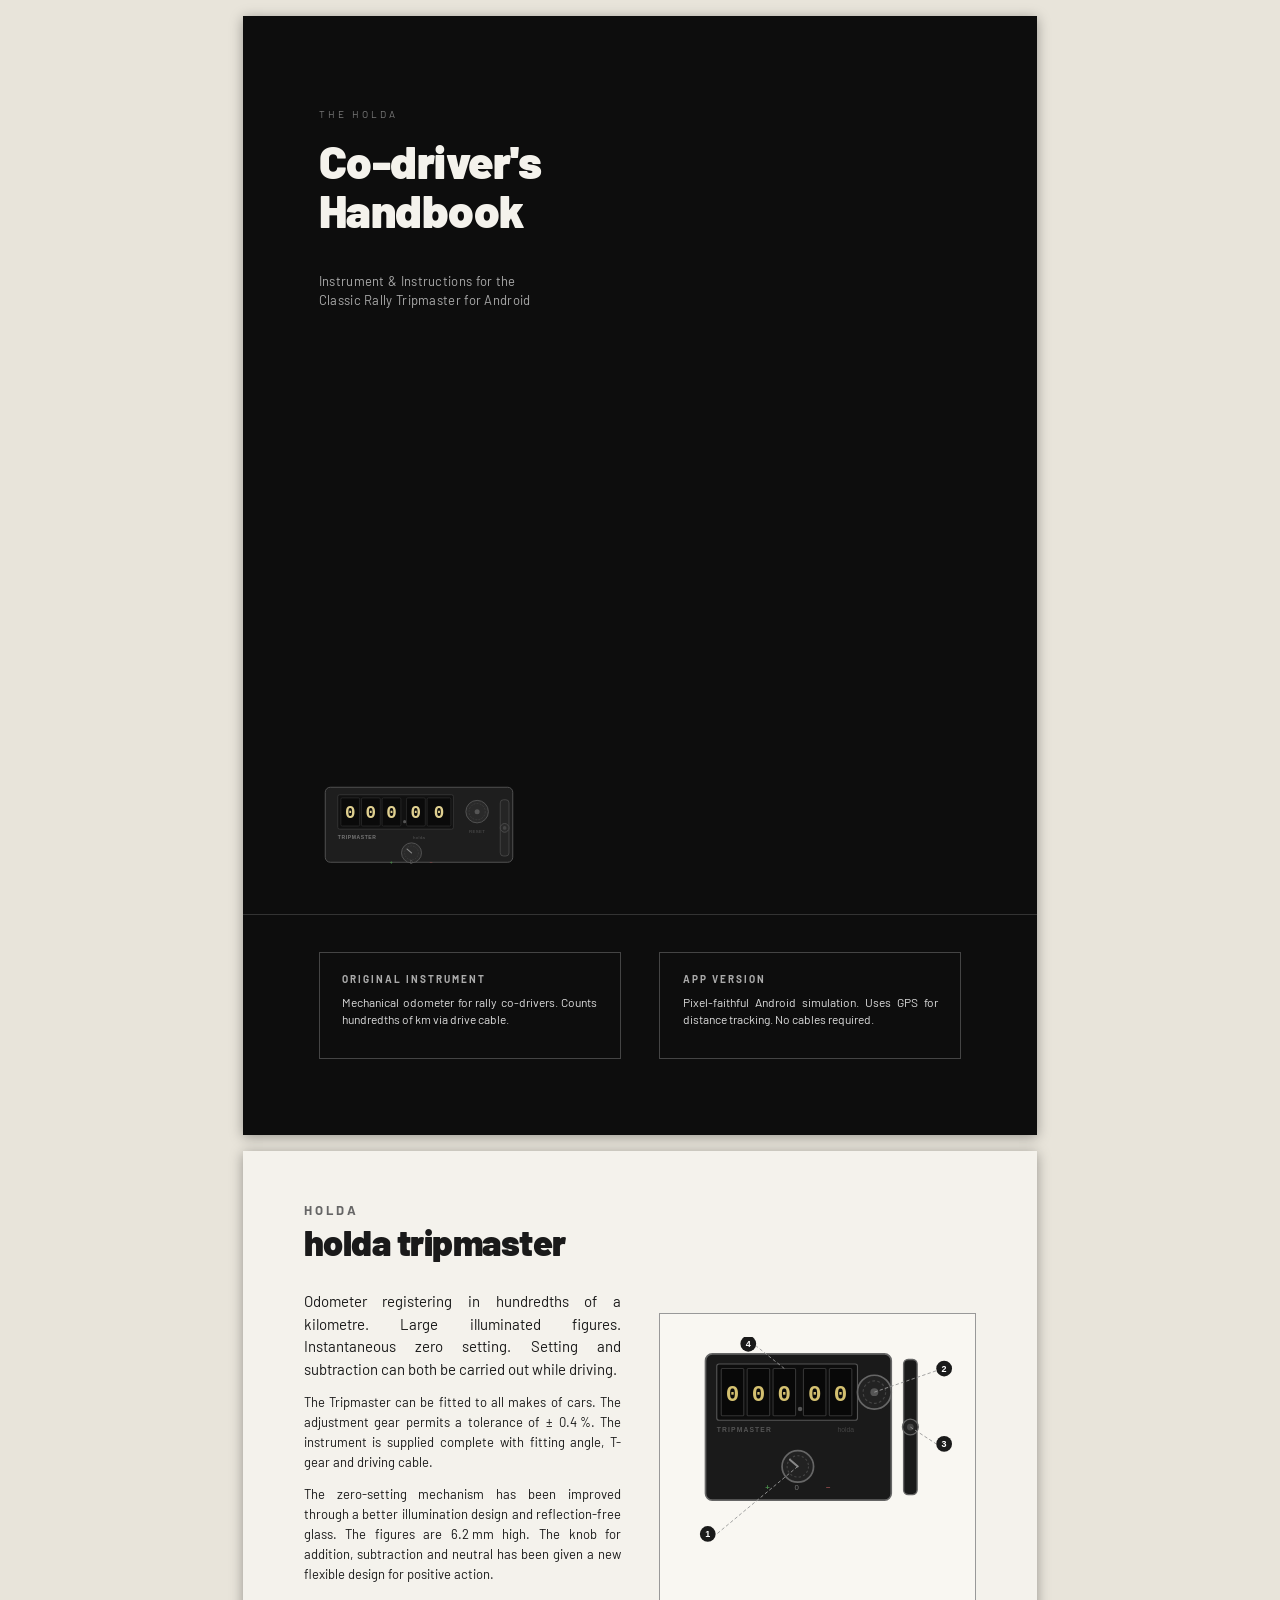
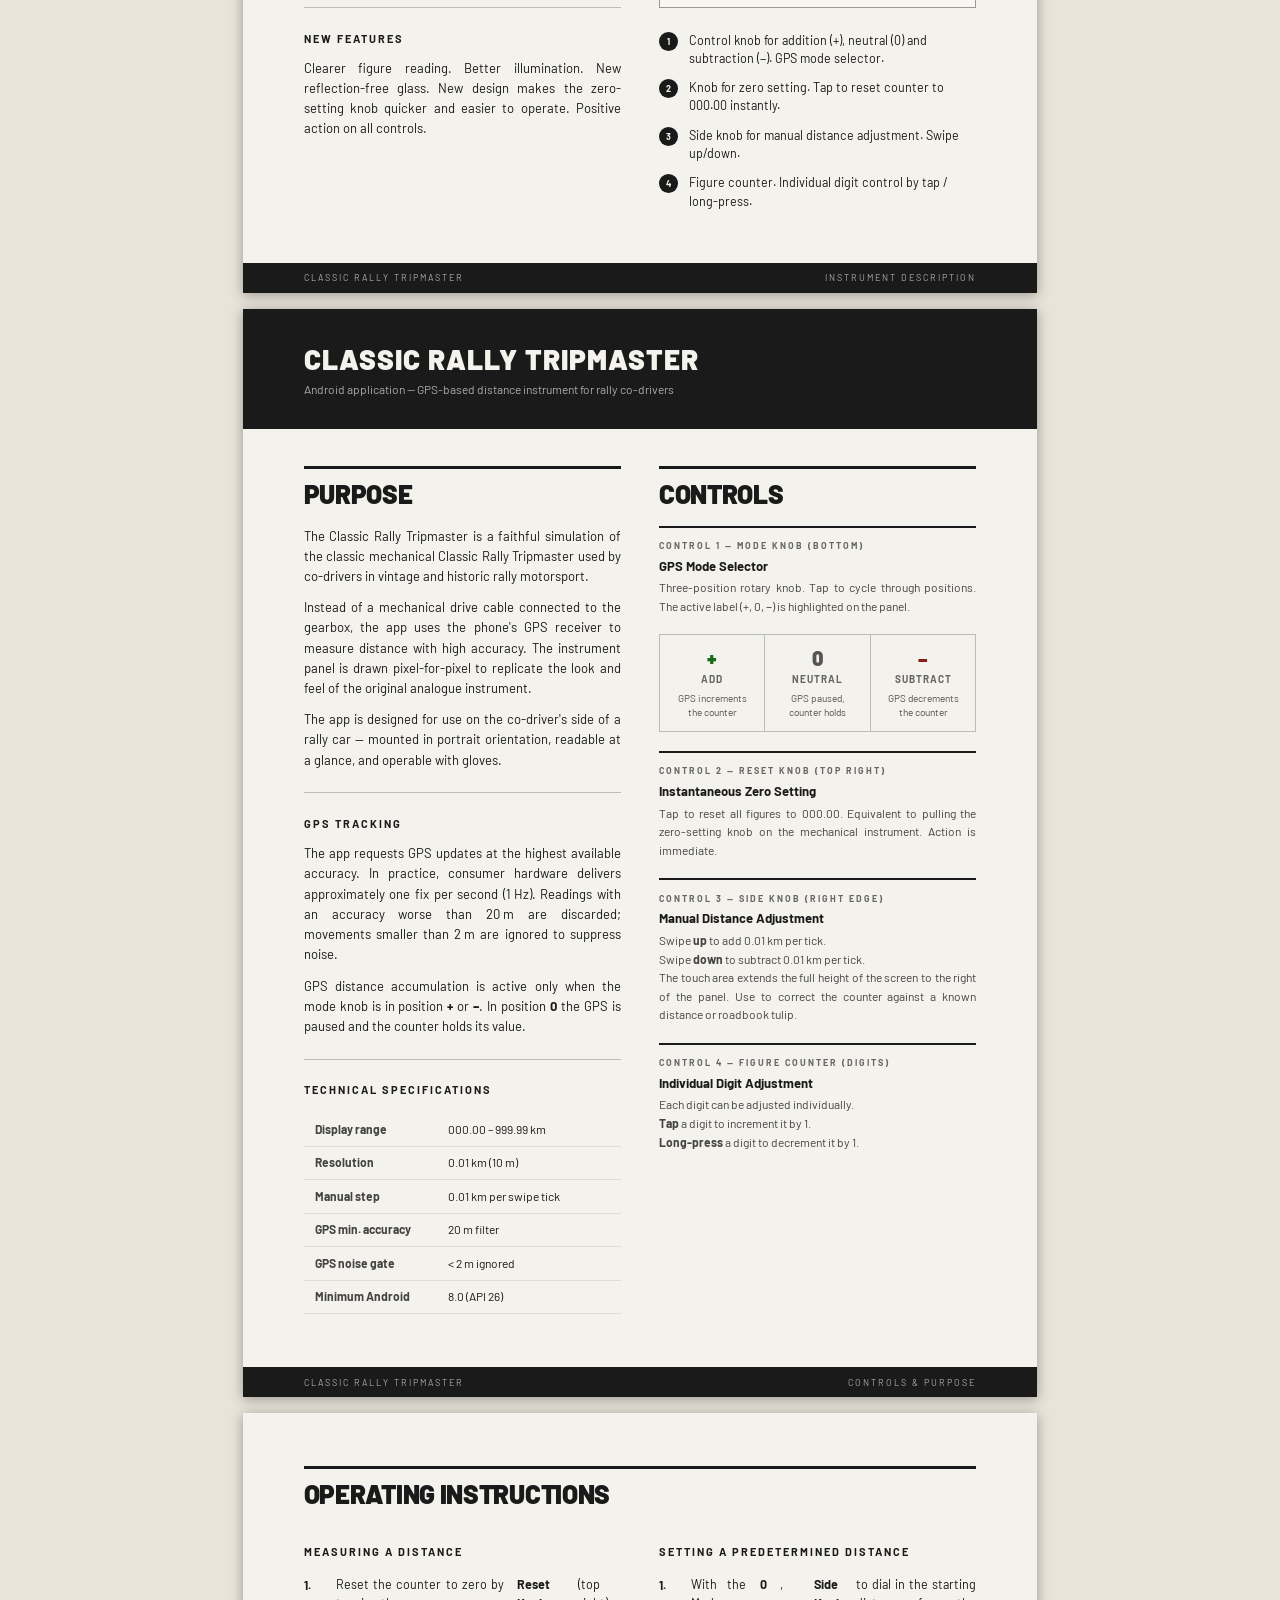
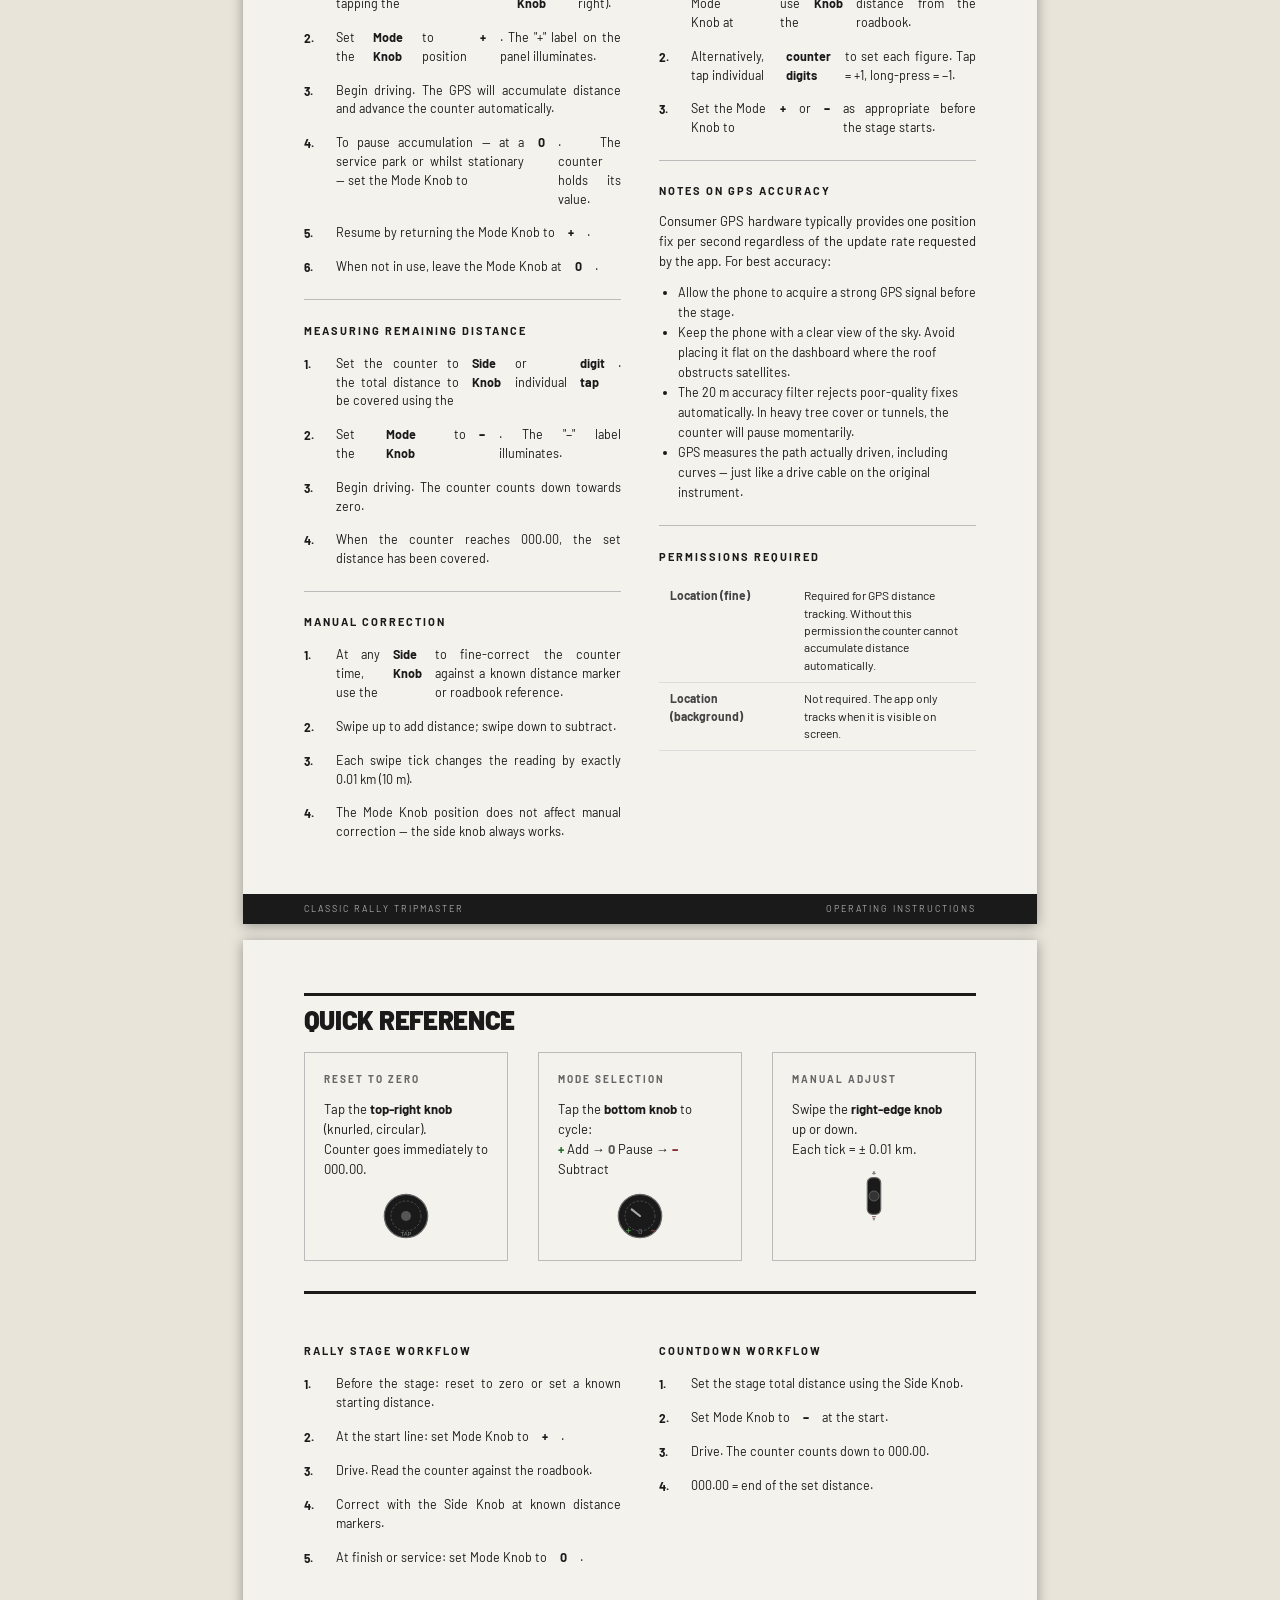
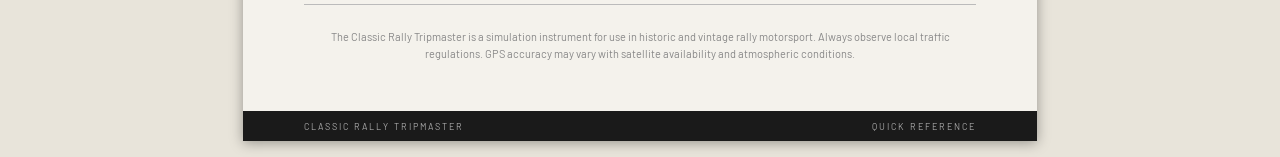
<file: Tripmaster/user_manual.html>
<!DOCTYPE html>
<html lang="en">
<head>
<meta charset="UTF-8">
<meta name="viewport" content="width=device-width, initial-scale=1.0">
<title>Classic Rally Tripmaster — Co-driver's Handbook</title>
<style>
  @import url('https://fonts.googleapis.com/css2?family=Barlow:ital,wght@0,400;0,700;0,900;1,400&display=swap');

  *, *::before, *::after { box-sizing: border-box; margin: 0; padding: 0; }

  :root {
    --black: #0d0d0d;
    --white: #f4f2ec;
    --mid: #c8c4ba;
    --ink: #1a1a1a;
    --rule: #333;
  }

  body {
    font-family: 'Barlow', Helvetica, Arial, sans-serif;
    background: #e8e4da;
    color: var(--ink);
    font-size: 14px;
    line-height: 1.45;
  }

  /* ── PAGE WRAPPER ── */
  .page {
    width: 210mm;
    min-height: 148mm;
    margin: 16px auto;
    background: var(--white);
    box-shadow: 0 2px 12px rgba(0,0,0,.35);
    position: relative;
    overflow: hidden;
  }

  /* ── COVER ── */
  .cover {
    background: var(--black);
    color: var(--white);
    min-height: 296mm;
    display: grid;
    grid-template-rows: 1fr auto;
    padding: 0;
  }

  .cover-body {
    padding: 24mm 20mm 12mm 20mm;
    display: flex;
    flex-direction: column;
    gap: 10mm;
  }

  .cover h1 {
    font-size: 46px;
    font-weight: 900;
    line-height: 1.05;
    letter-spacing: -0.5px;
    max-width: 160mm;
  }

  .cover .subtitle {
    font-size: 13px;
    font-weight: 400;
    color: #aaa;
    letter-spacing: 0.3px;
    max-width: 100mm;
    line-height: 1.5;
  }

  .cover-devices {
    display: flex;
    gap: 10mm;
    align-items: flex-end;
    margin-top: auto;
    padding: 0 20mm 20mm 20mm;
    border-top: 1px solid #333;
    padding-top: 10mm;
    flex-wrap: wrap;
  }

  .device-card {
    border: 1px solid #444;
    padding: 5mm 6mm;
    flex: 1;
    min-width: 55mm;
  }

  .device-card h3 {
    font-size: 10px;
    font-weight: 700;
    letter-spacing: 2px;
    text-transform: uppercase;
    color: #aaa;
    margin-bottom: 2mm;
  }

  .device-card p {
    font-size: 12px;
    color: #ddd;
    line-height: 1.4;
  }

  /* ── INNER PAGES ── */
  .inner {
    padding: 14mm 16mm 14mm 16mm;
  }

  .two-col {
    display: grid;
    grid-template-columns: 1fr 1fr;
    gap: 10mm;
  }

  .three-col {
    display: grid;
    grid-template-columns: 1fr 1fr 1fr;
    gap: 8mm;
  }

  /* ── TYPOGRAPHY ── */
  h2.page-title {
    font-size: 36px;
    font-weight: 900;
    letter-spacing: -0.5px;
    line-height: 1;
    margin-bottom: 8mm;
    text-transform: lowercase;
  }

  h2.page-title span {
    display: block;
    font-size: 13px;
    font-weight: 700;
    text-transform: uppercase;
    letter-spacing: 3px;
    color: #666;
    margin-bottom: 2mm;
  }

  h2.section-head {
    font-size: 26px;
    font-weight: 900;
    text-transform: uppercase;
    letter-spacing: -0.3px;
    line-height: 1;
    margin-bottom: 5mm;
    border-top: 3px solid var(--ink);
    padding-top: 3mm;
  }

  h3.sub-head {
    font-size: 11px;
    font-weight: 700;
    text-transform: uppercase;
    letter-spacing: 2px;
    margin-bottom: 3mm;
    margin-top: 5mm;
  }

  p {
    font-size: 13px;
    line-height: 1.55;
    margin-bottom: 3mm;
    text-align: justify;
  }

  p.lead {
    font-size: 15px;
    line-height: 1.5;
    font-weight: 400;
  }

  /* ── RULES ── */
  hr {
    border: none;
    border-top: 1px solid #bbb;
    margin: 6mm 0;
  }

  hr.heavy {
    border-top: 3px solid var(--ink);
    margin: 8mm 0;
  }

  /* ── DIAGRAM BOX ── */
  .diagram-box {
    border: 1px solid #999;
    padding: 6mm;
    margin: 6mm 0;
    position: relative;
    background: #f9f7f2;
  }

  /* ── DEVICE ILLUSTRATION ── */
  .device-illustration {
    display: flex;
    justify-content: center;
    align-items: center;
    padding: 8mm 0;
  }

  .tripmaster-svg-wrap {
    position: relative;
    width: 80mm;
  }

  /* SVG device face */
  .tripmaster-face {
    width: 100%;
    display: block;
  }

  /* ── CALLOUT NUMBERS ── */
  .callout-list {
    list-style: none;
    padding: 0;
    margin: 4mm 0;
  }

  .callout-list li {
    display: flex;
    align-items: flex-start;
    gap: 3mm;
    margin-bottom: 3mm;
    font-size: 12.5px;
    line-height: 1.45;
  }

  .callout-list li .num {
    flex-shrink: 0;
    width: 5mm;
    height: 5mm;
    border-radius: 50%;
    background: var(--ink);
    color: var(--white);
    font-size: 9px;
    font-weight: 700;
    display: flex;
    align-items: center;
    justify-content: center;
    margin-top: 1px;
  }

  /* ── INSTRUCTIONS LIST ── */
  .instructions {
    counter-reset: step;
    list-style: none;
    padding: 0;
    margin: 4mm 0;
  }

  .instructions li {
    counter-increment: step;
    display: flex;
    gap: 3.5mm;
    margin-bottom: 4mm;
    font-size: 12.5px;
    line-height: 1.5;
    text-align: justify;
  }

  .instructions li::before {
    content: counter(step) ".";
    font-weight: 700;
    font-size: 12px;
    flex-shrink: 0;
    width: 5mm;
    padding-top: 1px;
  }

  /* ── FEATURE BOXES ── */
  .feature-box {
    border-top: 2px solid var(--ink);
    padding-top: 3mm;
    margin-bottom: 5mm;
  }

  .feature-box .label {
    font-size: 9px;
    font-weight: 700;
    text-transform: uppercase;
    letter-spacing: 2px;
    color: #666;
    margin-bottom: 1.5mm;
  }

  .feature-box .value {
    font-size: 13px;
    font-weight: 700;
    line-height: 1.3;
  }

  .feature-box p {
    font-size: 12px;
    margin-top: 1mm;
    margin-bottom: 0;
    color: #444;
  }

  /* ── APP SECTION ── */
  .app-header {
    background: var(--ink);
    color: var(--white);
    padding: 8mm 16mm;
    margin: -14mm -16mm 10mm -16mm;
  }

  .app-header h2 {
    font-size: 28px;
    font-weight: 900;
    text-transform: uppercase;
    letter-spacing: 1px;
  }

  .app-header p {
    font-size: 12px;
    color: #aaa;
    text-align: left;
    margin-bottom: 0;
  }

  /* ── GPS INDICATOR ── */
  .mode-strip {
    display: flex;
    gap: 0;
    margin: 5mm 0;
    border: 1px solid #bbb;
  }

  .mode-cell {
    flex: 1;
    padding: 3mm 4mm;
    text-align: center;
    border-right: 1px solid #bbb;
    font-size: 11px;
  }

  .mode-cell:last-child { border-right: none; }

  .mode-cell .sym {
    display: block;
    font-size: 20px;
    font-weight: 900;
    line-height: 1.1;
    margin-bottom: 1mm;
  }

  .mode-cell .sym.plus  { color: #1a6b1a; }
  .mode-cell .sym.zero  { color: #555; }
  .mode-cell .sym.minus { color: #8b1a1a; }

  .mode-cell .desc {
    display: block;
    font-size: 10px;
    text-transform: uppercase;
    letter-spacing: 1px;
    color: #666;
    font-weight: 700;
  }

  /* ── SPECS TABLE ── */
  .specs-table {
    width: 100%;
    border-collapse: collapse;
    font-size: 12px;
    margin: 4mm 0;
  }

  .specs-table td {
    padding: 2mm 3mm;
    border-bottom: 1px solid #ddd;
    vertical-align: top;
  }

  .specs-table td:first-child {
    font-weight: 700;
    width: 42%;
    color: #444;
  }

  /* ── FOOTER BAND ── */
  .page-footer {
    position: absolute;
    bottom: 0;
    left: 0; right: 0;
    height: 8mm;
    background: var(--ink);
    display: flex;
    align-items: center;
    padding: 0 16mm;
    justify-content: space-between;
  }

  .page-footer span {
    color: #aaa;
    font-size: 9px;
    letter-spacing: 2px;
    text-transform: uppercase;
  }

  /* ── PRINT ── */
  @media print {
    body { background: white; }
    .page { margin: 0; box-shadow: none; page-break-after: always; }
  }
</style>
</head>
<body>

<!-- ════════════════════════════════════════════
     PAGE 1 — COVER
════════════════════════════════════════════ -->
<div class="page cover">
  <div class="cover-body">
    <div>
      <p style="font-size:10px;letter-spacing:3px;text-transform:uppercase;color:#777;margin-bottom:4mm;">The Holda</p>
      <h1>Co&#8209;driver's<br>Handbook</h1>
    </div>
    <p class="subtitle">
      Instrument &amp; Instructions for the<br>
      Classic Rally Tripmaster for Android
    </p>

    <!-- Schematic SVG of the instrument -->
    <div style="margin-top:auto;">
      <svg viewBox="0 0 320 140" width="200" style="display:block;margin-top:8mm;">
        <!-- instrument body -->
        <rect x="10" y="10" width="300" height="120" rx="8" ry="8" fill="#1e1e1e" stroke="#555" stroke-width="1.5"/>
        <!-- display window -->
        <rect x="30" y="22" width="185" height="55" rx="3" fill="#111" stroke="#444" stroke-width="1"/>
        <!-- digit cells -->
        <rect x="35" y="27" width="30" height="45" rx="2" fill="#0a0a0a" stroke="#333"/>
        <rect x="68" y="27" width="30" height="45" rx="2" fill="#0a0a0a" stroke="#333"/>
        <rect x="101" y="27" width="30" height="45" rx="2" fill="#0a0a0a" stroke="#333"/>
        <!-- decimal dot -->
        <circle cx="137" cy="65" r="2.5" fill="#555"/>
        <rect x="140" y="27" width="30" height="45" rx="2" fill="#0a0a0a" stroke="#333"/>
        <rect x="173" y="27" width="38" height="45" rx="2" fill="#0a0a0a" stroke="#333"/>
        <!-- digit text -->
        <text x="50"  y="59" font-family="Courier New, monospace" font-size="28" font-weight="bold" fill="#e0d090" text-anchor="middle">0</text>
        <text x="83"  y="59" font-family="Courier New, monospace" font-size="28" font-weight="bold" fill="#e0d090" text-anchor="middle">0</text>
        <text x="116" y="59" font-family="Courier New, monospace" font-size="28" font-weight="bold" fill="#e0d090" text-anchor="middle">0</text>
        <text x="155" y="59" font-family="Courier New, monospace" font-size="28" font-weight="bold" fill="#e0d090" text-anchor="middle">0</text>
        <text x="192" y="59" font-family="Courier New, monospace" font-size="28" font-weight="bold" fill="#e0d090" text-anchor="middle">0</text>
        <!-- brand label -->
        <text x="30" y="92" font-family="Helvetica, Arial, sans-serif" font-size="8" font-weight="bold" fill="#777" letter-spacing="1">TRIPMASTER</text>
        <text x="170" y="92" font-family="Helvetica, Arial, sans-serif" font-size="7" fill="#555" letter-spacing="0.5" text-anchor="end">holda</text>
        <!-- knob reset (top-right) -->
        <circle cx="253" cy="49" r="18" fill="#2a2a2a" stroke="#555" stroke-width="1.5"/>
        <circle cx="253" cy="49" r="13" fill="none" stroke="#444" stroke-width="1" stroke-dasharray="3,2"/>
        <circle cx="253" cy="49" r="4" fill="#555"/>
        <text x="253" y="83" font-family="Helvetica, Arial, sans-serif" font-size="7" fill="#555" text-anchor="middle" letter-spacing="0.5">RESET</text>
        <!-- knob mode (bottom-center) -->
        <circle cx="148" cy="115" r="16" fill="#2a2a2a" stroke="#555" stroke-width="1.5"/>
        <circle cx="148" cy="115" r="11" fill="none" stroke="#444" stroke-width="0.8" stroke-dasharray="2.5,2"/>
        <line x1="148" y1="115" x2="141" y2="109" stroke="#888" stroke-width="2" stroke-linecap="round"/>
        <text x="113" y="132" font-family="Helvetica, Arial, sans-serif" font-size="8" font-weight="bold" fill="#4a8a4a">+</text>
        <text x="145" y="132" font-family="Helvetica, Arial, sans-serif" font-size="8" fill="#666">0</text>
        <text x="177" y="132" font-family="Helvetica, Arial, sans-serif" font-size="8" font-weight="bold" fill="#8a4a4a">−</text>
        <!-- side knob indicator -->
        <rect x="290" y="30" width="14" height="90" rx="5" fill="#252525" stroke="#555" stroke-width="1"/>
        <circle cx="297" cy="75" r="7" fill="#2a2a2a" stroke="#555" stroke-width="1.2"/>
        <circle cx="297" cy="75" r="3" fill="#444"/>
      </svg>
    </div>
  </div>

  <div class="cover-devices">
    <div class="device-card">
      <h3>Original Instrument</h3>
      <p>Mechanical odometer for rally co-drivers. Counts hundredths of km via drive cable.</p>
    </div>
    <div class="device-card">
      <h3>App Version</h3>
      <p>Pixel-faithful Android simulation. Uses GPS for distance tracking. No cables required.</p>
    </div>
  </div>
</div>


<!-- ════════════════════════════════════════════
     PAGE 2 — ABOUT THE INSTRUMENT
════════════════════════════════════════════ -->
<div class="page inner" style="padding-bottom:18mm;">

  <h2 class="page-title">
    <span>Holda</span>
    holda tripmaster
  </h2>

  <div class="two-col">
    <div>
      <p class="lead">
        Odometer registering in hundredths of a kilometre. Large illuminated figures.
        Instantaneous zero setting. Setting and subtraction can both be carried out while driving.
      </p>
      <p>
        The Tripmaster can be fitted to all makes of cars. The adjustment gear permits a tolerance of
        ±&nbsp;0.4&thinsp;%. The instrument is supplied complete with fitting angle, T-gear and driving cable.
      </p>
      <p>
        The zero-setting mechanism has been improved through a better illumination design and
        reflection-free glass. The figures are 6.2&thinsp;mm high. The knob for addition, subtraction
        and neutral has been given a new flexible design for positive action.
      </p>
      <hr>
      <h3 class="sub-head">New features</h3>
      <p>
        Clearer figure reading. Better illumination. New reflection-free glass.
        New design makes the zero-setting knob quicker and easier to operate.
        Positive action on all controls.
      </p>
    </div>
    <div>
      <div class="diagram-box">
        <!-- Labelled diagram -->
        <svg viewBox="0 0 240 220" width="100%" style="display:block;">
          <!-- body -->
          <rect x="20" y="15" width="165" height="130" rx="6" fill="#1a1a1a" stroke="#666" stroke-width="1.5"/>
          <!-- display -->
          <rect x="30" y="24" width="125" height="50" rx="2" fill="#0d0d0d" stroke="#555"/>
          <!-- digits -->
          <rect x="34"  y="28" width="20" height="42" rx="1" fill="#080808" stroke="#333"/>
          <rect x="57"  y="28" width="20" height="42" rx="1" fill="#080808" stroke="#333"/>
          <rect x="80"  y="28" width="20" height="42" rx="1" fill="#080808" stroke="#333"/>
          <circle cx="104" cy="64" r="2" fill="#555"/>
          <rect x="107" y="28" width="20" height="42" rx="1" fill="#080808" stroke="#333"/>
          <rect x="130" y="28" width="20" height="42" rx="1" fill="#080808" stroke="#333"/>
          <text x="44"  y="57" font-family="Courier New" font-size="20" font-weight="bold" fill="#d4c070" text-anchor="middle">0</text>
          <text x="67"  y="57" font-family="Courier New" font-size="20" font-weight="bold" fill="#d4c070" text-anchor="middle">0</text>
          <text x="90"  y="57" font-family="Courier New" font-size="20" font-weight="bold" fill="#d4c070" text-anchor="middle">0</text>
          <text x="117" y="57" font-family="Courier New" font-size="20" font-weight="bold" fill="#d4c070" text-anchor="middle">0</text>
          <text x="140" y="57" font-family="Courier New" font-size="20" font-weight="bold" fill="#d4c070" text-anchor="middle">0</text>
          <!-- brand -->
          <text x="30" y="84" font-family="Helvetica, Arial" font-size="6" font-weight="bold" fill="#555" letter-spacing="1">TRIPMASTER</text>
          <text x="152" y="84" font-family="Helvetica, Arial" font-size="6" fill="#444" text-anchor="end">holda</text>
          <!-- knob reset -->
          <circle cx="170" cy="49" r="15" fill="#222" stroke="#666" stroke-width="1.5"/>
          <circle cx="170" cy="49" r="10" fill="none" stroke="#444" stroke-dasharray="2.5,2"/>
          <circle cx="170" cy="49" r="3.5" fill="#555"/>
          <!-- knob tristate -->
          <circle cx="102" cy="115" r="14" fill="#222" stroke="#666" stroke-width="1.5"/>
          <circle cx="102" cy="115" r="9.5" fill="none" stroke="#444" stroke-dasharray="2,2"/>
          <line x1="102" y1="115" x2="95" y2="109" stroke="#888" stroke-width="1.8" stroke-linecap="round"/>
          <!-- labels -->
          <text x="73"  y="136" font-family="Helvetica,Arial" font-size="7" font-weight="bold" fill="#4a8a4a">+</text>
          <text x="99"  y="136" font-family="Helvetica,Arial" font-size="7" fill="#777">0</text>
          <text x="127" y="136" font-family="Helvetica,Arial" font-size="7" font-weight="bold" fill="#8a4a4a">−</text>
          <!-- side knob -->
          <rect x="196" y="20" width="12" height="120" rx="4" fill="#1a1a1a" stroke="#666" stroke-width="1.2"/>
          <circle cx="202" cy="80" r="7" fill="#222" stroke="#666" stroke-width="1.2"/>
          <circle cx="202" cy="80" r="3" fill="#444"/>

          <!-- callout lines -->
          <!-- 1 -> tristate -->
          <line x1="102" y1="115" x2="30" y2="175" stroke="#999" stroke-width="0.8" stroke-dasharray="3,2"/>
          <circle cx="22" cy="175" r="7" fill="#1a1a1a"/>
          <text x="22" y="178" font-family="Helvetica,Arial" font-size="8" font-weight="bold" fill="white" text-anchor="middle">1</text>

          <!-- 2 -> reset knob -->
          <line x1="170" y1="49" x2="225" y2="30" stroke="#999" stroke-width="0.8" stroke-dasharray="3,2"/>
          <circle cx="232" cy="28" r="7" fill="#1a1a1a"/>
          <text x="232" y="31" font-family="Helvetica,Arial" font-size="8" font-weight="bold" fill="white" text-anchor="middle">2</text>

          <!-- 3 -> side knob -->
          <line x1="202" y1="80" x2="225" y2="95" stroke="#999" stroke-width="0.8" stroke-dasharray="3,2"/>
          <circle cx="232" cy="95" r="7" fill="#1a1a1a"/>
          <text x="232" y="98" font-family="Helvetica,Arial" font-size="8" font-weight="bold" fill="white" text-anchor="middle">3</text>

          <!-- 4 -> digits -->
          <line x1="90" y1="28" x2="65" y2="8" stroke="#999" stroke-width="0.8" stroke-dasharray="3,2"/>
          <circle cx="58" cy="6" r="7" fill="#1a1a1a"/>
          <text x="58" y="9" font-family="Helvetica,Arial" font-size="8" font-weight="bold" fill="white" text-anchor="middle">4</text>
        </svg>
      </div>

      <ul class="callout-list">
        <li><span class="num">1</span><span>Control knob for addition (+), neutral (0) and subtraction (−). GPS mode selector.</span></li>
        <li><span class="num">2</span><span>Knob for zero setting. Tap to reset counter to 000.00 instantly.</span></li>
        <li><span class="num">3</span><span>Side knob for manual distance adjustment. Swipe up/down.</span></li>
        <li><span class="num">4</span><span>Figure counter. Individual digit control by tap / long-press.</span></li>
      </ul>
    </div>
  </div>

  <div class="page-footer">
    <span>Classic Rally Tripmaster</span>
    <span>Instrument Description</span>
  </div>
</div>


<!-- ════════════════════════════════════════════
     PAGE 3 — APP INSTRUCTIONS
════════════════════════════════════════════ -->
<div class="page inner" style="padding-bottom:18mm;">

  <div class="app-header">
    <h2>Classic Rally Tripmaster</h2>
    <p>Android application — GPS-based distance instrument for rally co-drivers</p>
  </div>

  <div class="two-col">
    <div>
      <h2 class="section-head">Purpose</h2>
      <p>
        The Classic Rally Tripmaster is a faithful simulation of the classic mechanical Classic Rally Tripmaster
        used by co-drivers in vintage and historic rally motorsport.
      </p>
      <p>
        Instead of a mechanical drive cable connected to the gearbox, the app uses the phone's GPS
        receiver to measure distance with high accuracy. The instrument panel is drawn pixel-for-pixel
        to replicate the look and feel of the original analogue instrument.
      </p>
      <p>
        The app is designed for use on the co-driver's side of a rally car — mounted in portrait
        orientation, readable at a glance, and operable with gloves.
      </p>

      <hr>

      <h3 class="sub-head">GPS Tracking</h3>
      <p>
        The app requests GPS updates at the highest available accuracy. In practice, consumer hardware
        delivers approximately one fix per second (1&thinsp;Hz). Readings with an accuracy worse than
        20&thinsp;m are discarded; movements smaller than 2&thinsp;m are ignored to suppress noise.
      </p>
      <p>
        GPS distance accumulation is active only when the mode knob is in position <strong>+</strong>
        or <strong>−</strong>. In position <strong>0</strong> the GPS is paused and the counter holds
        its value.
      </p>

      <hr>

      <h3 class="sub-head">Technical Specifications</h3>
      <table class="specs-table">
        <tr><td>Display range</td><td>000.00 – 999.99 km</td></tr>
        <tr><td>Resolution</td><td>0.01 km (10 m)</td></tr>
        <tr><td>Manual step</td><td>0.01 km per swipe tick</td></tr>
        <tr><td>GPS min. accuracy</td><td>20 m filter</td></tr>
        <tr><td>GPS noise gate</td><td>&lt; 2 m ignored</td></tr>
        <tr><td>Minimum Android</td><td>8.0 (API 26)</td></tr>
      </table>
    </div>

    <div>
      <h2 class="section-head">Controls</h2>

      <div class="feature-box">
        <div class="label">Control 1 &mdash; Mode Knob (bottom)</div>
        <div class="value">GPS Mode Selector</div>
        <p>
          Three-position rotary knob. Tap to cycle through positions.
          The active label (+, 0, −) is highlighted on the panel.
        </p>
      </div>

      <div class="mode-strip">
        <div class="mode-cell">
          <span class="sym plus">+</span>
          <span class="desc">Add</span>
          <span style="font-size:10px;color:#555;display:block;margin-top:1mm;">GPS increments<br>the counter</span>
        </div>
        <div class="mode-cell">
          <span class="sym zero">0</span>
          <span class="desc">Neutral</span>
          <span style="font-size:10px;color:#555;display:block;margin-top:1mm;">GPS paused,<br>counter holds</span>
        </div>
        <div class="mode-cell">
          <span class="sym minus">−</span>
          <span class="desc">Subtract</span>
          <span style="font-size:10px;color:#555;display:block;margin-top:1mm;">GPS decrements<br>the counter</span>
        </div>
      </div>

      <div class="feature-box" style="margin-top:5mm;">
        <div class="label">Control 2 &mdash; Reset Knob (top right)</div>
        <div class="value">Instantaneous Zero Setting</div>
        <p>
          Tap to reset all figures to 000.00. Equivalent to pulling the zero-setting knob
          on the mechanical instrument. Action is immediate.
        </p>
      </div>

      <div class="feature-box">
        <div class="label">Control 3 &mdash; Side Knob (right edge)</div>
        <div class="value">Manual Distance Adjustment</div>
        <p>
          Swipe <strong>up</strong> to add 0.01&thinsp;km per tick.<br>
          Swipe <strong>down</strong> to subtract 0.01&thinsp;km per tick.<br>
          The touch area extends the full height of the screen to the right of the panel.
          Use to correct the counter against a known distance or roadbook tulip.
        </p>
      </div>

      <div class="feature-box">
        <div class="label">Control 4 &mdash; Figure Counter (digits)</div>
        <div class="value">Individual Digit Adjustment</div>
        <p>
          Each digit can be adjusted individually.<br>
          <strong>Tap</strong> a digit to increment it by 1.<br>
          <strong>Long-press</strong> a digit to decrement it by 1.
        </p>
      </div>
    </div>
  </div>

  <div class="page-footer">
    <span>Classic Rally Tripmaster</span>
    <span>Controls &amp; Purpose</span>
  </div>
</div>


<!-- ════════════════════════════════════════════
     PAGE 4 — OPERATING INSTRUCTIONS
════════════════════════════════════════════ -->
<div class="page inner" style="padding-bottom:18mm;">

  <h2 class="section-head">Operating Instructions</h2>

  <div class="two-col">
    <div>
      <h3 class="sub-head">Measuring a Distance</h3>
      <ol class="instructions">
        <li>Reset the counter to zero by tapping the <strong>Reset Knob</strong> (top right).</li>
        <li>Set the <strong>Mode Knob</strong> to position <strong>+</strong>. The "+" label on the panel illuminates.</li>
        <li>Begin driving. The GPS will accumulate distance and advance the counter automatically.</li>
        <li>To pause accumulation — at a service park or whilst stationary — set the Mode Knob to <strong>0</strong>. The counter holds its value.</li>
        <li>Resume by returning the Mode Knob to <strong>+</strong>.</li>
        <li>When not in use, leave the Mode Knob at <strong>0</strong>.</li>
      </ol>

      <hr>

      <h3 class="sub-head">Measuring Remaining Distance</h3>
      <ol class="instructions">
        <li>Set the counter to the total distance to be covered using the <strong>Side Knob</strong> or individual <strong>digit tap</strong>.</li>
        <li>Set the <strong>Mode Knob</strong> to <strong>−</strong>. The "−" label illuminates.</li>
        <li>Begin driving. The counter counts down towards zero.</li>
        <li>When the counter reaches 000.00, the set distance has been covered.</li>
      </ol>

      <hr>

      <h3 class="sub-head">Manual Correction</h3>
      <ol class="instructions">
        <li>At any time, use the <strong>Side Knob</strong> to fine-correct the counter against a known distance marker or roadbook reference.</li>
        <li>Swipe up to add distance; swipe down to subtract.</li>
        <li>Each swipe tick changes the reading by exactly 0.01&thinsp;km (10&thinsp;m).</li>
        <li>The Mode Knob position does not affect manual correction — the side knob always works.</li>
      </ol>
    </div>

    <div>
      <h3 class="sub-head">Setting a Predetermined Distance</h3>
      <ol class="instructions">
        <li>With the Mode Knob at <strong>0</strong>, use the <strong>Side Knob</strong> to dial in the starting distance from the roadbook.</li>
        <li>Alternatively, tap individual <strong>counter digits</strong> to set each figure. Tap = +1, long-press = −1.</li>
        <li>Set the Mode Knob to <strong>+</strong> or <strong>−</strong> as appropriate before the stage starts.</li>
      </ol>

      <hr>

      <h3 class="sub-head">Notes on GPS Accuracy</h3>
      <p>
        Consumer GPS hardware typically provides one position fix per second regardless of the
        update rate requested by the app. For best accuracy:
      </p>
      <ul style="font-size:12.5px;line-height:1.6;padding-left:5mm;margin-bottom:3mm;">
        <li>Allow the phone to acquire a strong GPS signal before the stage.</li>
        <li>Keep the phone with a clear view of the sky. Avoid placing it flat on the dashboard where the roof obstructs satellites.</li>
        <li>The 20&thinsp;m accuracy filter rejects poor-quality fixes automatically. In heavy tree cover or tunnels, the counter will pause momentarily.</li>
        <li>GPS measures the path actually driven, including curves — just like a drive cable on the original instrument.</li>
      </ul>

      <hr>

      <h3 class="sub-head">Permissions Required</h3>
      <table class="specs-table">
        <tr>
          <td>Location (fine)</td>
          <td>Required for GPS distance tracking. Without this permission the counter cannot accumulate distance automatically.</td>
        </tr>
        <tr>
          <td>Location (background)</td>
          <td>Not required. The app only tracks when it is visible on screen.</td>
        </tr>
      </table>
    </div>
  </div>

  <div class="page-footer">
    <span>Classic Rally Tripmaster</span>
    <span>Operating Instructions</span>
  </div>
</div>


<!-- ════════════════════════════════════════════
     PAGE 5 — QUICK REFERENCE
════════════════════════════════════════════ -->
<div class="page inner" style="padding-bottom:18mm;">

  <h2 class="section-head">Quick Reference</h2>

  <div class="three-col" style="margin-bottom:8mm;">

    <div style="border:1px solid #bbb;padding:5mm;">
      <p style="font-size:10px;font-weight:700;text-transform:uppercase;letter-spacing:2px;color:#666;margin-bottom:3mm;">Reset to Zero</p>
      <p style="font-size:13px;margin-bottom:2mm;text-align:left;">
        Tap the <strong>top-right knob</strong> (knurled, circular).<br>
        Counter goes immediately to 000.00.
      </p>
      <svg viewBox="0 0 60 60" width="50" style="display:block;margin:3mm auto 0;">
        <circle cx="30" cy="30" r="26" fill="#1a1a1a" stroke="#666" stroke-width="1.5"/>
        <circle cx="30" cy="30" r="18" fill="none" stroke="#555" stroke-dasharray="3,2"/>
        <circle cx="30" cy="30" r="6" fill="#555"/>
        <text x="30" y="54" font-family="Helvetica,Arial" font-size="7" fill="#888" text-anchor="middle">TAP</text>
      </svg>
    </div>

    <div style="border:1px solid #bbb;padding:5mm;">
      <p style="font-size:10px;font-weight:700;text-transform:uppercase;letter-spacing:2px;color:#666;margin-bottom:3mm;">Mode Selection</p>
      <p style="font-size:13px;margin-bottom:2mm;text-align:left;">
        Tap the <strong>bottom knob</strong> to cycle:<br>
        <strong style="color:#2a6b2a;">+</strong> Add &rarr;
        <strong style="color:#555;">0</strong> Pause &rarr;
        <strong style="color:#8b2a2a;">−</strong> Subtract
      </p>
      <svg viewBox="0 0 60 60" width="50" style="display:block;margin:3mm auto 0;">
        <circle cx="30" cy="30" r="26" fill="#1a1a1a" stroke="#666" stroke-width="1.5"/>
        <circle cx="30" cy="30" r="18" fill="none" stroke="#555" stroke-dasharray="3,2"/>
        <line x1="30" y1="30" x2="20" y2="22" stroke="#aaa" stroke-width="2.5" stroke-linecap="round"/>
        <text x="13" y="52" font-family="Helvetica,Arial" font-size="11" font-weight="bold" fill="#4a8a4a">+</text>
        <text x="28" y="52" font-family="Helvetica,Arial" font-size="9" fill="#777">0</text>
        <text x="43" y="52" font-family="Helvetica,Arial" font-size="11" font-weight="bold" fill="#8a4a4a">−</text>
      </svg>
    </div>

    <div style="border:1px solid #bbb;padding:5mm;">
      <p style="font-size:10px;font-weight:700;text-transform:uppercase;letter-spacing:2px;color:#666;margin-bottom:3mm;">Manual Adjust</p>
      <p style="font-size:13px;margin-bottom:2mm;text-align:left;">
        Swipe the <strong>right-edge knob</strong> up or down.<br>
        Each tick = ±&nbsp;0.01&thinsp;km.
      </p>
      <svg viewBox="0 0 60 60" width="50" style="display:block;margin:3mm auto 0;">
        <rect x="22" y="8" width="16" height="44" rx="6" fill="#1a1a1a" stroke="#666" stroke-width="1.5"/>
        <circle cx="30" cy="30" r="6" fill="#333" stroke="#666" stroke-width="1"/>
        <text x="30" y="6" font-family="Helvetica,Arial" font-size="9" font-weight="bold" fill="#4a8a4a" text-anchor="middle">+</text>
        <text x="30" y="58" font-family="Helvetica,Arial" font-size="9" font-weight="bold" fill="#8a4a4a" text-anchor="middle">−</text>
        <text x="30" y="4" font-family="Helvetica,Arial" font-size="7" fill="#888" text-anchor="middle">&#9650;</text>
        <text x="30" y="60" font-family="Helvetica,Arial" font-size="7" fill="#888" text-anchor="middle">&#9660;</text>
      </svg>
    </div>
  </div>

  <hr class="heavy">

  <div class="two-col">
    <div>
      <h3 class="sub-head">Rally Stage Workflow</h3>
      <ol class="instructions">
        <li>Before the stage: reset to zero or set a known starting distance.</li>
        <li>At the start line: set Mode Knob to <strong>+</strong>.</li>
        <li>Drive. Read the counter against the roadbook.</li>
        <li>Correct with the Side Knob at known distance markers.</li>
        <li>At finish or service: set Mode Knob to <strong>0</strong>.</li>
      </ol>
    </div>
    <div>
      <h3 class="sub-head">Countdown Workflow</h3>
      <ol class="instructions">
        <li>Set the stage total distance using the Side Knob.</li>
        <li>Set Mode Knob to <strong>−</strong> at the start.</li>
        <li>Drive. The counter counts down to 000.00.</li>
        <li>000.00 = end of the set distance.</li>
      </ol>
    </div>
  </div>

  <hr>

  <p style="font-size:11px;color:#888;text-align:center;margin-top:4mm;">
    The Classic Rally Tripmaster is a simulation instrument for use in historic and vintage rally motorsport.
    Always observe local traffic regulations. GPS accuracy may vary with satellite availability and atmospheric conditions.
  </p>

  <div class="page-footer">
    <span>Classic Rally Tripmaster</span>
    <span>Quick Reference</span>
  </div>
</div>

</body>
</html>
</file>
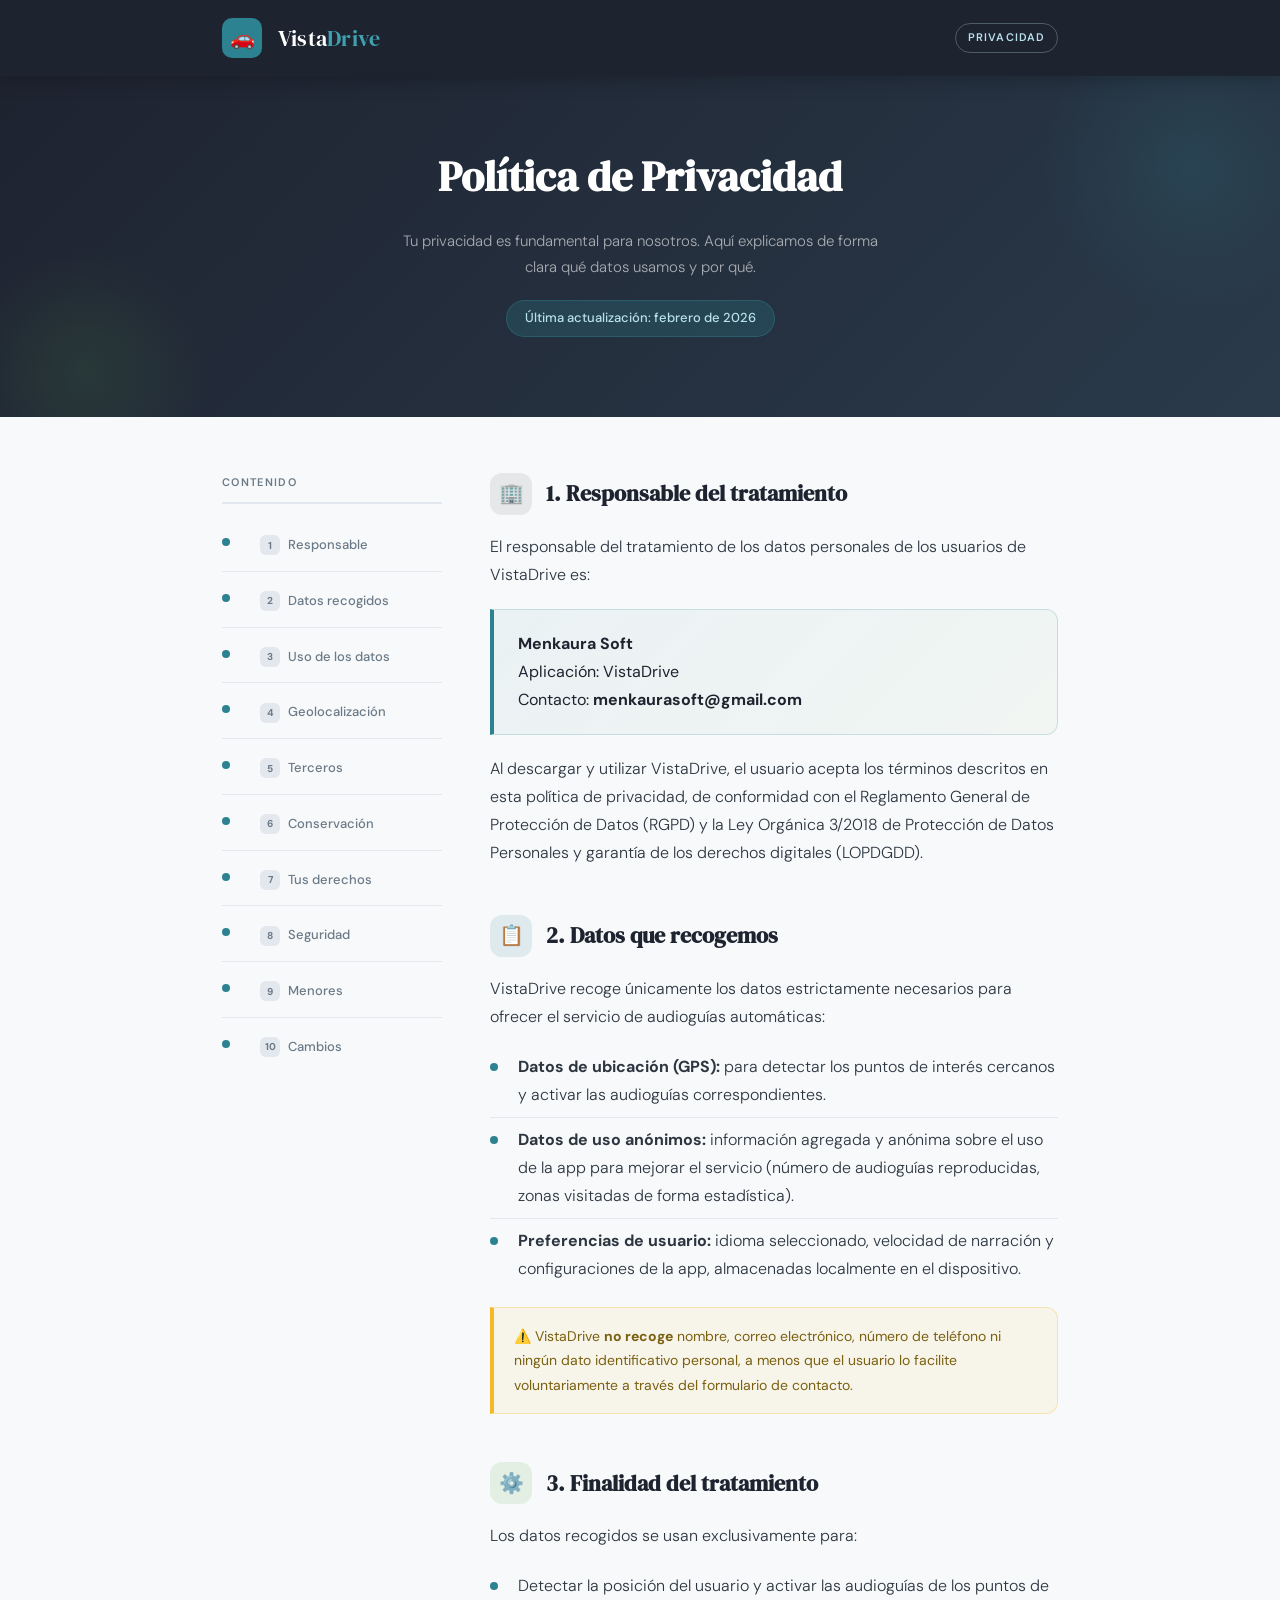
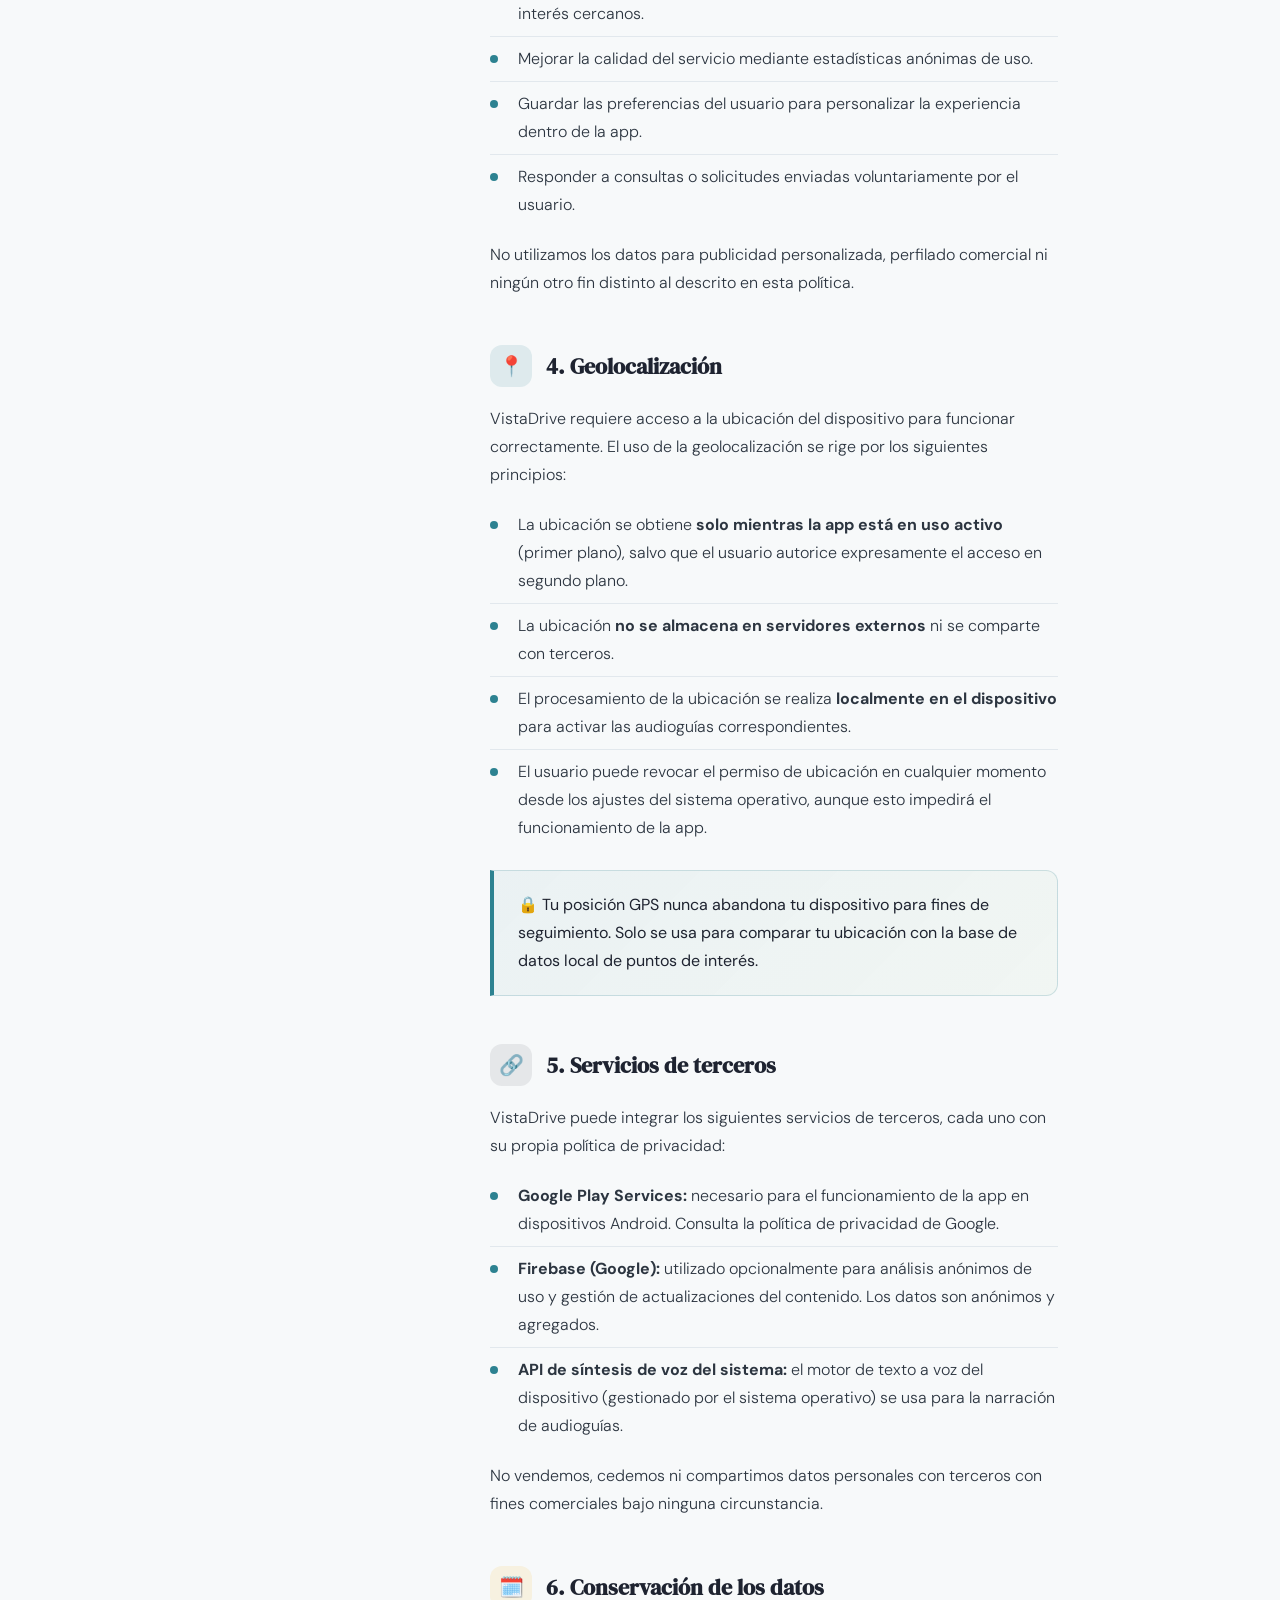
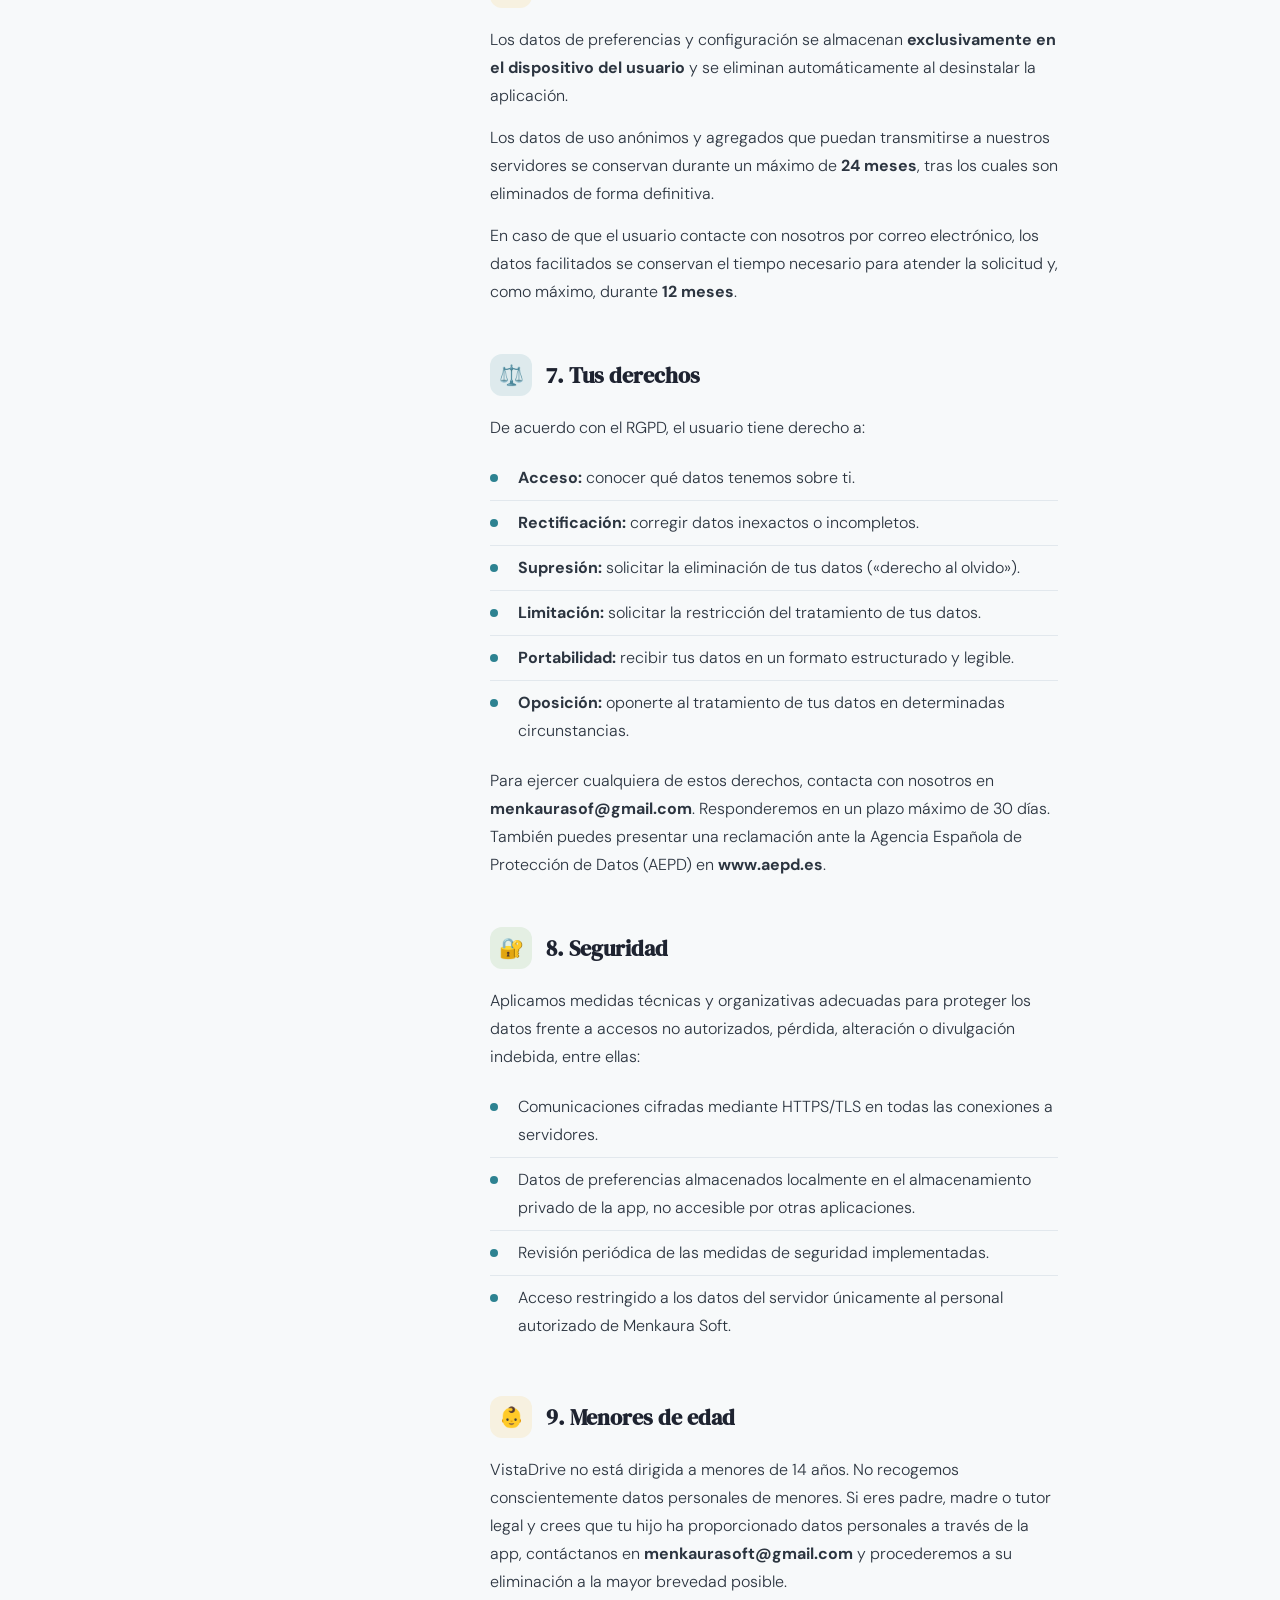
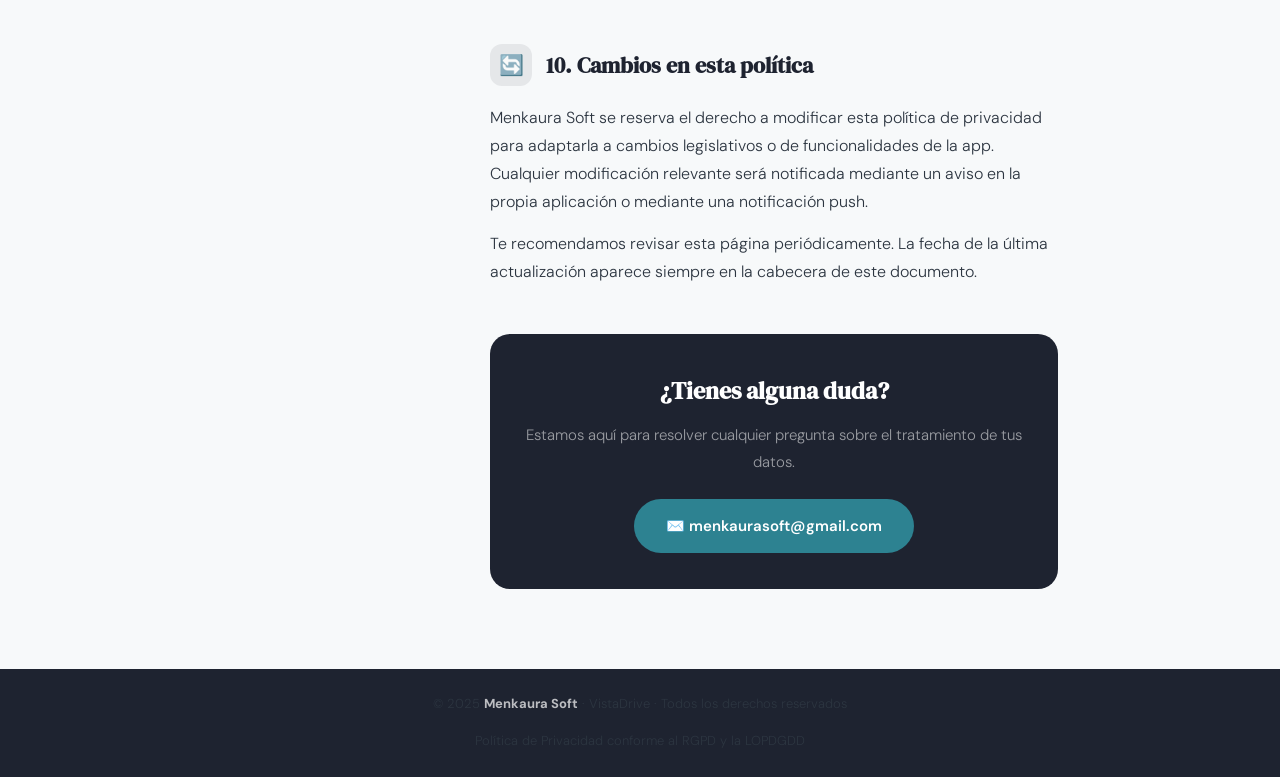
<file: VistaDrive/politica_privacidad.html>
<!DOCTYPE html>
<html lang="es">
<head>
  <meta charset="UTF-8" />
  <meta name="viewport" content="width=device-width, initial-scale=1.0"/>
  <title>Política de Privacidad – VistaDrive</title>
  <link href="https://fonts.googleapis.com/css2?family=DM+Serif+Display&family=DM+Sans:wght@300;400;500;600&display=swap" rel="stylesheet"/>
  <style>
    :root {
      --dark:   #1e2330;
      --teal:   #2d8291;
      --teal-light: #3fa0b0;
      --green:  #5faa46;
      --sky:    #b9e1eb;
      --sun:    #f5b928;
      --bg:     #f7f9fa;
      --card:   #ffffff;
      --text:   #2c3540;
      --muted:  #6b7a88;
      --border: #e2e8ed;
    }

    *, *::before, *::after { box-sizing: border-box; margin: 0; padding: 0; }

    html { scroll-behavior: smooth; }

    body {
      font-family: 'DM Sans', sans-serif;
      background: var(--bg);
      color: var(--text);
      line-height: 1.75;
      font-size: 16px;
    }

    /* ── HEADER ── */
    header {
      background: var(--dark);
      padding: 0;
      position: sticky;
      top: 0;
      z-index: 100;
      box-shadow: 0 2px 20px rgba(0,0,0,0.25);
    }

    .header-inner {
      max-width: 900px;
      margin: 0 auto;
      padding: 18px 32px;
      display: flex;
      align-items: center;
      gap: 16px;
    }

    .logo-mark {
      width: 40px;
      height: 40px;
      background: var(--teal);
      border-radius: 10px;
      display: flex;
      align-items: center;
      justify-content: center;
      font-size: 20px;
      flex-shrink: 0;
    }

    .brand {
      font-family: 'DM Serif Display', serif;
      font-size: 22px;
      color: #fff;
      letter-spacing: 0.01em;
    }

    .brand span { color: var(--teal-light); }

    .header-badge {
      margin-left: auto;
      font-size: 11px;
      font-weight: 600;
      letter-spacing: 0.1em;
      text-transform: uppercase;
      color: var(--sky);
      border: 1px solid rgba(185,225,235,0.3);
      padding: 4px 12px;
      border-radius: 20px;
    }

    /* ── HERO ── */
    .hero {
      background: linear-gradient(135deg, var(--dark) 0%, #2a3a4a 100%);
      padding: 64px 32px 80px;
      text-align: center;
      position: relative;
      overflow: hidden;
    }

    .hero::before {
      content: '';
      position: absolute;
      top: -60px; right: -60px;
      width: 300px; height: 300px;
      background: radial-gradient(circle, rgba(45,130,145,0.18) 0%, transparent 70%);
      border-radius: 50%;
    }

    .hero::after {
      content: '';
      position: absolute;
      bottom: -80px; left: -40px;
      width: 250px; height: 250px;
      background: radial-gradient(circle, rgba(95,170,70,0.12) 0%, transparent 70%);
      border-radius: 50%;
    }

    .hero h1 {
      font-family: 'DM Serif Display', serif;
      font-size: clamp(28px, 5vw, 42px);
      color: #fff;
      margin-bottom: 14px;
      position: relative;
    }

    .hero p {
      color: rgba(255,255,255,0.6);
      font-size: 15px;
      max-width: 500px;
      margin: 0 auto;
      position: relative;
    }

    .hero-date {
      display: inline-block;
      margin-top: 20px;
      background: rgba(45,130,145,0.25);
      color: var(--sky);
      font-size: 13px;
      font-weight: 500;
      padding: 6px 18px;
      border-radius: 20px;
      border: 1px solid rgba(45,130,145,0.4);
      position: relative;
    }

    /* ── LAYOUT ── */
    .container {
      max-width: 900px;
      margin: 0 auto;
      padding: 56px 32px 80px;
      display: grid;
      grid-template-columns: 220px 1fr;
      gap: 48px;
      align-items: start;
    }

    /* ── SIDEBAR ── */
    .sidebar {
      position: sticky;
      top: 80px;
    }

    .sidebar-title {
      font-size: 11px;
      font-weight: 600;
      letter-spacing: 0.12em;
      text-transform: uppercase;
      color: var(--muted);
      margin-bottom: 16px;
      padding-bottom: 10px;
      border-bottom: 2px solid var(--border);
    }

    .toc-list {
      list-style: none;
    }

    .toc-list li { margin-bottom: 4px; }

    .toc-list a {
      display: flex;
      align-items: center;
      gap: 8px;
      font-size: 13px;
      color: var(--muted);
      text-decoration: none;
      padding: 6px 10px;
      border-radius: 8px;
      transition: all 0.2s;
      font-weight: 500;
    }

    .toc-list a:hover {
      color: var(--teal);
      background: rgba(45,130,145,0.08);
    }

    .toc-num {
      font-size: 10px;
      font-weight: 700;
      background: var(--border);
      color: var(--muted);
      width: 20px; height: 20px;
      border-radius: 6px;
      display: flex; align-items: center; justify-content: center;
      flex-shrink: 0;
      transition: all 0.2s;
    }

    .toc-list a:hover .toc-num {
      background: var(--teal);
      color: #fff;
    }

    /* ── CONTENT ── */
    .content { min-width: 0; }

    .section {
      margin-bottom: 48px;
      animation: fadeUp 0.5s ease both;
    }

    @keyframes fadeUp {
      from { opacity: 0; transform: translateY(16px); }
      to   { opacity: 1; transform: translateY(0); }
    }

    .section:nth-child(1)  { animation-delay: 0.05s; }
    .section:nth-child(2)  { animation-delay: 0.10s; }
    .section:nth-child(3)  { animation-delay: 0.15s; }
    .section:nth-child(4)  { animation-delay: 0.20s; }
    .section:nth-child(5)  { animation-delay: 0.25s; }
    .section:nth-child(6)  { animation-delay: 0.30s; }
    .section:nth-child(7)  { animation-delay: 0.35s; }
    .section:nth-child(8)  { animation-delay: 0.40s; }
    .section:nth-child(9)  { animation-delay: 0.45s; }
    .section:nth-child(10) { animation-delay: 0.50s; }

    .section-header {
      display: flex;
      align-items: center;
      gap: 14px;
      margin-bottom: 18px;
    }

    .section-icon {
      width: 42px; height: 42px;
      border-radius: 12px;
      display: flex; align-items: center; justify-content: center;
      font-size: 20px;
      flex-shrink: 0;
    }

    .icon-teal  { background: rgba(45,130,145,0.12); }
    .icon-green { background: rgba(95,170,70,0.12); }
    .icon-sun   { background: rgba(245,185,40,0.12); }
    .icon-dark  { background: rgba(30,35,45,0.08); }

    h2 {
      font-family: 'DM Serif Display', serif;
      font-size: 22px;
      color: var(--dark);
      line-height: 1.3;
    }

    p {
      color: var(--text);
      margin-bottom: 14px;
      font-weight: 300;
    }

    p:last-child { margin-bottom: 0; }

    ul {
      list-style: none;
      margin: 14px 0;
    }

    ul li {
      padding: 8px 0 8px 28px;
      position: relative;
      font-weight: 300;
      color: var(--text);
      border-bottom: 1px solid var(--border);
    }

    ul li:last-child { border-bottom: none; }

    ul li::before {
      content: '';
      position: absolute;
      left: 0; top: 18px;
      width: 8px; height: 8px;
      background: var(--teal);
      border-radius: 50%;
    }

    .highlight-box {
      background: linear-gradient(135deg, rgba(45,130,145,0.06), rgba(95,170,70,0.04));
      border: 1px solid rgba(45,130,145,0.2);
      border-left: 4px solid var(--teal);
      border-radius: 0 12px 12px 0;
      padding: 20px 24px;
      margin: 20px 0;
    }

    .highlight-box p {
      font-weight: 400;
      color: var(--dark);
      margin: 0;
    }

    .warn-box {
      background: rgba(245,185,40,0.07);
      border: 1px solid rgba(245,185,40,0.3);
      border-left: 4px solid var(--sun);
      border-radius: 0 12px 12px 0;
      padding: 16px 20px;
      margin: 16px 0;
      font-size: 14px;
      color: #7a6010;
    }

    /* ── CONTACT CARD ── */
    .contact-card {
      background: var(--dark);
      border-radius: 20px;
      padding: 36px;
      margin-top: 48px;
      text-align: center;
    }

    .contact-card h3 {
      font-family: 'DM Serif Display', serif;
      font-size: 24px;
      color: #fff;
      margin-bottom: 10px;
    }

    .contact-card p {
      color: rgba(255,255,255,0.55);
      font-size: 15px;
      margin-bottom: 24px;
    }

    .contact-card a {
      display: inline-flex;
      align-items: center;
      gap: 8px;
      background: var(--teal);
      color: #fff;
      text-decoration: none;
      font-weight: 600;
      font-size: 15px;
      padding: 14px 32px;
      border-radius: 50px;
      transition: all 0.25s;
    }

    .contact-card a:hover {
      background: var(--teal-light);
      transform: translateY(-2px);
      box-shadow: 0 8px 24px rgba(45,130,145,0.4);
    }

    /* ── FOOTER ── */
    footer {
      background: var(--dark);
      color: rgba(255,255,255,0.4);
      text-align: center;
      font-size: 13px;
      padding: 24px 32px;
    }

    footer strong { color: rgba(255,255,255,0.7); }

    /* ── RESPONSIVE ── */
    @media (max-width: 700px) {
      .container {
        grid-template-columns: 1fr;
        padding: 32px 20px 60px;
      }
      .sidebar { position: static; }
      .hero { padding: 48px 20px 60px; }
      .header-inner { padding: 14px 20px; }
      .header-badge { display: none; }
    }
  </style>
</head>
<body>

<!-- HEADER -->
<header>
  <div class="header-inner">
    <div class="logo-mark">🚗</div>
    <div class="brand">Vista<span>Drive</span></div>
    <div class="header-badge">Privacidad</div>
  </div>
</header>

<!-- HERO -->
<div class="hero">
  <h1>Política de Privacidad</h1>
  <p>Tu privacidad es fundamental para nosotros. Aquí explicamos de forma clara qué datos usamos y por qué.</p>
  <div class="hero-date">Última actualización: febrero de 2026</div>
</div>

<!-- MAIN -->
<div class="container">

  <!-- SIDEBAR TOC -->
  <aside class="sidebar">
    <div class="sidebar-title">Contenido</div>
    <ul class="toc-list">
      <li><a href="#responsable"><span class="toc-num">1</span> Responsable</a></li>
      <li><a href="#datos"><span class="toc-num">2</span> Datos recogidos</a></li>
      <li><a href="#uso"><span class="toc-num">3</span> Uso de los datos</a></li>
      <li><a href="#ubicacion"><span class="toc-num">4</span> Geolocalización</a></li>
      <li><a href="#terceros"><span class="toc-num">5</span> Terceros</a></li>
      <li><a href="#conservacion"><span class="toc-num">6</span> Conservación</a></li>
      <li><a href="#derechos"><span class="toc-num">7</span> Tus derechos</a></li>
      <li><a href="#seguridad"><span class="toc-num">8</span> Seguridad</a></li>
      <li><a href="#menores"><span class="toc-num">9</span> Menores</a></li>
      <li><a href="#cambios"><span class="toc-num">10</span> Cambios</a></li>
    </ul>
  </aside>

  <!-- CONTENT -->
  <main class="content">

    <section class="section" id="responsable">
      <div class="section-header">
        <div class="section-icon icon-dark">🏢</div>
        <h2>1. Responsable del tratamiento</h2>
      </div>
      <p>El responsable del tratamiento de los datos personales de los usuarios de VistaDrive es:</p>
      <div class="highlight-box">
        <p><strong>Menkaura Soft</strong><br/>
        Aplicación: VistaDrive<br/>
        Contacto: <strong>menkaurasoft@gmail.com</strong></p>
      </div>
      <p>Al descargar y utilizar VistaDrive, el usuario acepta los términos descritos en esta política de privacidad, de conformidad con el Reglamento General de Protección de Datos (RGPD) y la Ley Orgánica 3/2018 de Protección de Datos Personales y garantía de los derechos digitales (LOPDGDD).</p>
    </section>

    <section class="section" id="datos">
      <div class="section-header">
        <div class="section-icon icon-teal">📋</div>
        <h2>2. Datos que recogemos</h2>
      </div>
      <p>VistaDrive recoge únicamente los datos estrictamente necesarios para ofrecer el servicio de audioguías automáticas:</p>
      <ul>
        <li><strong>Datos de ubicación (GPS):</strong> para detectar los puntos de interés cercanos y activar las audioguías correspondientes.</li>
        <li><strong>Datos de uso anónimos:</strong> información agregada y anónima sobre el uso de la app para mejorar el servicio (número de audioguías reproducidas, zonas visitadas de forma estadística).</li>
        <li><strong>Preferencias de usuario:</strong> idioma seleccionado, velocidad de narración y configuraciones de la app, almacenadas localmente en el dispositivo.</li>
      </ul>
      <div class="warn-box">
        ⚠️ VistaDrive <strong>no recoge</strong> nombre, correo electrónico, número de teléfono ni ningún dato identificativo personal, a menos que el usuario lo facilite voluntariamente a través del formulario de contacto.
      </div>
    </section>

    <section class="section" id="uso">
      <div class="section-header">
        <div class="section-icon icon-green">⚙️</div>
        <h2>3. Finalidad del tratamiento</h2>
      </div>
      <p>Los datos recogidos se usan exclusivamente para:</p>
      <ul>
        <li>Detectar la posición del usuario y activar las audioguías de los puntos de interés cercanos.</li>
        <li>Mejorar la calidad del servicio mediante estadísticas anónimas de uso.</li>
        <li>Guardar las preferencias del usuario para personalizar la experiencia dentro de la app.</li>
        <li>Responder a consultas o solicitudes enviadas voluntariamente por el usuario.</li>
      </ul>
      <p>No utilizamos los datos para publicidad personalizada, perfilado comercial ni ningún otro fin distinto al descrito en esta política.</p>
    </section>

    <section class="section" id="ubicacion">
      <div class="section-header">
        <div class="section-icon icon-teal">📍</div>
        <h2>4. Geolocalización</h2>
      </div>
      <p>VistaDrive requiere acceso a la ubicación del dispositivo para funcionar correctamente. El uso de la geolocalización se rige por los siguientes principios:</p>
      <ul>
        <li>La ubicación se obtiene <strong>solo mientras la app está en uso activo</strong> (primer plano), salvo que el usuario autorice expresamente el acceso en segundo plano.</li>
        <li>La ubicación <strong>no se almacena en servidores externos</strong> ni se comparte con terceros.</li>
        <li>El procesamiento de la ubicación se realiza <strong>localmente en el dispositivo</strong> para activar las audioguías correspondientes.</li>
        <li>El usuario puede revocar el permiso de ubicación en cualquier momento desde los ajustes del sistema operativo, aunque esto impedirá el funcionamiento de la app.</li>
      </ul>
      <div class="highlight-box">
        <p>🔒 Tu posición GPS nunca abandona tu dispositivo para fines de seguimiento. Solo se usa para comparar tu ubicación con la base de datos local de puntos de interés.</p>
      </div>
    </section>

    <section class="section" id="terceros">
      <div class="section-header">
        <div class="section-icon icon-dark">🔗</div>
        <h2>5. Servicios de terceros</h2>
      </div>
      <p>VistaDrive puede integrar los siguientes servicios de terceros, cada uno con su propia política de privacidad:</p>
      <ul>
        <li><strong>Google Play Services:</strong> necesario para el funcionamiento de la app en dispositivos Android. Consulta la política de privacidad de Google.</li>
        <li><strong>Firebase (Google):</strong> utilizado opcionalmente para análisis anónimos de uso y gestión de actualizaciones del contenido. Los datos son anónimos y agregados.</li>
        <li><strong>API de síntesis de voz del sistema:</strong> el motor de texto a voz del dispositivo (gestionado por el sistema operativo) se usa para la narración de audioguías.</li>
      </ul>
      <p>No vendemos, cedemos ni compartimos datos personales con terceros con fines comerciales bajo ninguna circunstancia.</p>
    </section>

    <section class="section" id="conservacion">
      <div class="section-header">
        <div class="section-icon icon-sun">🗓️</div>
        <h2>6. Conservación de los datos</h2>
      </div>
      <p>Los datos de preferencias y configuración se almacenan <strong>exclusivamente en el dispositivo del usuario</strong> y se eliminan automáticamente al desinstalar la aplicación.</p>
      <p>Los datos de uso anónimos y agregados que puedan transmitirse a nuestros servidores se conservan durante un máximo de <strong>24 meses</strong>, tras los cuales son eliminados de forma definitiva.</p>
      <p>En caso de que el usuario contacte con nosotros por correo electrónico, los datos facilitados se conservan el tiempo necesario para atender la solicitud y, como máximo, durante <strong>12 meses</strong>.</p>
    </section>

    <section class="section" id="derechos">
      <div class="section-header">
        <div class="section-icon icon-teal">⚖️</div>
        <h2>7. Tus derechos</h2>
      </div>
      <p>De acuerdo con el RGPD, el usuario tiene derecho a:</p>
      <ul>
        <li><strong>Acceso:</strong> conocer qué datos tenemos sobre ti.</li>
        <li><strong>Rectificación:</strong> corregir datos inexactos o incompletos.</li>
        <li><strong>Supresión:</strong> solicitar la eliminación de tus datos («derecho al olvido»).</li>
        <li><strong>Limitación:</strong> solicitar la restricción del tratamiento de tus datos.</li>
        <li><strong>Portabilidad:</strong> recibir tus datos en un formato estructurado y legible.</li>
        <li><strong>Oposición:</strong> oponerte al tratamiento de tus datos en determinadas circunstancias.</li>
      </ul>
      <p>Para ejercer cualquiera de estos derechos, contacta con nosotros en <strong>menkaurasof@gmail.com</strong>. Responderemos en un plazo máximo de 30 días. También puedes presentar una reclamación ante la Agencia Española de Protección de Datos (AEPD) en <strong>www.aepd.es</strong>.</p>
    </section>

    <section class="section" id="seguridad">
      <div class="section-header">
        <div class="section-icon icon-green">🔐</div>
        <h2>8. Seguridad</h2>
      </div>
      <p>Aplicamos medidas técnicas y organizativas adecuadas para proteger los datos frente a accesos no autorizados, pérdida, alteración o divulgación indebida, entre ellas:</p>
      <ul>
        <li>Comunicaciones cifradas mediante HTTPS/TLS en todas las conexiones a servidores.</li>
        <li>Datos de preferencias almacenados localmente en el almacenamiento privado de la app, no accesible por otras aplicaciones.</li>
        <li>Revisión periódica de las medidas de seguridad implementadas.</li>
        <li>Acceso restringido a los datos del servidor únicamente al personal autorizado de Menkaura Soft.</li>
      </ul>
    </section>

    <section class="section" id="menores">
      <div class="section-header">
        <div class="section-icon icon-sun">👶</div>
        <h2>9. Menores de edad</h2>
      </div>
      <p>VistaDrive no está dirigida a menores de 14 años. No recogemos conscientemente datos personales de menores. Si eres padre, madre o tutor legal y crees que tu hijo ha proporcionado datos personales a través de la app, contáctanos en <strong>menkaurasoft@gmail.com</strong> y procederemos a su eliminación a la mayor brevedad posible.</p>
    </section>

    <section class="section" id="cambios">
      <div class="section-header">
        <div class="section-icon icon-dark">🔄</div>
        <h2>10. Cambios en esta política</h2>
      </div>
      <p>Menkaura Soft se reserva el derecho a modificar esta política de privacidad para adaptarla a cambios legislativos o de funcionalidades de la app. Cualquier modificación relevante será notificada mediante un aviso en la propia aplicación o mediante una notificación push.</p>
      <p>Te recomendamos revisar esta página periódicamente. La fecha de la última actualización aparece siempre en la cabecera de este documento.</p>
    </section>

    <!-- CONTACT CARD -->
    <div class="contact-card">
      <h3>¿Tienes alguna duda?</h3>
      <p>Estamos aquí para resolver cualquier pregunta sobre el tratamiento de tus datos.</p>
      <a href="mailto:menkaurasoft@gmail.com">✉️ menkaurasoft@gmail.com</a>
    </div>

  </main>
</div>

<!-- FOOTER -->
<footer>
  <p>© 2025 <strong>Menkaura Soft</strong> · VistaDrive · Todos los derechos reservados</p>
  <p style="margin-top:6px;">Política de Privacidad conforme al RGPD y la LOPDGDD</p>
</footer>

</body>
</html>
</file>
<file: AnyShift/style.css>
/* ============================================================
   Anyshift Documentation — Motorsport Theme
   ============================================================ */

*, *::before, *::after { box-sizing: border-box; margin: 0; padding: 0; }

:root {
  --bg:            #0c0c0c;
  --bg-card:       #161616;
  --bg-elevated:   #1e1e1e;
  --accent:        #dc0000;
  --accent-hover:  #ff1a1a;
  --accent-2:      #c9a227;
  --text:          #f0f0f0;
  --text-muted:    #888888;
  --border:        #2c2c2c;
  --success-bg:    #0d2a0d;
  --success-bd:    #4caf50;
  --warning-bg:    #2a1a00;
  --warning-bd:    #e6a817;
  --danger-bg:     #2a0000;
  --danger-bd:     #dc0000;
  --info-bg:       #001428;
  --info-bd:       #0080cc;
  --code-bg:       #0a0a0a;
  --radius:        4px;
  --radius-lg:     6px;
}

html { scroll-behavior: smooth; }

/* ── Carbon fibre background texture ────────────────────── */
body {
  background-color: var(--bg);
  background-image:
    repeating-linear-gradient(
      45deg,
      rgba(255,255,255,0.018) 0px, rgba(255,255,255,0.018) 1px,
      transparent 1px, transparent 6px
    ),
    repeating-linear-gradient(
      -45deg,
      rgba(255,255,255,0.018) 0px, rgba(255,255,255,0.018) 1px,
      transparent 1px, transparent 6px
    );
  background-size: 6px 6px;
  color: var(--text);
  font-family: -apple-system, BlinkMacSystemFont, 'Segoe UI', Roboto, 'Helvetica Neue', sans-serif;
  line-height: 1.7;
  font-size: 16px;
}

/* ── Navigation ─────────────────────────────────────────── */
.navbar {
  position: sticky;
  top: 0;
  z-index: 100;
  background: #0a0a0a;
  border-bottom: 3px solid var(--accent);
  padding: 0 2rem;
  height: 60px;
  display: flex;
  align-items: center;
}

.nav-container {
  max-width: 1100px;
  width: 100%;
  margin: 0 auto;
  display: flex;
  align-items: center;
  justify-content: space-between;
  gap: 1rem;
}

.nav-brand {
  font-size: 1.2rem;
  font-weight: 900;
  color: #fff;
  text-decoration: none;
  letter-spacing: 4px;
  text-transform: uppercase;
  display: flex;
  align-items: center;
  gap: 0.5rem;
}

.nav-brand::before {
  content: '';
  display: inline-block;
  width: 12px;
  height: 20px;
  background: var(--accent);
  transform: skewX(-12deg);
}

.nav-links {
  list-style: none;
  display: flex;
  gap: 2rem;
}

.nav-links a {
  color: var(--text-muted);
  text-decoration: none;
  font-size: 0.82rem;
  font-weight: 600;
  letter-spacing: 1.5px;
  text-transform: uppercase;
  transition: color 0.2s;
  padding-bottom: 2px;
  border-bottom: 2px solid transparent;
}

.nav-links a:hover { color: #fff; border-bottom-color: var(--accent); }
.nav-links a.active { color: #fff; border-bottom-color: var(--accent); }

/* ── Hero ────────────────────────────────────────────────── */
.hero {
  position: relative;
  background: var(--accent);
  padding: 5rem 2rem;
  text-align: center;
  overflow: hidden;
}

/* diagonal racing stripe overlay */
.hero::before {
  content: '';
  position: absolute;
  inset: 0;
  background: repeating-linear-gradient(
    -55deg,
    transparent,
    transparent 40px,
    rgba(0,0,0,0.12) 40px,
    rgba(0,0,0,0.12) 80px
  );
  pointer-events: none;
}

/* dark slash accent */
.hero::after {
  content: '';
  position: absolute;
  top: 0; bottom: 0;
  left: 62%;
  width: 38%;
  background: rgba(0,0,0,0.25);
  transform: skewX(-8deg);
  pointer-events: none;
}

.hero > * { position: relative; z-index: 1; }

.hero h1 {
  font-size: 3.8rem;
  font-weight: 900;
  color: #fff;
  letter-spacing: 8px;
  text-transform: uppercase;
  margin-bottom: 1rem;
  text-shadow: 0 2px 20px rgba(0,0,0,0.5);
}

.hero .tagline {
  font-size: 1.1rem;
  color: rgba(255,255,255,0.85);
  max-width: 680px;
  margin: 0 auto 2.5rem;
  font-weight: 400;
}

.hero-actions { display: flex; gap: 1rem; justify-content: center; flex-wrap: wrap; }

/* ── Buttons ─────────────────────────────────────────────── */
.btn {
  display: inline-block;
  padding: 0.7rem 1.75rem;
  background: #fff;
  color: var(--accent);
  border-radius: var(--radius);
  text-decoration: none;
  font-weight: 800;
  font-size: 0.85rem;
  letter-spacing: 1.5px;
  text-transform: uppercase;
  transition: background 0.15s, color 0.15s, transform 0.15s;
}
.btn:hover {
  background: #f0f0f0;
  color: var(--accent);
  text-decoration: none;
  transform: translateY(-2px);
}

.btn-outline {
  background: transparent;
  border: 2px solid rgba(255,255,255,0.7);
  color: #fff;
}
.btn-outline:hover { background: rgba(255,255,255,0.15); color: #fff; border-color: #fff; }

/* ── Layout ──────────────────────────────────────────────── */
.container { max-width: 900px; margin: 0 auto; padding: 2.5rem 2rem; }
.container-wide { max-width: 1100px; margin: 0 auto; padding: 2.5rem 2rem; }

/* ── Page header ─────────────────────────────────────────── */
.page-header {
  background: #101010;
  border-bottom: 1px solid var(--border);
  padding: 2.5rem 2rem;
  position: relative;
  overflow: hidden;
}

/* red left slash accent on page headers */
.page-header::before {
  content: '';
  position: absolute;
  top: 0; bottom: 0; left: 0;
  width: 6px;
  background: var(--accent);
}

.page-header-inner { max-width: 900px; margin: 0 auto; padding-left: 1.5rem; }

.breadcrumb {
  font-size: 0.78rem;
  color: var(--text-muted);
  margin-bottom: 0.6rem;
  letter-spacing: 1px;
  text-transform: uppercase;
}
.breadcrumb a { color: var(--text-muted); text-decoration: none; }
.breadcrumb a:hover { color: var(--accent); }
.breadcrumb span { margin: 0 0.4rem; }

.page-header h1 {
  font-size: 2rem;
  font-weight: 900;
  color: #fff;
  letter-spacing: 2px;
  text-transform: uppercase;
  margin-bottom: 0.4rem;
}
.page-header p { color: var(--text-muted); max-width: 700px; margin: 0; font-size: 0.95rem; }

/* ── Typography ──────────────────────────────────────────── */
h1 { font-size: 2rem; font-weight: 900; color: #fff; letter-spacing: 2px; text-transform: uppercase; margin-bottom: 1rem; }

h2 {
  font-size: 1.3rem;
  font-weight: 800;
  color: #fff;
  letter-spacing: 2px;
  text-transform: uppercase;
  margin: 2.5rem 0 1rem;
  padding: 0.6rem 0 0.6rem 1rem;
  border-left: 4px solid var(--accent);
  border-bottom: none;
  background: rgba(220,0,0,0.06);
}

h3 {
  font-size: 1rem;
  font-weight: 700;
  color: var(--accent-2);
  letter-spacing: 1.5px;
  text-transform: uppercase;
  margin: 1.75rem 0 0.75rem;
}

h4 { font-size: 0.95rem; color: var(--text); font-weight: 700; margin: 1.2rem 0 0.5rem; letter-spacing: 0.5px; }

p { margin-bottom: 1rem; }
p:last-child { margin-bottom: 0; }

ul, ol { padding-left: 1.5rem; margin-bottom: 1rem; }
li { margin-bottom: 0.35rem; }

a { color: var(--accent); text-decoration: none; }
a:hover { text-decoration: underline; }

strong { color: #fff; font-weight: 700; }

/* ── Guide cards (index) ─────────────────────────────────── */
.guide-grid {
  display: grid;
  grid-template-columns: repeat(auto-fit, minmax(240px, 1fr));
  gap: 1px;
  margin: 2rem 0;
  border: 1px solid var(--border);
  border-radius: var(--radius-lg);
  overflow: hidden;
}

.guide-card {
  background: var(--bg-card);
  padding: 1.75rem;
  text-decoration: none;
  color: var(--text);
  transition: background 0.2s;
  display: block;
  border-top: 3px solid transparent;
  position: relative;
}
.guide-card:hover {
  background: var(--bg-elevated);
  border-top-color: var(--accent);
  text-decoration: none;
}

.card-icon { font-size: 1.8rem; margin-bottom: 0.75rem; display: block; }
.guide-card h3 {
  font-size: 0.88rem;
  color: #fff;
  margin: 0 0 0.5rem;
  letter-spacing: 2px;
  text-transform: uppercase;
}
.guide-card p { font-size: 0.87rem; color: var(--text-muted); margin: 0; }

/* ── Callout boxes ───────────────────────────────────────── */
.callout {
  border-left: 4px solid;
  border-radius: 0 var(--radius-lg) var(--radius-lg) 0;
  padding: 1rem 1.25rem;
  margin: 1.5rem 0;
}
.callout > *:last-child { margin-bottom: 0; }

.callout-warning  { background: var(--warning-bg);  border-color: var(--warning-bd);  }
.callout-danger   { background: var(--danger-bg);   border-color: var(--danger-bd);   }
.callout-info     { background: var(--info-bg);     border-color: var(--info-bd);     }
.callout-success  { background: var(--success-bg);  border-color: var(--success-bd);  }

.callout-title {
  font-weight: 800;
  font-size: 0.72rem;
  text-transform: uppercase;
  letter-spacing: 1.5px;
  margin-bottom: 0.5rem;
  display: flex;
  align-items: center;
  gap: 0.4rem;
}
.callout-warning .callout-title  { color: var(--warning-bd); }
.callout-danger  .callout-title  { color: var(--accent); }
.callout-info    .callout-title  { color: var(--info-bd); }
.callout-success .callout-title  { color: var(--success-bd); }

/* ── Numbered steps ──────────────────────────────────────── */
.steps { list-style: none; padding: 0; counter-reset: steps; }

.step {
  counter-increment: steps;
  display: flex;
  gap: 1.25rem;
  margin-bottom: 1px;
  padding: 1.25rem;
  background: var(--bg-card);
  border-left: 3px solid var(--border);
  transition: border-color 0.2s;
  position: relative;
}

.step:first-child { border-radius: var(--radius-lg) var(--radius-lg) 0 0; }
.step:last-child  { border-radius: 0 0 var(--radius-lg) var(--radius-lg); margin-bottom: 1.5rem; }
.step:hover { border-left-color: var(--accent); }

.step::before {
  content: counter(steps);
  display: flex;
  align-items: center;
  justify-content: center;
  min-width: 36px;
  height: 36px;
  background: var(--accent);
  color: #fff;
  font-weight: 900;
  font-size: 0.9rem;
  flex-shrink: 0;
  margin-top: 2px;
  clip-path: polygon(10% 0%, 90% 0%, 100% 50%, 90% 100%, 10% 100%, 0% 50%);
}

.step-content { flex: 1; }
.step-content h4 { margin-top: 0; font-size: 1rem; color: #fff; letter-spacing: 0.5px; }
.step-content p, .step-content ul, .step-content ol { font-size: 0.93rem; }
.step-content > *:last-child { margin-bottom: 0; }

/* ── Keyboard keys ───────────────────────────────────────── */
kbd {
  display: inline-block;
  padding: 0.12em 0.55em;
  background: #1a1a1a;
  border: 1px solid #444;
  border-bottom: 3px solid #333;
  border-radius: 3px;
  font-family: 'Consolas', 'Courier New', monospace;
  font-size: 0.82em;
  color: #fff;
  white-space: nowrap;
  font-weight: 700;
}

/* ── Tables ──────────────────────────────────────────────── */
.table-wrap {
  overflow-x: auto;
  margin: 1.5rem 0;
  border: 1px solid var(--border);
  border-radius: var(--radius-lg);
}

table { width: 100%; border-collapse: collapse; font-size: 0.9rem; }

th {
  background: #111;
  color: var(--text-muted);
  text-align: left;
  padding: 0.7rem 1rem;
  font-weight: 700;
  font-size: 0.7rem;
  text-transform: uppercase;
  letter-spacing: 1.5px;
  border-bottom: 2px solid var(--accent);
}
td {
  padding: 0.7rem 1rem;
  border-bottom: 1px solid var(--border);
  vertical-align: top;
}
tr:last-child td { border-bottom: none; }
tr:hover td { background: rgba(220,0,0,0.04); }

/* ── Code ────────────────────────────────────────────────── */
code {
  background: var(--code-bg);
  border: 1px solid var(--border);
  padding: 0.12em 0.45em;
  border-radius: 3px;
  font-family: 'Consolas', 'Monaco', 'Courier New', monospace;
  font-size: 0.83em;
  color: #e06c75;
}
pre {
  background: var(--code-bg);
  padding: 1.25rem;
  border-radius: var(--radius-lg);
  overflow-x: auto;
  margin: 1.25rem 0;
  border: 1px solid var(--border);
}
pre code { background: none; padding: 0; border: none; color: #98c379; }

/* ── Table of Contents ───────────────────────────────────── */
.toc {
  background: var(--bg-card);
  border: 1px solid var(--border);
  border-top: 3px solid var(--accent);
  border-radius: 0 0 var(--radius-lg) var(--radius-lg);
  padding: 1.5rem;
  margin: 0 0 2.5rem;
  display: inline-block;
  min-width: 280px;
}
.toc h4 {
  margin: 0 0 0.75rem;
  font-size: 0.7rem;
  text-transform: uppercase;
  letter-spacing: 2px;
  color: var(--accent);
  font-weight: 800;
}
.toc ol { padding-left: 1.4rem; margin: 0; }
.toc li { margin: 0.35rem 0; }
.toc a { color: var(--text-muted); font-size: 0.88rem; }
.toc a:hover { color: var(--accent); text-decoration: none; }

/* ── Badges ──────────────────────────────────────────────── */
.badge {
  display: inline-block;
  padding: 0.18em 0.65em;
  border-radius: 2px;
  font-size: 0.68rem;
  font-weight: 800;
  text-transform: uppercase;
  letter-spacing: 0.8px;
  white-space: nowrap;
}
.badge-red    { background: rgba(220,0,0,0.2);    color: #ff3333;        border: 1px solid #dc0000;  }
.badge-orange { background: rgba(201,162,39,0.2); color: var(--accent-2);border: 1px solid var(--accent-2); }
.badge-green  { background: rgba(76,175,80,0.2);  color: #5fbd63;        border: 1px solid #4caf50;  }
.badge-blue   { background: rgba(0,128,204,0.2);  color: #33aaff;        border: 1px solid #0080cc;  }
.badge-grey   { background: rgba(136,136,136,0.15);color: var(--text-muted);border:1px solid var(--border); }

/* ── UI mockup boxes ─────────────────────────────────────── */
.ui-section-box {
  background: #0e0e0e;
  border: 1px solid var(--border);
  border-top: 2px solid var(--accent);
  border-radius: 0 0 var(--radius-lg) var(--radius-lg);
  padding: 1.25rem;
  margin: 1rem 0 1.5rem;
  font-family: 'Consolas', 'Courier New', monospace;
}
.ui-section-label {
  font-size: 0.7rem;
  text-transform: uppercase;
  letter-spacing: 2px;
  color: var(--accent);
  margin-bottom: 0.75rem;
  font-weight: 800;
  font-family: inherit;
}
.ui-row {
  display: flex;
  gap: 1.5rem;
  flex-wrap: wrap;
  align-items: center;
  margin-bottom: 0.5rem;
}
.ui-label { font-size: 0.82rem; color: var(--text-muted); min-width: 100px; font-family: sans-serif; }
.ui-value {
  background: #141414;
  border: 1px solid #333;
  border-radius: 2px;
  padding: 0.12em 0.6em;
  font-size: 0.82rem;
  color: #f0f0f0;
}

/* ── Options cards ───────────────────────────────────────── */
.option-card {
  background: var(--bg-card);
  border: 1px solid var(--border);
  border-left: 3px solid var(--accent-2);
  border-radius: 0 var(--radius-lg) var(--radius-lg) 0;
  padding: 1rem 1.25rem;
  margin-bottom: 0.75rem;
}
.option-card h4 {
  font-size: 0.9rem;
  color: var(--accent-2);
  margin: 0 0 0.35rem;
  letter-spacing: 1px;
  text-transform: uppercase;
}
.option-card p {
  font-size: 0.88rem;
  color: #b0b0b0;
  margin: 0;
}

/* ── Two-col layout ──────────────────────────────────────── */
.two-col {
  display: grid;
  grid-template-columns: 1fr 1fr;
  gap: 1.5rem;
  margin: 1.5rem 0;
}
@media (max-width: 640px) { .two-col { grid-template-columns: 1fr; } }

/* ── Divider ─────────────────────────────────────────────── */
.divider {
  border: none;
  height: 1px;
  background: linear-gradient(90deg, var(--accent) 0%, var(--border) 40%, transparent 100%);
  margin: 2.5rem 0;
}

/* ── Footer ──────────────────────────────────────────────── */
footer {
  background: #080808;
  border-top: 3px solid var(--accent);
  padding: 2rem;
  text-align: center;
  color: var(--text-muted);
  font-size: 0.82rem;
  letter-spacing: 0.5px;
  margin-top: 4rem;
}
footer a { color: var(--accent); font-weight: 600; }

/* ── Responsive ──────────────────────────────────────────── */
@media (max-width: 768px) {
  .nav-links { display: none; }
  .hero h1 { font-size: 2.4rem; letter-spacing: 4px; }
  .guide-grid { grid-template-columns: 1fr; gap: 1px; }
  .container, .container-wide { padding: 1.25rem 1rem; }
  .page-header { padding: 1.75rem 1rem; }
  h2 { font-size: 1.1rem; }
  .step { flex-direction: column; gap: 0.75rem; }
  .step::before { width: 36px; height: 36px; min-width: 36px; align-self: flex-start; }
  .toc { min-width: unset; width: 100%; }
}
</file>
